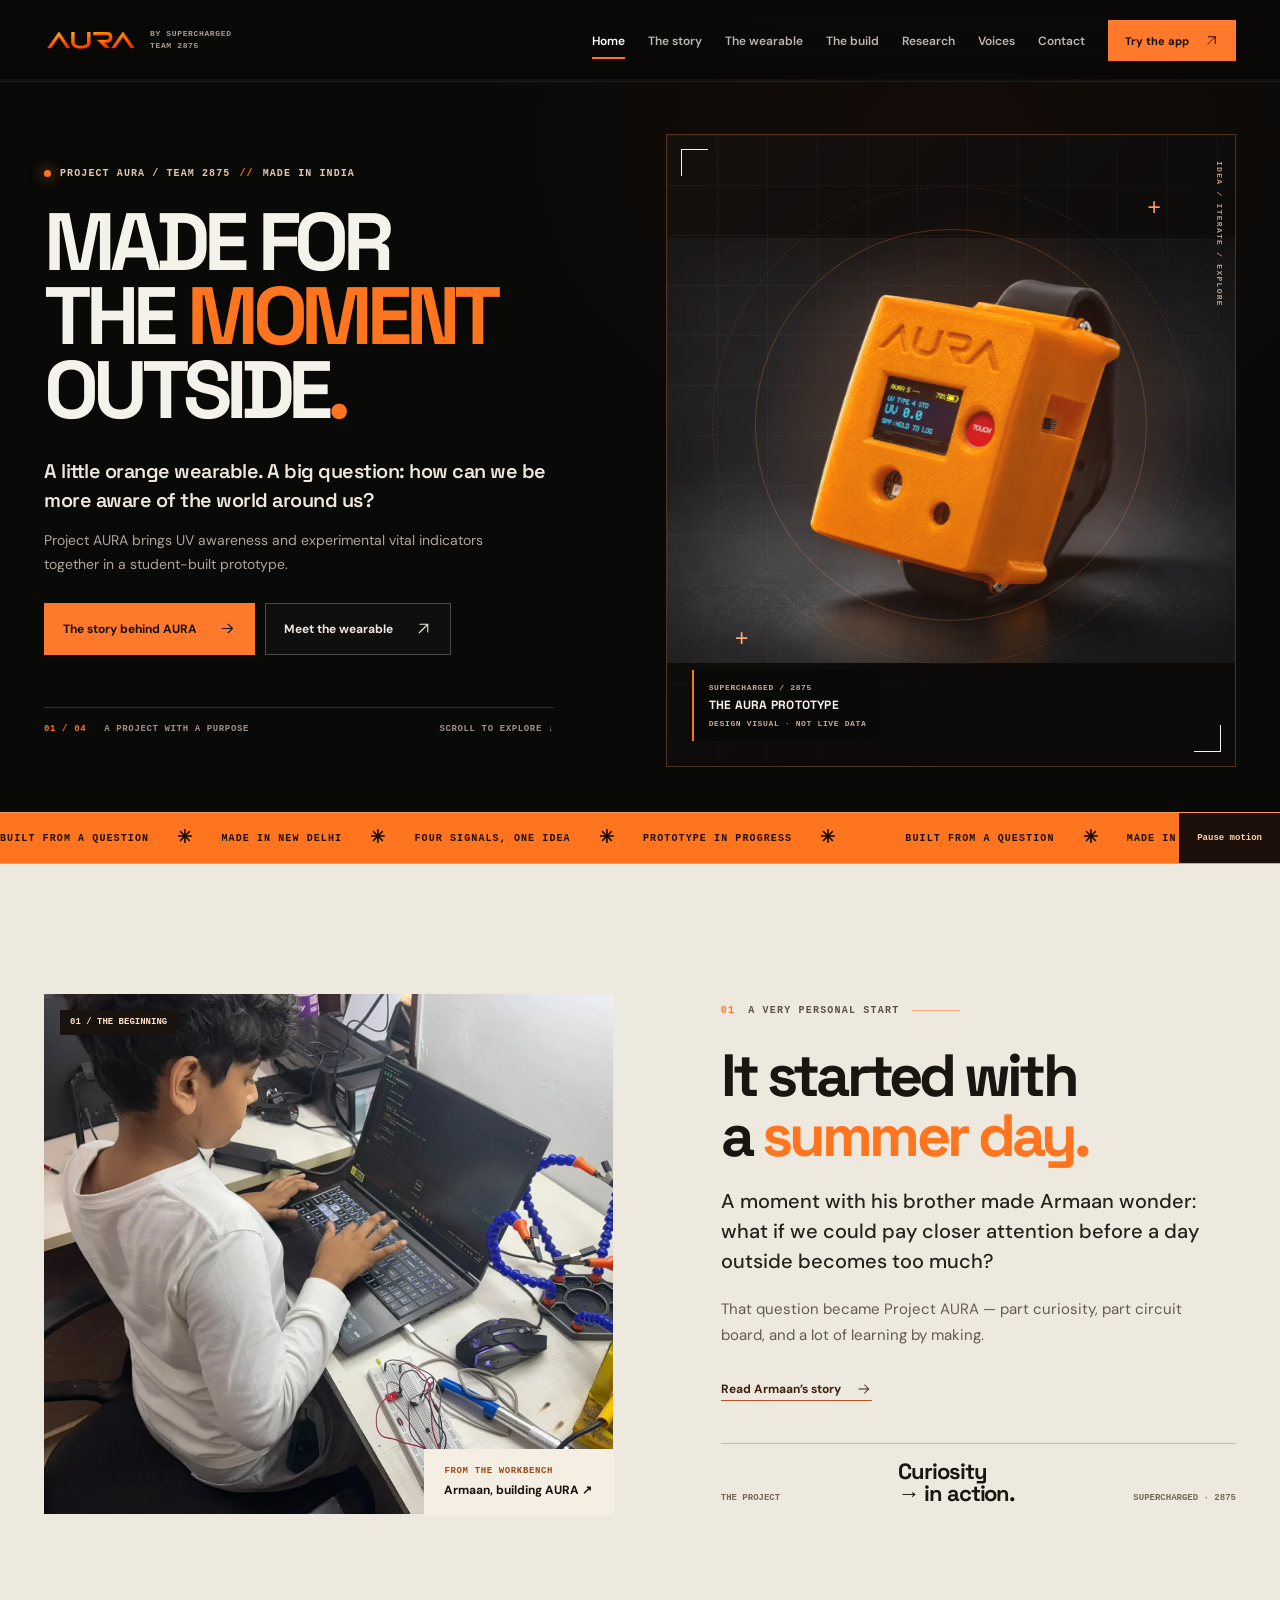
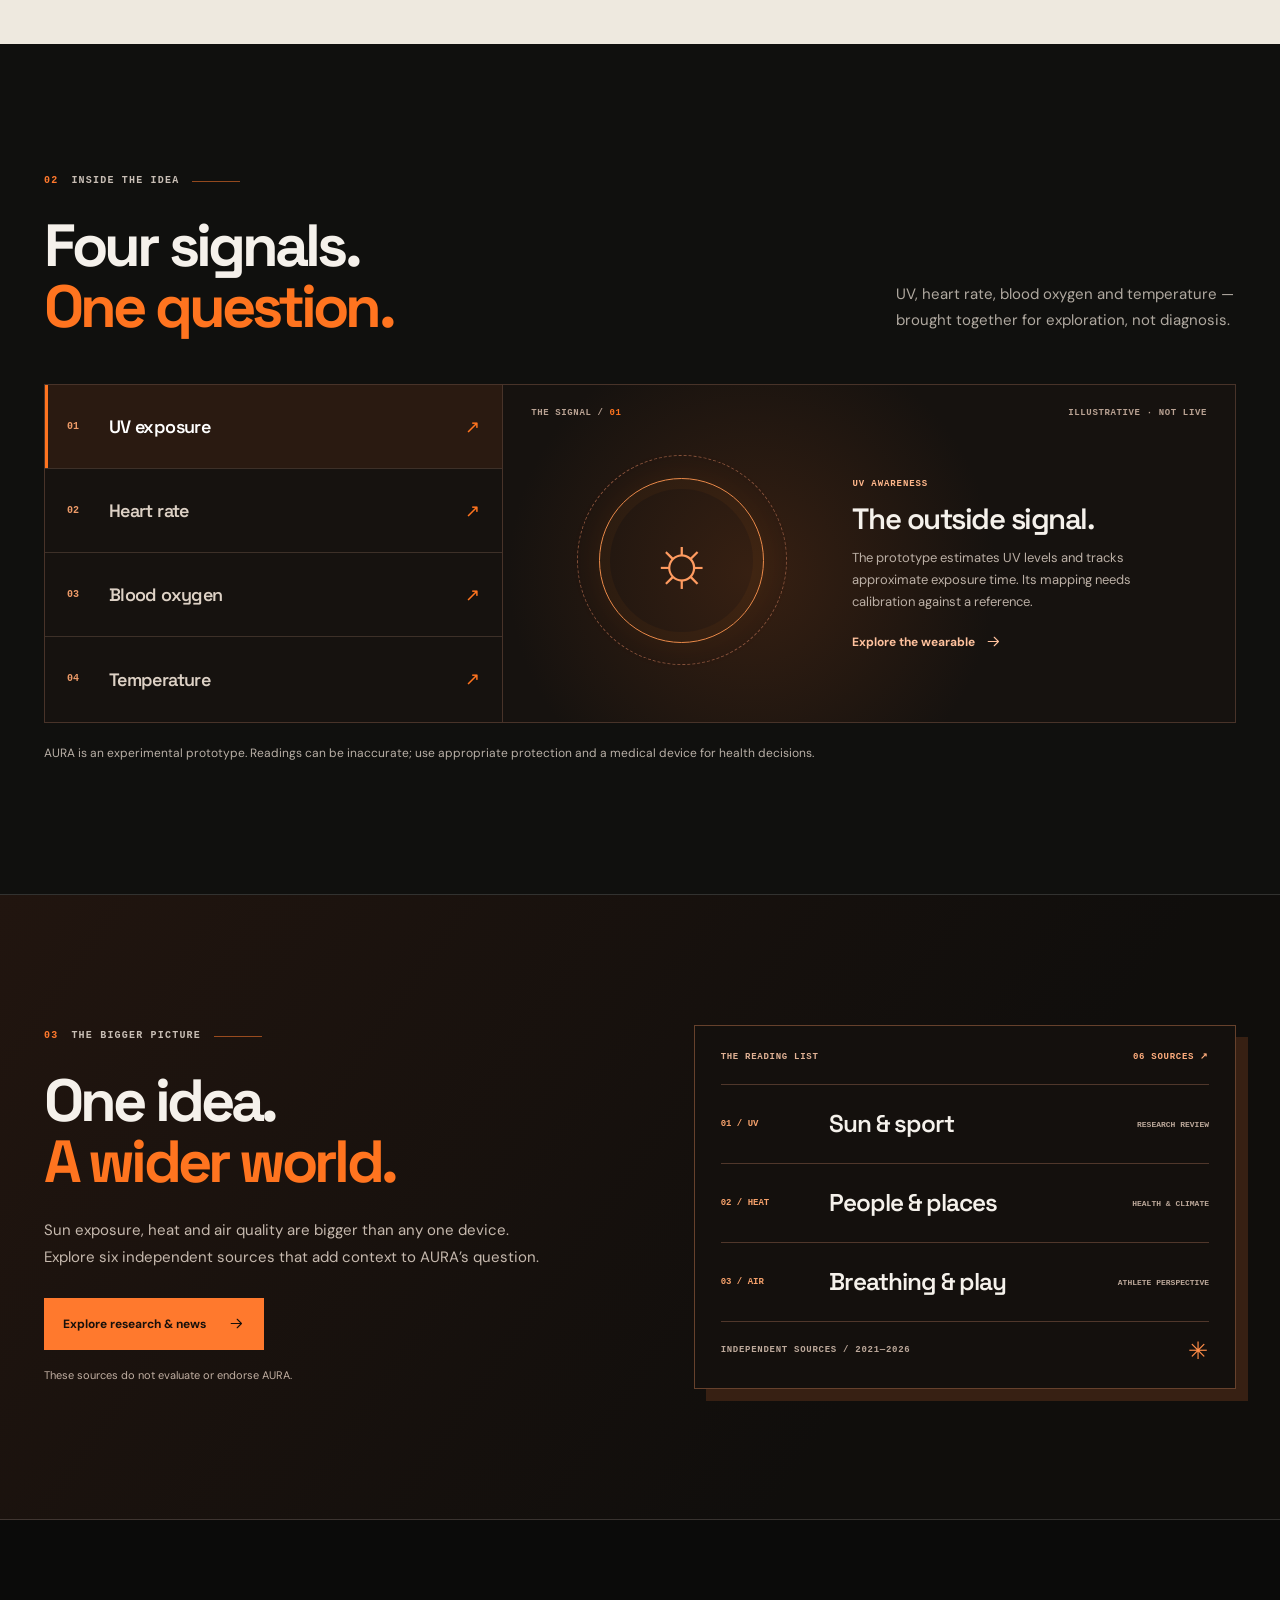
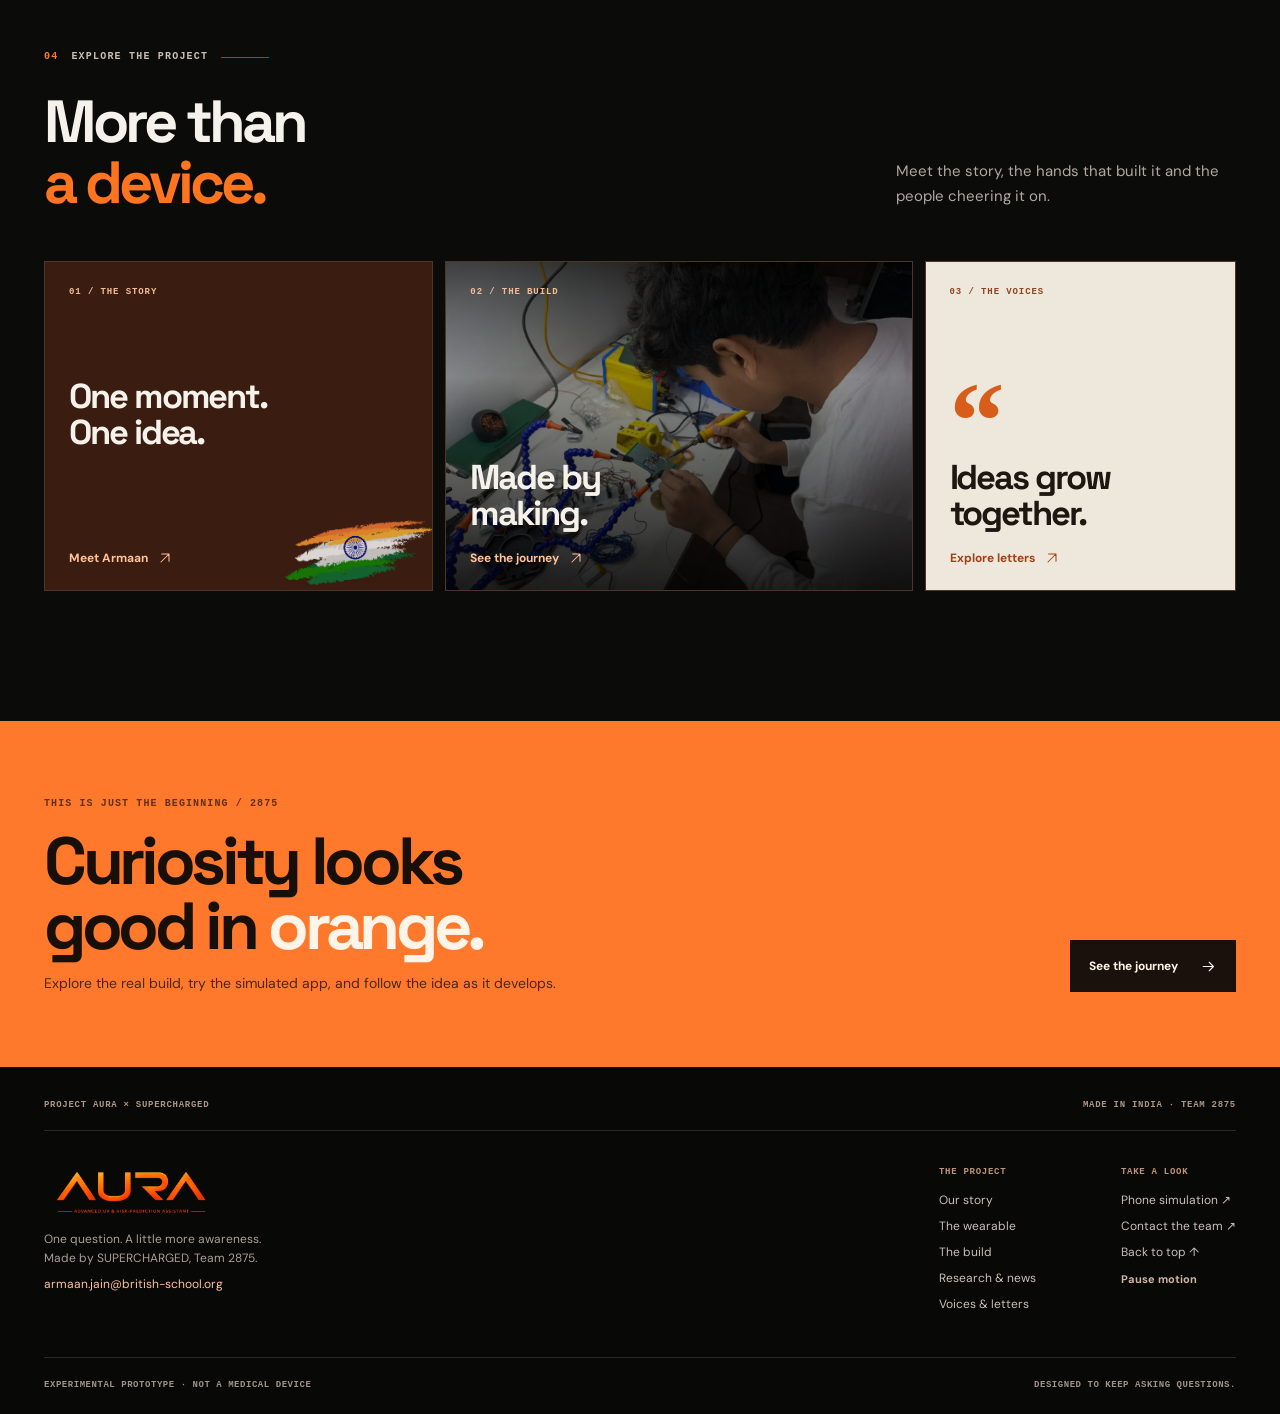
<file: index.html>
<!doctype html>
<html lang="en"><head><meta charset="utf-8"><meta name="viewport" content="width=device-width, initial-scale=1">
<meta name="description" content="Discover Project AURA, a student-built wearable prototype exploring UV awareness and vital indicators."><meta name="theme-color" content="#0a0908"><meta property="og:title" content="Project AURA — Made for the moment outside"><meta property="og:description" content="Discover Project AURA, a student-built wearable prototype exploring UV awareness and vital indicators.">
<title>Project AURA — Made for the moment outside</title><link rel="icon" type="image/png" href="assets/favicon.png"><link rel="preload" href="assets/fonts/space-grotesk-latin.woff2" as="font" type="font/woff2" crossorigin>
<link rel="stylesheet" href="styles.css"><link rel="stylesheet" href="site-enhancements.css"><link rel="stylesheet" href="experience.css"><link rel="stylesheet" href="research.css">
<script defer src="site-content.js"></script><script defer src="app.js"></script><script defer src="experience.js"></script></head>
<body data-page="index"><svg class="svg-defs" xmlns="http://www.w3.org/2000/svg" aria-hidden="true">
<symbol id="icon-arrow" viewBox="0 0 24 24"><path d="M4.5 12h14M13 6l6 6-6 6"/></symbol>
<symbol id="icon-diagonal" viewBox="0 0 24 24"><path d="M6 18 18 6M7 6h11v11"/></symbol>
<symbol id="icon-spark" viewBox="0 0 24 24"><path d="M12 2.5 13.8 9 20.5 12l-6.7 3-1.8 6.5L10.2 15 3.5 12l6.7-3L12 2.5Z"/></symbol>
<symbol id="icon-film" viewBox="0 0 24 24"><rect x="3" y="5" width="18" height="14" rx="2"/><path d="m10 9 5 3-5 3V9Z"/></symbol>
<symbol id="icon-doc" viewBox="0 0 24 24"><path d="M6 3h8l4 4v14H6z"/><path d="M14 3v5h4M9 12h6M9 16h6"/></symbol>
</svg><a class="skip-link" href="#main">Skip to content</a>
<header class="site-header" id="top"><div class="nav-shell wrap">
 <a class="brand" href="index.html" aria-label="AURA BY SUPERCHARGED TEAM 2875 — project home"><img src="assets/aura-mark.webp" width="1080" height="360" alt="AURA"><span class="brand-name"><small>BY SUPERCHARGED<br>TEAM 2875</small></span></a>
 <button class="menu-toggle" type="button" aria-label="Open navigation" aria-controls="site-nav" aria-expanded="false"><span></span><span></span></button>
 <nav class="site-nav" id="site-nav" aria-label="Main navigation"><a href="index.html" aria-current="page">Home</a><a href="story.html">The story</a><a href="device.html">The wearable</a><a href="journey.html">The build</a><a href="research.html">Research</a><a href="letters.html">Voices</a><a href="contact.html">Contact</a><a class="nav-demo" href="device.html#demo">Try the app <svg aria-hidden="true"><use href="#icon-diagonal"/></svg></a></nav>
</div><div class="read-progress" aria-hidden="true"><span id="read-progress"></span></div></header><noscript><nav class="nojs-nav wrap" aria-label="Project pages"><a href="index.html" aria-current="page">Home</a><a href="story.html">The story</a><a href="device.html">The wearable</a><a href="journey.html">The build</a><a href="research.html">Research</a><a href="letters.html">Voices</a><a href="contact.html">Contact</a></nav></noscript><main id="main">
<section class="home-hero wrap" aria-labelledby="home-title">
 <div class="home-hero-copy"><div class="micro-label"><span class="micro-dot"></span> PROJECT AURA / TEAM 2875 <span class="micro-divider">//</span> MADE IN INDIA</div>
 <h1 id="home-title">MADE FOR<br>THE <em>MOMENT</em><br>OUTSIDE<span class="period">.</span></h1>
 <p class="home-lead">A little orange wearable. A big question: how can we be more aware of the world around us?</p>
 <p class="home-sub">Project AURA brings UV awareness and experimental vital indicators together in a student-built prototype.</p>
 <div class="hero-actions"><a class="button button-primary" href="story.html">The story behind AURA <svg aria-hidden="true"><use href="#icon-arrow"/></svg></a><a class="button button-ghost" href="device.html">Meet the wearable <svg aria-hidden="true"><use href="#icon-diagonal"/></svg></a></div>
 <div class="hero-proof"><span><b>01 / 04</b> A PROJECT WITH A PURPOSE</span><span>SCROLL TO EXPLORE ↓</span></div></div>
 <div class="home-stage" aria-label="AURA wearable design visual"><span class="stage-corner corner-tl"></span><span class="stage-corner corner-br"></span><div class="orb orb-one" aria-hidden="true"></div><div class="orb orb-two" aria-hidden="true"></div><div class="stage-cross cross-one" aria-hidden="true">+</div><div class="stage-cross cross-two" aria-hidden="true">+</div><img class="stage-product" src="assets/media/aura-product-visual.webp" width="1535" height="1024" alt="Product visual of the orange AURA wearable."><div class="stage-caption"><span>SUPERCHARGED / 2875</span><strong>THE AURA PROTOTYPE</strong><small>DESIGN VISUAL · NOT LIVE DATA</small></div><div class="stage-vertical">IDEA / ITERATE / EXPLORE</div></div>
</section>
<div class="ticker-shell" aria-label="Project themes"><div class="ticker-viewport" aria-hidden="true"><div class="ticker-track"><span>BUILT FROM A QUESTION <i>✳</i> MADE IN NEW DELHI <i>✳</i> FOUR SIGNALS, ONE IDEA <i>✳</i> PROTOTYPE IN PROGRESS <i>✳</i></span><span>BUILT FROM A QUESTION <i>✳</i> MADE IN NEW DELHI <i>✳</i> FOUR SIGNALS, ONE IDEA <i>✳</i> PROTOTYPE IN PROGRESS <i>✳</i></span></div></div><button type="button" class="motion-control ticker-pause" data-motion-toggle aria-pressed="false">Pause motion</button></div>
<section class="origin-section section" aria-labelledby="origin-title"><div class="wrap origin-layout"><div class="origin-photo"><img src="assets/media/coding-03.webp" width="1280" height="960" loading="lazy" alt="Armaan working on the AURA prototype at his workbench."><div class="image-note"><b>FROM THE WORKBENCH</b><span>Armaan, building AURA ↗</span></div><span class="photo-index">01 / THE BEGINNING</span></div><div class="origin-copy"><div class="section-tag"><span>01</span> A VERY PERSONAL START <i></i></div><h2 id="origin-title">It started with<br>a <em>summer day.</em></h2><p class="large-copy">A moment with his brother made Armaan wonder: what if we could pay closer attention before a day outside becomes too much?</p><p>That question became Project AURA — part curiosity, part circuit board, and a lot of learning by making.</p><a class="text-link" href="story.html">Read Armaan’s story <svg aria-hidden="true"><use href="#icon-arrow"/></svg></a><div class="origin-stamp"><span>THE PROJECT</span><strong>Curiosity<br>→ in action.</strong><small>SUPERCHARGED · 2875</small></div></div></div></section>
<section class="signal-lab section" aria-labelledby="signal-title"><div class="wrap"><div class="section-heading"><div><div class="section-tag"><span>02</span> INSIDE THE IDEA <i></i></div><h2 id="signal-title">Four signals.<br><em>One question.</em></h2></div><p>UV, heart rate, blood oxygen and temperature — brought together for exploration, not diagnosis.</p></div>
<div class="signal-console"><div class="signal-selector" role="group" aria-label="Explore AURA's signals"><button type="button" data-signal="uv" class="is-active" aria-pressed="true"><span>01</span><strong>UV exposure</strong><i>↗</i></button><button type="button" data-signal="heart" aria-pressed="false"><span>02</span><strong>Heart rate</strong><i>↗</i></button><button type="button" data-signal="oxygen" aria-pressed="false"><span>03</span><strong>Blood oxygen</strong><i>↗</i></button><button type="button" data-signal="temp" aria-pressed="false"><span>04</span><strong>Temperature</strong><i>↗</i></button></div><div class="signal-display" aria-live="polite"><div class="signal-display-head"><span>THE SIGNAL / <b id="signal-index">01</b></span><span>ILLUSTRATIVE · NOT LIVE</span></div><div class="signal-art" aria-hidden="true"><div class="signal-art-ring"><span id="signal-glyph">☼</span></div><div class="signal-art-orbit"></div></div><div class="signal-info"><span id="signal-kicker">UV AWARENESS</span><h3 id="signal-heading">The outside signal.</h3><p id="signal-description">The prototype estimates UV levels and tracks approximate exposure time. Its mapping needs calibration against a reference.</p><a href="device.html">Explore the wearable <svg aria-hidden="true"><use href="#icon-arrow"/></svg></a></div></div></div><p class="tiny-disclaimer">AURA is an experimental prototype. Readings can be inaccurate; use appropriate protection and a medical device for health decisions.</p></div></section>
<section class="research-teaser section" aria-labelledby="research-teaser-title"><div class="wrap research-teaser-layout"><div class="research-teaser-copy"><div class="section-tag"><span>03</span> THE BIGGER PICTURE <i></i></div><h2 id="research-teaser-title">One idea.<br><em>A wider world.</em></h2><p>Sun exposure, heat and air quality are bigger than any one device. Explore six independent sources that add context to AURA’s question.</p><a class="button button-primary" href="research.html">Explore research &amp; news <svg aria-hidden="true"><use href="#icon-arrow"/></svg></a><small>These sources do not evaluate or endorse AURA.</small></div><div class="reading-board" aria-label="The reading list covers sun, heat and air"><div class="reading-board-head"><span>THE READING LIST</span><span>06 SOURCES ↗</span></div><div class="reading-board-row"><span>01 / UV</span><strong>Sun &amp; sport</strong><small>RESEARCH REVIEW</small></div><div class="reading-board-row"><span>02 / HEAT</span><strong>People &amp; places</strong><small>HEALTH &amp; CLIMATE</small></div><div class="reading-board-row"><span>03 / AIR</span><strong>Breathing &amp; play</strong><small>ATHLETE PERSPECTIVE</small></div><div class="reading-board-foot"><span>INDEPENDENT SOURCES / 2021—2026</span><span>✳</span></div></div></div></section>
<section class="chapters-section section" aria-labelledby="chapters-title"><div class="wrap"><div class="section-heading"><div><div class="section-tag"><span>04</span> EXPLORE THE PROJECT <i></i></div><h2 id="chapters-title">More than<br><em>a device.</em></h2></div><p>Meet the story, the hands that built it and the people cheering it on.</p></div><div class="chapter-grid"><a href="story.html" class="chapter-card chapter-story"><span class="chapter-number">01 / THE STORY</span><h3>One moment.<br>One idea.</h3><span class="chapter-link">Meet Armaan <svg aria-hidden="true"><use href="#icon-diagonal"/></svg></span><img src="assets/media/india-brush.png" width="1462" height="609" loading="lazy" alt=""></a><a href="journey.html" class="chapter-card chapter-build"><img src="assets/media/circuit-04.webp" width="1280" height="960" loading="lazy" alt=""><span class="chapter-number">02 / THE BUILD</span><div><h3>Made by<br>making.</h3><span class="chapter-link">See the journey <svg aria-hidden="true"><use href="#icon-diagonal"/></svg></span></div></a><a href="letters.html" class="chapter-card chapter-voices"><span class="chapter-number">03 / THE VOICES</span><div class="quote-glyph" aria-hidden="true">“</div><h3>Ideas grow<br>together.</h3><span class="chapter-link">Explore letters <svg aria-hidden="true"><use href="#icon-diagonal"/></svg></span></a></div></div></section>
<section class="home-callout"><div class="wrap callout-inner"><div><span class="micro-label">THIS IS JUST THE BEGINNING / 2875</span><h2>Curiosity looks<br>good in <em>orange.</em></h2><p>Explore the real build, try the simulated app, and follow the idea as it develops.</p></div><a class="button button-primary" href="journey.html">See the journey <svg aria-hidden="true"><use href="#icon-arrow"/></svg></a></div></section></main><footer class="site-footer site-footer-v2"><div class="wrap">
 <div class="footer-topline"><span>PROJECT AURA × SUPERCHARGED</span><span>MADE IN INDIA · TEAM 2875</span></div>
 <div class="footer-main"><div class="footer-brand"><a href="index.html" aria-label="Project AURA home"><img src="assets/aura-logo.webp" width="1080" height="321" loading="lazy" alt="AURA — Advanced UV &amp; Risk-prediction Assistant"></a><p>One question. A little more awareness.<br>Made by SUPERCHARGED, Team 2875.</p><a class="footer-email" href="mailto:armaan.jain@british-school.org">armaan.jain@british-school.org</a></div>
 <div class="footer-links"><div><span>THE PROJECT</span><a href="story.html">Our story</a><a href="device.html">The wearable</a><a href="journey.html">The build</a><a href="research.html">Research &amp; news</a><a href="letters.html">Voices &amp; letters</a></div><div><span>TAKE A LOOK</span><a href="device.html#demo">Phone simulation ↗</a><a href="contact.html">Contact the team ↗</a><a href="#top">Back to top ↑</a><button type="button" class="motion-control" data-motion-toggle aria-pressed="false">Pause motion</button></div></div></div>
 <div class="footer-bottom"><span>EXPERIMENTAL PROTOTYPE · NOT A MEDICAL DEVICE</span><span>DESIGNED TO KEEP ASKING QUESTIONS.</span></div>
 </div></footer>
<noscript><p class="noscript-note">The project pages and letters work without JavaScript. Enable it to use the animated signal selector, photo viewer and score examples.</p></noscript></body></html>
</file>
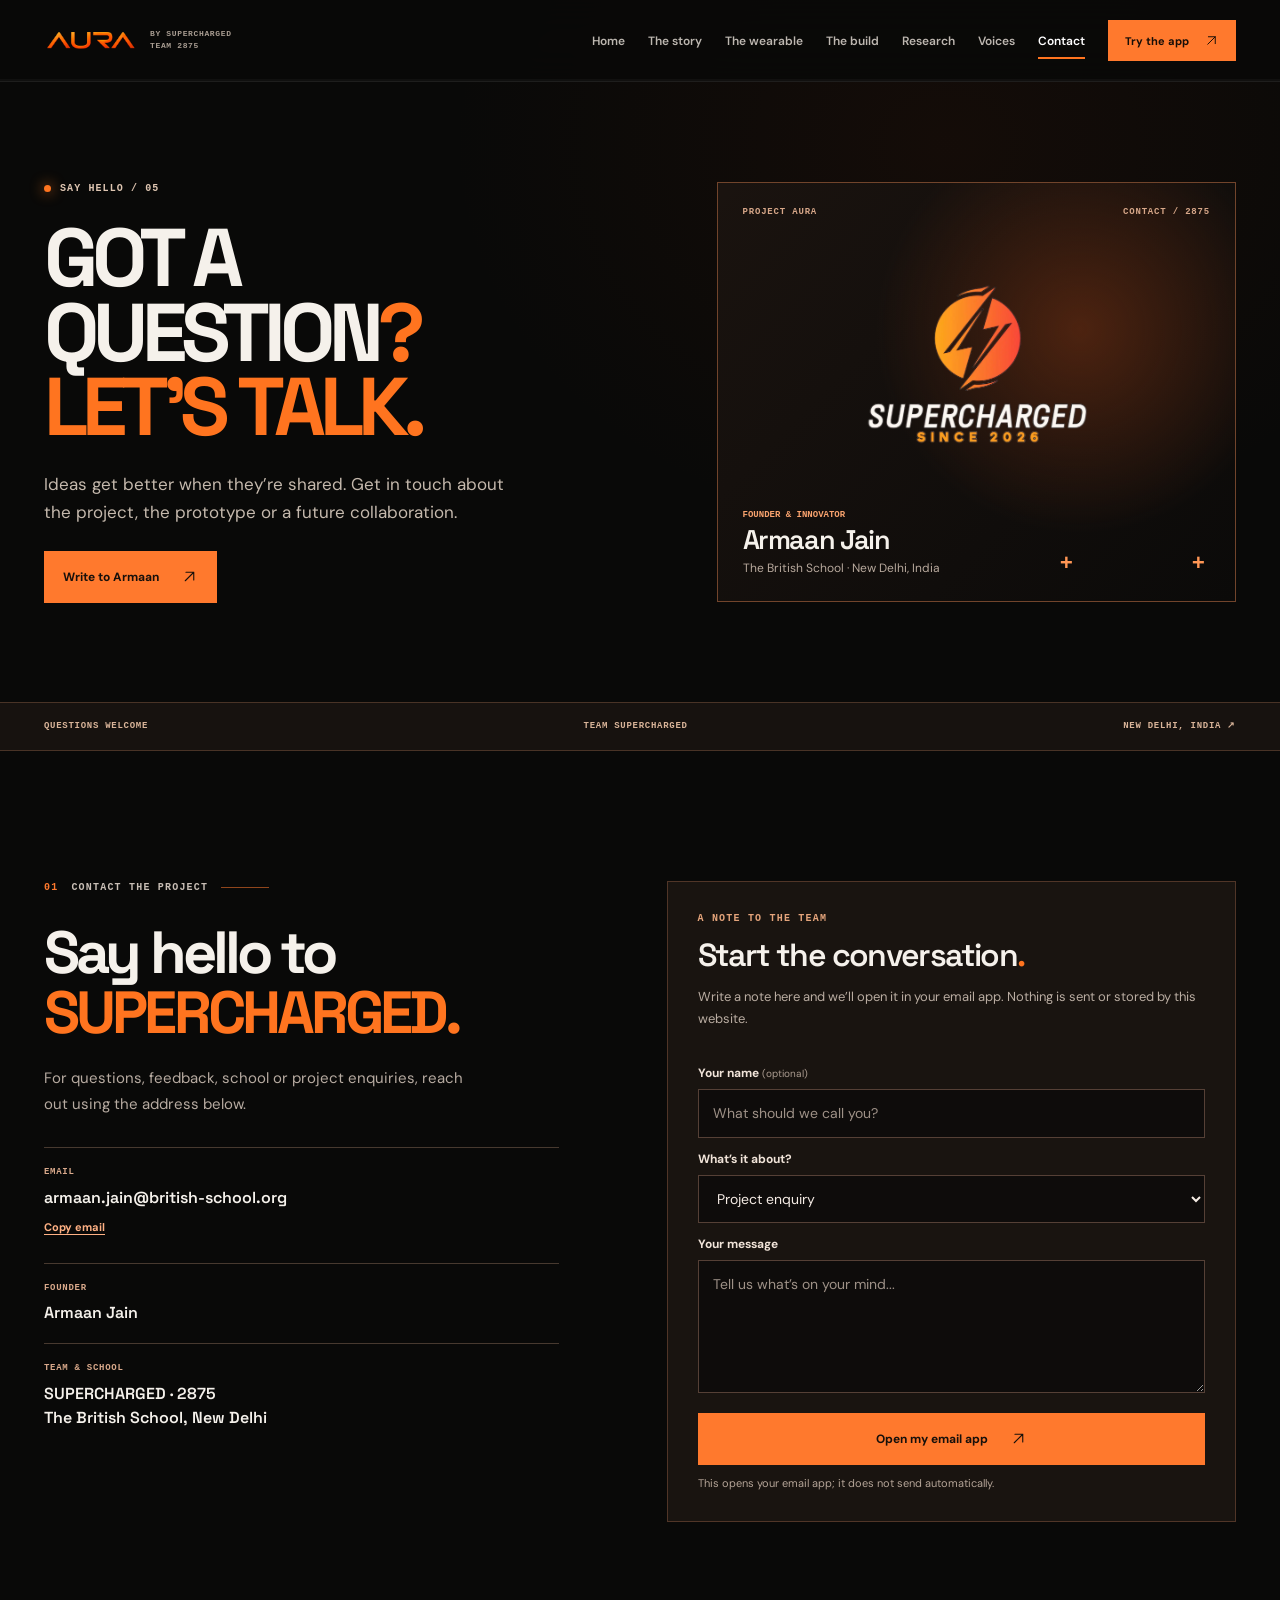
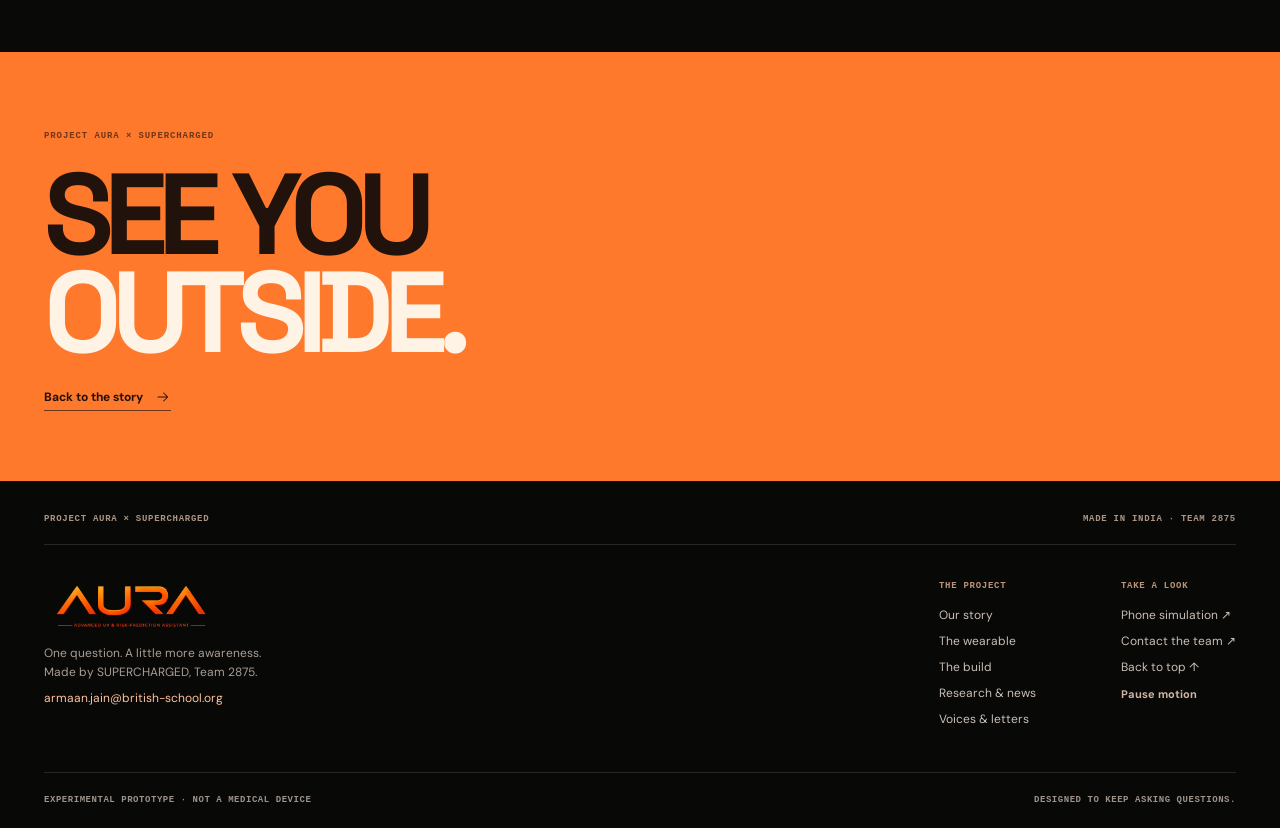
<file: contact.html>
<!doctype html>
<html lang="en"><head><meta charset="utf-8"><meta name="viewport" content="width=device-width, initial-scale=1">
<meta name="description" content="Contact Armaan Jain and SUPERCHARGED, the team behind Project AURA."><meta name="theme-color" content="#0a0908"><meta property="og:title" content="Contact — Project AURA"><meta property="og:description" content="Contact Armaan Jain and SUPERCHARGED, the team behind Project AURA.">
<title>Contact — Project AURA</title><link rel="icon" type="image/png" href="assets/favicon.png"><link rel="preload" href="assets/fonts/space-grotesk-latin.woff2" as="font" type="font/woff2" crossorigin>
<link rel="stylesheet" href="styles.css"><link rel="stylesheet" href="site-enhancements.css"><link rel="stylesheet" href="experience.css"><link rel="stylesheet" href="research.css">
<script defer src="site-content.js"></script><script defer src="app.js"></script><script defer src="experience.js"></script></head>
<body data-page="contact"><svg class="svg-defs" xmlns="http://www.w3.org/2000/svg" aria-hidden="true">
<symbol id="icon-arrow" viewBox="0 0 24 24"><path d="M4.5 12h14M13 6l6 6-6 6"/></symbol>
<symbol id="icon-diagonal" viewBox="0 0 24 24"><path d="M6 18 18 6M7 6h11v11"/></symbol>
<symbol id="icon-spark" viewBox="0 0 24 24"><path d="M12 2.5 13.8 9 20.5 12l-6.7 3-1.8 6.5L10.2 15 3.5 12l6.7-3L12 2.5Z"/></symbol>
<symbol id="icon-film" viewBox="0 0 24 24"><rect x="3" y="5" width="18" height="14" rx="2"/><path d="m10 9 5 3-5 3V9Z"/></symbol>
<symbol id="icon-doc" viewBox="0 0 24 24"><path d="M6 3h8l4 4v14H6z"/><path d="M14 3v5h4M9 12h6M9 16h6"/></symbol>
</svg><a class="skip-link" href="#main">Skip to content</a>
<header class="site-header" id="top"><div class="nav-shell wrap">
 <a class="brand" href="index.html" aria-label="AURA BY SUPERCHARGED TEAM 2875 — project home"><img src="assets/aura-mark.webp" width="1080" height="360" alt="AURA"><span class="brand-name"><small>BY SUPERCHARGED<br>TEAM 2875</small></span></a>
 <button class="menu-toggle" type="button" aria-label="Open navigation" aria-controls="site-nav" aria-expanded="false"><span></span><span></span></button>
 <nav class="site-nav" id="site-nav" aria-label="Main navigation"><a href="index.html">Home</a><a href="story.html">The story</a><a href="device.html">The wearable</a><a href="journey.html">The build</a><a href="research.html">Research</a><a href="letters.html">Voices</a><a href="contact.html" aria-current="page">Contact</a><a class="nav-demo" href="device.html#demo">Try the app <svg aria-hidden="true"><use href="#icon-diagonal"/></svg></a></nav>
</div><div class="read-progress" aria-hidden="true"><span id="read-progress"></span></div></header><noscript><nav class="nojs-nav wrap" aria-label="Project pages"><a href="index.html">Home</a><a href="story.html">The story</a><a href="device.html">The wearable</a><a href="journey.html">The build</a><a href="research.html">Research</a><a href="letters.html">Voices</a><a href="contact.html" aria-current="page">Contact</a></nav></noscript><main id="main">
<section class="contact-hero wrap"><div><div class="micro-label"><span class="micro-dot"></span> SAY HELLO / 05</div><h1>GOT A<br>QUESTION<span class="period">?</span><br><em>LET’S TALK.</em></h1><p>Ideas get better when they’re shared. Get in touch about the project, the prototype or a future collaboration.</p><a class="button button-primary" href="mailto:armaan.jain@british-school.org?subject=Hello%20Project%20AURA">Write to Armaan <svg aria-hidden="true"><use href="#icon-diagonal"/></svg></a></div><div class="contact-card"><div class="contact-card-top"><span>PROJECT AURA</span><span>CONTACT / 2875</span></div><img src="assets/supercharged-logo.webp" width="1000" height="802" alt="SUPERCHARGED team logo"><div class="contact-card-info"><span>FOUNDER &amp; INNOVATOR</span><strong>Armaan Jain</strong><small>The British School · New Delhi, India</small></div><div class="card-marks" aria-hidden="true">+&nbsp;&nbsp;&nbsp;&nbsp;&nbsp;&nbsp;&nbsp;&nbsp; +</div></div></section>
<div class="chapter-line"><div class="wrap"><span>QUESTIONS WELCOME</span><span>TEAM SUPERCHARGED</span><span>NEW DELHI, INDIA ↗</span></div></div>
<section class="section wrap contact-section"><div class="contact-details"><div class="section-tag"><span>01</span> CONTACT THE PROJECT <i></i></div><h2>Say hello to<br><em>SUPERCHARGED.</em></h2><p>For questions, feedback, school or project enquiries, reach out using the address below.</p><div class="contact-row"><span>EMAIL</span><a href="mailto:armaan.jain@british-school.org">armaan.jain@british-school.org</a><button type="button" class="copy-email" data-copy-email data-email="armaan.jain@british-school.org">Copy email</button><small class="copy-status" aria-live="polite"></small></div><div class="contact-row"><span>FOUNDER</span><strong>Armaan Jain</strong></div><div class="contact-row"><span>TEAM &amp; SCHOOL</span><strong>SUPERCHARGED · 2875<br>The British School, New Delhi</strong></div></div><div class="contact-compose"><div class="mini-label">A NOTE TO THE TEAM</div><h3>Start the conversation<span class="period">.</span></h3><p>Write a note here and we’ll open it in your email app. Nothing is sent or stored by this website.</p><form id="contact-form"><label for="contact-name">Your name <small>(optional)</small></label><input id="contact-name" name="name" type="text" autocomplete="name" maxlength="100" placeholder="What should we call you?"><label for="contact-topic">What’s it about?</label><select id="contact-topic" name="topic"><option>Project enquiry</option><option>Feedback or a question</option><option>Partnership or collaboration</option><option>School or event</option></select><label for="contact-message">Your message</label><textarea id="contact-message" name="message" rows="5" maxlength="3000" required placeholder="Tell us what’s on your mind..."></textarea><button class="button button-primary" type="submit">Open my email app <svg aria-hidden="true"><use href="#icon-diagonal"/></svg></button><p class="form-status" aria-live="polite">This opens your email app; it does not send automatically.</p></form><noscript><p>To get in touch, use the email link on this page.</p></noscript></div></section>
<section class="contact-ending"><div class="wrap"><span>PROJECT AURA × SUPERCHARGED</span><h2>SEE YOU<br><em>OUTSIDE.</em></h2><a href="story.html">Back to the story <svg aria-hidden="true"><use href="#icon-arrow"/></svg></a></div></section></main><footer class="site-footer site-footer-v2"><div class="wrap">
 <div class="footer-topline"><span>PROJECT AURA × SUPERCHARGED</span><span>MADE IN INDIA · TEAM 2875</span></div>
 <div class="footer-main"><div class="footer-brand"><a href="index.html" aria-label="Project AURA home"><img src="assets/aura-logo.webp" width="1080" height="321" loading="lazy" alt="AURA — Advanced UV &amp; Risk-prediction Assistant"></a><p>One question. A little more awareness.<br>Made by SUPERCHARGED, Team 2875.</p><a class="footer-email" href="mailto:armaan.jain@british-school.org">armaan.jain@british-school.org</a></div>
 <div class="footer-links"><div><span>THE PROJECT</span><a href="story.html">Our story</a><a href="device.html">The wearable</a><a href="journey.html">The build</a><a href="research.html">Research &amp; news</a><a href="letters.html">Voices &amp; letters</a></div><div><span>TAKE A LOOK</span><a href="device.html#demo">Phone simulation ↗</a><a href="contact.html">Contact the team ↗</a><a href="#top">Back to top ↑</a><button type="button" class="motion-control" data-motion-toggle aria-pressed="false">Pause motion</button></div></div></div>
 <div class="footer-bottom"><span>EXPERIMENTAL PROTOTYPE · NOT A MEDICAL DEVICE</span><span>DESIGNED TO KEEP ASKING QUESTIONS.</span></div>
 </div></footer>
<noscript><p class="noscript-note">The project pages and letters work without JavaScript. Enable it to use the animated signal selector, photo viewer and score examples.</p></noscript></body></html>
</file>
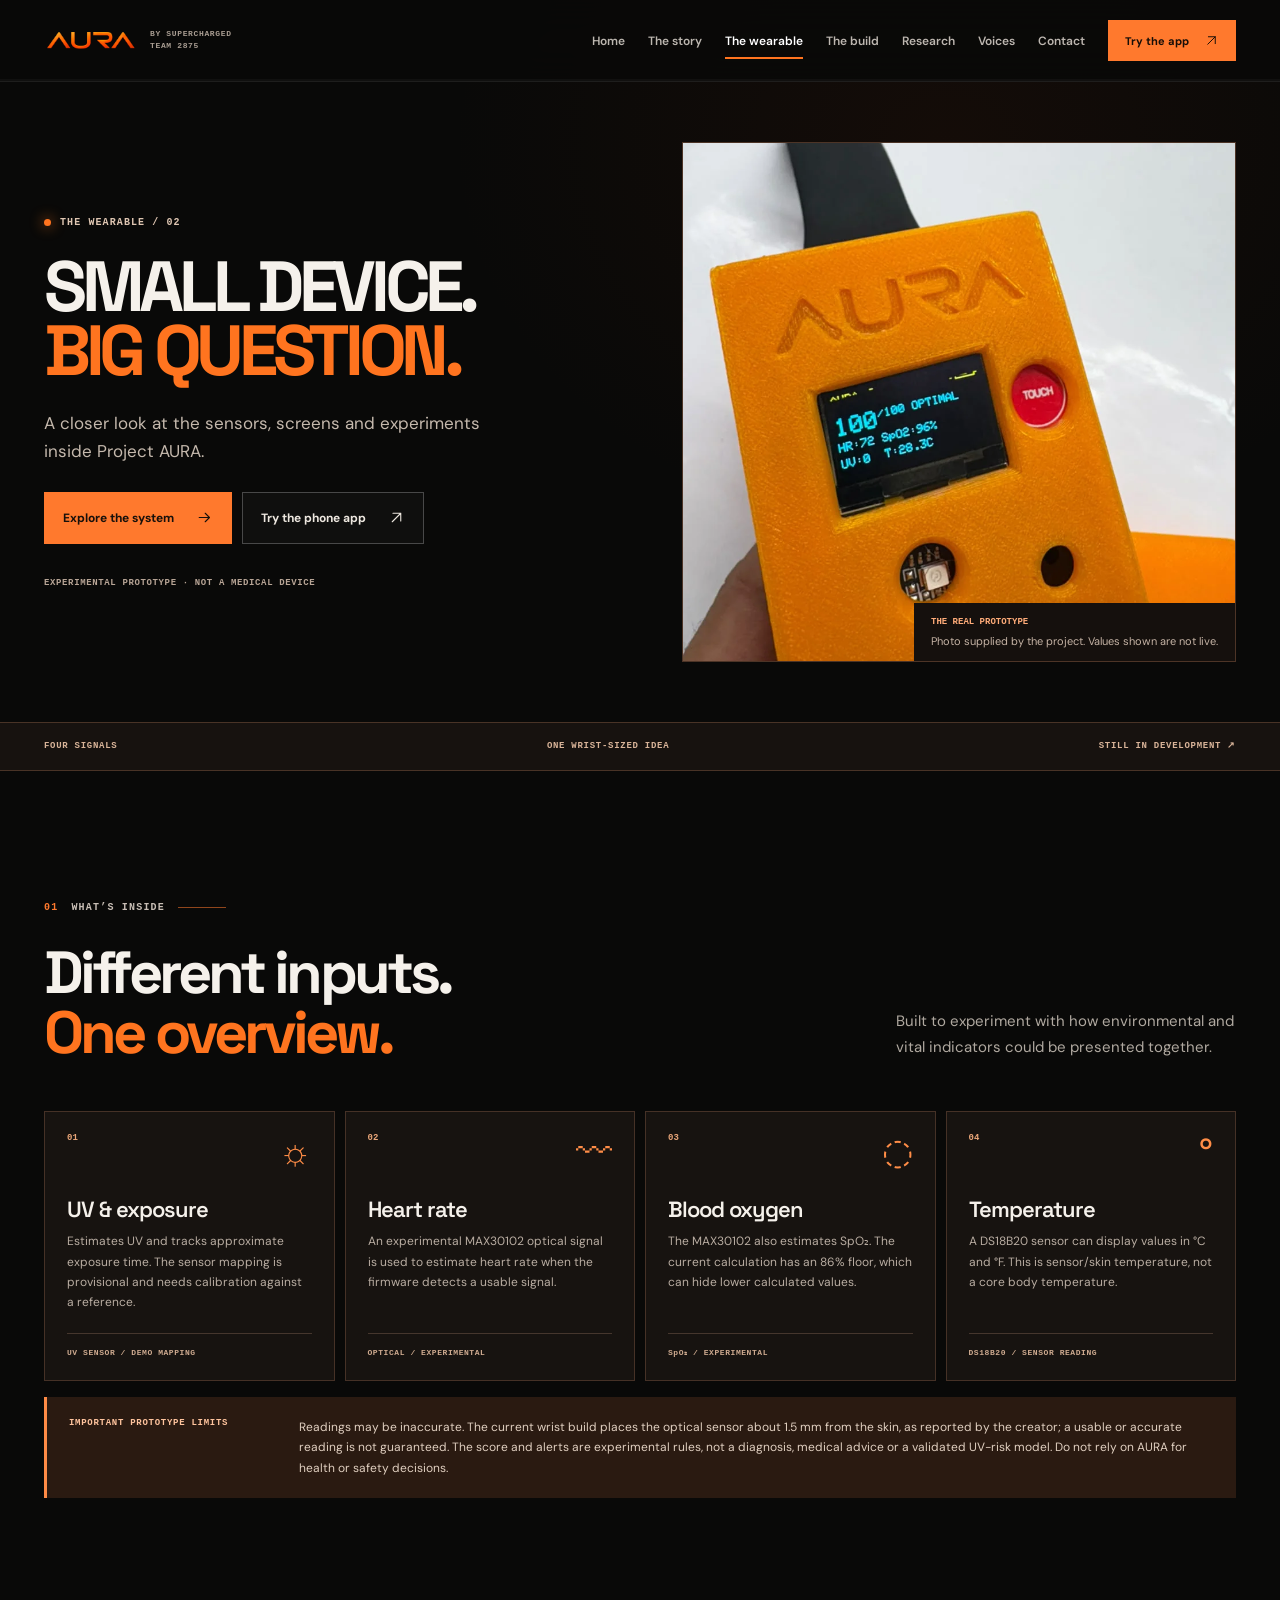
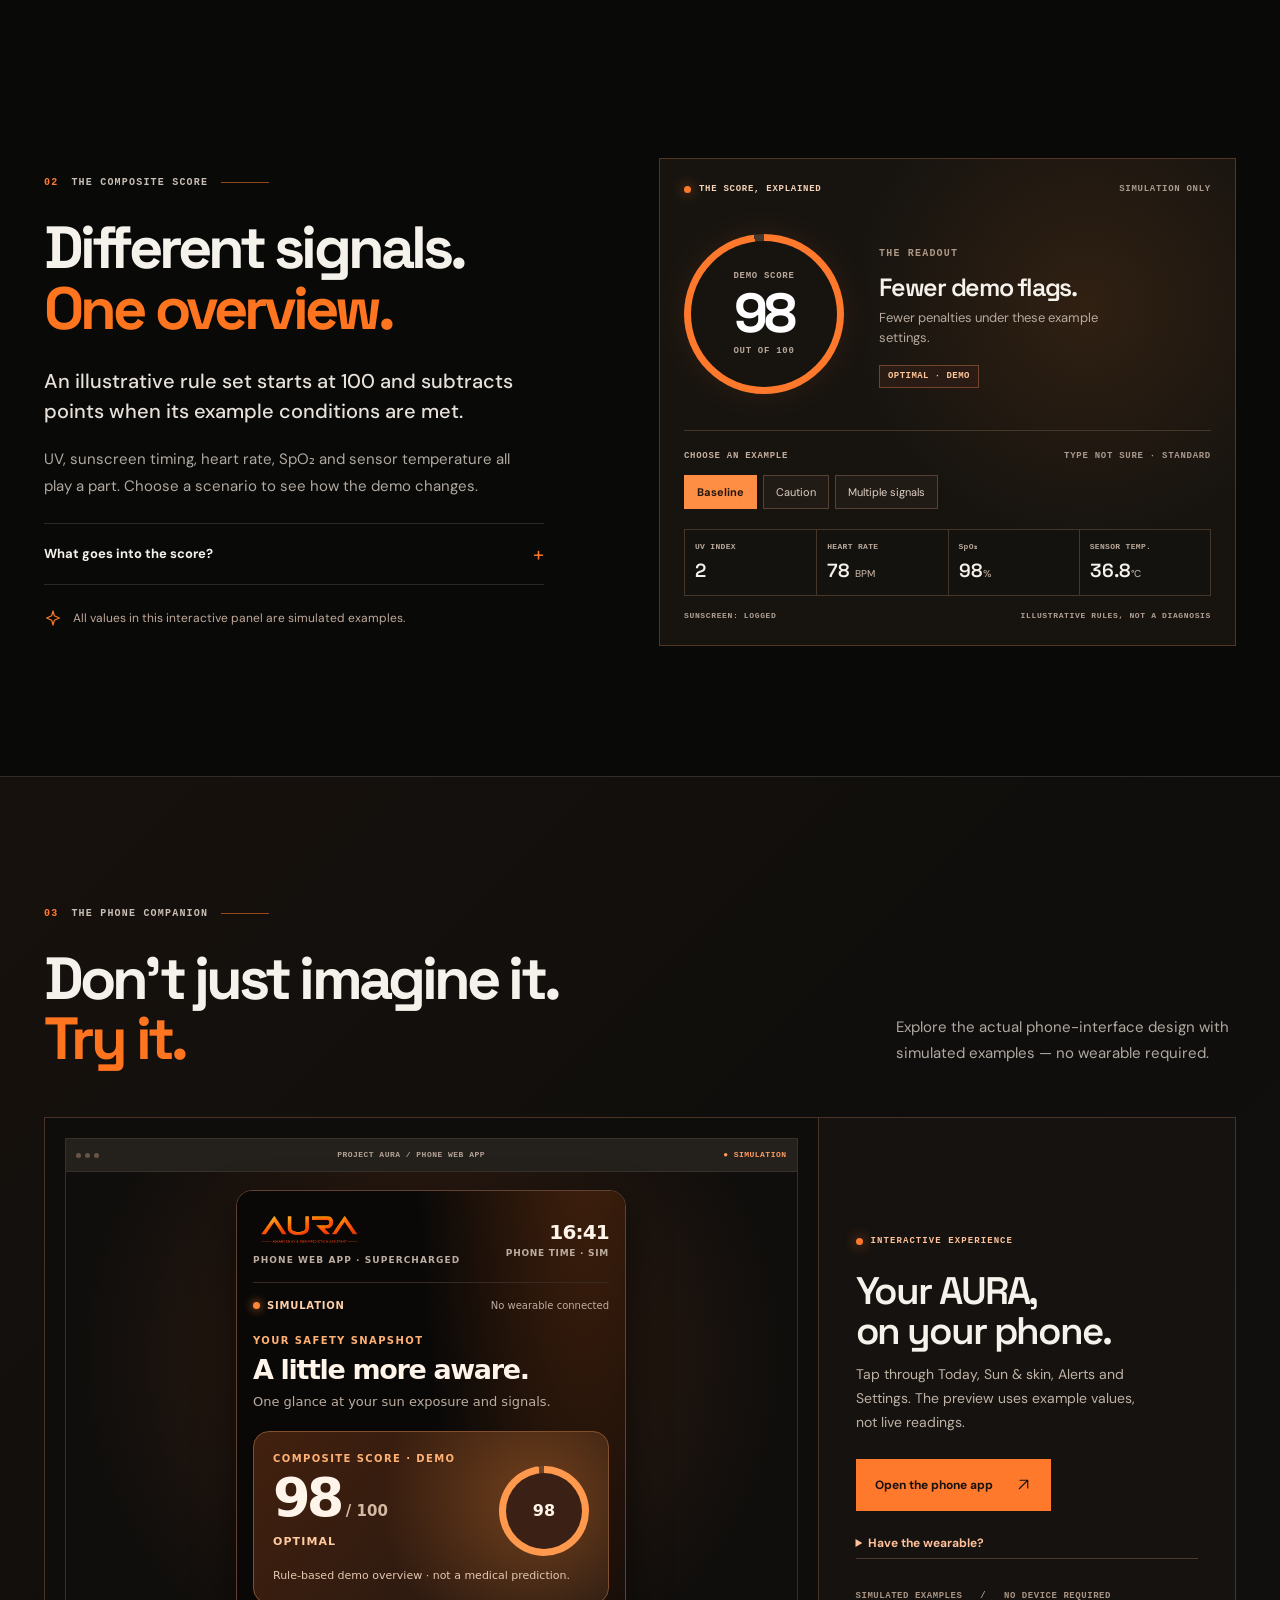
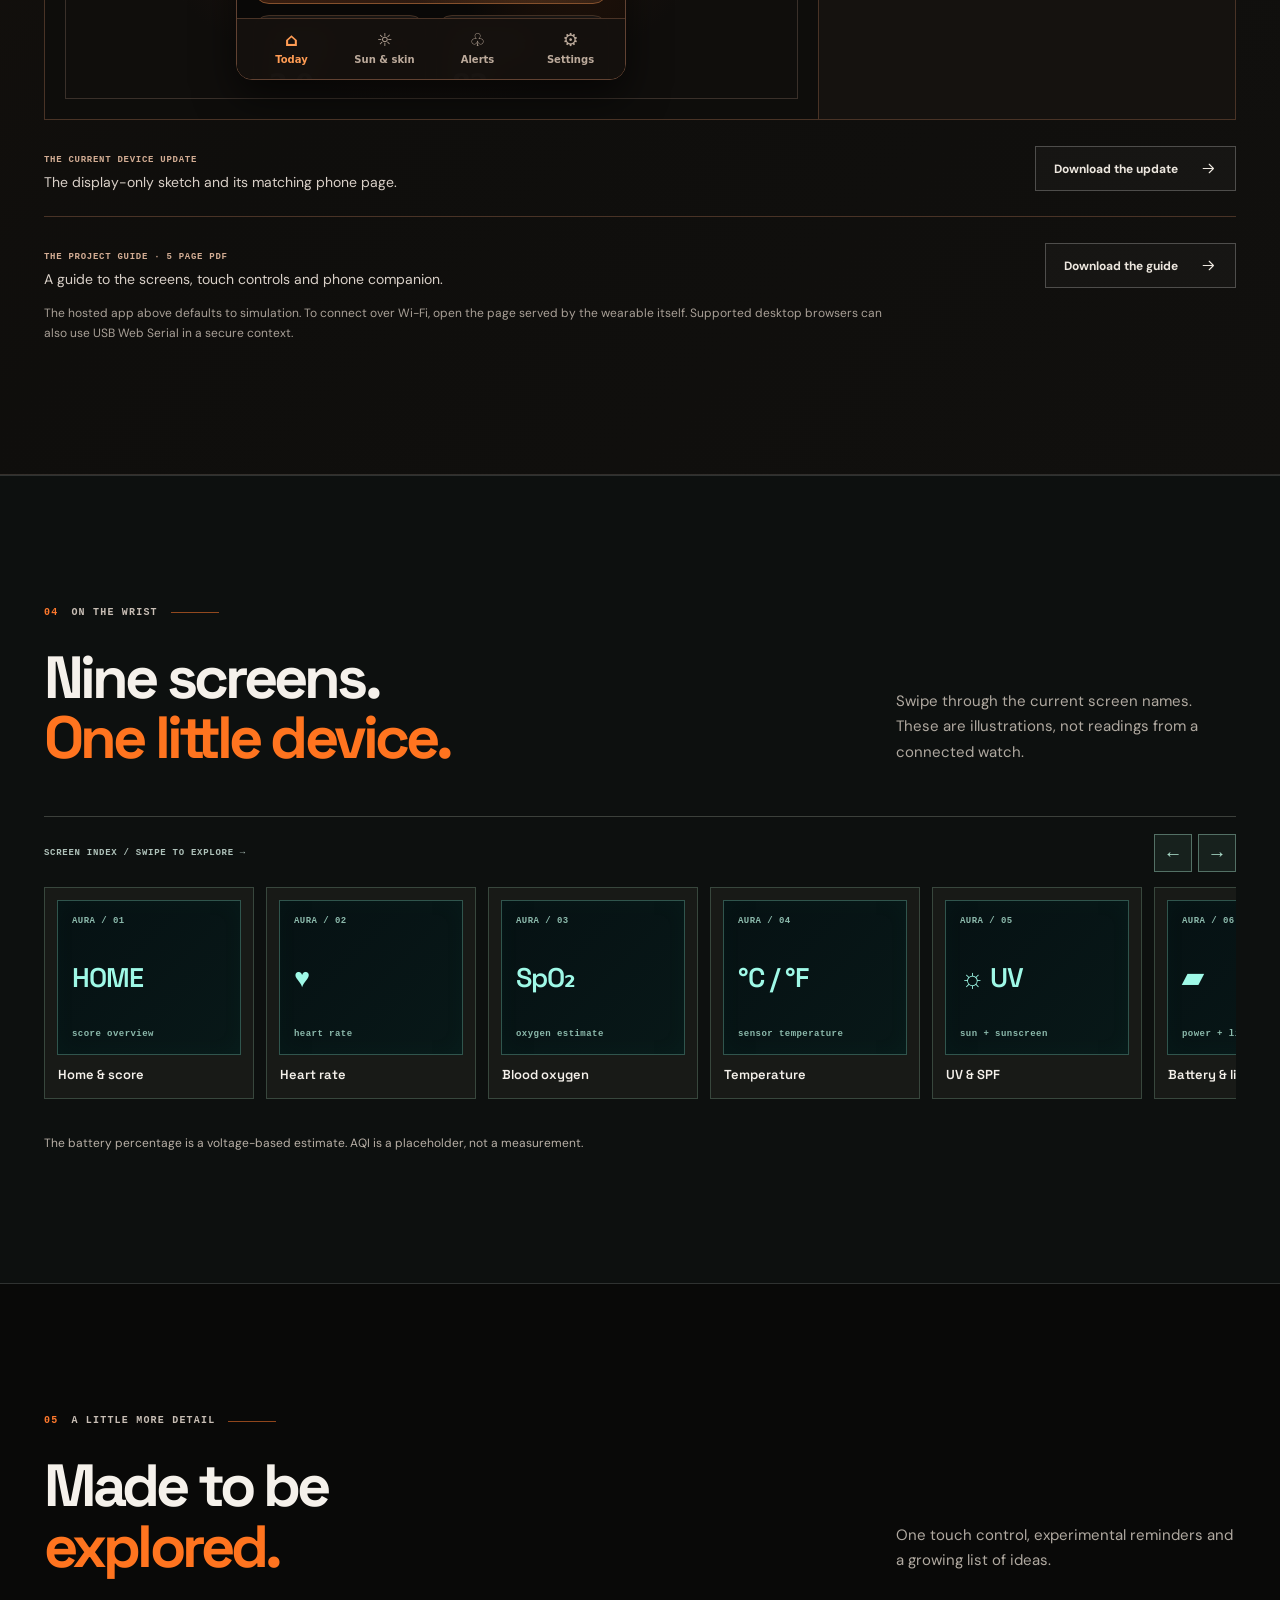
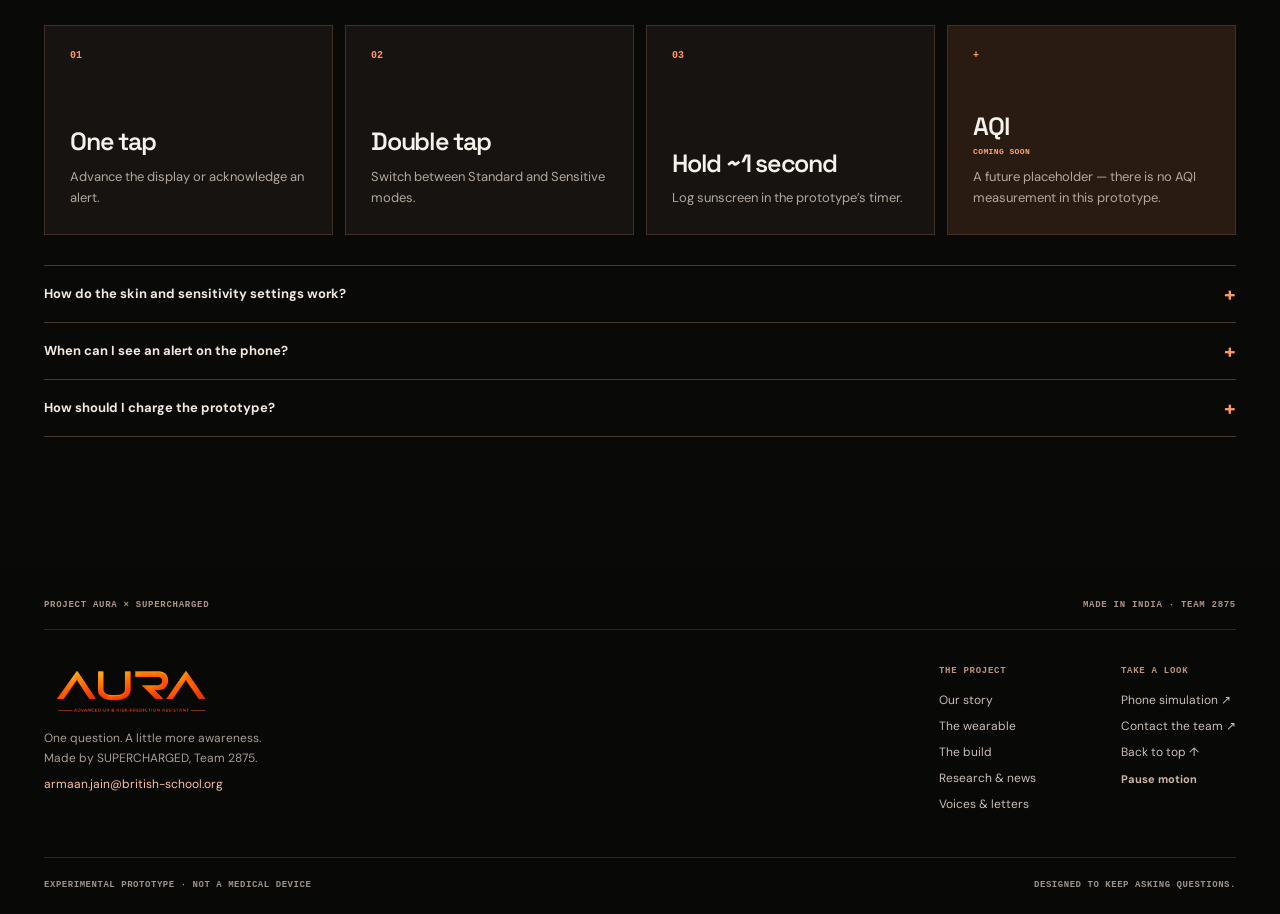
<file: device.html>
<!doctype html>
<html lang="en"><head><meta charset="utf-8"><meta name="viewport" content="width=device-width, initial-scale=1">
<meta name="description" content="Explore the AURA prototype, its experimental sensors, composite score and simulated phone app."><meta name="theme-color" content="#0a0908"><meta property="og:title" content="The Wearable — Project AURA"><meta property="og:description" content="Explore the AURA prototype, its experimental sensors, composite score and simulated phone app.">
<title>The Wearable — Project AURA</title><link rel="icon" type="image/png" href="assets/favicon.png"><link rel="preload" href="assets/fonts/space-grotesk-latin.woff2" as="font" type="font/woff2" crossorigin>
<link rel="stylesheet" href="styles.css"><link rel="stylesheet" href="site-enhancements.css"><link rel="stylesheet" href="experience.css"><link rel="stylesheet" href="research.css">
<script defer src="site-content.js"></script><script defer src="app.js"></script><script defer src="experience.js"></script></head>
<body data-page="device"><svg class="svg-defs" xmlns="http://www.w3.org/2000/svg" aria-hidden="true">
<symbol id="icon-arrow" viewBox="0 0 24 24"><path d="M4.5 12h14M13 6l6 6-6 6"/></symbol>
<symbol id="icon-diagonal" viewBox="0 0 24 24"><path d="M6 18 18 6M7 6h11v11"/></symbol>
<symbol id="icon-spark" viewBox="0 0 24 24"><path d="M12 2.5 13.8 9 20.5 12l-6.7 3-1.8 6.5L10.2 15 3.5 12l6.7-3L12 2.5Z"/></symbol>
<symbol id="icon-film" viewBox="0 0 24 24"><rect x="3" y="5" width="18" height="14" rx="2"/><path d="m10 9 5 3-5 3V9Z"/></symbol>
<symbol id="icon-doc" viewBox="0 0 24 24"><path d="M6 3h8l4 4v14H6z"/><path d="M14 3v5h4M9 12h6M9 16h6"/></symbol>
</svg><a class="skip-link" href="#main">Skip to content</a>
<header class="site-header" id="top"><div class="nav-shell wrap">
 <a class="brand" href="index.html" aria-label="AURA BY SUPERCHARGED TEAM 2875 — project home"><img src="assets/aura-mark.webp" width="1080" height="360" alt="AURA"><span class="brand-name"><small>BY SUPERCHARGED<br>TEAM 2875</small></span></a>
 <button class="menu-toggle" type="button" aria-label="Open navigation" aria-controls="site-nav" aria-expanded="false"><span></span><span></span></button>
 <nav class="site-nav" id="site-nav" aria-label="Main navigation"><a href="index.html">Home</a><a href="story.html">The story</a><a href="device.html" aria-current="page">The wearable</a><a href="journey.html">The build</a><a href="research.html">Research</a><a href="letters.html">Voices</a><a href="contact.html">Contact</a><a class="nav-demo" href="device.html#demo">Try the app <svg aria-hidden="true"><use href="#icon-diagonal"/></svg></a></nav>
</div><div class="read-progress" aria-hidden="true"><span id="read-progress"></span></div></header><noscript><nav class="nojs-nav wrap" aria-label="Project pages"><a href="index.html">Home</a><a href="story.html">The story</a><a href="device.html" aria-current="page">The wearable</a><a href="journey.html">The build</a><a href="research.html">Research</a><a href="letters.html">Voices</a><a href="contact.html">Contact</a></nav></noscript><main id="main">
<section class="page-hero device-hero wrap"><div class="page-hero-copy"><div class="micro-label"><span class="micro-dot"></span> THE WEARABLE / 02</div><h1>SMALL DEVICE.<br><em>BIG QUESTION.</em></h1><p>A closer look at the sensors, screens and experiments inside Project AURA.</p><div class="hero-actions"><a class="button button-primary" href="#the-system">Explore the system <svg aria-hidden="true"><use href="#icon-arrow"/></svg></a><a class="button button-ghost" href="#demo">Try the phone app <svg aria-hidden="true"><use href="#icon-diagonal"/></svg></a></div><span class="device-hero-note">EXPERIMENTAL PROTOTYPE · NOT A MEDICAL DEVICE</span></div><div class="device-hero-image"><img src="assets/media/prototype-closeup.webp" width="960" height="1280" alt="Photograph of the orange AURA prototype and its display."><div><span>THE REAL PROTOTYPE</span><small>Photo supplied by the project. Values shown are not live.</small></div></div></section>
<div class="chapter-line"><div class="wrap"><span>FOUR SIGNALS</span><span>ONE WRIST-SIZED IDEA</span><span>STILL IN DEVELOPMENT ↗</span></div></div>
<section class="section wrap system-section" id="the-system"><div class="section-heading"><div><div class="section-tag"><span>01</span> WHAT’S INSIDE <i></i></div><h2>Different inputs.<br><em>One overview.</em></h2></div><p>Built to experiment with how environmental and vital indicators could be presented together.</p></div><div class="system-grid"><article class="system-card"><div><span>01</span><b>☼</b></div><h3>UV &amp; exposure</h3><p>Estimates UV and tracks approximate exposure time. The sensor mapping is provisional and needs calibration against a reference.</p><small>UV SENSOR / DEMO MAPPING</small></article><article class="system-card"><div><span>02</span><b>〰</b></div><h3>Heart rate</h3><p>An experimental MAX30102 optical signal is used to estimate heart rate when the firmware detects a usable signal.</p><small>OPTICAL / EXPERIMENTAL</small></article><article class="system-card"><div><span>03</span><b>◌</b></div><h3>Blood oxygen</h3><p>The MAX30102 also estimates SpO₂. The current calculation has an 86% floor, which can hide lower calculated values.</p><small>SpO₂ / EXPERIMENTAL</small></article><article class="system-card"><div><span>04</span><b>°</b></div><h3>Temperature</h3><p>A DS18B20 sensor can display values in °C and °F. This is sensor/skin temperature, not a core body temperature.</p><small>DS18B20 / SENSOR READING</small></article></div><div class="prototype-warning"><strong>IMPORTANT PROTOTYPE LIMITS</strong><p>Readings may be inaccurate. The current wrist build places the optical sensor about 1.5 mm from the skin, as reported by the creator; a usable or accurate reading is not guaranteed. The score and alerts are experimental rules, not a diagnosis, medical advice or a validated UV-risk model. Do not rely on AURA for health or safety decisions.</p></div></section>
<section class="section score-section wrap" id="the-score" aria-labelledby="score-title"><div class="score-copy"><div class="section-tag"><span>02</span> THE COMPOSITE SCORE <i></i></div><h2 id="score-title">Different signals.<br><em>One overview.</em></h2><p class="large-copy">An illustrative rule set starts at 100 and subtracts points when its example conditions are met.</p><p>UV, sunscreen timing, heart rate, SpO₂ and sensor temperature all play a part. Choose a scenario to see how the demo changes.</p><details class="score-details"><summary>What goes into the score? <span>+</span></summary><p>UV, sunscreen timing and readings outside selected thresholds can add penalties. Skin type and sensitivity adjust an illustrative UV penalty. Scores 80–100 are labelled Optimal, 55–79 Caution, and below 55 High Risk by these rules. Missing valid heart-rate, SpO₂ or temperature values show <strong>No Data</strong>.</p><p>This is a demo rule set, not a diagnosis or medical advice. The current firmware contains the complete formula.</p></details><div class="score-note"><svg aria-hidden="true"><use href="#icon-spark"/></svg><span>All values in this interactive panel are simulated examples.</span></div></div><div class="score-workbench" aria-label="Interactive composite score examples"><div class="workbench-head"><span><span class="live-dot"></span> THE SCORE, EXPLAINED</span><span>SIMULATION ONLY</span></div><div class="workbench-main"><div class="score-ring" id="score-ring" role="progressbar" aria-label="Example composite score" aria-valuemin="0" aria-valuemax="100" aria-valuenow="98" style="--score: 98"><div class="score-ring-inner"><small>DEMO SCORE</small><output id="score-value">98</output><span>OUT OF 100</span></div></div><div class="score-state" aria-live="polite"><span class="mini-label">THE READOUT</span><h3 id="scenario-label">Fewer demo flags.</h3><p id="scenario-description">Fewer penalties under these example settings.</p><span class="scenario-badge" id="scenario-band">OPTIMAL · DEMO</span></div></div><div class="examples-heading"><span>CHOOSE AN EXAMPLE</span><span>TYPE NOT SURE · STANDARD</span></div><div class="scenario-buttons" aria-label="Choose a simulated example"><button type="button" data-scenario="baseline" class="is-active" aria-pressed="true">Baseline</button><button type="button" data-scenario="caution" aria-pressed="false">Caution</button><button type="button" data-scenario="high" aria-pressed="false">Multiple signals</button></div><div class="example-values"><div><span>UV INDEX</span><strong id="example-uv">2</strong></div><div><span>HEART RATE</span><strong id="example-hr">78 <small>BPM</small></strong></div><div><span>SpO₂</span><strong id="example-spo2">98<small>%</small></strong></div><div><span>SENSOR TEMP.</span><strong id="example-temp">36.8<small>°C</small></strong></div></div><div class="workbench-foot"><span id="example-spf">SUNSCREEN: LOGGED</span><span>ILLUSTRATIVE RULES, NOT A DIAGNOSIS</span></div></div></section>
<section class="section demo-section" id="demo" aria-labelledby="demo-title"><div class="wrap"><div class="section-heading demo-heading"><div><div class="section-tag"><span>03</span> THE PHONE COMPANION <i></i></div><h2 id="demo-title">Don’t just imagine it.<br><em>Try it.</em></h2></div><p>Explore the actual phone-interface design with simulated examples — no wearable required.</p></div><div class="demo-showcase"><div class="demo-screen"><div class="screen-bar"><span><i></i><i></i><i></i></span><b>PROJECT AURA / PHONE WEB APP</b><span>● SIMULATION</span></div><div class="phone-frame"><iframe src="demo/phone.html" title="AURA phone web app in simulation mode" loading="lazy" sandbox="allow-scripts allow-same-origin allow-forms"></iframe></div></div><div class="demo-info"><div class="demo-kicker"><span class="live-dot"></span> INTERACTIVE EXPERIENCE</div><h3>Your AURA,<br> on your phone.</h3><p>Tap through Today, Sun &amp; skin, Alerts and Settings. The preview uses example values, not live readings.</p><a class="button button-primary" href="demo/phone.html">Open the phone app <svg aria-hidden="true"><use href="#icon-diagonal"/></svg></a><details class="connection-help"><summary>Have the wearable?</summary><p>Turn on AURA, join Wi-Fi <strong>Project-AURA</strong> (password <strong>12345678</strong>), then open <strong>http://192.168.4.1/</strong> in your phone browser. The device uses demo credentials and unauthenticated HTTP controls; use it only in a trusted space.</p></details><div class="demo-small">SIMULATED EXAMPLES &nbsp; / &nbsp; NO DEVICE REQUIRED</div></div></div><div class="kit-row"><div><span>THE CURRENT DEVICE UPDATE</span><p>The display-only sketch and its matching phone page.</p></div><a class="button button-ghost" href="downloads/project-aura-display-only-update.zip" download>Download the update <svg aria-hidden="true"><use href="#icon-arrow"/></svg></a></div><div class="kit-row guide-kit-row"><div><span>THE PROJECT GUIDE · 5 PAGE PDF</span><p>A guide to the screens, touch controls and phone companion.</p></div><a class="button button-ghost" href="downloads/project-aura-guide.pdf" download>Download the guide <svg aria-hidden="true"><use href="#icon-arrow"/></svg></a></div><p class="demo-disclaimer">The hosted app above defaults to simulation. To connect over Wi-Fi, open the page served by the wearable itself. Supported desktop browsers can also use USB Web Serial in a secure context.</p></div></section>
<section class="section screen-section" id="watch-screens"><div class="wrap"><div class="section-heading"><div><div class="section-tag"><span>04</span> ON THE WRIST <i></i></div><h2>Nine screens.<br><em>One little device.</em></h2></div><p>Swipe through the current screen names. These are illustrations, not readings from a connected watch.</p></div><div class="screen-toolbar"><span>SCREEN INDEX / SWIPE TO EXPLORE →</span><div><button type="button" data-screen-nav="-1" aria-label="Scroll screens left" aria-controls="screen-rail">←</button><button type="button" data-screen-nav="1" aria-label="Scroll screens right" aria-controls="screen-rail">→</button></div></div><div class="screen-rail" id="screen-rail" tabindex="0" aria-label="Nine watch screen illustrations; scroll horizontally"><article><div class="oled-screen"><small>AURA / 01</small><strong>HOME</strong><em>score overview</em></div><h3>Home &amp; score</h3></article><article><div class="oled-screen"><small>AURA / 02</small><strong>♥</strong><em>heart rate</em></div><h3>Heart rate</h3></article><article><div class="oled-screen"><small>AURA / 03</small><strong>SpO₂</strong><em>oxygen estimate</em></div><h3>Blood oxygen</h3></article><article><div class="oled-screen"><small>AURA / 04</small><strong>°C / °F</strong><em>sensor temperature</em></div><h3>Temperature</h3></article><article><div class="oled-screen"><small>AURA / 05</small><strong>☼ UV</strong><em>sun + sunscreen</em></div><h3>UV &amp; SPF</h3></article><article><div class="oled-screen"><small>AURA / 06</small><strong>▰</strong><em>power + link</em></div><h3>Battery &amp; link</h3></article><article><div class="oled-screen"><small>AURA / 07</small><strong>!</strong><em>alert overview</em></div><h3>Alerts</h3></article><article><div class="oled-screen"><small>AURA / 08</small><strong>◷</strong><em>clock</em></div><h3>Clock</h3></article><article><div class="oled-screen"><small>AURA / 09</small><strong>AQI</strong><em>coming soon</em></div><h3>AQI · coming soon</h3></article></div><p class="tiny-disclaimer">The battery percentage is a voltage-based estimate. AQI is a placeholder, not a measurement.</p></div></section>
<section class="section wrap gesture-section"><div class="section-heading"><div><div class="section-tag"><span>05</span> A LITTLE MORE DETAIL <i></i></div><h2>Made to be<br><em>explored.</em></h2></div><p>One touch control, experimental reminders and a growing list of ideas.</p></div><div class="gesture-grid"><article><strong>01</strong><h3>One tap</h3><p>Advance the display or acknowledge an alert.</p></article><article><strong>02</strong><h3>Double tap</h3><p>Switch between Standard and Sensitive modes.</p></article><article><strong>03</strong><h3>Hold ~1 second</h3><p>Log sunscreen in the prototype’s timer.</p></article><article class="coming-card"><strong>+</strong><h3>AQI <span>COMING SOON</span></h3><p>A future placeholder — there is no AQI measurement in this prototype.</p></article></div><div class="device-faq"><details><summary>How do the skin and sensitivity settings work? <span>+</span></summary><p>The app supports a self-reported skin type and a separate Standard or Sensitive setting. These adjust illustrative UV rules; they are not validated personalised protection advice or safe-exposure limits.</p></details><details><summary>When can I see an alert on the phone? <span>+</span></summary><p>The watch runs its experimental alert rules locally. Phone alerts depend on the app page being open and connected. Readings and prompts should not be relied on for health or safety decisions.</p></details><details><summary>How should I charge the prototype? <span>+</span></summary><p>Remove the device, switch the battery OFF and unplug ESP32 USB before charging. Unplug the charger before switching the battery ON. Do not charge unattended; stop if the battery becomes hot, swollen or damaged.</p></details></div></section></main><footer class="site-footer site-footer-v2"><div class="wrap">
 <div class="footer-topline"><span>PROJECT AURA × SUPERCHARGED</span><span>MADE IN INDIA · TEAM 2875</span></div>
 <div class="footer-main"><div class="footer-brand"><a href="index.html" aria-label="Project AURA home"><img src="assets/aura-logo.webp" width="1080" height="321" loading="lazy" alt="AURA — Advanced UV &amp; Risk-prediction Assistant"></a><p>One question. A little more awareness.<br>Made by SUPERCHARGED, Team 2875.</p><a class="footer-email" href="mailto:armaan.jain@british-school.org">armaan.jain@british-school.org</a></div>
 <div class="footer-links"><div><span>THE PROJECT</span><a href="story.html">Our story</a><a href="device.html">The wearable</a><a href="journey.html">The build</a><a href="research.html">Research &amp; news</a><a href="letters.html">Voices &amp; letters</a></div><div><span>TAKE A LOOK</span><a href="device.html#demo">Phone simulation ↗</a><a href="contact.html">Contact the team ↗</a><a href="#top">Back to top ↑</a><button type="button" class="motion-control" data-motion-toggle aria-pressed="false">Pause motion</button></div></div></div>
 <div class="footer-bottom"><span>EXPERIMENTAL PROTOTYPE · NOT A MEDICAL DEVICE</span><span>DESIGNED TO KEEP ASKING QUESTIONS.</span></div>
 </div></footer>
<noscript><p class="noscript-note">The project pages and letters work without JavaScript. Enable it to use the animated signal selector, photo viewer and score examples.</p></noscript></body></html>
</file>
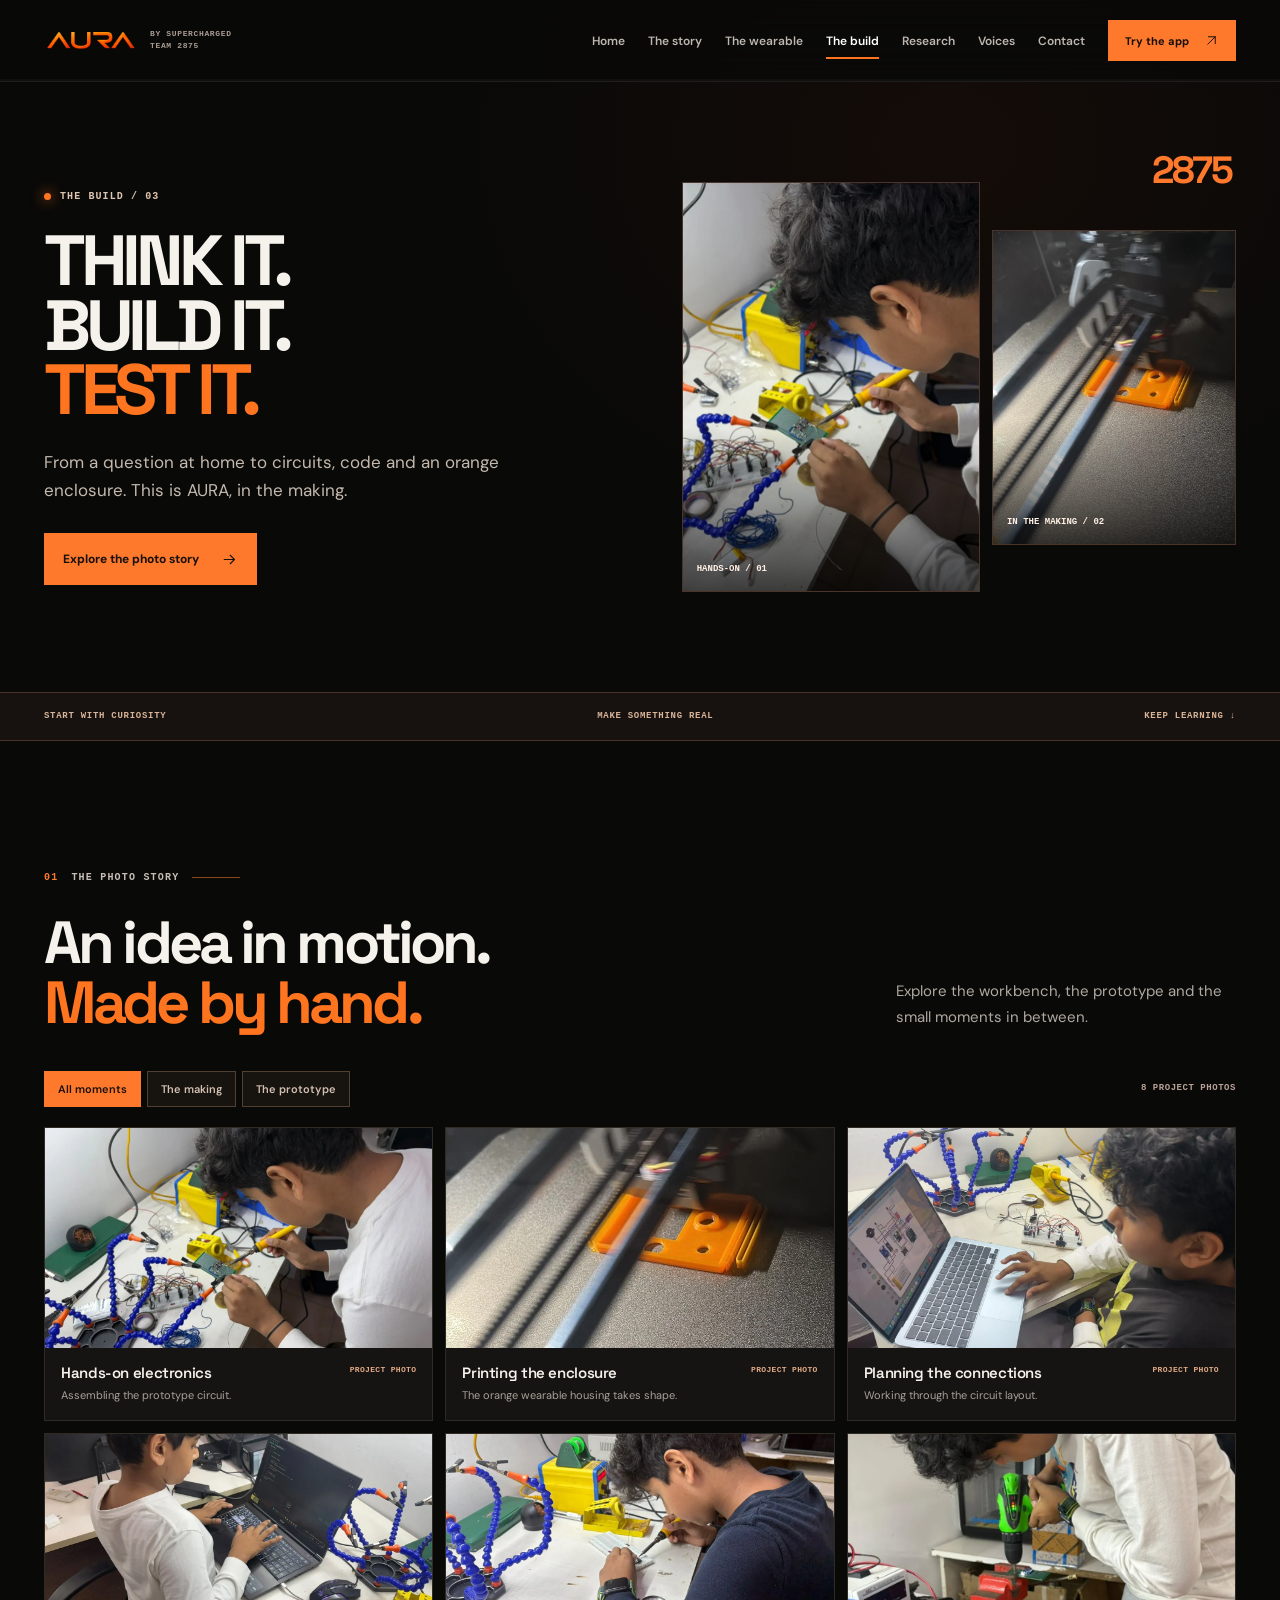
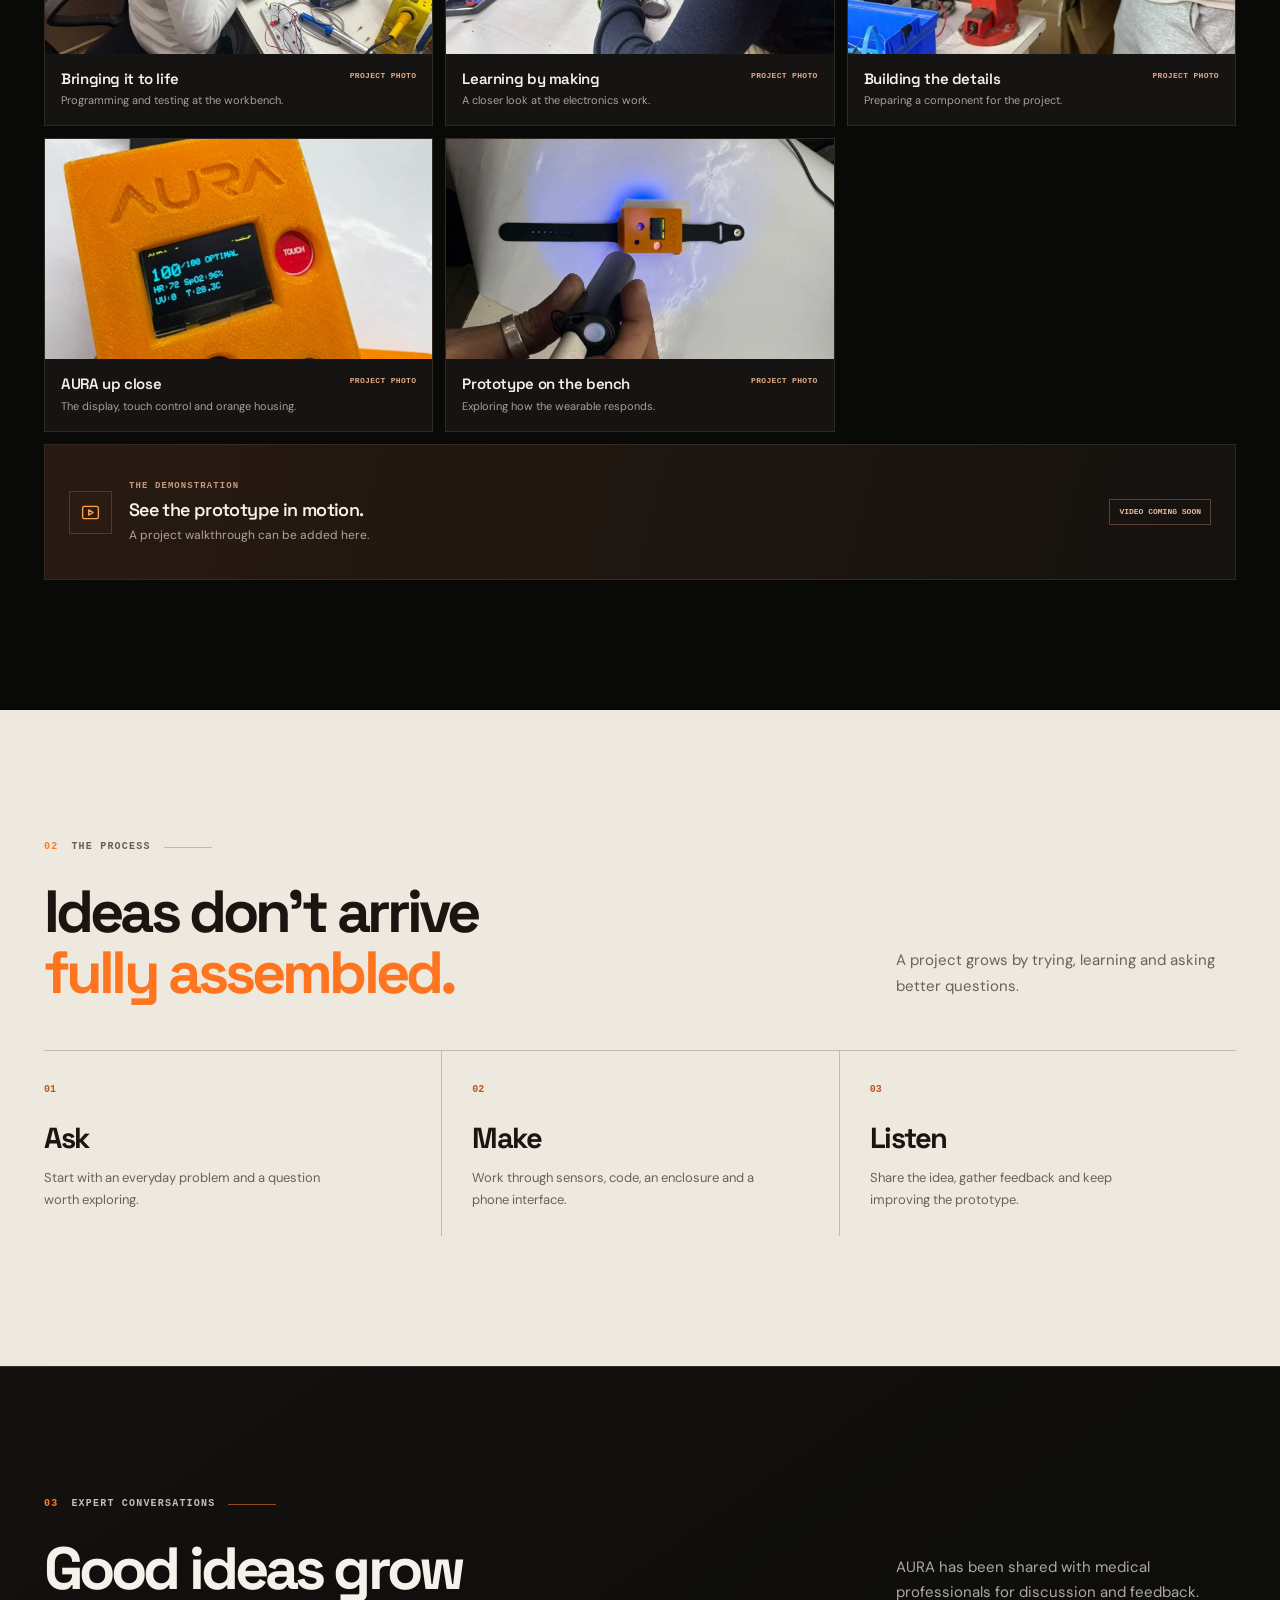
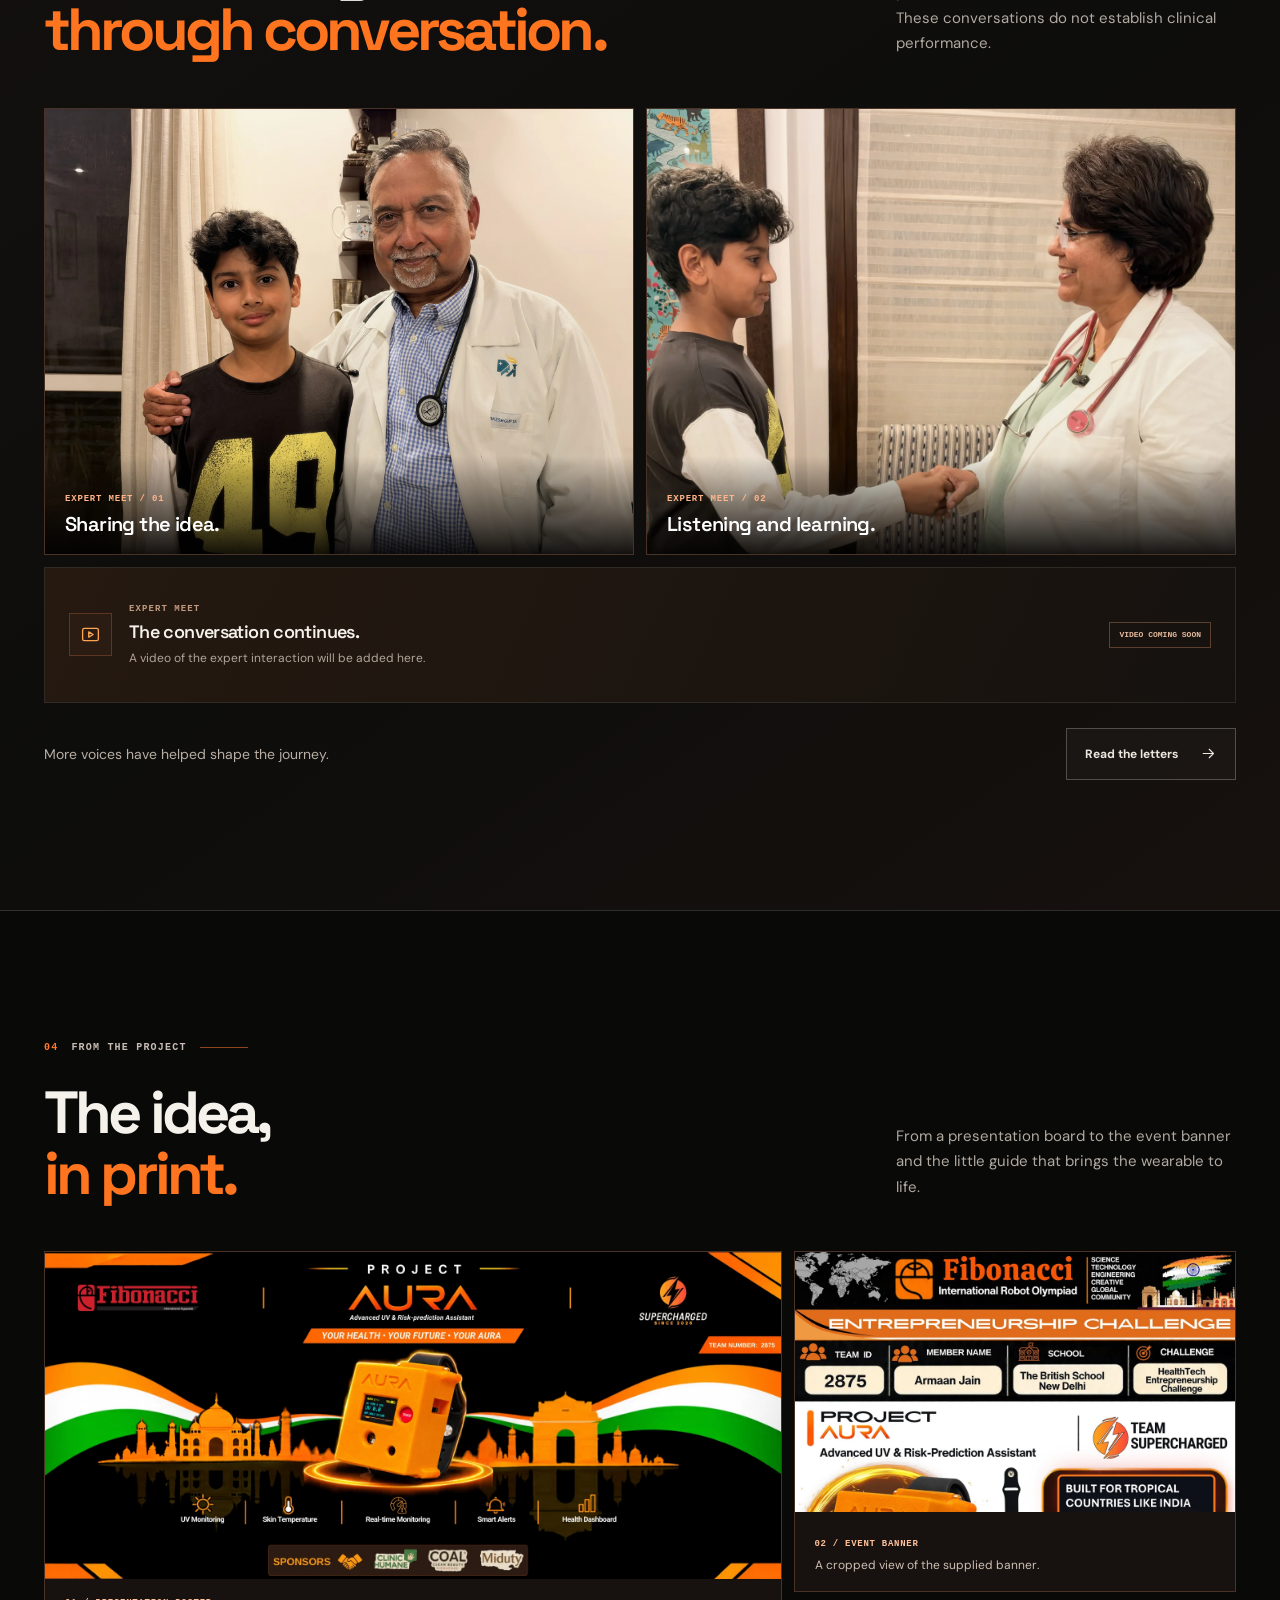
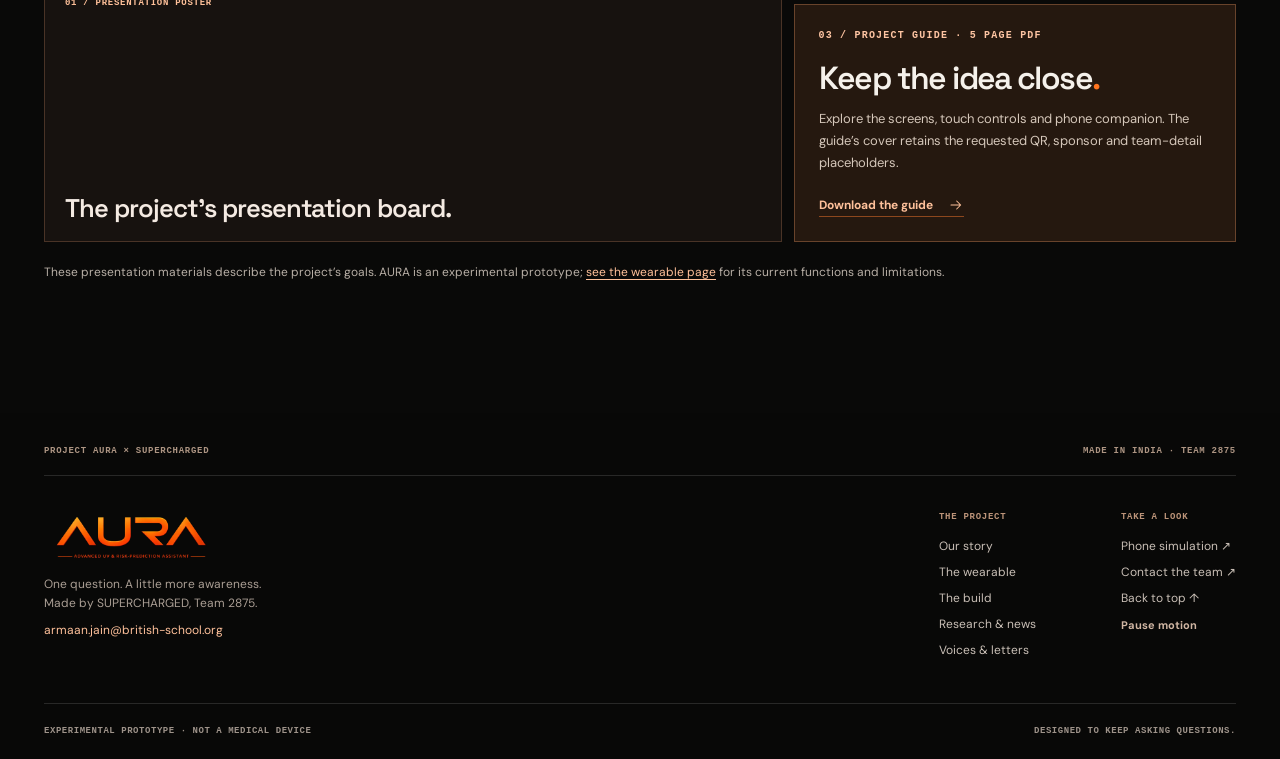
<file: journey.html>
<!doctype html>
<html lang="en"><head><meta charset="utf-8"><meta name="viewport" content="width=device-width, initial-scale=1">
<meta name="description" content="Explore the hands-on AURA build, prototype photos and expert conversations."><meta name="theme-color" content="#0a0908"><meta property="og:title" content="The Build — Project AURA"><meta property="og:description" content="Explore the hands-on AURA build, prototype photos and expert conversations.">
<title>The Build — Project AURA</title><link rel="icon" type="image/png" href="assets/favicon.png"><link rel="preload" href="assets/fonts/space-grotesk-latin.woff2" as="font" type="font/woff2" crossorigin>
<link rel="stylesheet" href="styles.css"><link rel="stylesheet" href="site-enhancements.css"><link rel="stylesheet" href="experience.css"><link rel="stylesheet" href="research.css">
<script defer src="site-content.js"></script><script defer src="app.js"></script><script defer src="experience.js"></script></head>
<body data-page="journey"><svg class="svg-defs" xmlns="http://www.w3.org/2000/svg" aria-hidden="true">
<symbol id="icon-arrow" viewBox="0 0 24 24"><path d="M4.5 12h14M13 6l6 6-6 6"/></symbol>
<symbol id="icon-diagonal" viewBox="0 0 24 24"><path d="M6 18 18 6M7 6h11v11"/></symbol>
<symbol id="icon-spark" viewBox="0 0 24 24"><path d="M12 2.5 13.8 9 20.5 12l-6.7 3-1.8 6.5L10.2 15 3.5 12l6.7-3L12 2.5Z"/></symbol>
<symbol id="icon-film" viewBox="0 0 24 24"><rect x="3" y="5" width="18" height="14" rx="2"/><path d="m10 9 5 3-5 3V9Z"/></symbol>
<symbol id="icon-doc" viewBox="0 0 24 24"><path d="M6 3h8l4 4v14H6z"/><path d="M14 3v5h4M9 12h6M9 16h6"/></symbol>
</svg><a class="skip-link" href="#main">Skip to content</a>
<header class="site-header" id="top"><div class="nav-shell wrap">
 <a class="brand" href="index.html" aria-label="AURA BY SUPERCHARGED TEAM 2875 — project home"><img src="assets/aura-mark.webp" width="1080" height="360" alt="AURA"><span class="brand-name"><small>BY SUPERCHARGED<br>TEAM 2875</small></span></a>
 <button class="menu-toggle" type="button" aria-label="Open navigation" aria-controls="site-nav" aria-expanded="false"><span></span><span></span></button>
 <nav class="site-nav" id="site-nav" aria-label="Main navigation"><a href="index.html">Home</a><a href="story.html">The story</a><a href="device.html">The wearable</a><a href="journey.html" aria-current="page">The build</a><a href="research.html">Research</a><a href="letters.html">Voices</a><a href="contact.html">Contact</a><a class="nav-demo" href="device.html#demo">Try the app <svg aria-hidden="true"><use href="#icon-diagonal"/></svg></a></nav>
</div><div class="read-progress" aria-hidden="true"><span id="read-progress"></span></div></header><noscript><nav class="nojs-nav wrap" aria-label="Project pages"><a href="index.html">Home</a><a href="story.html">The story</a><a href="device.html">The wearable</a><a href="journey.html" aria-current="page">The build</a><a href="research.html">Research</a><a href="letters.html">Voices</a><a href="contact.html">Contact</a></nav></noscript><main id="main">
<section class="page-hero journey-hero wrap"><div class="page-hero-copy"><div class="micro-label"><span class="micro-dot"></span> THE BUILD / 03</div><h1>THINK IT.<br>BUILD IT.<br><em>TEST IT.</em></h1><p>From a question at home to circuits, code and an orange enclosure. This is AURA, in the making.</p><a class="button button-primary" href="#the-build">Explore the photo story <svg aria-hidden="true"><use href="#icon-arrow"/></svg></a></div><div class="journey-mosaic"><figure><img src="assets/media/circuit-04.webp" width="1280" height="960" alt="Armaan building the AURA electronics."><figcaption>HANDS-ON / 01</figcaption></figure><figure><img src="assets/media/printing-05.webp" width="1280" height="960" alt="The AURA enclosure being 3D printed."><figcaption>IN THE MAKING / 02</figcaption></figure><span class="mosaic-number">2875</span></div></section>
<div class="chapter-line"><div class="wrap"><span>START WITH CURIOSITY</span><span>MAKE SOMETHING REAL</span><span>KEEP LEARNING ↓</span></div></div>
<section class="section build-section wrap" id="the-build" aria-labelledby="build-title"><div class="section-heading"><div><div class="section-tag"><span>01</span> THE PHOTO STORY <i></i></div><h2 id="build-title">An idea in motion.<br><em>Made by hand.</em></h2></div><p>Explore the workbench, the prototype and the small moments in between.</p></div><div class="gallery-toolbar"><div class="gallery-filters" role="group" aria-label="Filter project photos"><button type="button" data-gallery-filter="all" class="is-active" aria-pressed="true">All moments</button><button type="button" data-gallery-filter="making" aria-pressed="false">The making</button><button type="button" data-gallery-filter="prototype" aria-pressed="false">The prototype</button></div><span id="gallery-count" aria-live="polite">8 PROJECT PHOTOS</span></div><div class="gallery-grid" id="photo-grid" aria-label="Prototype photo gallery"><figure class="gallery-card" data-category="making"><a href="assets/media/circuit-04.webp" class="gallery-image" aria-label="Open photo: Hands-on electronics"><img src="assets/media/circuit-04.webp" loading="lazy" alt="Armaan soldering an electronics board at the workbench."></a><figcaption><div><strong>Hands-on electronics</strong><small>Assembling the prototype circuit.</small></div><span>PROJECT PHOTO</span></figcaption></figure><figure class="gallery-card" data-category="making"><a href="assets/media/printing-05.webp" class="gallery-image" aria-label="Open photo: Printing the enclosure"><img src="assets/media/printing-05.webp" loading="lazy" alt="A 3D printer producing an orange AURA enclosure."></a><figcaption><div><strong>Printing the enclosure</strong><small>The orange wearable housing takes shape.</small></div><span>PROJECT PHOTO</span></figcaption></figure><figure class="gallery-card" data-category="making"><a href="assets/media/design-02.webp" class="gallery-image" aria-label="Open photo: Planning the connections"><img src="assets/media/design-02.webp" loading="lazy" alt="Armaan examining a circuit diagram beside a workbench."></a><figcaption><div><strong>Planning the connections</strong><small>Working through the circuit layout.</small></div><span>PROJECT PHOTO</span></figcaption></figure><figure class="gallery-card" data-category="making"><a href="assets/media/coding-03.webp" class="gallery-image" aria-label="Open photo: Bringing it to life"><img src="assets/media/coding-03.webp" loading="lazy" alt="Armaan using a laptop beside the electronics prototype."></a><figcaption><div><strong>Bringing it to life</strong><small>Programming and testing at the workbench.</small></div><span>PROJECT PHOTO</span></figcaption></figure><figure class="gallery-card" data-category="making"><a href="assets/media/workbench-01.webp" class="gallery-image" aria-label="Open photo: Learning by making"><img src="assets/media/workbench-01.webp" loading="lazy" alt="Armaan working on electronics at a bench."></a><figcaption><div><strong>Learning by making</strong><small>A closer look at the electronics work.</small></div><span>PROJECT PHOTO</span></figcaption></figure><figure class="gallery-card" data-category="making"><a href="assets/media/enclosure-06.webp" class="gallery-image" aria-label="Open photo: Building the details"><img src="assets/media/enclosure-06.webp" loading="lazy" alt="Armaan working with a drill at a bench."></a><figcaption><div><strong>Building the details</strong><small>Preparing a component for the project.</small></div><span>PROJECT PHOTO</span></figcaption></figure><figure class="gallery-card" data-category="prototype"><a href="assets/media/prototype-closeup.webp" class="gallery-image" aria-label="Open photo: AURA up close"><img src="assets/media/prototype-closeup.webp" loading="lazy" alt="Close-up of the orange AURA prototype."></a><figcaption><div><strong>AURA up close</strong><small>The display, touch control and orange housing.</small></div><span>PROJECT PHOTO</span></figcaption></figure><figure class="gallery-card" data-category="prototype"><a href="assets/media/prototype-test.webp" class="gallery-image" aria-label="Open photo: Prototype on the bench"><img src="assets/media/prototype-test.webp" loading="lazy" alt="The AURA prototype on a workbench near a handheld light."></a><figcaption><div><strong>Prototype on the bench</strong><small>Exploring how the wearable responds.</small></div><span>PROJECT PHOTO</span></figcaption></figure></div><article class="archive-card video-card journey-video" id="video-slot"><div class="archive-icon"><svg aria-hidden="true"><use href="#icon-film"/></svg></div><div><div class="mini-label">THE DEMONSTRATION</div><h3>See the prototype in motion.</h3><p>A project walkthrough can be added here.</p></div><span class="status-pill">VIDEO COMING SOON</span></article></section>
<section class="process-section section"><div class="wrap"><div class="section-heading"><div><div class="section-tag"><span>02</span> THE PROCESS <i></i></div><h2>Ideas don’t arrive<br><em>fully assembled.</em></h2></div><p>A project grows by trying, learning and asking better questions.</p></div><div class="process-rail"><article><span>01</span><h3>Ask</h3><p>Start with an everyday problem and a question worth exploring.</p></article><article><span>02</span><h3>Make</h3><p>Work through sensors, code, an enclosure and a phone interface.</p></article><article><span>03</span><h3>Listen</h3><p>Share the idea, gather feedback and keep improving the prototype.</p></article></div></div></section>
<section class="section expert-section" id="expert-meets"><div class="wrap"><div class="section-heading"><div><div class="section-tag"><span>03</span> EXPERT CONVERSATIONS <i></i></div><h2>Good ideas grow<br><em>through conversation.</em></h2></div><p>AURA has been shared with medical professionals for discussion and feedback. These conversations do not establish clinical performance.</p></div><div class="expert-grid"><figure class="expert-photo"><img src="assets/media/expert-meet-01.webp" width="1800" height="1350" loading="lazy" alt="Armaan during a meeting with a medical professional."><figcaption><span>EXPERT MEET / 01</span><strong>Sharing the idea.</strong></figcaption></figure><figure class="expert-photo expert-photo-portrait"><img src="assets/media/expert-meet-02.webp" width="1350" height="1800" loading="lazy" alt="Armaan in conversation with a medical professional."><figcaption><span>EXPERT MEET / 02</span><strong>Listening and learning.</strong></figcaption></figure></div><article class="archive-card expert-video video-card" id="expert-video-slot"><div class="archive-icon"><svg aria-hidden="true"><use href="#icon-film"/></svg></div><div><div class="mini-label">EXPERT MEET</div><h3>The conversation continues.</h3><p>A video of the expert interaction will be added here.</p></div><span class="status-pill">VIDEO COMING SOON</span></article><div class="after-expert"><p>More voices have helped shape the journey.</p><a class="button button-ghost" href="letters.html">Read the letters <svg aria-hidden="true"><use href="#icon-arrow"/></svg></a></div></div></section>
<section class="section wrap print-section" id="project-materials" aria-labelledby="print-title"><div class="section-heading"><div><div class="section-tag"><span>04</span> FROM THE PROJECT <i></i></div><h2 id="print-title">The idea,<br><em>in print.</em></h2></div><p>From a presentation board to the event banner and the little guide that brings the wearable to life.</p></div><div class="print-layout"><figure class="print-poster"><img src="assets/media/presentation-poster.webp" width="1800" height="800" loading="lazy" alt="Project AURA presentation poster with the orange wearable and SUPERCHARGED branding."><figcaption><span>01 / PRESENTATION POSTER</span><p>The project’s presentation board.</p></figcaption></figure><div class="print-stack"><figure class="print-banner"><img src="assets/media/event-banner-crop.webp" width="1100" height="979" loading="lazy" alt="Upper portion of the AURA event banner, featuring the team, wearable and project branding."><figcaption><span>02 / EVENT BANNER</span><p>A cropped view of the supplied banner.</p></figcaption></figure><article class="print-guide"><span class="mini-label">03 / PROJECT GUIDE · 5 PAGE PDF</span><h3>Keep the idea close<span class="period">.</span></h3><p>Explore the screens, touch controls and phone companion. The guide’s cover retains the requested QR, sponsor and team-detail placeholders.</p><a class="text-link" href="downloads/project-aura-guide.pdf" download>Download the guide <svg aria-hidden="true"><use href="#icon-arrow"/></svg></a></article></div></div><p class="tiny-disclaimer">These presentation materials describe the project’s goals. AURA is an experimental prototype; <a href="device.html">see the wearable page</a> for its current functions and limitations.</p></section></main><footer class="site-footer site-footer-v2"><div class="wrap">
 <div class="footer-topline"><span>PROJECT AURA × SUPERCHARGED</span><span>MADE IN INDIA · TEAM 2875</span></div>
 <div class="footer-main"><div class="footer-brand"><a href="index.html" aria-label="Project AURA home"><img src="assets/aura-logo.webp" width="1080" height="321" loading="lazy" alt="AURA — Advanced UV &amp; Risk-prediction Assistant"></a><p>One question. A little more awareness.<br>Made by SUPERCHARGED, Team 2875.</p><a class="footer-email" href="mailto:armaan.jain@british-school.org">armaan.jain@british-school.org</a></div>
 <div class="footer-links"><div><span>THE PROJECT</span><a href="story.html">Our story</a><a href="device.html">The wearable</a><a href="journey.html">The build</a><a href="research.html">Research &amp; news</a><a href="letters.html">Voices &amp; letters</a></div><div><span>TAKE A LOOK</span><a href="device.html#demo">Phone simulation ↗</a><a href="contact.html">Contact the team ↗</a><a href="#top">Back to top ↑</a><button type="button" class="motion-control" data-motion-toggle aria-pressed="false">Pause motion</button></div></div></div>
 <div class="footer-bottom"><span>EXPERIMENTAL PROTOTYPE · NOT A MEDICAL DEVICE</span><span>DESIGNED TO KEEP ASKING QUESTIONS.</span></div>
 </div></footer><dialog id="photo-dialog" class="photo-dialog" aria-labelledby="photo-dialog-title" aria-describedby="photo-dialog-caption"><button type="button" class="photo-dialog-close" aria-label="Close photo">×</button><div class="photo-dialog-media"><img id="photo-dialog-image" alt=""></div><div class="photo-dialog-footer"><div><span class="mini-label">PROJECT AURA / PHOTO STORY</span><h2 id="photo-dialog-title"></h2><p id="photo-dialog-caption"></p></div><div class="photo-dialog-controls"><button type="button" id="photo-dialog-prev" aria-label="Previous photo">←</button><button type="button" id="photo-dialog-next" aria-label="Next photo">→</button></div></div></dialog>
<noscript><p class="noscript-note">The project pages and letters work without JavaScript. Enable it to use the animated signal selector, photo viewer and score examples.</p></noscript></body></html>
</file>
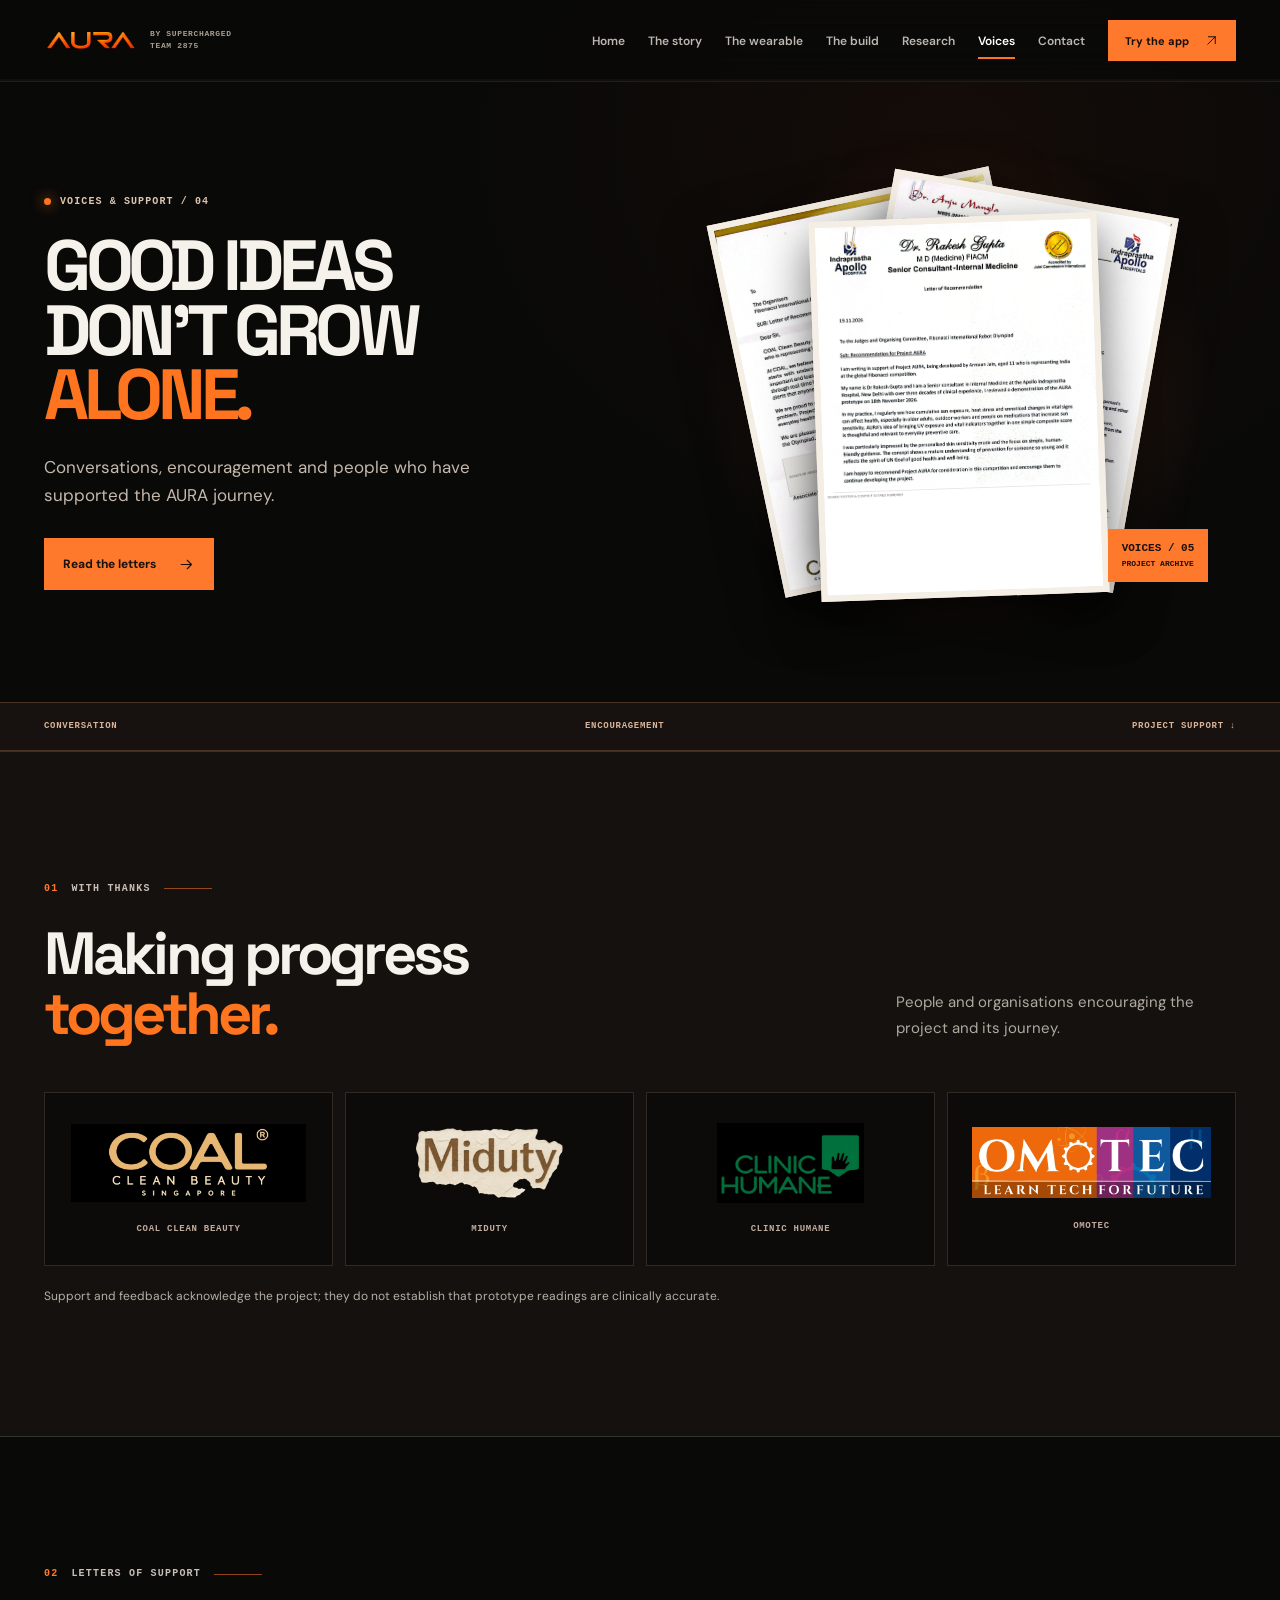
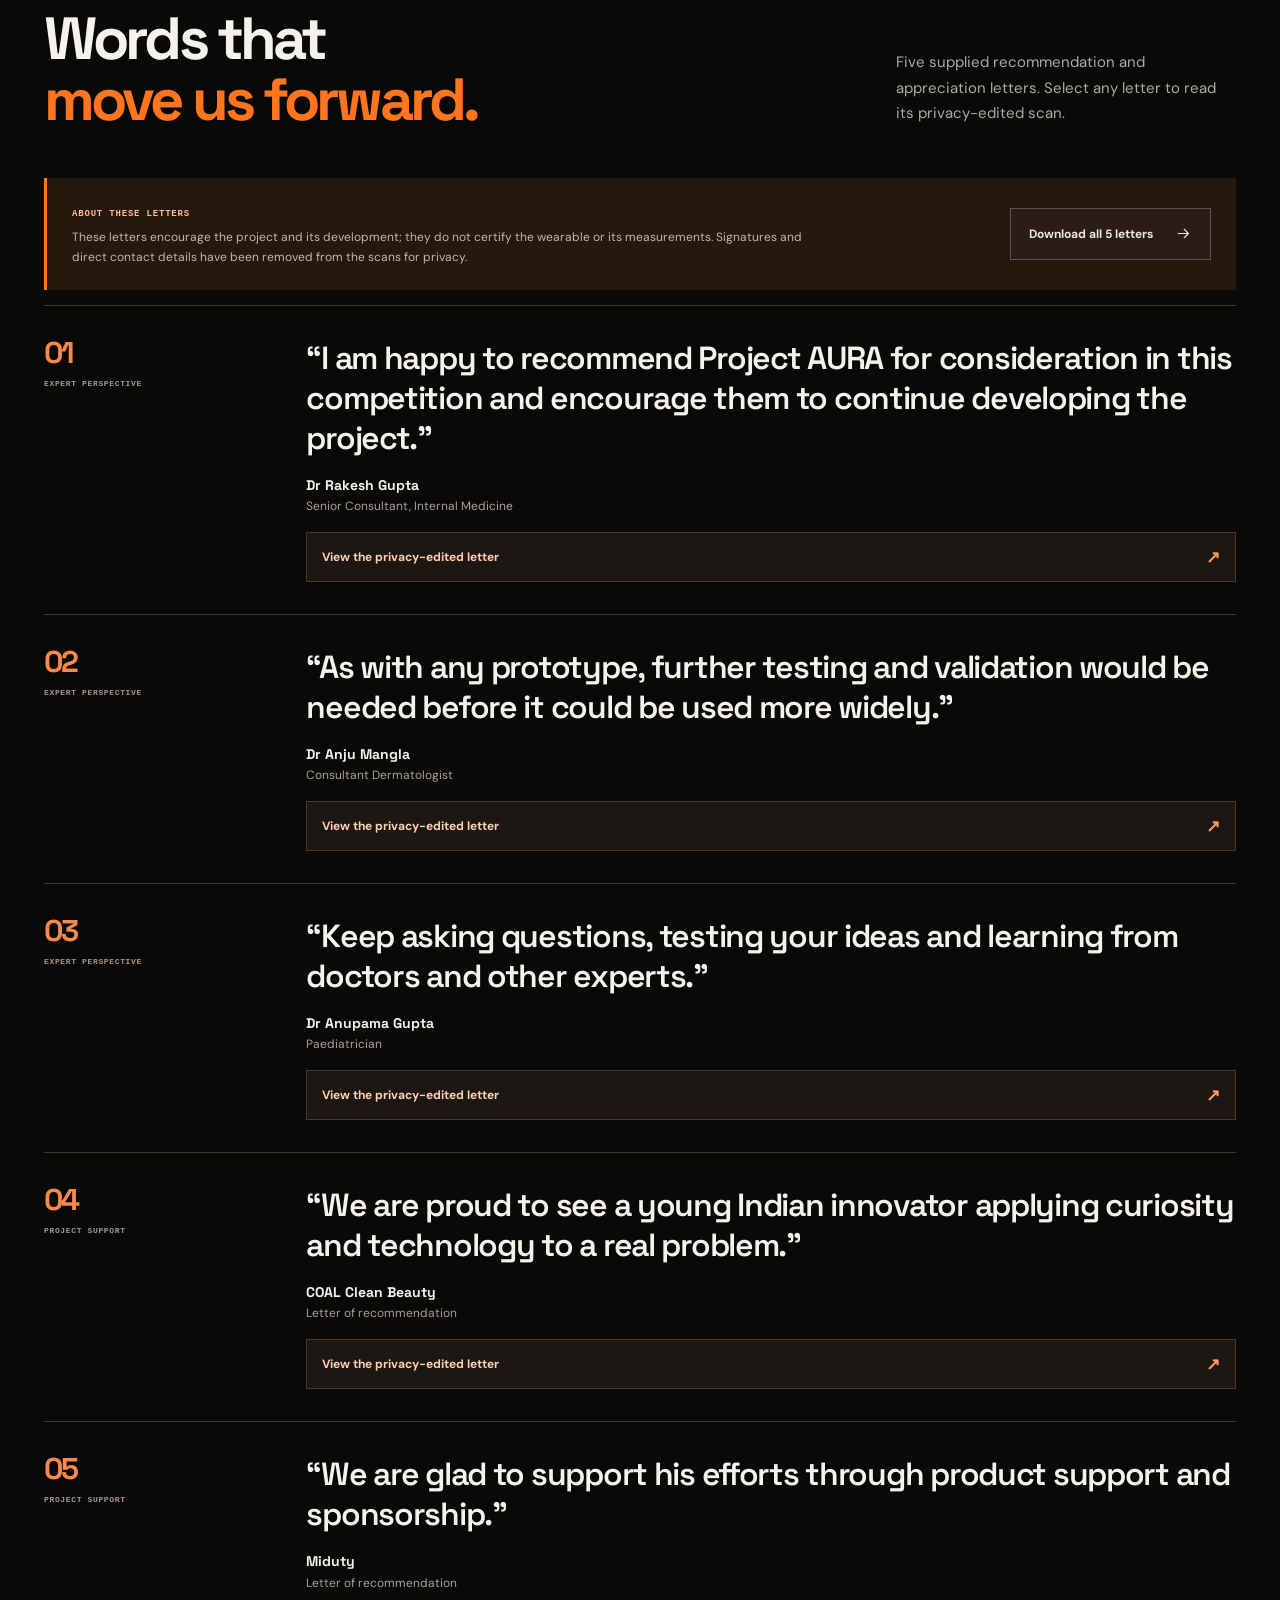
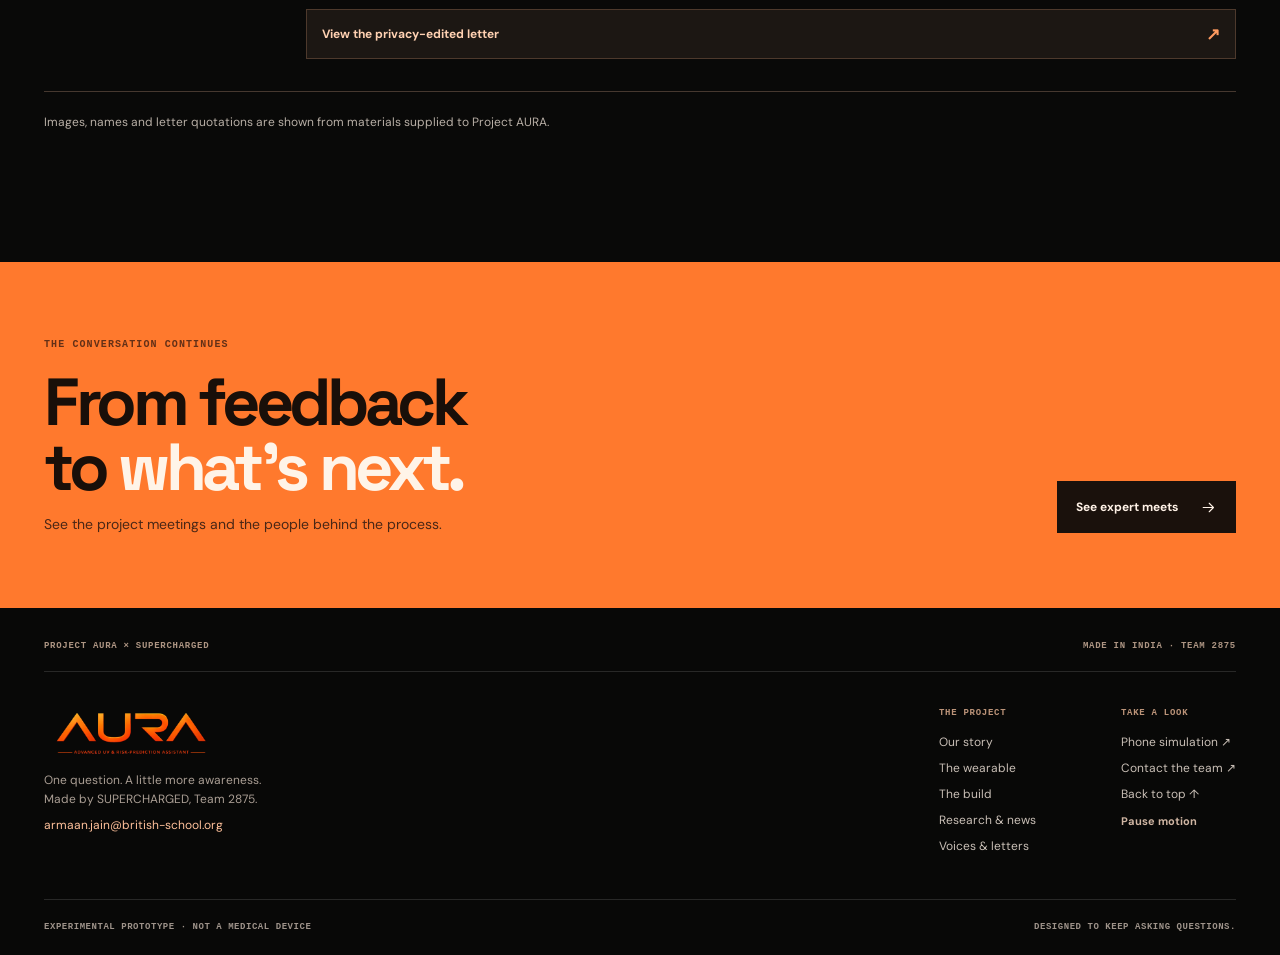
<file: letters.html>
<!doctype html>
<html lang="en"><head><meta charset="utf-8"><meta name="viewport" content="width=device-width, initial-scale=1">
<meta name="description" content="Read privacy-edited project letters and meet the supporters encouraging Project AURA."><meta name="theme-color" content="#0a0908"><meta property="og:title" content="Voices &amp; Letters — Project AURA"><meta property="og:description" content="Read privacy-edited project letters and meet the supporters encouraging Project AURA.">
<title>Voices &amp; Letters — Project AURA</title><link rel="icon" type="image/png" href="assets/favicon.png"><link rel="preload" href="assets/fonts/space-grotesk-latin.woff2" as="font" type="font/woff2" crossorigin>
<link rel="stylesheet" href="styles.css"><link rel="stylesheet" href="site-enhancements.css"><link rel="stylesheet" href="experience.css"><link rel="stylesheet" href="research.css">
<script defer src="site-content.js"></script><script defer src="app.js"></script><script defer src="experience.js"></script></head>
<body data-page="letters"><svg class="svg-defs" xmlns="http://www.w3.org/2000/svg" aria-hidden="true">
<symbol id="icon-arrow" viewBox="0 0 24 24"><path d="M4.5 12h14M13 6l6 6-6 6"/></symbol>
<symbol id="icon-diagonal" viewBox="0 0 24 24"><path d="M6 18 18 6M7 6h11v11"/></symbol>
<symbol id="icon-spark" viewBox="0 0 24 24"><path d="M12 2.5 13.8 9 20.5 12l-6.7 3-1.8 6.5L10.2 15 3.5 12l6.7-3L12 2.5Z"/></symbol>
<symbol id="icon-film" viewBox="0 0 24 24"><rect x="3" y="5" width="18" height="14" rx="2"/><path d="m10 9 5 3-5 3V9Z"/></symbol>
<symbol id="icon-doc" viewBox="0 0 24 24"><path d="M6 3h8l4 4v14H6z"/><path d="M14 3v5h4M9 12h6M9 16h6"/></symbol>
</svg><a class="skip-link" href="#main">Skip to content</a>
<header class="site-header" id="top"><div class="nav-shell wrap">
 <a class="brand" href="index.html" aria-label="AURA BY SUPERCHARGED TEAM 2875 — project home"><img src="assets/aura-mark.webp" width="1080" height="360" alt="AURA"><span class="brand-name"><small>BY SUPERCHARGED<br>TEAM 2875</small></span></a>
 <button class="menu-toggle" type="button" aria-label="Open navigation" aria-controls="site-nav" aria-expanded="false"><span></span><span></span></button>
 <nav class="site-nav" id="site-nav" aria-label="Main navigation"><a href="index.html">Home</a><a href="story.html">The story</a><a href="device.html">The wearable</a><a href="journey.html">The build</a><a href="research.html">Research</a><a href="letters.html" aria-current="page">Voices</a><a href="contact.html">Contact</a><a class="nav-demo" href="device.html#demo">Try the app <svg aria-hidden="true"><use href="#icon-diagonal"/></svg></a></nav>
</div><div class="read-progress" aria-hidden="true"><span id="read-progress"></span></div></header><noscript><nav class="nojs-nav wrap" aria-label="Project pages"><a href="index.html">Home</a><a href="story.html">The story</a><a href="device.html">The wearable</a><a href="journey.html">The build</a><a href="research.html">Research</a><a href="letters.html" aria-current="page">Voices</a><a href="contact.html">Contact</a></nav></noscript><main id="main">
<section class="page-hero letters-hero wrap"><div class="page-hero-copy"><div class="micro-label"><span class="micro-dot"></span> VOICES &amp; SUPPORT / 04</div><h1>GOOD IDEAS<br>DON’T GROW<br><em>ALONE.</em></h1><p>Conversations, encouragement and people who have supported the AURA journey.</p><a class="button button-primary" href="#the-letters">Read the letters <svg aria-hidden="true"><use href="#icon-arrow"/></svg></a></div><div class="letter-stack" aria-hidden="true"><div class="paper paper-back"><img src="assets/letters/01-coal.webp" alt=""></div><div class="paper paper-mid"><img src="assets/letters/04-anju-mangla.webp" alt=""></div><div class="paper paper-front"><img src="assets/letters/03-rakesh-gupta.webp" alt=""></div><div class="paper-label">VOICES / 05<br><span>PROJECT ARCHIVE</span></div></div></section>
<div class="chapter-line"><div class="wrap"><span>CONVERSATION</span><span>ENCOURAGEMENT</span><span>PROJECT SUPPORT ↓</span></div></div>
<section class="section supporters-section"><div class="wrap"><div class="section-heading"><div><div class="section-tag"><span>01</span> WITH THANKS <i></i></div><h2>Making progress<br><em>together.</em></h2></div><p>People and organisations encouraging the project and its journey.</p></div><div class="supporters-grid supporters-four" aria-label="Project supporters"><figure class="supporter-card"><img src="assets/media/support-coal.webp" width="1600" height="533" loading="lazy" alt="COAL Clean Beauty Singapore logo"><figcaption>COAL CLEAN BEAUTY</figcaption></figure><figure class="supporter-card"><img src="assets/media/support-miduty.png" width="470" height="257" loading="lazy" alt="Miduty logo"><figcaption>MIDUTY</figcaption></figure><figure class="supporter-card"><img src="assets/media/support-clinic.webp" width="1600" height="870" loading="lazy" alt="Clinic Humane logo"><figcaption>CLINIC HUMANE</figcaption></figure><figure class="supporter-card supporter-omotec"><img src="assets/media/support-omotec.webp" width="1600" height="479" loading="lazy" alt="OMOTEC — Learn Tech for Future logo"><figcaption>OMOTEC</figcaption></figure></div><p class="tiny-disclaimer">Support and feedback acknowledge the project; they do not establish that prototype readings are clinically accurate.</p></div></section>
<section class="section wrap letters-section" id="the-letters"><div class="section-heading"><div><div class="section-tag"><span>02</span> LETTERS OF SUPPORT <i></i></div><h2>Words that<br><em>move us forward.</em></h2></div><p>Five supplied recommendation and appreciation letters. Select any letter to read its privacy-edited scan.</p></div><div class="letter-note"><div><strong>ABOUT THESE LETTERS</strong><p>These letters encourage the project and its development; they do not certify the wearable or its measurements. Signatures and direct contact details have been removed from the scans for privacy.</p></div><a class="button button-ghost" href="downloads/aura-letters-privacy-edited.pdf" download>Download all 5 letters <svg aria-hidden="true"><use href="#icon-arrow"/></svg></a></div><div class="letters-list"><article class="letter-card"><div class="letter-index"><span>01</span><small>EXPERT PERSPECTIVE</small></div><div class="letter-copy"><blockquote>“I am happy to recommend Project AURA for consideration in this competition and encourage them to continue developing the project.”</blockquote><h3>Dr Rakesh Gupta</h3><p>Senior Consultant, Internal Medicine</p><details class="letter-detail"><summary>View the privacy-edited letter <span>↗</span></summary><div class="letter-open"><a href="assets/letters/03-rakesh-gupta.webp" target="_blank" rel="noopener noreferrer" aria-label="Open a larger scan of Dr Rakesh Gupta’s letter"><img src="assets/letters/03-rakesh-gupta.webp" loading="lazy" alt="A privacy-edited scan of Dr Rakesh Gupta’s recommendation letter."></a><div><span class="mini-label">READING NOTE / 01</span><h4>Dr Rakesh Gupta</h4><p>The supplied letter describes a demonstration of the prototype and recommends the project for consideration in the competition.</p><p>Signatures and direct contact details have been removed from the scan for privacy. This letter expresses support for the project; it does not certify the prototype.</p><a class="text-link" href="assets/letters/03-rakesh-gupta.webp" target="_blank" rel="noopener noreferrer">Open larger scan <svg aria-hidden="true"><use href="#icon-diagonal"/></svg></a><details class="letter-transcript"><summary>Read letter body as text <span>+</span></summary><div><p><strong>Transcript of the supplied letter body.</strong> Private contact details and signatures are omitted. The author’s views are quoted for context, not evidence of device accuracy.</p><p>I am writing in support of Project AURA, being developed by Armaan Jain, aged 11 who is representing India at the global Fibonacci competition.</p><p>My name is Dr Rakesh Gupta and I am a Senior consultant in Internal Medicine at the Apollo Indraprastha Hospital, New Delhi with over three decades of clinical experience. I reviewed a demonstration of the AURA prototype on 18th November 2026.</p><p>In my practice, I regularly see how cumulative sun exposure, heat stress and unnoticed changes in vital signs can affect health, especially in older adults, outdoor workers and people on medications that increase sun sensitivity. AURA&#x27;s idea of bringing UV exposure and vital indicators together in one simple composite score is thoughtful and relevant to everyday preventive care.</p><p>I was particularly impressed by the personalised skin sensitivity mode and the focus on simple, human-friendly guidance. The concept shows a mature understanding of prevention for someone so young and it reflects the spirit of UN Goal of good health and well-being.</p><p>I am happy to recommend Project AURA for consideration in this competition and encourage them to continue developing the project.</p></div></details></div></div></details></div></article><article class="letter-card"><div class="letter-index"><span>02</span><small>EXPERT PERSPECTIVE</small></div><div class="letter-copy"><blockquote>“As with any prototype, further testing and validation would be needed before it could be used more widely.”</blockquote><h3>Dr Anju Mangla</h3><p>Consultant Dermatologist</p><details class="letter-detail"><summary>View the privacy-edited letter <span>↗</span></summary><div class="letter-open"><a href="assets/letters/04-anju-mangla.webp" target="_blank" rel="noopener noreferrer" aria-label="Open a larger scan of Dr Anju Mangla’s letter"><img src="assets/letters/04-anju-mangla.webp" loading="lazy" alt="A privacy-edited scan of Dr Anju Mangla’s appreciation letter."></a><div><span class="mini-label">READING NOTE / 02</span><h4>Dr Anju Mangla</h4><p>The supplied letter appreciates the project’s focus and explicitly notes the need for further testing and validation.</p><p>Signatures and direct contact details have been removed from the scan for privacy. This letter expresses support for the project; it does not certify the prototype.</p><a class="text-link" href="assets/letters/04-anju-mangla.webp" target="_blank" rel="noopener noreferrer">Open larger scan <svg aria-hidden="true"><use href="#icon-diagonal"/></svg></a><details class="letter-transcript"><summary>Read letter body as text <span>+</span></summary><div><p><strong>Transcript of the supplied letter body.</strong> Private contact details and signatures are omitted. The author’s views are quoted for context, not evidence of device accuracy.</p><p>As a Consultant dermatologist with 15-20 years of experience, I see every day how the skin reflects the story of a person&#x27;s lifetime of habits and exposures. Many of the conditions I treat, including sunburn, pigmentation, premature ageing and other skin related issues, are linked to cumulative UV exposure that&#x27;s often hard to track.</p><p>This is why I was so impressed by Armaan&#x27;s project, AURA. At only 11 years old, he has chosen to focus on UV exposure, something most people only think about after the damage is done. He has also understood that skin is not separate from the rest of the body. Sun exposure, heat and overall health are connected and he has built a prototype that looks at them together.</p><p>I appreciated several aspects of his work:</p><p>1. Cumulative exposure tracking: UV damage accumulates over time, and an objective exposure record is more reliable than recall.</p><p>2. Skin sensitivity mode: Susceptibility to UV varies by skin type, so personalised guidance is clinically sensible.</p><p>3. Appropriate scope: The project is positioned as an awareness tool and not a substitute for medical advice.</p><p>As with any prototype, further testing and validation would be needed before it could be used more widely. Even so, the curiosity and maturity he has shown are admirable.</p><p>Congratulations, Armaan on representing India. Keep learning and caring about the health of others. I wish you every success.</p></div></details></div></div></details></div></article><article class="letter-card"><div class="letter-index"><span>03</span><small>EXPERT PERSPECTIVE</small></div><div class="letter-copy"><blockquote>“Keep asking questions, testing your ideas and learning from doctors and other experts.”</blockquote><h3>Dr Anupama Gupta</h3><p>Paediatrician</p><details class="letter-detail"><summary>View the privacy-edited letter <span>↗</span></summary><div class="letter-open"><a href="assets/letters/05-anupama-gupta.webp" target="_blank" rel="noopener noreferrer" aria-label="Open a larger scan of Dr Anupama Gupta’s letter"><img src="assets/letters/05-anupama-gupta.webp" loading="lazy" alt="A privacy-edited scan of Dr Anupama Gupta’s appreciation letter."></a><div><span class="mini-label">READING NOTE / 03</span><h4>Dr Anupama Gupta</h4><p>The supplied letter encourages Armaan to keep asking questions, testing ideas and learning from experts.</p><p>Signatures and direct contact details have been removed from the scan for privacy. This letter expresses support for the project; it does not certify the prototype.</p><a class="text-link" href="assets/letters/05-anupama-gupta.webp" target="_blank" rel="noopener noreferrer">Open larger scan <svg aria-hidden="true"><use href="#icon-diagonal"/></svg></a><details class="letter-transcript"><summary>Read letter body as text <span>+</span></summary><div><p><strong>Transcript of the supplied letter body.</strong> Private contact details and signatures are omitted. The author’s views are quoted for context, not evidence of device accuracy.</p><p>I am Dr. Anupama Gupta, a practising paediatrician with over 35 years of experience and I am glad to review your project, AURA.</p><p>Children&#x27;s skin is thinner and more sensitive than adult skin, and repeated high sun exposure in childhood may cause health repercussions later in life. Parents often cannot tell how much sun exposure their child is really getting and children rarely think about it at all. A wearable device that makes UV exposure visible, adjusts to skin sensitivity and alerts both the child and a parent is a caring and practical idea.</p><p>I particularly appreciate the skin sensitivity mode. Children differ widely in skin type, and a fair-skinned child needs earlier warnings than a darker-skinned one. Personalised alerts are far more useful than a one-size-fits-all number. AURA looks at the child&#x27;s overall wellbeing in the sun, not just skin protection. I also like the composite safety score. It gives families one simple, easy-to-understand signal instead of several numbers to interpret.</p><p>Your work in this area is commendable. Congratulations on representing India at such a young age. Keep asking questions, testing your ideas and learning from doctors and other experts. Wishing you every success at the Fibonacci International Robot Olympiad.</p></div></details></div></div></details></div></article><article class="letter-card"><div class="letter-index"><span>04</span><small>PROJECT SUPPORT</small></div><div class="letter-copy"><blockquote>“We are proud to see a young Indian innovator applying curiosity and technology to a real problem.”</blockquote><h3>COAL Clean Beauty</h3><p>Letter of recommendation</p><details class="letter-detail"><summary>View the privacy-edited letter <span>↗</span></summary><div class="letter-open"><a href="assets/letters/01-coal.webp" target="_blank" rel="noopener noreferrer" aria-label="Open a larger scan of COAL Clean Beauty’s letter"><img src="assets/letters/01-coal.webp" loading="lazy" alt="A privacy-edited scan of COAL Clean Beauty’s recommendation letter."></a><div><span class="mini-label">READING NOTE / 04</span><h4>COAL Clean Beauty</h4><p>The supplied letter expresses support for Armaan and Project AURA at the Olympiad.</p><p>Signatures and direct contact details have been removed from the scan for privacy. This letter expresses support for the project; it does not certify the prototype.</p><a class="text-link" href="assets/letters/01-coal.webp" target="_blank" rel="noopener noreferrer">Open larger scan <svg aria-hidden="true"><use href="#icon-diagonal"/></svg></a><details class="letter-transcript"><summary>Read letter body as text <span>+</span></summary><div><p><strong>Transcript of the supplied letter body.</strong> Private contact details and signatures are omitted. The author’s views are quoted for context, not evidence of device accuracy.</p><p>COAL Clean Beauty is proud to support Armaan Jain, an 11 year old young enthusiast, who is representing India at the Fibonacci International Robot Olympiad.</p><p>At COAL, we believe people deserve skincare they can trust, and that caring for your skin starts with understanding what it is exposed to. Sun exposure is one of the most important and least visible factors in skin health. Armaan&#x27;s AURA project makes it visible through real-time UV tracking, guidance adjusted to individual skin sensitivity and simple alerts that anyone can act on.</p><p>We are proud to see a young Indian innovator applying curiosity and technology to a real problem. Projects like AURA encourage the next generation to build solutions that make everyday health and skin care safer and more informed.</p><p>We are pleased to support Armaan and his project AURA and wish him every success at the Olympiad.</p></div></details></div></div></details></div></article><article class="letter-card"><div class="letter-index"><span>05</span><small>PROJECT SUPPORT</small></div><div class="letter-copy"><blockquote>“We are glad to support his efforts through product support and sponsorship.”</blockquote><h3>Miduty</h3><p>Letter of recommendation</p><details class="letter-detail"><summary>View the privacy-edited letter <span>↗</span></summary><div class="letter-open"><a href="assets/letters/02-miduty.webp" target="_blank" rel="noopener noreferrer" aria-label="Open a larger scan of Miduty’s letter"><img src="assets/letters/02-miduty.webp" loading="lazy" alt="A privacy-edited scan of Miduty’s recommendation letter."></a><div><span class="mini-label">READING NOTE / 05</span><h4>Miduty</h4><p>The supplied letter describes support for Armaan’s project and its participation in the Olympiad.</p><p>Signatures and direct contact details have been removed from the scan for privacy. This letter expresses support for the project; it does not certify the prototype.</p><a class="text-link" href="assets/letters/02-miduty.webp" target="_blank" rel="noopener noreferrer">Open larger scan <svg aria-hidden="true"><use href="#icon-diagonal"/></svg></a><details class="letter-transcript"><summary>Read letter body as text <span>+</span></summary><div><p><strong>Transcript of the supplied letter body.</strong> Private contact details and signatures are omitted. The author’s views are quoted for context, not evidence of device accuracy.</p><p>On behalf of Miduty, I am pleased to recommend Armaan Jain and his Project AURA, as he represents India at the Fibonacci International Robot Olympiad. We understand he is among the top few students in his category, which is a fine achievement at his age.</p><p>Miduty was built on the belief that prevention is better than cure. Our work rests on science and research and helping people achieve their optimal health. AURA reflects the same values. By bringing UV exposure and vital indicators together in a simple, personalised wearable, Armaan is addressing an area that matters for long-term skin and overall health.</p><p>We were especially impressed that Armaan, at such a young age, has recognised the strong connections between the different systems of the human body. His research in this area, combined with his skill in robotics, reflects qualities we value highly.</p><p>We are glad to support his efforts through product support and sponsorship. We wish Armaan the very best at the Olympiad and in all his future endeavours.</p></div></details></div></div></details></div></article></div><p class="tiny-disclaimer">Images, names and letter quotations are shown from materials supplied to Project AURA.</p></section>
<section class="home-callout callout-soft"><div class="wrap callout-inner"><div><span class="micro-label">THE CONVERSATION CONTINUES</span><h2>From feedback<br>to <em>what’s next.</em></h2><p>See the project meetings and the people behind the process.</p></div><a class="button button-primary" href="journey.html#expert-meets">See expert meets <svg aria-hidden="true"><use href="#icon-arrow"/></svg></a></div></section></main><footer class="site-footer site-footer-v2"><div class="wrap">
 <div class="footer-topline"><span>PROJECT AURA × SUPERCHARGED</span><span>MADE IN INDIA · TEAM 2875</span></div>
 <div class="footer-main"><div class="footer-brand"><a href="index.html" aria-label="Project AURA home"><img src="assets/aura-logo.webp" width="1080" height="321" loading="lazy" alt="AURA — Advanced UV &amp; Risk-prediction Assistant"></a><p>One question. A little more awareness.<br>Made by SUPERCHARGED, Team 2875.</p><a class="footer-email" href="mailto:armaan.jain@british-school.org">armaan.jain@british-school.org</a></div>
 <div class="footer-links"><div><span>THE PROJECT</span><a href="story.html">Our story</a><a href="device.html">The wearable</a><a href="journey.html">The build</a><a href="research.html">Research &amp; news</a><a href="letters.html">Voices &amp; letters</a></div><div><span>TAKE A LOOK</span><a href="device.html#demo">Phone simulation ↗</a><a href="contact.html">Contact the team ↗</a><a href="#top">Back to top ↑</a><button type="button" class="motion-control" data-motion-toggle aria-pressed="false">Pause motion</button></div></div></div>
 <div class="footer-bottom"><span>EXPERIMENTAL PROTOTYPE · NOT A MEDICAL DEVICE</span><span>DESIGNED TO KEEP ASKING QUESTIONS.</span></div>
 </div></footer>
<noscript><p class="noscript-note">The project pages and letters work without JavaScript. Enable it to use the animated signal selector, photo viewer and score examples.</p></noscript></body></html>
</file>
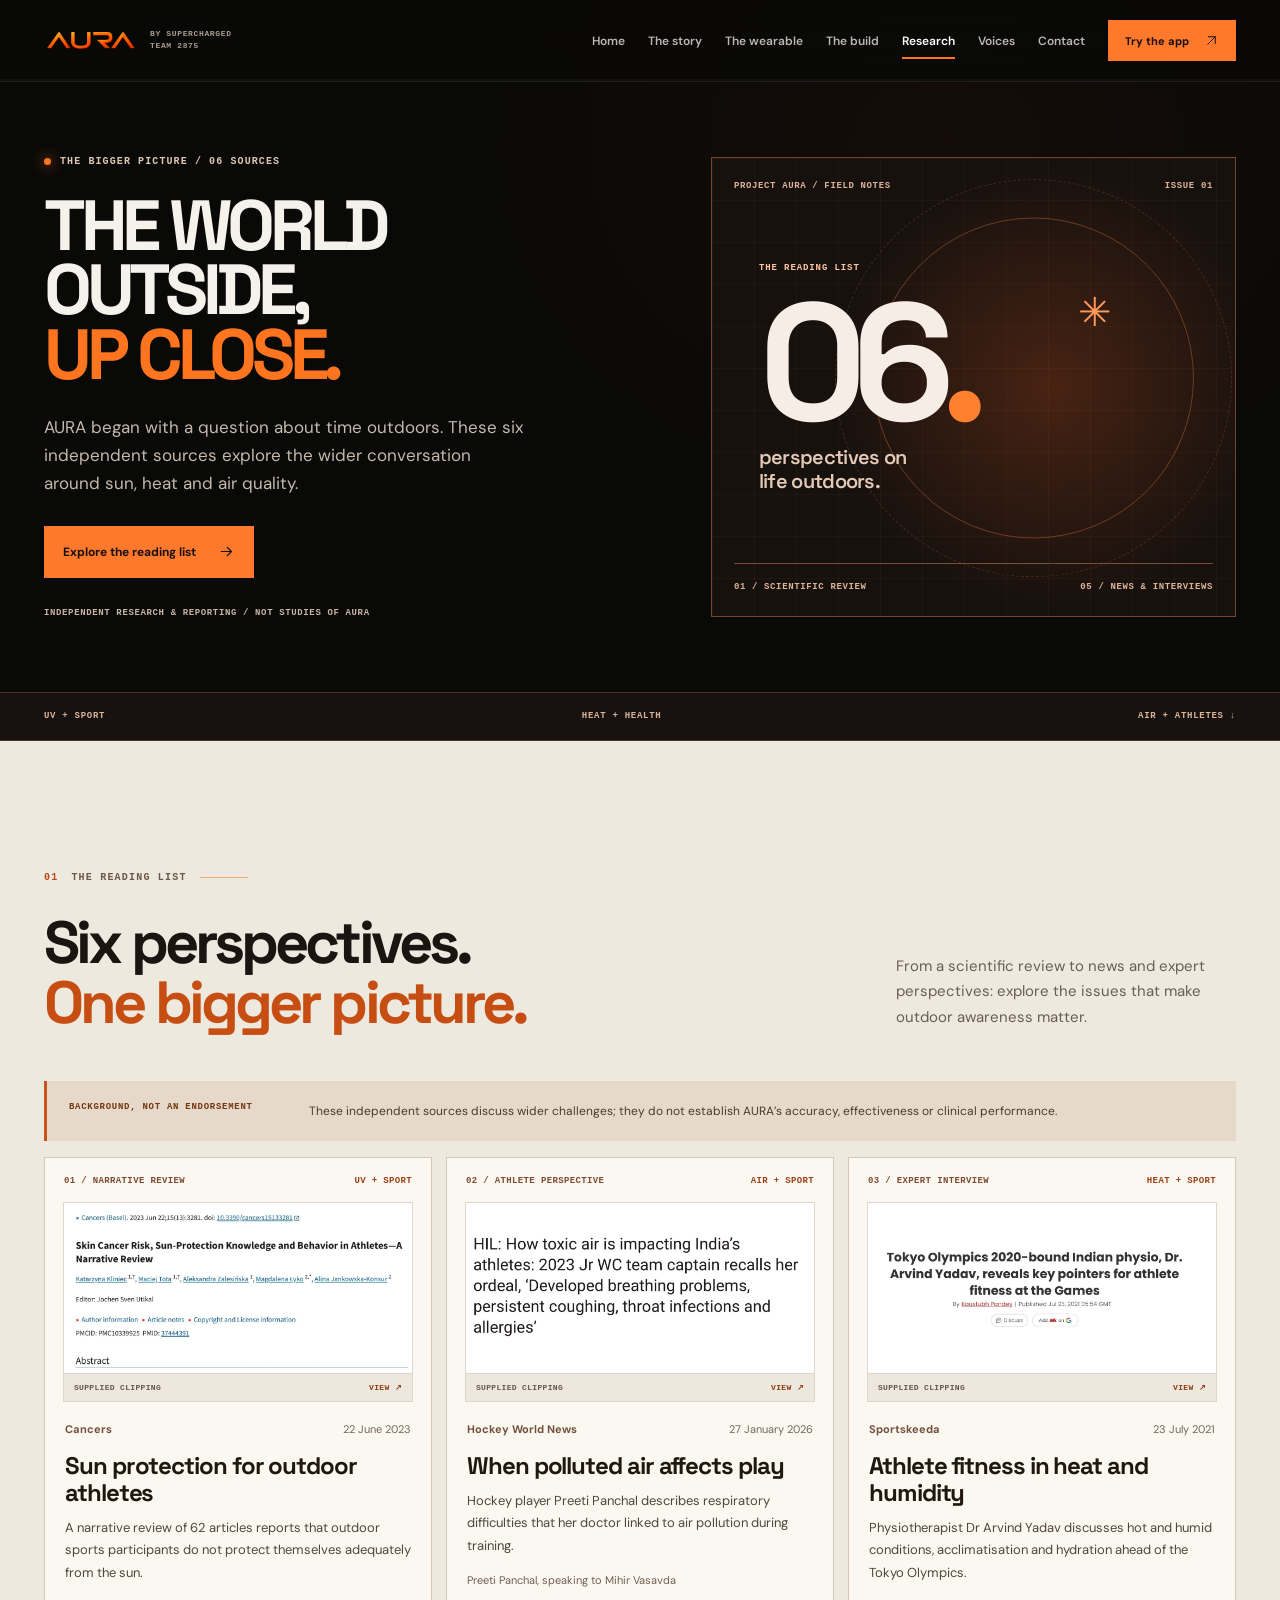
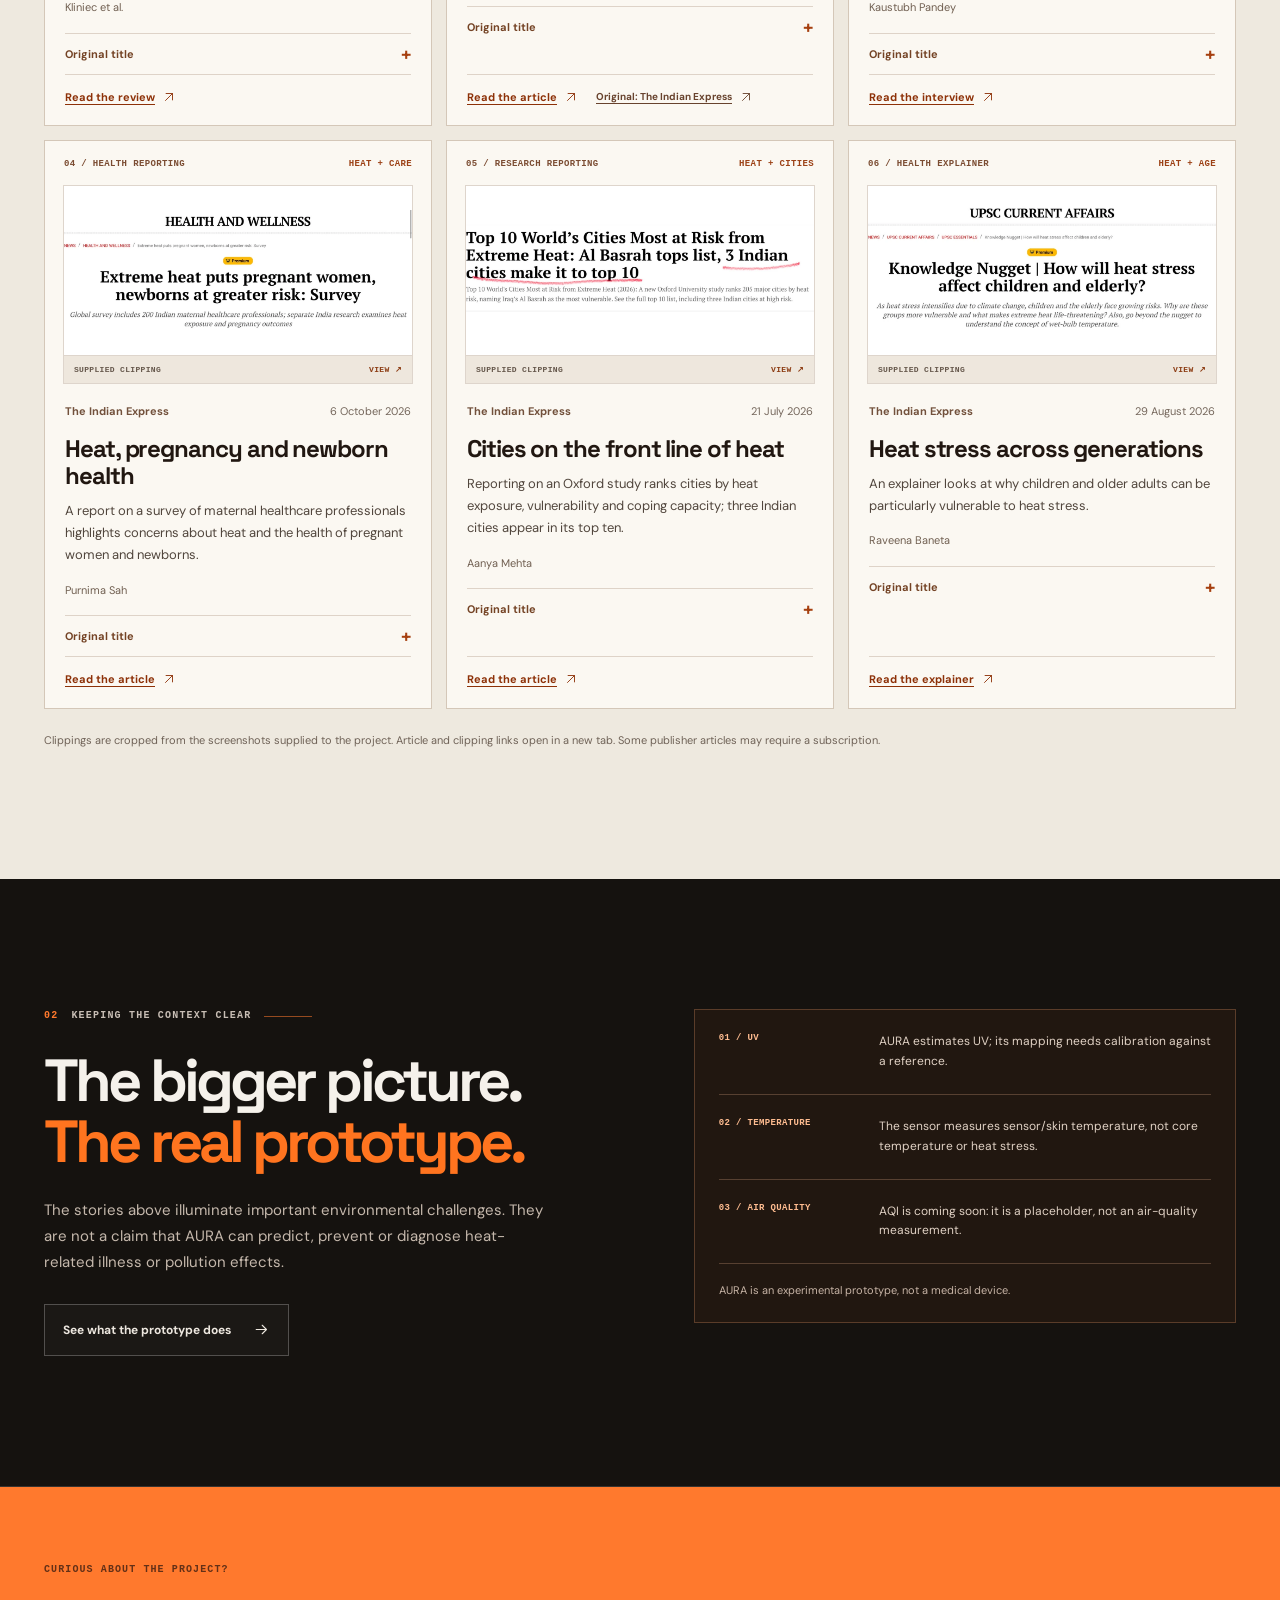
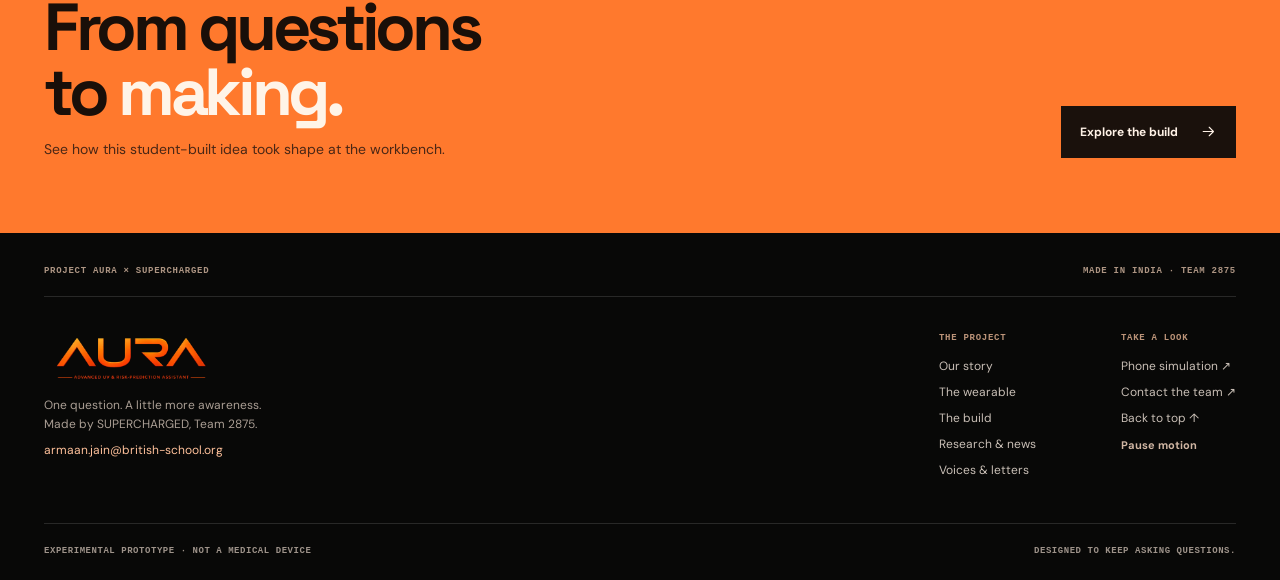
<file: research.html>
<!doctype html>
<html lang="en"><head><meta charset="utf-8"><meta name="viewport" content="width=device-width, initial-scale=1">
<meta name="description" content="Explore independent research and reporting on sun exposure, heat, air quality and the outdoor questions behind Project AURA."><meta name="theme-color" content="#0a0908"><meta property="og:title" content="Research &amp; News — Project AURA"><meta property="og:description" content="Explore independent research and reporting on sun exposure, heat, air quality and the outdoor questions behind Project AURA.">
<title>Research &amp; News — Project AURA</title><link rel="icon" type="image/png" href="assets/favicon.png"><link rel="preload" href="assets/fonts/space-grotesk-latin.woff2" as="font" type="font/woff2" crossorigin>
<link rel="stylesheet" href="styles.css"><link rel="stylesheet" href="site-enhancements.css"><link rel="stylesheet" href="experience.css"><link rel="stylesheet" href="research.css">
<script defer src="site-content.js"></script><script defer src="app.js"></script><script defer src="experience.js"></script></head>
<body data-page="research"><svg class="svg-defs" xmlns="http://www.w3.org/2000/svg" aria-hidden="true">
<symbol id="icon-arrow" viewBox="0 0 24 24"><path d="M4.5 12h14M13 6l6 6-6 6"/></symbol>
<symbol id="icon-diagonal" viewBox="0 0 24 24"><path d="M6 18 18 6M7 6h11v11"/></symbol>
<symbol id="icon-spark" viewBox="0 0 24 24"><path d="M12 2.5 13.8 9 20.5 12l-6.7 3-1.8 6.5L10.2 15 3.5 12l6.7-3L12 2.5Z"/></symbol>
<symbol id="icon-film" viewBox="0 0 24 24"><rect x="3" y="5" width="18" height="14" rx="2"/><path d="m10 9 5 3-5 3V9Z"/></symbol>
<symbol id="icon-doc" viewBox="0 0 24 24"><path d="M6 3h8l4 4v14H6z"/><path d="M14 3v5h4M9 12h6M9 16h6"/></symbol>
</svg><a class="skip-link" href="#main">Skip to content</a>
<header class="site-header" id="top"><div class="nav-shell wrap">
 <a class="brand" href="index.html" aria-label="AURA BY SUPERCHARGED TEAM 2875 — project home"><img src="assets/aura-mark.webp" width="1080" height="360" alt="AURA"><span class="brand-name"><small>BY SUPERCHARGED<br>TEAM 2875</small></span></a>
 <button class="menu-toggle" type="button" aria-label="Open navigation" aria-controls="site-nav" aria-expanded="false"><span></span><span></span></button>
 <nav class="site-nav" id="site-nav" aria-label="Main navigation"><a href="index.html">Home</a><a href="story.html">The story</a><a href="device.html">The wearable</a><a href="journey.html">The build</a><a href="research.html" aria-current="page">Research</a><a href="letters.html">Voices</a><a href="contact.html">Contact</a><a class="nav-demo" href="device.html#demo">Try the app <svg aria-hidden="true"><use href="#icon-diagonal"/></svg></a></nav>
</div><div class="read-progress" aria-hidden="true"><span id="read-progress"></span></div></header><noscript><nav class="nojs-nav wrap" aria-label="Project pages"><a href="index.html">Home</a><a href="story.html">The story</a><a href="device.html">The wearable</a><a href="journey.html">The build</a><a href="research.html" aria-current="page">Research</a><a href="letters.html">Voices</a><a href="contact.html">Contact</a></nav></noscript><main id="main">
<section class="page-hero research-hero wrap"><div class="page-hero-copy"><div class="micro-label"><span class="micro-dot"></span> THE BIGGER PICTURE / 06 SOURCES</div><h1>THE WORLD<br>OUTSIDE,<br><em>UP CLOSE.</em></h1><p>AURA began with a question about time outdoors. These six independent sources explore the wider conversation around sun, heat and air quality.</p><a class="button button-primary" href="#sources">Explore the reading list <svg aria-hidden="true"><use href="#icon-arrow"/></svg></a><span class="research-hero-note">INDEPENDENT RESEARCH &amp; REPORTING / NOT STUDIES OF AURA</span></div><div class="research-cover"><div class="research-cover-top"><span>PROJECT AURA / FIELD NOTES</span><span>ISSUE 01</span></div><div class="research-cover-art"><div class="research-cover-ring research-ring-one" aria-hidden="true"></div><div class="research-cover-ring research-ring-two" aria-hidden="true"></div><span class="research-cover-star" aria-hidden="true">✳</span><div class="research-cover-number"><small>THE READING LIST</small><strong>06<span>.</span></strong><p>perspectives on<br>life outdoors.</p></div></div><div class="research-cover-bottom"><span>01 / SCIENTIFIC REVIEW</span><span>05 / NEWS &amp; INTERVIEWS</span></div></div></section>
<div class="chapter-line"><div class="wrap"><span>UV + SPORT</span><span>HEAT + HEALTH</span><span>AIR + ATHLETES ↓</span></div></div>
<section class="section research-library" id="sources" aria-labelledby="research-title"><div class="wrap"><div class="section-heading"><div><div class="section-tag"><span>01</span> THE READING LIST <i></i></div><h2 id="research-title">Six perspectives.<br><em>One bigger picture.</em></h2></div><p>From a scientific review to news and expert perspectives: explore the issues that make outdoor awareness matter.</p></div><div class="research-intro-note"><strong>BACKGROUND, NOT AN ENDORSEMENT</strong><p>These independent sources discuss wider challenges; they do not establish AURA’s accuracy, effectiveness or clinical performance.</p></div><div class="research-grid"><article class="research-card" id="source-01">
      <div class="research-card-top"><span>01 / NARRATIVE REVIEW</span><span>UV + SPORT</span></div>
      <a class="research-clip" href="assets/research/01-athletes-uv.webp" target="_blank" rel="noopener noreferrer" aria-label="View the supplied Cancers clipping: Skin Cancer Risk, Sun-Protection Knowledge and Behavior in Athletes—A Narrative Review (opens in a new tab)"><img src="assets/research/01-athletes-uv.webp" width="1100" height="535" loading="lazy" alt=""><span>SUPPLIED CLIPPING <b aria-hidden="true">VIEW ↗</b></span></a>
      <div class="research-card-body"><div class="research-card-meta"><strong>Cancers</strong><time datetime="2023-06-22">22 June 2023</time></div><h3>Sun protection for outdoor athletes</h3><p>A narrative review of 62 articles reports that outdoor sports participants do not protect themselves adequately from the sun.</p><p class="research-credit">Kliniec et al.</p>
      <details class="research-source-title"><summary>Original title <span aria-hidden="true">+</span></summary><p><cite>Skin Cancer Risk, Sun-Protection Knowledge and Behavior in Athletes—A Narrative Review</cite></p></details>
      <div class="research-card-links"><a class="research-read" href="https://doi.org/10.3390/cancers15133281" target="_blank" rel="noopener noreferrer" aria-label="Read the review: Skin Cancer Risk, Sun-Protection Knowledge and Behavior in Athletes—A Narrative Review on Cancers (opens in a new tab)">Read the review <svg aria-hidden="true"><use href="#icon-diagonal"/></svg></a></div></div></article><article class="research-card" id="source-02">
      <div class="research-card-top"><span>02 / ATHLETE PERSPECTIVE</span><span>AIR + SPORT</span></div>
      <a class="research-clip" href="assets/research/02-air-athletes.webp" target="_blank" rel="noopener noreferrer" aria-label="View the supplied Hockey World News clipping: HIL: How toxic air is impacting India’s athletes: 2023 Jr WC team captain recalls her ordeal, ‘Developed breathing problems, persistent coughing, throat infections and allergies’ (opens in a new tab)"><img src="assets/research/02-air-athletes.webp" width="1280" height="408" loading="lazy" alt=""><span>SUPPLIED CLIPPING <b aria-hidden="true">VIEW ↗</b></span></a>
      <div class="research-card-body"><div class="research-card-meta"><strong>Hockey World News</strong><time datetime="2026-01-27">27 January 2026</time></div><h3>When polluted air affects play</h3><p>Hockey player Preeti Panchal describes respiratory difficulties that her doctor linked to air pollution during training.</p><p class="research-credit">Preeti Panchal, speaking to Mihir Vasavda</p>
      <details class="research-source-title"><summary>Original title <span aria-hidden="true">+</span></summary><p><cite>HIL: How toxic air is impacting India’s athletes: 2023 Jr WC team captain recalls her ordeal, ‘Developed breathing problems, persistent coughing, throat infections and allergies’</cite></p></details>
      <div class="research-card-links"><a class="research-read" href="https://hockeywrldnws.com/hil-how-toxic-air-is-impacting-indias-athletes-2023-jr-wc-team-captain-recalls-her-ordeal-developed-breathing-problems-persistent-coughing-throat-infections-and-allergies/" target="_blank" rel="noopener noreferrer" aria-label="Read the article: HIL: How toxic air is impacting India’s athletes: 2023 Jr WC team captain recalls her ordeal, ‘Developed breathing problems, persistent coughing, throat infections and allergies’ on Hockey World News (opens in a new tab)">Read the article <svg aria-hidden="true"><use href="#icon-diagonal"/></svg></a><a class="research-original-link" href="https://indianexpress.com/article/sports/hockey/toxic-air-preeti-panchal-jr-wc-captain-breathing-problem-10490850/" target="_blank" rel="noopener noreferrer" aria-label="Open the original Indian Express report (opens in a new tab)">Original: The Indian Express <svg aria-hidden="true"><use href="#icon-diagonal"/></svg></a></div></div></article><article class="research-card" id="source-03">
      <div class="research-card-top"><span>03 / EXPERT INTERVIEW</span><span>HEAT + SPORT</span></div>
      <a class="research-clip" href="assets/research/03-athlete-heat.webp" target="_blank" rel="noopener noreferrer" aria-label="View the supplied Sportskeeda clipping: Tokyo Olympics 2020-bound Indian physio, Dr. Arvind Yadav, reveals key pointers for athlete fitness at the Games (opens in a new tab)"><img src="assets/research/03-athlete-heat.webp" width="1280" height="320" loading="lazy" alt=""><span>SUPPLIED CLIPPING <b aria-hidden="true">VIEW ↗</b></span></a>
      <div class="research-card-body"><div class="research-card-meta"><strong>Sportskeeda</strong><time datetime="2021-07-23">23 July 2021</time></div><h3>Athlete fitness in heat and humidity</h3><p>Physiotherapist Dr Arvind Yadav discusses hot and humid conditions, acclimatisation and hydration ahead of the Tokyo Olympics.</p><p class="research-credit">Kaustubh Pandey</p>
      <details class="research-source-title"><summary>Original title <span aria-hidden="true">+</span></summary><p><cite>Tokyo Olympics 2020-bound Indian physio, Dr. Arvind Yadav, reveals key pointers for athlete fitness at the Games</cite></p></details>
      <div class="research-card-links"><a class="research-read" href="https://www.sportskeeda.com/athletics/dr-arvind-yadav-tokyo-bound-olympics-provided-key-details-can-determine-fitness-athletes-event" target="_blank" rel="noopener noreferrer" aria-label="Read the interview: Tokyo Olympics 2020-bound Indian physio, Dr. Arvind Yadav, reveals key pointers for athlete fitness at the Games on Sportskeeda (opens in a new tab)">Read the interview <svg aria-hidden="true"><use href="#icon-diagonal"/></svg></a></div></div></article><article class="research-card" id="source-04">
      <div class="research-card-top"><span>04 / HEALTH REPORTING</span><span>HEAT + CARE</span></div>
      <a class="research-clip" href="assets/research/04-pregnancy-heat.webp" target="_blank" rel="noopener noreferrer" aria-label="View the supplied The Indian Express clipping: Extreme heat puts pregnant women, newborns at greater risk: Survey (opens in a new tab)"><img src="assets/research/04-pregnancy-heat.webp" width="1280" height="443" loading="lazy" alt=""><span>SUPPLIED CLIPPING <b aria-hidden="true">VIEW ↗</b></span></a>
      <div class="research-card-body"><div class="research-card-meta"><strong>The Indian Express</strong><time datetime="2026-10-06">6 October 2026</time></div><h3>Heat, pregnancy and newborn health</h3><p>A report on a survey of maternal healthcare professionals highlights concerns about heat and the health of pregnant women and newborns.</p><p class="research-credit">Purnima Sah</p>
      <details class="research-source-title"><summary>Original title <span aria-hidden="true">+</span></summary><p><cite>Extreme heat puts pregnant women, newborns at greater risk: Survey</cite></p></details>
      <div class="research-card-links"><a class="research-read" href="https://indianexpress.com/article/health-wellness/extreme-heat-pregnant-women-newborns-greater-risk-survey-10908313/" target="_blank" rel="noopener noreferrer" aria-label="Read the article: Extreme heat puts pregnant women, newborns at greater risk: Survey on The Indian Express (opens in a new tab)">Read the article <svg aria-hidden="true"><use href="#icon-diagonal"/></svg></a></div></div></article><article class="research-card" id="source-05">
      <div class="research-card-top"><span>05 / RESEARCH REPORTING</span><span>HEAT + CITIES</span></div>
      <a class="research-clip" href="assets/research/05-cities-heat.webp" target="_blank" rel="noopener noreferrer" aria-label="View the supplied The Indian Express clipping: Top 10 World’s Cities Most at Risk from Extreme Heat: Al Basrah tops list, 3 Indian cities make it to top 10 (opens in a new tab)"><img src="assets/research/05-cities-heat.webp" width="1280" height="344" loading="lazy" alt=""><span>SUPPLIED CLIPPING <b aria-hidden="true">VIEW ↗</b></span></a>
      <div class="research-card-body"><div class="research-card-meta"><strong>The Indian Express</strong><time datetime="2026-07-21">21 July 2026</time></div><h3>Cities on the front line of heat</h3><p>Reporting on an Oxford study ranks cities by heat exposure, vulnerability and coping capacity; three Indian cities appear in its top ten.</p><p class="research-credit">Aanya Mehta</p>
      <details class="research-source-title"><summary>Original title <span aria-hidden="true">+</span></summary><p><cite>Top 10 World’s Cities Most at Risk from Extreme Heat: Al Basrah tops list, 3 Indian cities make it to top 10</cite></p></details>
      <div class="research-card-links"><a class="research-read" href="https://indianexpress.com/article/trending/top-10-listing/top-10-worlds-cities-most-at-risk-from-extreme-heat-al-basrah-tops-list-3-indian-cities-make-it-to-top-10-10796844/" target="_blank" rel="noopener noreferrer" aria-label="Read the article: Top 10 World’s Cities Most at Risk from Extreme Heat: Al Basrah tops list, 3 Indian cities make it to top 10 on The Indian Express (opens in a new tab)">Read the article <svg aria-hidden="true"><use href="#icon-diagonal"/></svg></a></div></div></article><article class="research-card" id="source-06">
      <div class="research-card-top"><span>06 / HEALTH EXPLAINER</span><span>HEAT + AGE</span></div>
      <a class="research-clip" href="assets/research/06-children-older-adults.webp" target="_blank" rel="noopener noreferrer" aria-label="View the supplied The Indian Express clipping: Knowledge Nugget | How will heat stress affect children and elderly? (opens in a new tab)"><img src="assets/research/06-children-older-adults.webp" width="1280" height="512" loading="lazy" alt=""><span>SUPPLIED CLIPPING <b aria-hidden="true">VIEW ↗</b></span></a>
      <div class="research-card-body"><div class="research-card-meta"><strong>The Indian Express</strong><time datetime="2026-08-29">29 August 2026</time></div><h3>Heat stress across generations</h3><p>An explainer looks at why children and older adults can be particularly vulnerable to heat stress.</p><p class="research-credit">Raveena Baneta</p>
      <details class="research-source-title"><summary>Original title <span aria-hidden="true">+</span></summary><p><cite>Knowledge Nugget | How will heat stress affect children and elderly?</cite></p></details>
      <div class="research-card-links"><a class="research-read" href="https://indianexpress.com/article/upsc-current-affairs/upsc-essentials/knowledge-nugget-how-heat-stress-affect-children-and-elderly-upsc-10853532/" target="_blank" rel="noopener noreferrer" aria-label="Read the explainer: Knowledge Nugget | How will heat stress affect children and elderly? on The Indian Express (opens in a new tab)">Read the explainer <svg aria-hidden="true"><use href="#icon-diagonal"/></svg></a></div></div></article></div><p class="research-access-note">Clippings are cropped from the screenshots supplied to the project. Article and clipping links open in a new tab. Some publisher articles may require a subscription.</p></div></section>
<section class="section research-clarity" aria-labelledby="research-clarity-title"><div class="wrap research-clarity-layout"><div><div class="section-tag"><span>02</span> KEEPING THE CONTEXT CLEAR <i></i></div><h2 id="research-clarity-title">The bigger picture.<br><em>The real prototype.</em></h2><p>The stories above illuminate important environmental challenges. They are not a claim that AURA can predict, prevent or diagnose heat-related illness or pollution effects.</p><a class="button button-ghost" href="device.html">See what the prototype does <svg aria-hidden="true"><use href="#icon-arrow"/></svg></a></div><div class="research-limits"><div><span>01 / UV</span><p>AURA estimates UV; its mapping needs calibration against a reference.</p></div><div><span>02 / TEMPERATURE</span><p>The sensor measures sensor/skin temperature, not core temperature or heat stress.</p></div><div><span>03 / AIR QUALITY</span><p>AQI is coming soon: it is a placeholder, not an air-quality measurement.</p></div><small>AURA is an experimental prototype, not a medical device.</small></div></div></section>
<section class="home-callout callout-soft"><div class="wrap callout-inner"><div><span class="micro-label">CURIOUS ABOUT THE PROJECT?</span><h2>From questions<br>to <em>making.</em></h2><p>See how this student-built idea took shape at the workbench.</p></div><a class="button button-primary" href="journey.html">Explore the build <svg aria-hidden="true"><use href="#icon-arrow"/></svg></a></div></section></main><footer class="site-footer site-footer-v2"><div class="wrap">
 <div class="footer-topline"><span>PROJECT AURA × SUPERCHARGED</span><span>MADE IN INDIA · TEAM 2875</span></div>
 <div class="footer-main"><div class="footer-brand"><a href="index.html" aria-label="Project AURA home"><img src="assets/aura-logo.webp" width="1080" height="321" loading="lazy" alt="AURA — Advanced UV &amp; Risk-prediction Assistant"></a><p>One question. A little more awareness.<br>Made by SUPERCHARGED, Team 2875.</p><a class="footer-email" href="mailto:armaan.jain@british-school.org">armaan.jain@british-school.org</a></div>
 <div class="footer-links"><div><span>THE PROJECT</span><a href="story.html">Our story</a><a href="device.html">The wearable</a><a href="journey.html">The build</a><a href="research.html">Research &amp; news</a><a href="letters.html">Voices &amp; letters</a></div><div><span>TAKE A LOOK</span><a href="device.html#demo">Phone simulation ↗</a><a href="contact.html">Contact the team ↗</a><a href="#top">Back to top ↑</a><button type="button" class="motion-control" data-motion-toggle aria-pressed="false">Pause motion</button></div></div></div>
 <div class="footer-bottom"><span>EXPERIMENTAL PROTOTYPE · NOT A MEDICAL DEVICE</span><span>DESIGNED TO KEEP ASKING QUESTIONS.</span></div>
 </div></footer>
<noscript><p class="noscript-note">The project pages and letters work without JavaScript. Enable it to use the animated signal selector, photo viewer and score examples.</p></noscript></body></html>
</file>
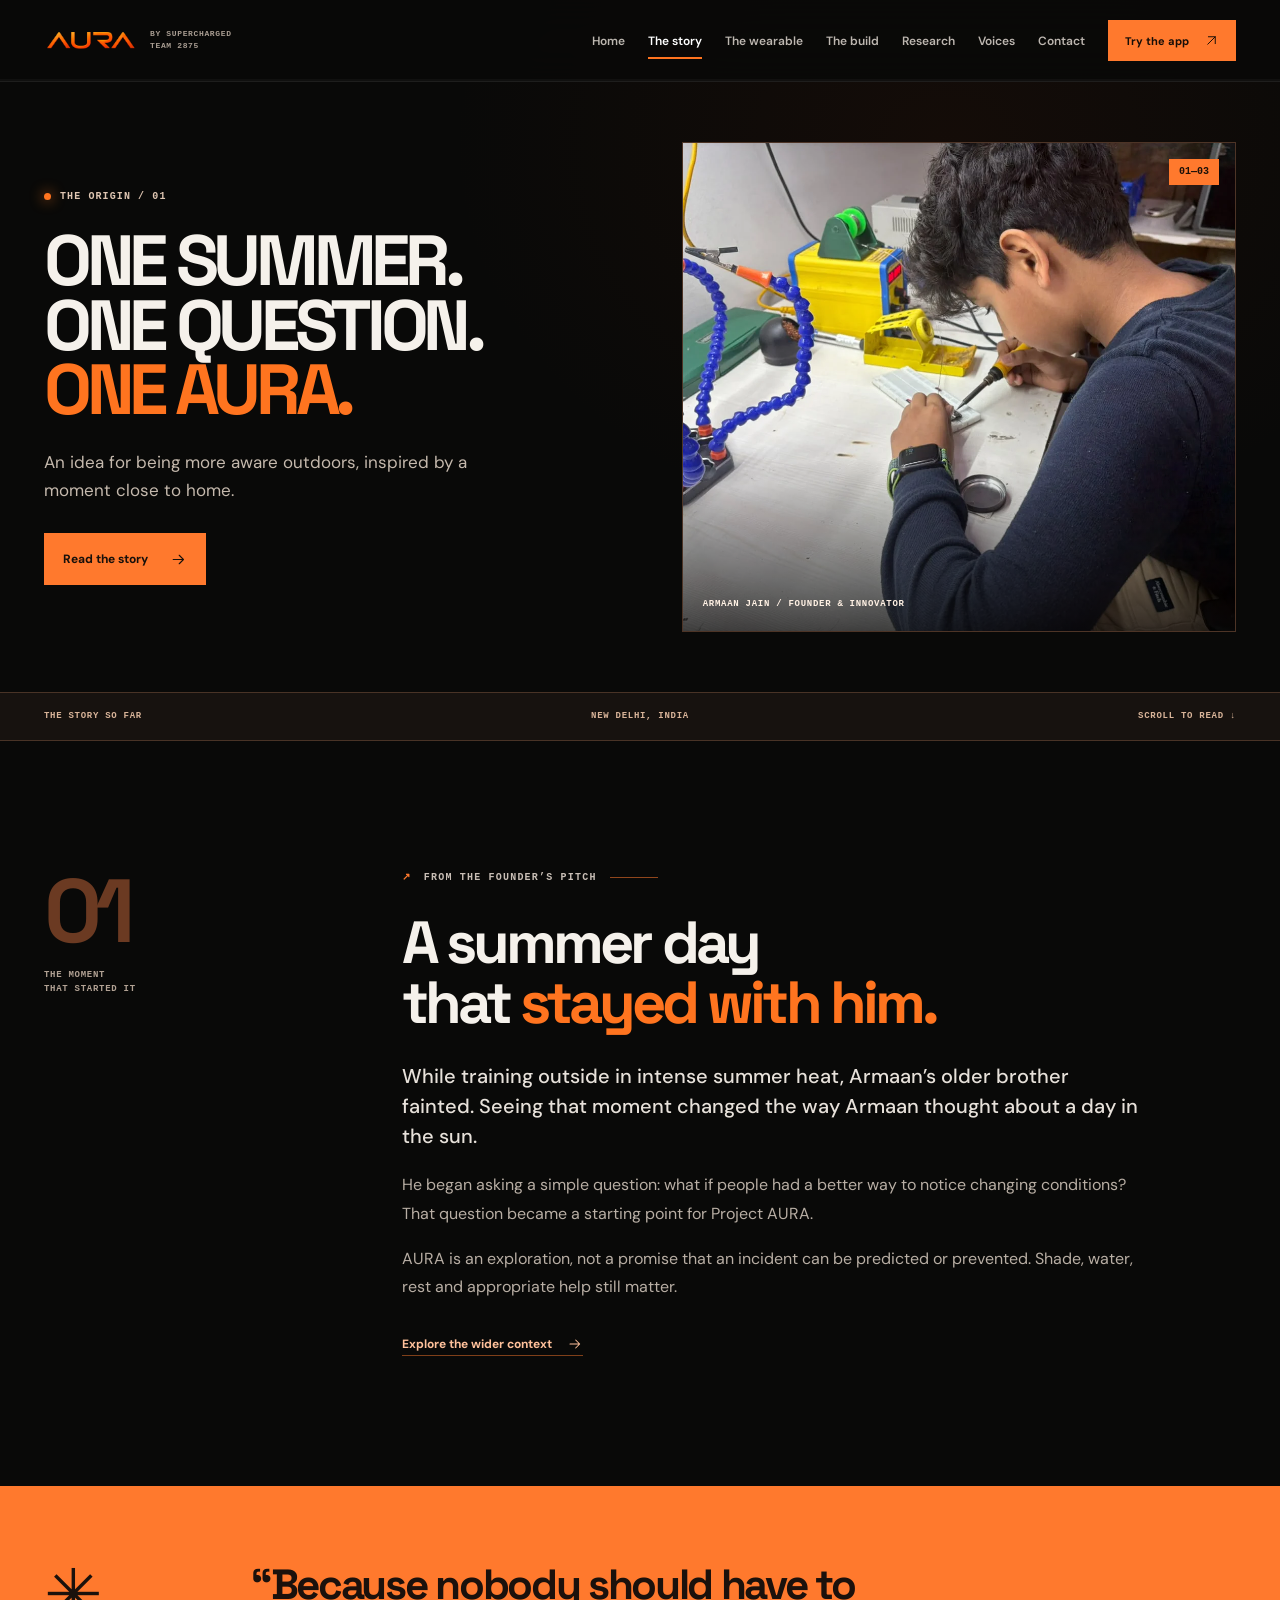
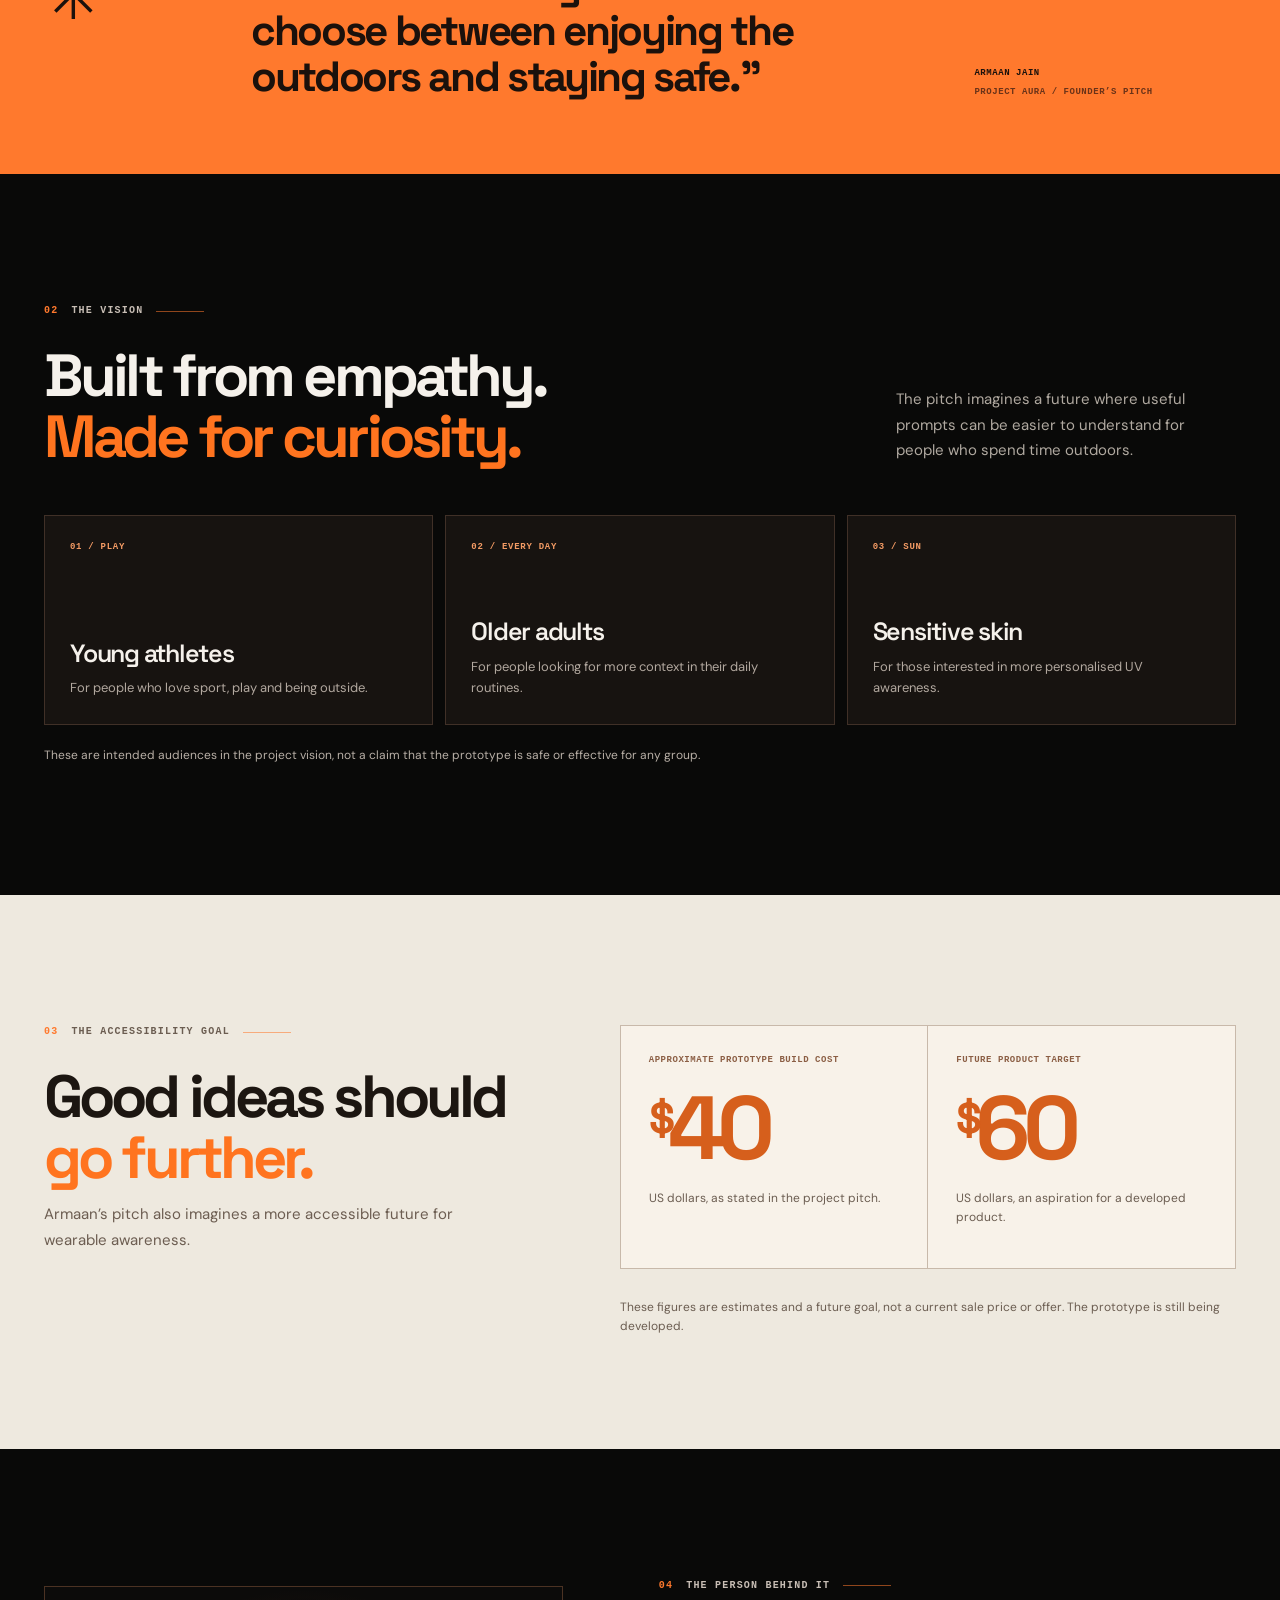
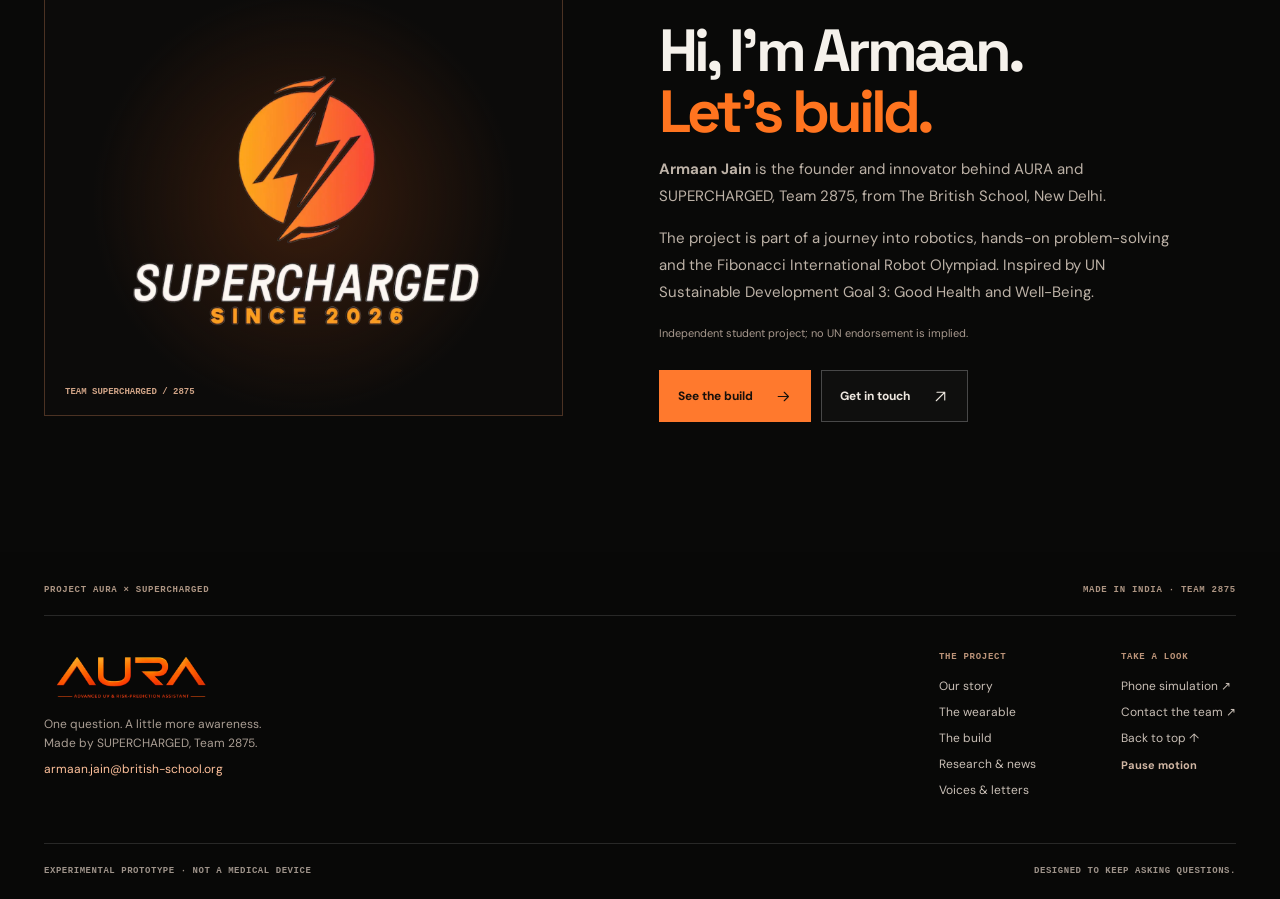
<file: story.html>
<!doctype html>
<html lang="en"><head><meta charset="utf-8"><meta name="viewport" content="width=device-width, initial-scale=1">
<meta name="description" content="The personal story behind Project AURA and founder Armaan Jain’s vision for outdoor awareness."><meta name="theme-color" content="#0a0908"><meta property="og:title" content="The Story — Project AURA"><meta property="og:description" content="The personal story behind Project AURA and founder Armaan Jain’s vision for outdoor awareness.">
<title>The Story — Project AURA</title><link rel="icon" type="image/png" href="assets/favicon.png"><link rel="preload" href="assets/fonts/space-grotesk-latin.woff2" as="font" type="font/woff2" crossorigin>
<link rel="stylesheet" href="styles.css"><link rel="stylesheet" href="site-enhancements.css"><link rel="stylesheet" href="experience.css"><link rel="stylesheet" href="research.css">
<script defer src="site-content.js"></script><script defer src="app.js"></script><script defer src="experience.js"></script></head>
<body data-page="story"><svg class="svg-defs" xmlns="http://www.w3.org/2000/svg" aria-hidden="true">
<symbol id="icon-arrow" viewBox="0 0 24 24"><path d="M4.5 12h14M13 6l6 6-6 6"/></symbol>
<symbol id="icon-diagonal" viewBox="0 0 24 24"><path d="M6 18 18 6M7 6h11v11"/></symbol>
<symbol id="icon-spark" viewBox="0 0 24 24"><path d="M12 2.5 13.8 9 20.5 12l-6.7 3-1.8 6.5L10.2 15 3.5 12l6.7-3L12 2.5Z"/></symbol>
<symbol id="icon-film" viewBox="0 0 24 24"><rect x="3" y="5" width="18" height="14" rx="2"/><path d="m10 9 5 3-5 3V9Z"/></symbol>
<symbol id="icon-doc" viewBox="0 0 24 24"><path d="M6 3h8l4 4v14H6z"/><path d="M14 3v5h4M9 12h6M9 16h6"/></symbol>
</svg><a class="skip-link" href="#main">Skip to content</a>
<header class="site-header" id="top"><div class="nav-shell wrap">
 <a class="brand" href="index.html" aria-label="AURA BY SUPERCHARGED TEAM 2875 — project home"><img src="assets/aura-mark.webp" width="1080" height="360" alt="AURA"><span class="brand-name"><small>BY SUPERCHARGED<br>TEAM 2875</small></span></a>
 <button class="menu-toggle" type="button" aria-label="Open navigation" aria-controls="site-nav" aria-expanded="false"><span></span><span></span></button>
 <nav class="site-nav" id="site-nav" aria-label="Main navigation"><a href="index.html">Home</a><a href="story.html" aria-current="page">The story</a><a href="device.html">The wearable</a><a href="journey.html">The build</a><a href="research.html">Research</a><a href="letters.html">Voices</a><a href="contact.html">Contact</a><a class="nav-demo" href="device.html#demo">Try the app <svg aria-hidden="true"><use href="#icon-diagonal"/></svg></a></nav>
</div><div class="read-progress" aria-hidden="true"><span id="read-progress"></span></div></header><noscript><nav class="nojs-nav wrap" aria-label="Project pages"><a href="index.html">Home</a><a href="story.html" aria-current="page">The story</a><a href="device.html">The wearable</a><a href="journey.html">The build</a><a href="research.html">Research</a><a href="letters.html">Voices</a><a href="contact.html">Contact</a></nav></noscript><main id="main">
<section class="page-hero page-hero-story wrap"><div class="page-hero-copy"><div class="micro-label"><span class="micro-dot"></span> THE ORIGIN / 01</div><h1>ONE SUMMER.<br>ONE QUESTION.<br><em>ONE AURA.</em></h1><p>An idea for being more aware outdoors, inspired by a moment close to home.</p><a class="button button-primary" href="#the-moment">Read the story <svg aria-hidden="true"><use href="#icon-arrow"/></svg></a></div><div class="story-hero-photo"><img src="assets/media/workbench-01.webp" width="1280" height="960" alt="Armaan working on the electronics for Project AURA."><span class="photo-label">ARMAAN JAIN / FOUNDER &amp; INNOVATOR</span><span class="corner-index">01—03</span></div></section>
<div class="chapter-line"><div class="wrap"><span>THE STORY SO FAR</span><span>NEW DELHI, INDIA</span><span>SCROLL TO READ ↓</span></div></div>
<section class="narrative-section section wrap" id="the-moment"><div class="narrative-aside"><span>01</span><small>THE MOMENT<br>THAT STARTED IT</small></div><div class="narrative-main"><div class="section-tag"><span>↗</span> FROM THE FOUNDER’S PITCH <i></i></div><h2>A summer day<br>that <em>stayed with him.</em></h2><p class="large-copy">While training outside in intense summer heat, Armaan’s older brother fainted. Seeing that moment changed the way Armaan thought about a day in the sun.</p><p>He began asking a simple question: what if people had a better way to notice changing conditions? That question became a starting point for Project AURA.</p><p>AURA is an exploration, not a promise that an incident can be predicted or prevented. Shade, water, rest and appropriate help still matter.</p><a class="text-link" href="research.html">Explore the wider context <svg aria-hidden="true"><use href="#icon-arrow"/></svg></a></div></section>
<section class="story-quote"><div class="wrap quote-layout"><span class="quote-star" aria-hidden="true">✳</span><blockquote>“Because nobody should have to choose between enjoying the outdoors and staying safe.”</blockquote><div class="quote-credit"><span>ARMAAN JAIN</span><small>PROJECT AURA / FOUNDER’S PITCH</small></div></div></section>
<section class="audience-section section wrap"><div class="section-heading"><div><div class="section-tag"><span>02</span> THE VISION <i></i></div><h2>Built from empathy.<br><em>Made for curiosity.</em></h2></div><p>The pitch imagines a future where useful prompts can be easier to understand for people who spend time outdoors.</p></div><div class="audience-grid"><article><span>01 / PLAY</span><h3>Young athletes</h3><p>For people who love sport, play and being outside.</p></article><article><span>02 / EVERY DAY</span><h3>Older adults</h3><p>For people looking for more context in their daily routines.</p></article><article><span>03 / SUN</span><h3>Sensitive skin</h3><p>For those interested in more personalised UV awareness.</p></article></div><p class="tiny-disclaimer">These are intended audiences in the project vision, not a claim that the prototype is safe or effective for any group.</p></section>
<section class="cost-section section"><div class="wrap cost-layout"><div class="cost-intro"><div class="section-tag"><span>03</span> THE ACCESSIBILITY GOAL <i></i></div><h2>Good ideas should<br><em>go further.</em></h2><p>Armaan’s pitch also imagines a more accessible future for wearable awareness.</p></div><div class="cost-pair"><div><span>APPROXIMATE PROTOTYPE BUILD COST</span><strong><small>$</small>40</strong><p>US dollars, as stated in the project pitch.</p></div><div><span>FUTURE PRODUCT TARGET</span><strong><small>$</small>60</strong><p>US dollars, an aspiration for a developed product.</p></div></div><p class="cost-note">These figures are estimates and a future goal, not a current sale price or offer. The prototype is still being developed.</p></div></section>
<section class="founder-section section wrap"><div class="founder-logo"><img src="assets/supercharged-logo.webp" width="1000" height="802" loading="lazy" alt="SUPERCHARGED logo, since 2026"><span>TEAM SUPERCHARGED / 2875</span></div><div class="founder-copy"><div class="section-tag"><span>04</span> THE PERSON BEHIND IT <i></i></div><h2>Hi, I’m Armaan.<br><em>Let’s build.</em></h2><p><strong>Armaan Jain</strong> is the founder and innovator behind AURA and SUPERCHARGED, Team 2875, from The British School, New Delhi.</p><p>The project is part of a journey into robotics, hands-on problem-solving and the Fibonacci International Robot Olympiad. Inspired by UN Sustainable Development Goal 3: Good Health and Well-Being.</p><small>Independent student project; no UN endorsement is implied.</small><div class="hero-actions"><a class="button button-primary" href="journey.html">See the build <svg aria-hidden="true"><use href="#icon-arrow"/></svg></a><a class="button button-ghost" href="contact.html">Get in touch <svg aria-hidden="true"><use href="#icon-diagonal"/></svg></a></div></div></section></main><footer class="site-footer site-footer-v2"><div class="wrap">
 <div class="footer-topline"><span>PROJECT AURA × SUPERCHARGED</span><span>MADE IN INDIA · TEAM 2875</span></div>
 <div class="footer-main"><div class="footer-brand"><a href="index.html" aria-label="Project AURA home"><img src="assets/aura-logo.webp" width="1080" height="321" loading="lazy" alt="AURA — Advanced UV &amp; Risk-prediction Assistant"></a><p>One question. A little more awareness.<br>Made by SUPERCHARGED, Team 2875.</p><a class="footer-email" href="mailto:armaan.jain@british-school.org">armaan.jain@british-school.org</a></div>
 <div class="footer-links"><div><span>THE PROJECT</span><a href="story.html">Our story</a><a href="device.html">The wearable</a><a href="journey.html">The build</a><a href="research.html">Research &amp; news</a><a href="letters.html">Voices &amp; letters</a></div><div><span>TAKE A LOOK</span><a href="device.html#demo">Phone simulation ↗</a><a href="contact.html">Contact the team ↗</a><a href="#top">Back to top ↑</a><button type="button" class="motion-control" data-motion-toggle aria-pressed="false">Pause motion</button></div></div></div>
 <div class="footer-bottom"><span>EXPERIMENTAL PROTOTYPE · NOT A MEDICAL DEVICE</span><span>DESIGNED TO KEEP ASKING QUESTIONS.</span></div>
 </div></footer>
<noscript><p class="noscript-note">The project pages and letters work without JavaScript. Enable it to use the animated signal selector, photo viewer and score examples.</p></noscript></body></html>
</file>
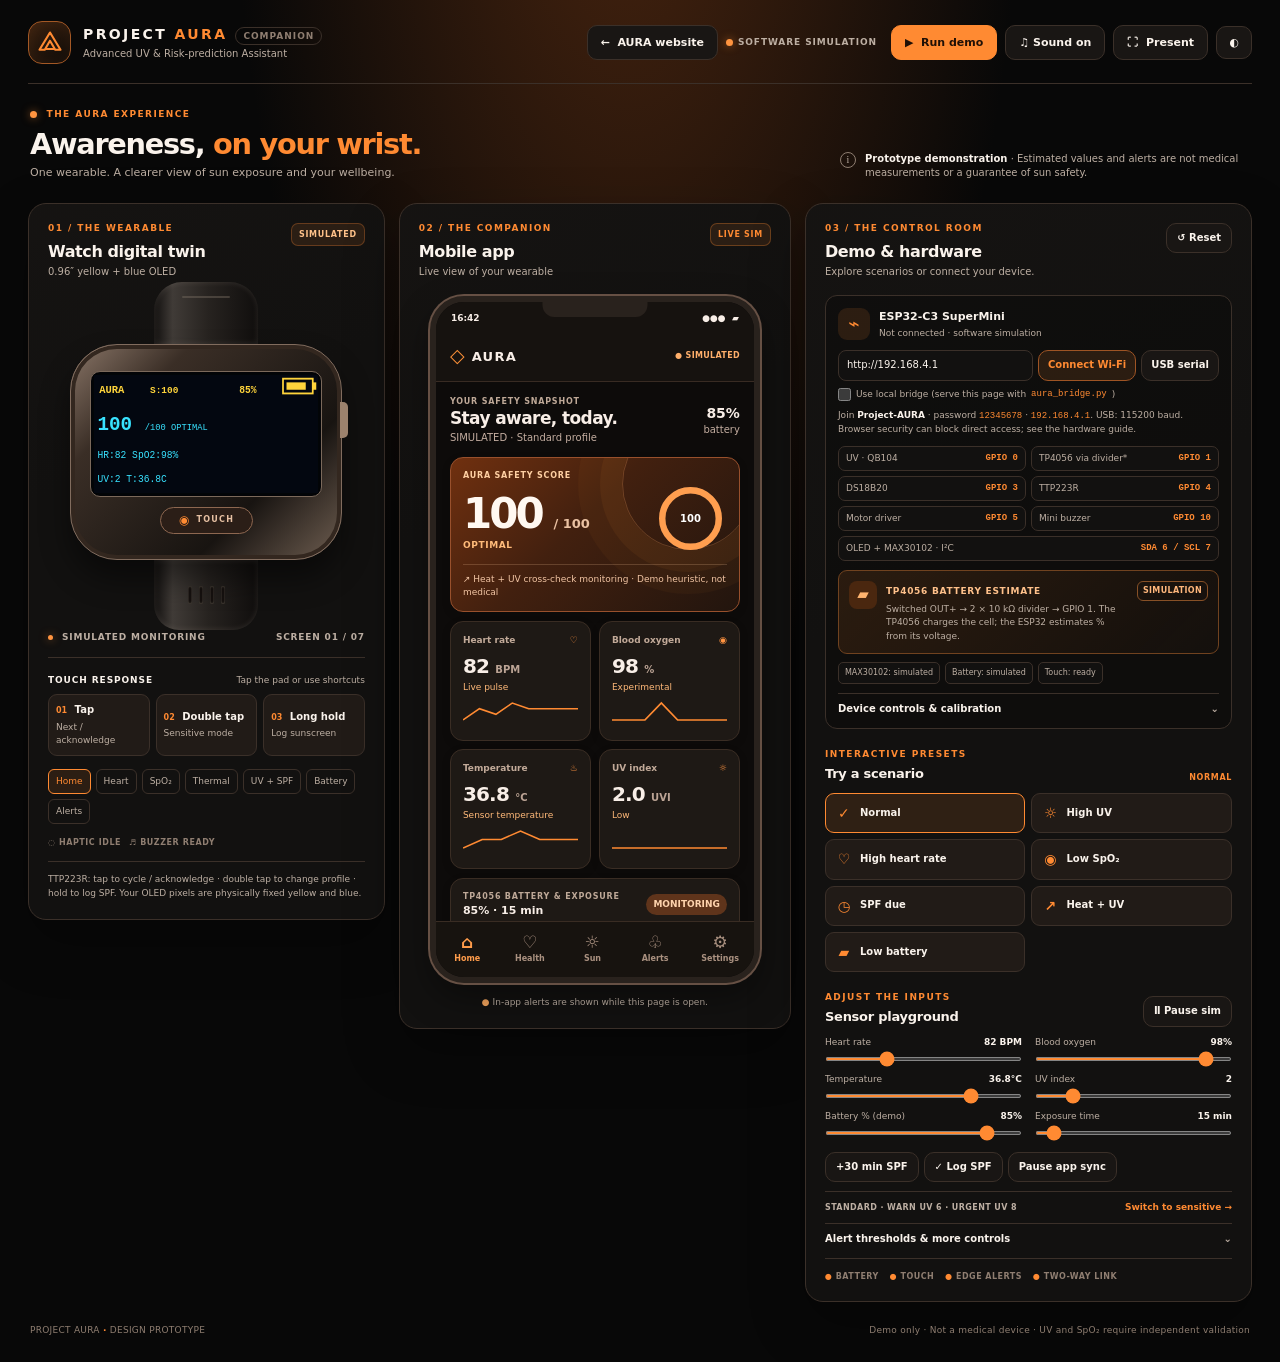
<file: demo/companion.html>
<!doctype html>
<html lang="en" data-theme="dark">
<head>
<meta charset="utf-8">
<meta name="viewport" content="width=device-width, initial-scale=1">
<meta name="color-scheme" content="dark">
<title>Project AURA — Advanced UV &amp; Risk-prediction Assistant</title>
<style>
:root{--bg:#080e1a;--bg2:#101c2a;--panel:#101a28;--panel2:#142131;--card:#192838;--line:#273b4d;--text:#eef6f9;--muted:#91a7b4;--quiet:#647f90;--cyan:#5ce3df;--yellow:#ffd43b;--green:#77e7b1;--amber:#ffbf69;--red:#ff7d85;--purple:#a8a6ff;--shadow:0 22px 55px rgba(0,0,0,.18);font-family:Inter,ui-sans-serif,system-ui,-apple-system,"Segoe UI",sans-serif;color-scheme:dark}
[data-theme=light]{--bg:#e9f2f3;--bg2:#f5faf9;--panel:#f8fcfb;--panel2:#e9f3f2;--card:#eef7f5;--line:#d4e3e1;--text:#102c33;--muted:#5a757a;--quiet:#789396;--cyan:#087f80;--green:#167857;--amber:#a36016;--red:#b83946;--purple:#6054b8;--shadow:0 18px 45px rgba(37,87,90,.09);color-scheme:light}
*{box-sizing:border-box}html{scroll-behavior:smooth}body{margin:0;background:radial-gradient(ellipse at 47% -20%,#1b3746 0,transparent 45%),var(--bg);color:var(--text);font-size:13px;line-height:1.45;min-width:320px}button,input,select{font:inherit}button{cursor:pointer}button:focus-visible,input:focus-visible,select:focus-visible,summary:focus-visible{outline:3px solid var(--cyan);outline-offset:2px}button:disabled,input:disabled{cursor:not-allowed;opacity:.48}[hidden]{display:none!important}.app-shell{max-width:1720px;margin:auto;padding:0 28px}.topbar{display:flex;align-items:center;justify-content:space-between;padding:21px 0 19px;border-bottom:1px solid var(--line);gap:18px}.brand,.head-actions{display:flex;align-items:center;gap:12px}.brandmark{width:43px;height:43px;border:1px solid #467674;border-radius:14px;color:var(--cyan);display:grid;place-items:center;background:linear-gradient(145deg,rgba(92,227,223,.13),rgba(92,227,223,.01));box-shadow:inset 0 0 14px rgba(92,227,223,.04)}.brandmark svg{width:30px;height:30px}.brand-name{font-size:14px;font-weight:800;letter-spacing:.17em;white-space:nowrap}.brand-name span:first-child{color:var(--cyan)}.edition{font-size:9px;margin-left:8px;color:var(--quiet);border:1px solid var(--line);border-radius:30px;padding:3px 7px;letter-spacing:.11em}.brand-sub{color:var(--muted);font-size:10px;margin-top:3px}.head-actions{gap:8px;flex-wrap:wrap;justify-content:flex-end}.head-status{font-size:9px;letter-spacing:.1em;color:var(--muted);font-weight:750;margin-right:6px;white-space:nowrap}.status-dot,.tiny-dot,.live-dot{width:7px;height:7px;border-radius:50%;display:inline-block;background:var(--green);box-shadow:0 0 9px rgba(119,231,177,.6);vertical-align:middle;margin-right:5px}.button{border:1px solid var(--line);color:var(--text);background:var(--panel2);padding:9px 13px;border-radius:10px;font-size:11px;font-weight:700;transition:transform .15s,border-color .15s,background .15s;white-space:nowrap}.button:hover:not(:disabled){border-color:var(--cyan);transform:translateY(-1px)}.button.primary{background:var(--cyan);border-color:var(--cyan);color:#073439}.button.secondary{border-color:#598f91;background:rgba(92,227,223,.1);color:var(--cyan)}.button.small{padding:7px 10px;font-size:10px}.button.danger{color:var(--red);border-color:rgba(255,125,133,.45)}.icon-button{width:36px;padding:8px}.intro-row{display:flex;justify-content:space-between;align-items:end;gap:20px;padding:25px 2px 22px}.eyebrow{font-size:9px;font-weight:800;color:var(--cyan);letter-spacing:.16em;line-height:1.3}.intro-row h1{font-size:clamp(23px,2.25vw,33px);letter-spacing:-.045em;line-height:1.05;margin:8px 0 6px;font-weight:650}.intro-row h1 span{color:var(--cyan)}.intro-row p,.panel-heading p{margin:0;color:var(--muted);font-size:11px}.intro-note{display:flex;align-items:flex-start;gap:9px;max-width:410px;color:var(--muted);font-size:10px;line-height:1.45}.intro-note strong{color:var(--text);font-weight:650}.info-icon{font-family:Georgia,serif;display:inline-grid;place-items:center;flex:none;width:16px;height:16px;border:1px solid var(--quiet);border-radius:50%}.workspace{display:grid;grid-template-columns:minmax(285px,.91fr) minmax(320px,1fr) minmax(385px,1.14fr);gap:14px;align-items:start}.panel{background:linear-gradient(155deg,var(--panel2) -40%,var(--panel) 34%);border:1px solid var(--line);border-radius:18px;padding:19px;box-shadow:var(--shadow);min-width:0}.panel-heading{display:flex;justify-content:space-between;gap:8px;align-items:flex-start}.panel-heading h2{font-size:16px;letter-spacing:-.025em;margin:5px 0 2px;font-weight:680}.panel-heading p{font-size:10px}.tag{font-size:8px;font-weight:800;letter-spacing:.09em;color:var(--green);background:rgba(119,231,177,.09);border:1px solid rgba(119,231,177,.2);padding:5px 7px;border-radius:7px;white-space:nowrap}.tag.cyan{color:var(--cyan);background:rgba(92,227,223,.08);border-color:rgba(92,227,223,.23)}.tag.warn{color:var(--amber);border-color:rgba(255,191,105,.3);background:rgba(255,191,105,.08)}
.watch-stage{height:350px;display:flex;flex-direction:column;align-items:center;justify-content:center;margin-top:2px}.strap{width:104px;flex:none;background:linear-gradient(90deg,#101a23,#35414a 18%,#27363e 51%,#101820);box-shadow:inset 0 0 6px rgba(255,255,255,.13);position:relative;display:flex;align-items:center;justify-content:center;gap:7px}.strap.upper{height:62px;border-radius:28px 28px 0 0}.strap.upper i{position:absolute;top:14px;width:48px;height:2px;border-radius:2px;background:#4f5e65;opacity:.45}.strap.lower{height:70px;border-radius:0 0 25px 25px}.strap.lower i{width:4px;height:18px;border-radius:4px;background:#0d171d;box-shadow:inset 0 0 2px #606b72}.watch-shell{width:272px;height:216px;flex:none;border-radius:47px;background:linear-gradient(135deg,#7b8b91,#263840 25%,#101d24 70%,#627077);border:1px solid #687c83;box-shadow:0 18px 30px rgba(0,0,0,.35),inset 0 0 0 4px #24353c;display:flex;flex-direction:column;align-items:center;justify-content:center;position:relative;z-index:1}.watch-shell:before{content:"";position:absolute;right:-7px;top:57px;width:8px;height:36px;border-radius:0 5px 5px 0;background:#87999c}.watch-shell.pulse{animation:watchpulse .24s ease-in-out 2}.watch-shell.ringing{box-shadow:0 0 30px rgba(255,125,133,.42),0 18px 30px rgba(0,0,0,.35),inset 0 0 0 3px rgba(255,125,133,.35)}@keyframes watchpulse{25%{transform:translateX(-2px) rotate(-.4deg)}75%{transform:translateX(2px) rotate(.4deg)}}.watch-bezel{width:232px;height:126px;padding:3px;background:#04070b;border-radius:10px;border:1px solid #64757b;box-shadow:inset 0 0 8px #000}.oled{width:100%;height:100%;overflow:hidden;background:#030710}.oled svg{width:100%;height:100%;display:block;image-rendering:pixelated}.touch-pad{display:flex;gap:6px;align-items:center;justify-content:center;color:#a3c2c6;font-size:8px;letter-spacing:.16em;font-weight:700;margin-top:10px;border:1px solid #60737a;border-radius:50px;background:#1d3038;padding:4px 18px;touch-action:manipulation;user-select:none}.touch-ring{font-size:12px;color:var(--cyan)}.touch-pad:active{transform:scale(.96);border-color:var(--cyan);color:var(--cyan)}.watch-meta{display:flex;align-items:center;justify-content:space-between;border-bottom:1px solid var(--line);padding:0 0 13px;color:var(--muted);font-size:9px;font-weight:750;letter-spacing:.09em}.watch-meta .live-dot{width:5px;height:5px}.gesture-label{display:flex;justify-content:space-between;gap:8px;font-size:9px;letter-spacing:.1em;font-weight:800;color:var(--text);margin:16px 0 7px}.gesture-label .hint{letter-spacing:0;font-weight:500;text-align:right;color:var(--muted)}.gesture-row{display:grid;grid-template-columns:repeat(3,1fr);gap:6px}.gesture{background:var(--card);border:1px solid var(--line);border-radius:9px;text-align:left;color:var(--text);font-weight:650;font-size:10px;padding:8px 7px;min-width:0}.gesture:hover{border-color:var(--cyan)}.gesture b{color:var(--cyan);font-size:8px;margin-right:4px}.gesture span{display:block;font-weight:450;color:var(--muted);font-size:9px;margin-top:3px}.screen-row{display:flex;gap:5px;flex-wrap:wrap;margin:13px 0}.screen-row button{border:1px solid var(--line);color:var(--muted);background:transparent;border-radius:6px;padding:5px 7px;font-size:9px}.screen-row button.active{color:var(--cyan);border-color:var(--cyan);background:rgba(92,227,223,.08)}.effect-row{display:flex;gap:8px;flex-wrap:wrap}.effect-row span{font-size:8px;letter-spacing:.07em;color:var(--quiet);font-weight:800}.effect-row span.on{color:var(--green)}.panel-note{color:var(--muted);font-size:9px;border-top:1px solid var(--line);margin-top:12px;padding-top:11px;line-height:1.55}
.phone-wrap{display:flex;justify-content:center;padding:17px 0 0}.phone{width:min(100%,330px);height:687px;display:flex;flex-direction:column;position:relative;border-radius:34px;background:#f1f6f5;color:#102a31;border:6px solid #1b262b;box-shadow:0 0 0 2px #52636b,0 15px 35px rgba(0,0,0,.26);overflow:hidden;font-size:11px;color-scheme:light}.phone-notch{position:absolute;top:0;left:50%;transform:translateX(-50%);width:105px;height:15px;background:#1b262b;border-radius:0 0 12px 12px;z-index:2}.phone-status{display:flex;justify-content:space-between;padding:10px 15px 7px;font-size:9px;font-weight:750;background:#f8fbfa}.phone-brand{display:flex;justify-content:space-between;align-items:center;padding:10px 14px 11px;background:#f8fbfa;border-bottom:1px solid #e1ece9;font-size:13px;font-weight:850;letter-spacing:.1em}.phone-brandmark{color:#008a85;font-size:19px;vertical-align:-1px}.phone-brand #phoneTopStatus{font-size:8px;color:#298574;letter-spacing:.04em}.phone-content{flex:1;overflow-y:auto;overscroll-behavior:contain;padding:14px;scrollbar-width:thin;scrollbar-color:#cadad7 transparent}.phone-content h3{font-size:17px;letter-spacing:-.035em;margin:1px 0 2px;line-height:1.2}.phone-content p{color:#718b8b;margin:2px 0 11px;font-size:10px}.phone-card{background:#fff;border:1px solid #e1ece9;border-radius:13px;padding:12px;margin-bottom:9px;box-shadow:0 3px 10px rgba(27,69,62,.035)}.phone-kicker{font-size:8px;letter-spacing:.1em;font-weight:800;color:#809797}.phone-row{display:flex;justify-content:space-between;align-items:center;gap:8px}.phone-muted{color:#708c8b;font-size:10px}.phone-value{font-size:20px;letter-spacing:-.04em;font-weight:800;line-height:1.1}.phone-value small{font-size:10px;color:#75908e;letter-spacing:0}.score-card{background:#113d3d;border:none;color:white;position:relative;overflow:hidden}.score-card:before{content:"";position:absolute;width:130px;height:130px;border:1px solid rgba(94,230,217,.13);border-radius:50%;right:-15px;top:-40px;box-shadow:0 0 0 22px rgba(94,230,217,.04),0 0 0 44px rgba(94,230,217,.025)}.score-card .phone-kicker{color:#a6d2cb}.score-flex{display:flex;align-items:center;justify-content:space-between;position:relative}.score-number{font-size:42px;letter-spacing:-.07em;font-weight:700;line-height:1;margin:9px 0 4px}.score-number small{font-size:13px;letter-spacing:0;color:#90b8b1}.score-ring{width:73px;height:73px;flex:none}.score-band{font-size:9px;font-weight:800;color:#a1f1d4;letter-spacing:.07em}.score-detail{color:#b5d6d1;font-size:9px;margin-top:9px;border-top:1px solid rgba(255,255,255,.13);padding-top:8px;position:relative}.stat-grid{display:grid;grid-template-columns:1fr 1fr;gap:8px}.stat-grid .phone-card{margin:0;min-width:0}.stat-title{display:flex;justify-content:space-between;align-items:center;font-size:9px;color:#718c8a;font-weight:650}.stat-title i{font-style:normal;color:#258e88}.stat-grid .phone-value{margin:8px 0 4px}.stat-sub{font-size:9px;color:#529081}.stat-sub.warn,.phone-warn{color:#b67623}.stat-sub.danger,.phone-danger{color:#d04e5b}.spark{width:100%;height:24px;margin-top:5px}.meter{height:6px;background:#e4efec;border-radius:9px;overflow:hidden;margin:8px 0}.meter i{display:block;height:100%;background:#32b9a9;border-radius:9px}.phone-action{background:#dcf3ed;border:1px solid #bfe4d9;color:#117364;border-radius:8px;padding:7px 9px;font-size:10px;font-weight:750}.phone-action.secondary{background:#f5faf8;border-color:#d9e9e4;color:#527873}.phone-action.danger{background:#fff0f0;border-color:#f4d0d3;color:#ae4450}.phone-toggle{border:0;width:34px;height:20px;border-radius:14px;background:#c8d9d6;position:relative;flex:none}.phone-toggle:after{content:"";position:absolute;width:14px;height:14px;left:3px;top:3px;border-radius:50%;background:white;box-shadow:0 1px 3px #789}.phone-toggle.on{background:#27aa96}.phone-toggle.on:after{left:17px}.phone-divider{height:1px;background:#edf2f1;margin:9px 0}.phone-nav{height:56px;display:flex;justify-content:space-around;align-items:center;background:#fff;border-top:1px solid #e1ece9;flex:none}.phone-nav button{border:0;background:none;color:#90a5a2;font-size:8px;display:flex;flex-direction:column;gap:2px;align-items:center;min-width:45px;font-weight:650}.phone-nav button span{font-size:17px;line-height:1}.phone-nav button.active{color:#128a7b}.phone-caption{text-align:center;color:var(--muted);font-size:9px;margin-top:13px}.phone-caption span{color:var(--green)}.toast-slot{position:absolute;left:9px;right:9px;top:54px;z-index:5;pointer-events:none}.toast{pointer-events:auto;background:#973943;color:white;border-radius:11px;padding:10px;box-shadow:0 8px 18px rgba(0,0,0,.25);display:flex;align-items:flex-start;gap:7px;animation:toast-in .2s ease}.toast.warn{background:#9f682d}.toast.info{background:#1b766c}.toast b{display:block;font-size:10px}.toast span{display:block;font-size:9px;opacity:.93}.toast button{border:0;background:rgba(255,255,255,.16);border-radius:6px;color:white;font-size:12px;padding:3px 6px}@keyframes toast-in{from{opacity:0;transform:translateY(-8px)}to{opacity:1;transform:none}}.offline{border:1px solid #f0d59d;background:#fff5df;color:#8e611c;padding:9px;border-radius:10px;font-size:10px;margin-bottom:10px}.alert-item{display:flex;gap:8px;align-items:flex-start}.alert-icon{font-size:15px}.alert-item strong{font-size:10px}.alert-item .phone-muted{display:block;margin-top:3px;line-height:1.35}.alert-item.acked{opacity:.68}.phone-progress-label{font-size:10px;color:#75908c}.phone-big-uv{font-size:42px;line-height:1;font-weight:800;letter-spacing:-.05em;color:#137e78}.phone-settings-row{display:flex;justify-content:space-between;align-items:center;gap:8px;padding:9px 0;border-bottom:1px solid #edf2f1}.phone-settings-row:last-child{border-bottom:0}.phone-settings-row b{font-size:10px}.phone-settings-row small{display:block;color:#819b98;font-size:9px;margin-top:2px}.phone-badge{font-size:9px;color:#0b806a;background:#def5ec;border-radius:15px;padding:4px 7px;font-weight:750;white-space:nowrap}.phone-badge.warn{color:#a46817;background:#fff2d8}.phone-badge.danger{color:#bc4d5c;background:#ffebeb}
.hardware-card{margin-top:16px;padding:12px;background:rgba(2,10,18,.24);border:1px solid var(--line);border-radius:12px}.hardware-card.connected{border-color:rgba(92,227,223,.52)}.hardware-heading{display:flex;align-items:center;gap:9px}.hardware-icon{width:32px;height:32px;display:grid;place-items:center;border-radius:9px;color:var(--cyan);background:rgba(92,227,223,.09);font-size:19px}.hardware-title{flex:1;min-width:0}.hardware-title b{display:block;font-size:11px}.hardware-title span{display:block;color:var(--muted);font-size:9px;margin-top:2px;overflow-wrap:anywhere}.link-inputs{display:flex;gap:5px;margin-top:10px;flex-wrap:wrap}.link-inputs input{min-width:126px;flex:1;border:1px solid var(--line);border-radius:8px;background:var(--panel);padding:7px 8px;color:var(--text);font-size:10px}.link-inputs .button{padding:7px 9px;font-size:10px}.compact-check{display:flex;align-items:center;gap:5px;color:var(--muted);font-size:9px;margin-top:7px;cursor:pointer}.compact-check input{accent-color:#23bbae;margin:0}.hardware-help{font-size:9px;line-height:1.5;color:var(--muted);margin:8px 0}.hardware-help b{color:var(--text)}code{color:var(--cyan);font-family:ui-monospace,SFMono-Regular,Consolas,monospace}.pin-grid{display:grid;grid-template-columns:1fr 1fr;gap:5px;margin-top:9px}.pin-grid div{background:var(--panel);border:1px solid var(--line);border-radius:7px;padding:5px 7px;display:flex;justify-content:space-between;gap:4px;color:var(--muted);font-size:9px}.pin-grid b{font-family:ui-monospace,monospace;color:var(--cyan);font-size:9px}.pin-grid .wide{grid-column:1/-1}.diagnostic-row{display:flex;gap:5px;flex-wrap:wrap;margin-top:8px}.diagnostic-row span{font-size:8px;padding:4px 6px;border-radius:5px;color:var(--muted);background:var(--panel);border:1px solid var(--line)}.device-tools,.threshold-box{margin-top:9px;border-top:1px solid var(--line);padding-top:8px}.device-tools summary,.threshold-box summary{cursor:pointer;font-size:10px;font-weight:700;color:var(--text);list-style:none;display:flex;justify-content:space-between;align-items:center}.device-tools summary::-webkit-details-marker,.threshold-box summary::-webkit-details-marker{display:none}.device-tools summary span,.threshold-box summary span{color:var(--muted)}.tools-grid{display:grid;grid-template-columns:1fr 1fr;gap:8px;margin-top:8px}.tools-grid .compact-check{margin:0}.tool-label{display:flex;align-items:center;gap:6px;font-size:9px;color:var(--muted)}.number,select{border:1px solid var(--line);color:var(--text);background:var(--panel);border-radius:7px;padding:5px;min-width:0;font-size:10px}.tool-label .number{width:64px}.tool-label select{width:auto;flex:1}.physical-test-warning{background:rgba(255,191,105,.13);border:1px solid rgba(255,191,105,.35);color:var(--amber);padding:7px;border-radius:8px;font-size:9px;font-weight:750;margin-top:9px}.section-line{display:flex;justify-content:space-between;align-items:end;gap:5px;margin:20px 0 9px}.section-line h3{font-size:13px;letter-spacing:-.02em;margin:4px 0 0}.tiny-label{font-size:8px;letter-spacing:.08em;color:var(--cyan);font-weight:800;text-align:right}.scenario-grid{display:grid;grid-template-columns:repeat(2,1fr);gap:6px}.scenario{display:flex;align-items:center;gap:7px;min-width:0;background:var(--card);border:1px solid var(--line);border-radius:9px;padding:9px;color:var(--text);font-size:10px;font-weight:650;text-align:left}.scenario:hover:not(:disabled),.scenario.active{border-color:var(--cyan);background:rgba(92,227,223,.08)}.scenario .scenario-icon{font-size:14px;color:var(--cyan);width:18px;text-align:center;flex:none}.scenario span:last-child{overflow:hidden;text-overflow:ellipsis;white-space:nowrap}.slider-list{display:grid;grid-template-columns:1fr 1fr;gap:10px 13px}.slider-card{min-width:0}.slider-head{display:flex;justify-content:space-between;gap:5px;color:var(--muted);font-size:9px}.slider-head b{color:var(--text);font-weight:750;white-space:nowrap}.slider-card input{display:block;width:100%;height:4px;margin:8px 0 2px;accent-color:#5ce3df}.quick-actions{display:flex;gap:5px;flex-wrap:wrap;margin:15px 0 9px}.under-actions{display:flex;align-items:center;justify-content:space-between;gap:6px;padding:9px 0;border-top:1px solid var(--line);color:var(--muted);font-size:8px;font-weight:750;letter-spacing:.05em}.link-button{border:0;background:none;color:var(--cyan);font-size:9px;font-weight:750;padding:0}.threshold-box{margin-top:0}.threshold-grid{display:grid;grid-template-columns:repeat(2,1fr);gap:8px;margin-top:10px}.threshold-grid label,.threshold-actions label{font-size:9px;color:var(--muted);display:flex;align-items:center;justify-content:space-between;gap:4px}.threshold-grid input{width:65px}.threshold-actions{display:flex;flex-wrap:wrap;gap:6px;align-items:center;margin-top:10px}.threshold-actions label{gap:6px}.feature-list{display:flex;gap:11px;flex-wrap:wrap;border-top:1px solid var(--line);padding-top:12px;margin-top:11px;color:var(--quiet);font-size:8px;letter-spacing:.06em;font-weight:750}.feature-list span::first-letter{color:var(--cyan)}footer{display:flex;justify-content:space-between;gap:10px;flex-wrap:wrap;padding:22px 2px 26px;color:var(--quiet);font-size:9px;letter-spacing:.03em}footer b{color:var(--cyan)}.tour-banner{margin-top:16px;padding:11px 13px;display:flex;align-items:center;gap:12px;background:rgba(92,227,223,.09);border:1px solid rgba(92,227,223,.3);border-radius:11px}.tour-index{font-size:10px;font-weight:850;letter-spacing:.08em;color:var(--cyan);white-space:nowrap}.tour-copy{flex:1}.tour-copy strong{display:block;font-size:11px}.tour-copy span{display:block;color:var(--muted);font-size:10px}.tour-dots{display:flex;gap:4px}.tour-dots button{width:16px;height:4px;border:0;padding:0;border-radius:5px;background:var(--line)}.tour-dots button.active{background:var(--cyan)}.present .lab-panel{display:none}.present .workspace{grid-template-columns:repeat(2,minmax(300px,1fr));max-width:1000px;margin:auto}.present .intro-note{display:none}.present .watch-stage{height:410px}.variant-studio{--purple:#c6b2ff}.variant-studio .brandmark{border-radius:50%}.variant-studio .panel{background:linear-gradient(145deg,rgba(110,113,175,.09),transparent 30%),var(--panel)}.variant-studio .score-card{background:#173650}.variant-studio .score-band{color:#b0e8ff}
@media(max-width:1200px){.workspace{grid-template-columns:minmax(275px,1fr) minmax(300px,1fr)}.lab-panel{grid-column:1/-1}.lab-panel .pin-grid{grid-template-columns:repeat(4,1fr)}.lab-panel .pin-grid .wide{grid-column:span 2}.lab-panel .scenario-grid{grid-template-columns:repeat(4,1fr)}.lab-panel .slider-list{grid-template-columns:repeat(3,1fr)}}
@media(max-width:700px){.app-shell{padding:0 13px}.topbar{align-items:flex-start;flex-direction:column;padding:16px 0}.head-actions{justify-content:flex-start}.intro-row{align-items:flex-start;flex-direction:column;padding:19px 2px}.intro-note{max-width:none}.workspace,.present .workspace{grid-template-columns:1fr}.lab-panel{grid-column:auto}.lab-panel .pin-grid{grid-template-columns:1fr 1fr}.lab-panel .pin-grid .wide{grid-column:1/-1}.lab-panel .scenario-grid{grid-template-columns:1fr 1fr}.lab-panel .slider-list{grid-template-columns:1fr 1fr}.phone{max-width:355px}.phone-wrap{padding-top:15px}.tour-banner{flex-wrap:wrap}.tour-copy{min-width:170px}.tour-dots{order:4}.head-status{font-size:8px}.panel{padding:16px}.watch-stage{height:330px}.present .watch-stage{height:360px}footer span:last-child{line-height:1.5}}
@media(prefers-reduced-motion:reduce){*,*:before,*:after{animation-duration:.01ms!important;transition-duration:.01ms!important;scroll-behavior:auto!important}}


/* Project AURA / Ember theme — orange + black. The OLED pixels stay yellow/blue
   because this model's two-color phosphor is fixed in hardware. */
:root {
  --bg:#080808; --bg2:#17120f; --panel:#121110; --panel2:#191614;
  --card:#211b17; --line:#3b3029; --text:#faf3ec; --muted:#bdafa3;
  --quiet:#8f7e71; --cyan:#ff8a32; --yellow:#ffae4e; --green:#f7a75e;
  --amber:#ffc574; --red:#ff7773; --purple:#ffb47a;
  --shadow:0 22px 55px rgba(0,0,0,.30); color-scheme:dark;
}
[data-theme=light] {
  --bg:#15110f; --bg2:#241a13; --panel:#1b1714; --panel2:#26201c;
  --card:#2b211a; --line:#514033; --text:#fff4e8; --muted:#cbb8a8;
  --quiet:#a38c79; --cyan:#ff9945; --yellow:#ffb456; --green:#ffb16a;
  --amber:#ffd08a; --red:#ff817c; --purple:#ffc092;
  --shadow:0 22px 55px rgba(0,0,0,.23); color-scheme:dark;
}
body {background:radial-gradient(ellipse at 49% -17%,#4a250f 0,transparent 43%),var(--bg)}
.brandmark {border-color:#a35825;background:linear-gradient(145deg,rgba(255,133,46,.20),rgba(255,133,46,.02));box-shadow:inset 0 0 14px rgba(255,133,46,.08)}
.status-dot,.tiny-dot,.live-dot {background:#ff9440;box-shadow:0 0 9px rgba(255,141,50,.55)}
.button.primary {background:#ff8a32;border-color:#ff8a32;color:#201006}
.button.secondary {border-color:#9e5424;background:rgba(255,138,50,.12);color:var(--cyan)}
.tag {color:#ffc28a;background:rgba(255,138,50,.10);border-color:rgba(255,138,50,.28)}
.tag.cyan {color:var(--cyan);background:rgba(255,138,50,.10);border-color:rgba(255,138,50,.30)}
.tag.warn {color:#ffd48e;background:rgba(255,180,64,.12);border-color:rgba(255,180,64,.32)}
.strap {background:linear-gradient(90deg,#110f0e,#403b37 18%,#272320 52%,#100e0d);box-shadow:inset 0 0 6px rgba(255,236,220,.12)}
.strap.upper i {background:#766a5f}.strap.lower i {background:#110d0b;box-shadow:inset 0 0 2px #766a5f}
.watch-shell {background:linear-gradient(135deg,#8a7668,#3a2e26 25%,#181411 70%,#6f5e51);border-color:#816c5e;box-shadow:0 18px 30px rgba(0,0,0,.45),inset 0 0 0 4px #33271f}
.watch-shell:before {background:#9c826d}.watch-bezel {border-color:#7b695b}
.touch-pad {color:#e6c0a3;border-color:#8d6750;background:#2b1e17}
.screen-row button.active {background:rgba(255,138,50,.11)}
.phone {background:#0d0b0a;color:#f8eee7;border-color:#29221d;box-shadow:0 0 0 2px #665044,0 15px 35px rgba(0,0,0,.38);color-scheme:dark}
.phone-notch {background:#29221d}
.phone-status,.phone-brand {background:#16120f;color:#f8eee7}
.phone-brand {border-color:#382b23}.phone-brandmark {color:#ff9239}.phone-brand #phoneTopStatus {color:#ffaf6b}
.phone-content {scrollbar-color:#684936 transparent}.phone-content p {color:#b8a395}
.phone-card {background:#1e1915;border-color:#3a2d24;box-shadow:0 3px 10px rgba(0,0,0,.12);color:#f8eee7}
.phone-kicker {color:#bfa998}.phone-muted {color:#c3ada0}
.phone-value small {color:#bca495}.stat-title {color:#c2aa99}.stat-title i {color:#ff9340}
.stat-sub {color:#ffb979}.stat-sub.warn,.phone-warn {color:#ffd18a}.stat-sub.danger,.phone-danger {color:#ff8b80}
.score-card,.variant-studio .score-card {background:linear-gradient(135deg,#70300f 0,#42200f 44%,#22150e 100%);border:1px solid #98502c;color:#fff8f1}
.score-card:before {border-color:rgba(255,168,96,.25);box-shadow:0 0 0 22px rgba(255,145,57,.06),0 0 0 44px rgba(255,145,57,.04)}
.score-card .phone-kicker {color:#ffd0a3}.score-number small {color:#eac1a2}
.score-band,.variant-studio .score-band {color:#ffbb7a}.score-detail {color:#f2c5a4;border-top-color:rgba(255,203,162,.2)}
.meter {background:#3d2b21}.meter i {background:#ff8a32}
.phone-action {background:#75360f;border-color:#a44d1a;color:#fff3e6}
.phone-action.secondary {background:#2a211a;border-color:#574131;color:#f4c3a1}
.phone-action.danger {background:#542524;border-color:#9e4b46;color:#ffd0c8}
.phone-toggle {background:#655344}.phone-toggle.on {background:#f3832b}
.phone-divider {background:#413027}.phone-nav {background:#17130f;border-color:#392c23}
.phone-nav button {color:#aa9180}.phone-nav button.active {color:#ff9c4b}
.toast {background:#8b3230;color:white}.toast.warn {background:#8b4b18}.toast.info {background:#8e4014}
.offline {border-color:#9a602e;background:#382516;color:#ffd29d}
.phone-progress-label,.phone-settings-row small {color:#bda591}.phone-big-uv {color:#ff9a3f}
.phone-settings-row {border-color:#403027}.phone-badge {color:#ffd4ae;background:#5f341b}
.phone-badge.warn {color:#ffe0aa;background:#66421e}.phone-badge.danger {color:#ffd0c8;background:#672d2a}
.hardware-card {background:rgba(0,0,0,.24)}.hardware-card.connected {border-color:rgba(255,138,50,.55)}
.hardware-icon {background:rgba(255,138,50,.12)}.scenario:hover:not(:disabled),.scenario.active {background:rgba(255,138,50,.12)}
.slider-card input {accent-color:#ff8a32}.compact-check input {accent-color:#ff8a32}
.physical-test-warning {background:rgba(255,168,74,.15);border-color:rgba(255,168,74,.44);color:#ffd19a}
.tour-banner {background:rgba(255,138,50,.10);border-color:rgba(255,138,50,.35)}
.variant-studio {--purple:#ffb47a}.variant-studio .panel {background:linear-gradient(145deg,rgba(255,140,58,.09),transparent 32%),var(--panel)}
.tp-battery-card {display:flex;align-items:flex-start;gap:9px;margin-top:9px;padding:10px;border:1px solid #70421f;border-radius:9px;background:linear-gradient(135deg,rgba(255,130,35,.12),rgba(255,130,35,.025))}
.tp-battery-icon {display:grid;place-items:center;flex:none;width:28px;height:28px;border-radius:8px;background:#4a270f;color:#ffb46f;font-size:15px}
.tp-battery-card strong {font-size:9px;letter-spacing:.08em;color:#ffc18b}
.tp-battery-card p {color:var(--muted);font-size:9px;line-height:1.5;margin:3px 0 0}
.tp-battery-card .power-badge {margin-left:auto;flex:none;border:1px solid #875026;border-radius:6px;padding:3px 5px;font-size:8px;font-weight:800;letter-spacing:.04em;color:#ffb77c;white-space:nowrap}
.battery-setting-status {font-size:9px;color:var(--muted);margin:7px 0 0;line-height:1.4}
.battery-setting-status.error {color:#ff9e8c}

</style>
</head>
<body class="variant-companion">
<div class="app-shell">
<header class="topbar">
  <div class="brand">
    <div class="brandmark" aria-hidden="true"><svg viewBox="0 0 40 40"><path d="M6 29 20 6l14 23h-7L20 17l-7 12z" fill="none" stroke="currentColor" stroke-width="2.8" stroke-linejoin="round"/><path d="M15 28h10" stroke="currentColor" stroke-width="2.8" stroke-linecap="round"/></svg></div>
    <div class="brand-copy"><div class="brand-name">PROJECT <span>AURA</span><span class="edition">COMPANION</span></div><div class="brand-sub">Advanced UV &amp; Risk-prediction Assistant</div></div>
  </div>
  <div class="head-actions">
    <a class="button" href="../index.html#demo" style="text-decoration:none">← &nbsp;AURA website</a>
    <span class="head-status"><span class="status-dot"></span><span id="globalMode">SOFTWARE SIMULATION</span></span>
    <button class="button primary" id="runTour">▶ &nbsp;Run demo</button>
    <button class="button" id="muteHeader" aria-pressed="false" title="Mute or enable the buzzer">♫ &nbsp;Sound on</button>
    <button class="button" id="presentation" aria-pressed="false">⛶ &nbsp;Present</button>
    <button class="button icon-button" id="theme" aria-label="Toggle black and charcoal backgrounds" title="Toggle black and charcoal backgrounds">◐</button>
  </div>
</header>

<div id="demoBanner" class="tour-banner" hidden>
  <div class="tour-index" id="tourIndex">01 / 07</div>
  <div class="tour-copy"><strong id="tourTitle">Normal monitoring</strong><span id="tourDescription"></span></div>
  <div class="tour-dots" id="tourDots"></div><button class="button small" id="stopTour">Stop</button>
</div>

<div class="intro-row">
  <div><div class="eyebrow"><span class="tiny-dot"></span> THE AURA EXPERIENCE</div><h1>Awareness, <span>on your wrist.</span></h1><p>One wearable. A clearer view of sun exposure and your wellbeing.</p></div>
  <div class="intro-note"><span class="info-icon">i</span><span><strong>Prototype demonstration</strong> · Estimated values and alerts are not medical measurements or a guarantee of sun safety.</span></div>
</div>

<main class="workspace">
  <section class="panel watch-panel" aria-labelledby="watchTitle">
    <div class="panel-heading"><div><div class="eyebrow">01 / THE WEARABLE</div><h2 id="watchTitle">Watch digital twin</h2><p>0.96″ yellow + blue OLED</p></div><span class="tag" id="watchMode">SIMULATED</span></div>
    <div class="watch-stage">
      <div class="strap upper"><i></i></div>
      <div class="watch-shell" id="watchShell">
        <div class="watch-bezel"><div class="oled" id="oled" aria-live="polite"></div></div>
        <button class="touch-pad" id="touchPad" aria-label="Touch pad: tap to change screen, double tap for sensitive mode, hold one second to log sunscreen"><span class="touch-ring">◉</span><span>TOUCH</span></button>
      </div>
      <div class="strap lower"><i></i><i></i><i></i><i></i></div>
    </div>
    <div class="watch-meta"><span><i class="live-dot"></i> <span id="watchLink">EDGE MONITORING</span></span><span id="watchScreenCount">SCREEN 01 / 07</span></div>
    <div class="gesture-label"><span>TOUCH RESPONSE</span><span class="hint" id="gestureFeedback">Tap the pad or use shortcuts</span></div>
    <div class="gesture-row"><button class="gesture" id="tapShortcut"><b>01</b> Tap<span>Next / acknowledge</span></button><button class="gesture" id="doubleShortcut"><b>02</b> Double tap<span>Sensitive mode</span></button><button class="gesture" id="holdShortcut"><b>03</b> Long hold<span>Log sunscreen</span></button></div>
    <div class="screen-row" id="screenButtons" aria-label="OLED screen shortcuts"></div>
    <div class="effect-row"><span id="vibState">◌ HAPTIC IDLE</span><span id="buzState">♬ BUZZER IDLE</span></div>
    <div class="panel-note">TTP223R: tap to cycle / acknowledge · double tap to change profile · hold to log SPF. Your OLED pixels are physically fixed yellow and blue.</div>
  </section>

  <section class="panel phone-panel" aria-labelledby="phoneTitle">
    <div class="panel-heading"><div><div class="eyebrow">02 / THE COMPANION</div><h2 id="phoneTitle">Mobile app</h2><p>Live view of your wearable</p></div><span class="tag cyan" id="phoneMode">LIVE SIM</span></div>
    <div class="phone-wrap"><div class="phone">
      <div class="phone-notch"></div><div class="phone-status"><span id="phoneClock">9:41</span><span>●●● &nbsp;▰</span></div>
      <div class="phone-brand"><div><span class="phone-brandmark">◇</span> AURA</div><span id="phoneTopStatus">● SIMULATED</span></div>
      <div id="toastSlot" class="toast-slot" aria-live="polite"></div>
      <div class="phone-content" id="phoneContent"></div>
      <nav class="phone-nav" id="phoneNav" aria-label="Mobile app tabs">
        <button data-nav="home"><span>⌂</span>Home</button><button data-nav="health"><span>♡</span>Health</button><button data-nav="sun"><span>☼</span>Sun</button><button data-nav="alerts"><span>♧</span>Alerts</button><button data-nav="settings"><span>⚙</span>Settings</button>
      </nav>
    </div></div>
    <div class="phone-caption"><span>●</span> In-app alerts are shown while this page is open.</div>
  </section>

  <section class="panel lab-panel" id="lab" aria-labelledby="labTitle">
    <div class="panel-heading"><div><div class="eyebrow">03 / THE CONTROL ROOM</div><h2 id="labTitle">Demo &amp; hardware</h2><p>Explore scenarios or connect your device.</p></div><button class="button small" id="reset">↺ Reset</button></div>
    <div class="hardware-card" id="hardwareCard">
      <div class="hardware-heading"><div class="hardware-icon">⌁</div><div class="hardware-title"><b>ESP32-C3 SuperMini</b><span id="hwStatus">Not connected · software simulation</span></div><button class="button small danger" id="disconnect" hidden>Disconnect</button></div>
      <div class="link-inputs" id="connectControls">
        <input type="url" id="deviceUrl" aria-label="ESP32 Wi-Fi address" value="http://192.168.4.1" spellcheck="false">
        <button class="button secondary" id="connectWifi">Connect Wi-Fi</button><button class="button" id="connectSerial">USB serial</button>
      </div>
      <label class="compact-check" id="relayLine"><input id="useRelay" type="checkbox"> Use local bridge (serve this page with <code>aura_bridge.py</code>)</label>
      <p class="hardware-help">Join <b>Project-AURA</b> · password <code>12345678</code> · <code>192.168.4.1</code>. USB: 115200 baud. <span id="linkHint">Browser security can block direct access; see the hardware guide.</span></p>
      <div class="pin-grid">
        <div><span>UV · QB104</span><b>GPIO 0</b></div><div><span>TP4056 via divider*</span><b>GPIO 1</b></div>
        <div><span>DS18B20</span><b>GPIO 3</b></div><div><span>TTP223R</span><b>GPIO 4</b></div>
        <div><span>Motor driver</span><b>GPIO 5</b></div><div><span>Mini buzzer</span><b>GPIO 10</b></div>
        <div class="wide"><span>OLED + MAX30102 · I²C</span><b>SDA 6 / SCL 7</b></div>
      </div>
      <div class="tp-battery-card"><div class="tp-battery-icon">▰</div><div><strong>TP4056 BATTERY ESTIMATE</strong><p>Switched OUT+ → 2 × 10 kΩ divider → GPIO 1. The TP4056 charges the cell; the ESP32 estimates % from its voltage.</p></div><span class="power-badge" id="powerBadge">SIMULATION</span></div>
      <div class="diagnostic-row" id="diagnostics"><span>MAX30102: simulation</span><span>Battery: simulation</span><span>Touch: ready</span></div>
      <details class="device-tools"><summary>Device controls &amp; calibration <span>⌄</span></summary>
        <div class="tools-grid">
          <label class="compact-check"><input type="checkbox" id="batterySense"> Enable TP4056 battery estimate*</label>
          <label class="compact-check"><input type="checkbox" id="testMode"> Send test scenarios to watch</label>
          <label class="tool-label">UV gain <input class="number" type="number" min="0.5" max="8" step="0.1" value="1" id="uvGain"> <span>×</span></label>
          <label class="tool-label">Buzzer <select id="buzzerMode" class="number"><option value="1">Passive tone</option><option value="0">Active DC</option></select></label>
          <label class="compact-check"><input type="checkbox" id="invertBuzzer"> Active-low buzzer</label>
          <label class="compact-check"><input type="checkbox" id="invertTouch"> Active-low touch</label>
          <button class="button small" id="testVibration">Test motor · GPIO 5</button><button class="button small" id="testBuzzer">Test buzzer · GPIO 10</button>
        </div>
        <p class="battery-setting-status" id="batterySettingStatus">Confirm the divider only after wiring and measuring it.</p>
        <p class="hardware-help">*Requires two additional 10 kΩ resistors and a protected TP4056 output. Its charge LEDs do not report %. Battery switch OFF while charging; never connect cell voltage directly to GPIO. Test scenarios replace <b>all</b> real values.</p>
      </details>
      <div id="physicalTestWarning" class="physical-test-warning" hidden>⚠ TEST VALUES ON PHYSICAL WATCH · Turn off test scenarios to return to sensor readings.</div>
    </div>

    <div class="section-line"><div><div class="eyebrow">INTERACTIVE PRESETS</div><h3>Try a scenario</h3></div><span class="tiny-label" id="scenarioLabel">NORMAL</span></div>
    <div class="scenario-grid" id="scenarios"></div>

    <div class="section-line readings-head"><div><div class="eyebrow">ADJUST THE INPUTS</div><h3>Sensor playground</h3></div><button class="button small" id="pause">Ⅱ &nbsp;Pause sim</button></div>
    <div class="slider-list" id="sliders"></div>
    <div class="quick-actions"><button class="button small" id="add30">+30 min SPF</button><button class="button small" id="logSpf">✓ Log SPF</button><button class="button small" id="toggleSync">Pause app sync</button></div>
    <div class="under-actions"><span id="labProfile">STANDARD · WARN UV 6 · URGENT UV 8</span><button class="link-button" id="toggleSensitivity">Switch to sensitive →</button></div>

    <details class="threshold-box"><summary>Alert thresholds &amp; more controls <span>⌄</span></summary>
      <div class="threshold-grid">
        <label>HR low <input class="number" type="number" id="thLow" min="35" max="95" step="1"></label>
        <label>HR high <input class="number" type="number" id="thHigh" min="90" max="210" step="1"></label>
        <label>SpO₂ below <input class="number" type="number" id="thSpo2" min="80" max="99" step="1"></label>
        <label>Temp above °C <input class="number" type="number" id="thTemp" min="20" max="43" step="0.1"></label>
      </div>
      <div class="threshold-actions"><label>Simulation speed <select id="speed"><option value="1">1× real time</option><option value="5">5×</option><option value="30">30×</option><option value="60">60×</option></select></label><button class="button small" id="resetExposure">Reset exposure</button><button class="button small" id="exportCsv">↓ Export events</button></div>
      <p class="hardware-help">Thresholds and the score are demonstration heuristics, not personalized clinical limits. Changes are sent to a linked device.</p>
    </details>
    <div class="feature-list"><span>● BATTERY</span><span>● TOUCH</span><span>● EDGE ALERTS</span><span>● TWO-WAY LINK</span></div>
  </section>
</main>
<footer><span>PROJECT AURA <b>·</b> DESIGN PROTOTYPE</span><span>Demo only · Not a medical device · UV and SpO₂ require independent validation</span></footer>
</div>
<script>
'use strict';
const $ = id => document.getElementById(id);
const clamp = (x, lo, hi) => Math.max(lo, Math.min(hi, x));
const finite = x => typeof x === 'number' && Number.isFinite(x);
const esc = x => String(x ?? '').replace(/[&<>"']/g, c => ({'&':'&amp;','<':'&lt;','>':'&gt;','"':'&quot;',"'":'&#39;'}[c]));
const fmt = (x, digits=0, fallback='--') => finite(x) ? x.toFixed(digits) : fallback;
const time = () => new Date().toLocaleTimeString([], {hour:'2-digit', minute:'2-digit', hour12:false});
const timeFull = () => new Date().toLocaleTimeString([], {hour:'2-digit', minute:'2-digit', second:'2-digit', hour12:false});
const deep = x => JSON.parse(JSON.stringify(x));

const BASE = {hr:82, spo2:98, temp:36.8, uv:2, uvFloat:2, bat:85, batV:4.07, exposure:15, dose:30, sun:15, spfLogged:true,
  sens:false, sound:true, vibration:true, appLink:true, screen:0, tab:'home', paused:false, speed:1,
  th:{hl:50, hh:120, sp:92, tp:38}, score:100, band:'OPTIMAL', heatPred:false};
let S = deep(BASE);
let history = {hr:[80,82,81,83,82,82,82], spo2:[98,98,98,99,98,98,98], temp:[36.7,36.8,36.8,36.9,36.8,36.8], uv:[2,2,2,2,2,2]};
let phoneSnap = null, phoneCharts = history, logs = [], pendingLogs = [], activeKeys = new Set(), activeAlerts = [];
let watchUnacked = false, activeScenario = 'normal', lastGesture = 'Tap the pad or use shortcuts';
let toastTimer = null, pulseTimer = null, tourToken = 0, notificationEnabled = false;
let audioCtx = null;
const HW = {mode:'none', ip:'http://192.168.4.1', relay:false, timer:null, busy:false, lastStatus:0,
  failCount:0, packet:null, port:null, reader:null, writer:null, serialStop:false, queue:Promise.resolve(),
  lock:{}, lastScrSeq:null, lastAckSeq:null, lastSunSeq:null, lastSensSeq:null};

const SCREENS = ['Home','Heart','SpO₂','Thermal','UV + SPF','Battery','Alerts'];
const scenarios = [
  {id:'normal',icon:'✓',name:'Normal',title:'Normal monitoring',desc:'A stable simulated baseline with low UV and nominal vitals.',tab:'home',vals:{hr:82,spo2:98,temp:36.8,uv:2,bat:85,sun:15,exposure:15,dose:30}},
  {id:'uv',icon:'☼',name:'High UV',title:'High UV exposure',desc:'UV 9 demonstrates an on-wrist takeover and companion alert.',tab:'sun',vals:{hr:86,spo2:98,temp:37.0,uv:9,bat:82,sun:45,exposure:45,dose:270}},
  {id:'heart',icon:'♡',name:'High heart rate',title:'High heart rate',desc:'A simulated 145 BPM exceeds the demo limit and triggers an alert.',tab:'health',vals:{hr:145,spo2:97,temp:37.1,uv:3,bat:80,sun:25,exposure:25,dose:75}},
  {id:'oxygen',icon:'◉',name:'Low SpO₂',title:'Low oxygen',desc:'A simulated oxygen reading of 89% creates an urgent event.',tab:'health',vals:{hr:92,spo2:89,temp:36.9,uv:2,bat:78,sun:20,exposure:20,dose:40}},
  {id:'sun',icon:'◷',name:'SPF due',title:'Sunscreen reminder',desc:'The elapsed sunscreen timer reaches the demonstration reminder threshold.',tab:'sun',vals:{hr:84,spo2:98,temp:36.9,uv:5,bat:76,sun:125,exposure:125,dose:350}},
  {id:'heat',icon:'↗',name:'Heat + UV',title:'Compound heat + UV',desc:'High UV, heart rate and thermal readings demonstrate the experimental compound-strain flag.',tab:'alerts',vals:{hr:148,spo2:96,temp:38.4,uv:9,bat:72,sun:75,exposure:65,dose:420}},
  {id:'battery',icon:'▰',name:'Low battery',title:'Low battery',desc:'A simulated 15% battery triggers the low-battery advisory.',tab:'alerts',vals:{hr:81,spo2:98,temp:36.8,uv:2,bat:15,sun:20,exposure:20,dose:40}}
];
const sliderSpecs = [
  {key:'hr',name:'Heart rate',unit:' BPM',min:40,max:180,step:1},
  {key:'spo2',name:'Blood oxygen',unit:'%',min:80,max:100,step:1},
  {key:'temp',name:'Temperature',unit:'°C',min:20,max:42,step:.1},
  {key:'uv',name:'UV index',unit:'',min:0,max:12,step:1},
  {key:'bat',name:'Battery % (demo)',unit:'%',min:0,max:100,step:1},
  {key:'exposure',name:'Exposure time',unit:' min',min:0,max:240,step:1}
];
const lim = st => st.sens ? 60 : 120;
const isHardware = () => HW.mode !== 'none';
const hardwareFresh = () => !isHardware() || (HW.lastStatus && Date.now() - HW.lastStatus < 3000);
const inPhysicalTest = () => isHardware() && (locked('simOverride') ? !!HW.testWanted : !!HW.packet?.simOverride);
const batteryVoltsForSim = pct => 3.3 + clamp(pct,0,100)*.009;
function uvDescription(u) {
  if (!finite(u)) return 'Unavailable';
  return u >= 11 ? 'Extreme' : u >= 8 ? 'Very high' : u >= 6 ? 'High' : u >= 3 ? 'Moderate' : 'Low';
}
function uvSeverity(st) { return st.uv >= (st.sens?5:8) ? 'danger' : st.uv >= (st.sens?3:6) ? 'warn' : ''; }
function hrSeverity(st) { return !finite(st.hr) ? 'warn' : st.hr < st.th.hl || st.hr > st.th.hh ? 'danger' : ''; }
function spSeverity(st) { return !finite(st.spo2) ? 'warn' : st.spo2 < st.th.sp ? 'danger' : ''; }
function tempSeverity(st) { return !finite(st.temp) ? 'warn' : st.temp > st.th.tp ? 'danger' : ''; }

// Matched to firmware evaluateEdgeSafety(): demonstration heuristic, NOT validated.
function calculateScore(st) {
  const valid = [st.uvFloat,st.uv,st.hr,st.spo2,st.temp,st.sun].every(finite);
  // ESP32 uses IEEE-754 float, not JS double. Round intermediate operations to float32
  // so half-point boundaries agree with the on-device scoring implementation.
  const f=Math.fround, mul=(a,b)=>f(f(a)*f(b)), sub=(a,b)=>f(f(a)-f(b)), sum=(a,b)=>f(f(a)+f(b));
  const temp=finite(st.temp)?f(st.temp):null, tp=f(st.th.tp);
  const heatPred = finite(st.uv) && st.uv >= (st.sens?4:6) &&
    ((finite(temp) && temp >= f(37.4)) || (finite(st.hr) && st.hr >= st.th.hh-12));
  if (!valid) return {score:null,band:'NO DATA',heatPred};
  let penalty=f(0); const add=x=>{penalty=sum(penalty,x);};
  const effUv = st.sens ? mul(st.uvFloat,1.35) : f(st.uvFloat);
  if (effUv > 2) add(Math.min(f(38),mul(sub(effUv,2),4)));
  if ((!st.spfLogged || st.sun >= lim(st)) && st.uv >= 3) add(8);
  if (st.hr > st.th.hh) add(sum(18,Math.min(f(14),mul(st.hr-st.th.hh,.45))));
  else if (st.hr < st.th.hl) add(sum(18,Math.min(f(14),mul(st.th.hl-st.hr,.65))));
  else if (st.hr > st.th.hh-14) add(mul(st.hr-(st.th.hh-14),.4));
  if (st.spo2 < st.th.sp) add(sum(22,Math.min(f(16),mul(st.th.sp-st.spo2,3))));
  else if (st.spo2 < 96) add(mul(96-st.spo2,2));
  if (temp > tp) add(sum(18,Math.min(f(14),mul(sub(temp,tp),10))));
  else if (temp > f(37.3)) add(mul(sub(temp,37.3),9));
  if (heatPred) add(12);
  const score = clamp(Math.round(sub(100,penalty)),0,100);
  return {score,band:score>=80?'OPTIMAL':score>=55?'CAUTION':'HIGH RISK',heatPred};
}
function recomputeSim() { Object.assign(S, calculateScore(S)); }
function refreshScoreForEdit() { if (!isHardware() || inPhysicalTest()) recomputeSim(); }

function rules(st) {
  const out=[], urgent=st.sens?5:8, warn=st.sens?3:6;
  if (finite(st.uv) && st.uv>=urgent) out.push({key:'uv-urgent',level:'urgent',title:st.uv>=11?'Extreme UV':'High UV exposure',detail:`Estimated UV ${fmt(st.uv)} · seek shade and use protection.`,icon:'☼',target:'sun'});
  if (finite(st.spo2) && st.spo2<st.th.sp) out.push({key:'spo2',level:'urgent',title:'Low SpO₂ reading',detail:`${fmt(st.spo2)}% is below the demo threshold of ${st.th.sp}%.`,icon:'◉',target:'health'});
  if (finite(st.hr) && st.hr>st.th.hh) out.push({key:'hr-high',level:'urgent',title:'High heart rate',detail:`${fmt(st.hr)} BPM is above the demo limit of ${st.th.hh}.`,icon:'♡',target:'health'});
  else if (finite(st.hr) && st.hr<st.th.hl) out.push({key:'hr-low',level:'urgent',title:'Low heart rate',detail:`${fmt(st.hr)} BPM is below the demo limit of ${st.th.hl}.`,icon:'♡',target:'health'});
  if (finite(st.temp) && st.temp>st.th.tp) out.push({key:'temp',level:'urgent',title:'Elevated temperature',detail:`${fmt(st.temp,1)}°C is above the demo limit of ${fmt(st.th.tp,1)}°C.`,icon:'♨',target:'health'});
  if (st.heatPred && !out.length) out.push({key:'compound',level:'warn',title:'Heat + UV strain',detail:'Experimental combined-risk pattern detected.',icon:'↗',target:'sun'});
  else if (finite(st.uv) && st.uv>=warn && st.uv<urgent) out.push({key:'uv-warn',level:'warn',title:'UV advisory',detail:`Estimated UV ${fmt(st.uv)} · use shade and sun protection.`,icon:'☼',target:'sun'});
  if (!st.spfLogged && st.uv>=3) out.push({key:'spf',level:'warn',title:'Log sunscreen',detail:'Sunscreen has not been logged in this session.',icon:'◷',target:'sun'});
  else if (st.spfLogged && st.sun>=lim(st)) out.push({key:'spf',level:'warn',title:'Reapply sunscreen',detail:`${Math.floor(st.sun)} min since SPF was logged.`,icon:'◷',target:'sun'});
  if (finite(st.bat) && st.bat<=15) out.push({key:'battery',level:'warn',title:'Low battery',detail:`Battery ${fmt(st.bat)}% · charge soon.`,icon:'▰',target:'alerts'});
  if (isHardware() && HW.packet && !HW.packet.simOverride && st.score===null && HW.packet.alertActive) out.push({key:'sensor',level:'warn',title:'Sensor signal needed',detail:'Check MAX30102 contact and DS18B20 connection. Score is unavailable.',icon:'!',target:'health'});
  return out;
}
function refreshAlerts() {
  activeAlerts = rules(S);
  const next = new Set(activeAlerts.map(a=>a.key));
  const fired = activeAlerts.filter(a=>!activeKeys.has(a.key));
  activeKeys = next;
  if (fired.length) {
    watchUnacked = true;
    S.screen = 6;
    const entries = fired.map(a=>({...a,id:`${Date.now()}-${Math.random().toString(36).slice(2,8)}`,timestamp:timeFull(),ack:false,source:''}));
    if (S.appLink) logs.unshift(...entries); else pendingLogs.unshift(...entries);
    logs = logs.slice(0,100); pendingLogs = pendingLogs.slice(0,100);
    const top = fired[0];
    if (S.vibration) haptic();
    if (S.sound) beep(top.level==='urgent');
    if (S.appLink) {
      const title = fired.length>1 ? `${fired.length} safety events` : top.title;
      const message = fired.length>1 ? fired.map(a=>a.title).join(' · ') : top.detail;
      showToast(top.level,title,message,true);
      if (notificationEnabled && 'Notification' in window && Notification.permission==='granted') {
        try { new Notification('Project AURA · '+title,{body:message,tag:'aura-alert'}); } catch(_) {}
      }
    }
  }
  if (!activeAlerts.length) watchUnacked=false;
}
function acknowledge(source='Mobile app', sendDevice=true) {
  watchUnacked=false;
  for (const entry of [...logs,...pendingLogs]) if (!entry.ack) { entry.ack=true; entry.source=source; }
  if (sendDevice) send({ack:1});
  $('toastSlot').innerHTML='';
  clearTimeout(toastTimer);
  render();
}
function showToast(level,title,message,ackAction=false) {
  const cls=level==='urgent'?'':level==='info'?'info':'warn';
  const action=ackAction?'ack':'toast-close';
  $('toastSlot').innerHTML=`<div class="toast ${cls}"><div style="flex:1"><b>${esc(title)}</b><span>${esc(message)}</span></div><button data-action="${action}" aria-label="${action==='ack'?'Dismiss and acknowledge alert':'Close message'}">×</button></div>`;
  clearTimeout(toastTimer);
  toastTimer=setTimeout(()=>{$('toastSlot').innerHTML='';},6000);
}
function haptic() {
  const shell=$('watchShell');
  shell.classList.remove('pulse'); void shell.offsetWidth; shell.classList.add('pulse');
  $('vibState').classList.add('on'); $('vibState').textContent='◌ HAPTIC PULSE';
  clearTimeout(pulseTimer); pulseTimer=setTimeout(()=>{shell.classList.remove('pulse');$('vibState').classList.remove('on');$('vibState').textContent='◌ HAPTIC IDLE';},500);
  try { if ('vibrate' in navigator) navigator.vibrate(35); } catch(_) {}
}
function beep(urgent=false) {
  try {
    audioCtx ||= new (window.AudioContext || window.webkitAudioContext)();
    if (audioCtx.state==='suspended') audioCtx.resume().catch(()=>{});
    const t=audioCtx.currentTime;
    (urgent?[850,1100]:[720]).forEach((f,i)=>{const o=audioCtx.createOscillator(),g=audioCtx.createGain();o.type='sine';o.frequency.value=f;g.gain.setValueAtTime(.035,t+i*.15);g.gain.exponentialRampToValueAtTime(.001,t+i*.15+.12);o.connect(g);g.connect(audioCtx.destination);o.start(t+i*.15);o.stop(t+i*.15+.13);});
  } catch(_) {}
}
function actionFeedback(s) { lastGesture=s; $('gestureFeedback').textContent=s; if (S.vibration) haptic(); }
function tapWatch() {
  actionFeedback('Single tap');
  if (watchUnacked && activeAlerts.length) acknowledge('Watch touch',true);
  else { S.screen=(S.screen+1)%SCREENS.length; send({scr:S.screen}); render(); }
}
function doubleWatch() { actionFeedback('Double tap · profile switched'); toggleSensitivity(); }
function holdWatch() { actionFeedback('Long hold · SPF logged'); logSunscreen(); }
let touchDownAt=0,touchHoldTimer=null,touchLong=false,touchTapTimer=null,touchTapCount=0;
const pad=$('touchPad');
pad.addEventListener('pointerdown',e=>{
  if (e.button!==undefined && e.button!==0) return;
  pad.setPointerCapture?.(e.pointerId); touchDownAt=Date.now(); touchLong=false;
  if (S.vibration) haptic();
  clearTimeout(touchHoldTimer);
  touchHoldTimer=setTimeout(()=>{touchLong=true;touchTapCount=0;clearTimeout(touchTapTimer);holdWatch();},1000);
});
pad.addEventListener('pointerup',()=>{
  if (!touchDownAt) return; clearTimeout(touchHoldTimer);touchDownAt=0;
  if (touchLong) return;
  if (watchUnacked && activeAlerts.length) {clearTimeout(touchTapTimer);touchTapCount=0;tapWatch();return;}
  touchTapCount++; clearTimeout(touchTapTimer);
  if (touchTapCount>=2) {touchTapCount=0;doubleWatch();}
  else touchTapTimer=setTimeout(()=>{touchTapCount=0;tapWatch();},280);
});
pad.addEventListener('pointercancel',()=>{clearTimeout(touchHoldTimer);touchDownAt=0;touchLong=false;});
pad.addEventListener('click',e=>{if(e.detail===0)tapWatch();}); // keyboard activation
$('tapShortcut').onclick=tapWatch; $('doubleShortcut').onclick=doubleWatch; $('holdShortcut').onclick=holdWatch;

function svgText(x,y,text,size=5.4,extra='') {return `<text x="${x}" y="${y}" font-size="${size}" ${extra}>${esc(text)}</text>`;}
function renderWatch() {
  const b=finite(S.bat)?Math.round(S.bat)+'%':'--%';
  const mode=inPhysicalTest()?'[TEST]':S.sens?'[SENS]':!S.appLink?'[EDGE]':`S:${finite(S.score)?S.score:'--'}`;
  const header=`<g fill="#ffd43b" font-family="monospace" font-weight="700">${svgText(3,10,'AURA',6)}${svgText(32,10,mode,5.4)}${svgText(83,10,b,5.5)}<rect x="108" y="2" width="17" height="8" fill="none" stroke="#ffd43b" stroke-width="1"/><rect x="125" y="4" width="2" height="4"/><rect x="110" y="4" width="${finite(S.bat)?Math.round(clamp(S.bat,0,100)*.13):0}" height="4"/></g>`;
  const s=S.screen; let body='';
  if(s===0){
    body=svgText(2,30,finite(S.score)?S.score:'--',11,'font-weight="bold"')+svgText(29,30,`/100 ${S.band}`,5)+svgText(2,45,`HR:${fmt(S.hr)}  SpO2:${fmt(S.spo2)}%`,5.5)+svgText(2,58,`UV:${fmt(S.uv)}   T:${fmt(S.temp,1)}C`,5.5);
  }else if(s===1){
    const note=!finite(S.hr)?(isHardware()?'WAITING FOR CONTACT':'NO DATA'):(hrSeverity(S)?`LIMIT ${S.th.hl}-${S.th.hh}`:'PULSE MONITORING');
    body=svgText(2,23,'HEART RATE (MAX30102)',5.4)+svgText(2,43,fmt(S.hr),12,'font-weight="bold"')+svgText(31,43,'BPM',5.4)+svgText(2,58,note,5.2);
  }else if(s===2){
    const note=!finite(S.spo2)?(isHardware()?'WAITING FOR CONTACT':'NO DATA'):(spSeverity(S)?'CHECK READING':'SATURATION · EXPERIMENTAL');
    body=svgText(2,23,'BLOOD OXYGEN (SpO2)',5.4)+svgText(2,43,fmt(S.spo2)+'%',12,'font-weight="bold"')+svgText(2,58,note,4.8);
  }else if(s===3){
    const note=!finite(S.temp)?'SENSOR UNAVAILABLE':isHardware()&&HW.packet?.tempOffsetOn?'DEMO OFFSET ENABLED':'SKIN / SENSOR TEMP';
    body=svgText(2,23,'THERMAL (DS18B20)',5.4)+svgText(2,43,fmt(S.temp,1),12,'font-weight="bold"')+svgText(38,43,'C',5.4)+svgText(2,58,note,5.2);
  }else if(s===4){
    const rem=Math.max(0,Math.ceil(lim(S)-S.sun));
    body=svgText(2,23,`UV EXPOSURE (${S.sens?'SENS':'NORM'})`,5.4)+svgText(2,43,`UV ${fmt(S.uvFloat,1)}`,11,'font-weight="bold"')+svgText(2,58,!S.spfLogged?'SPF: HOLD TO LOG':rem?`SPF: ${rem}m LEFT · HOLD=LOG`:'SPF: REAPPLY NOW',5.0);
  }else if(s===5){
    const note=!finite(S.bat)?'BATTERY DIVIDER NEEDED':isHardware()&&HW.packet?.simOverride?'SIMULATED BATTERY':'WIFI / USB + EDGE';
    body=svgText(2,23,'TP4056 BATTERY / LINK',5.4)+svgText(2,43,fmt(S.bat)+'%',11,'font-weight="bold"')+svgText(43,43,finite(S.batV)?fmt(S.batV,2)+'V':'--',5.5)+svgText(2,58,note,5.1);
  }else{
    const top=activeAlerts[0];
    body=top?svgText(2,23,top.level==='urgent'?'!! URGENT EDGE ALERT':'! SAFETY ADVISORY',5.4)+svgText(2,35,top.title.toUpperCase().slice(0,22),5.1)+svgText(2,47,`${activeAlerts.length} ACTIVE · ${watchUnacked?'TAP TO ACK':'ACKNOWLEDGED'}`,5.1)+svgText(2,59,'EDGE MONITORING ACTIVE',5):svgText(11,37,finite(S.score)?'ALL CLEAR':'NO DATA',10,'font-weight="bold"')+svgText(7,55,finite(S.score)?'EDGE MONITORING ACTIVE':'CHECK VITAL SENSORS',5.1);
  }
  $('oled').innerHTML=`<svg role="img" aria-label="OLED: screen ${s+1}, ${esc(SCREENS[s])}, battery ${esc(b)}" viewBox="0 0 128 64" preserveAspectRatio="none" xmlns="http://www.w3.org/2000/svg"><rect width="128" height="64" fill="#030710"/>${header}<g fill="#38e2ff" font-family="monospace">${body}</g></svg>`;
  $('watchShell').classList.toggle('ringing',watchUnacked && activeAlerts.length>0);
  $('watchScreenCount').textContent=`SCREEN ${String(s+1).padStart(2,'0')} / 07`;
  $('watchLink').textContent=isHardware()?'C3 EDGE MONITORING':!S.appLink?'EDGE SIMULATION':'SIMULATED MONITORING';
  $('screenButtons').innerHTML=SCREENS.map((n,i)=>`<button data-screen="${i}" class="${s===i?'active':''}">${esc(n)}</button>`).join('');
  $('watchMode').textContent=isHardware()?(hardwareFresh()?(inPhysicalTest()?'TEST OVERRIDE':'LIVE DEVICE'):'LINK STALE'):'SIMULATED';
  $('watchMode').className='tag'+(!hardwareFresh()||inPhysicalTest()?' warn':'');
  if(isHardware() && HW.packet){
    $('vibState').classList.toggle('on',!!HW.packet.vibOn);$('vibState').textContent=HW.packet.vibOn?'◌ MOTOR ON · GPIO 5':'◌ MOTOR IDLE';
    $('buzState').classList.toggle('on',!!HW.packet.buzOn);$('buzState').textContent=HW.packet.buzOn?'♬ BUZZER ON · GPIO 10':'♬ BUZZER IDLE';
  } else {$('buzState').textContent='♬ BUZZER '+(S.sound?'READY':'MUTED');}
}
function spark(key,stroke='#ff8a32') {
  const values=(phoneCharts[key]||[]).filter(finite).slice(-12);
  if(values.length<2) return '<div class="spark"></div>';
  const lo=Math.min(...values),hi=Math.max(...values),span=Math.max(hi-lo,.2);
  const pts=values.map((v,i)=>`${(i/(values.length-1)*100).toFixed(1)},${(21-(v-lo)/span*17).toFixed(1)}`).join(' ');
  return `<svg class="spark" viewBox="0 0 100 24" preserveAspectRatio="none" aria-hidden="true"><polyline points="${pts}" fill="none" stroke="${stroke}" stroke-width="1.5"/></svg>`;
}
function phoneMetric(icon,name,value,unit,sub,severity,key){
  return `<div class="phone-card"><div class="stat-title"><span>${esc(name)}</span><i>${icon}</i></div><div class="phone-value">${esc(value)} <small>${esc(unit)}</small></div><div class="stat-sub ${severity}">${esc(sub)}</div>${spark(key)}</div>`;
}
function ring(score) {
  const p=finite(score)?clamp(score,0,100):0, color=!finite(score)?'#a98b76':score>=80?'#ff9e4f':score>=55?'#ffd086':'#ff8580';
  return `<svg class="score-ring" viewBox="0 0 80 80" aria-label="Score ${finite(score)?score:'unavailable'}"><circle cx="40" cy="40" r="31" fill="none" stroke="rgba(255,255,255,.13)" stroke-width="7"/><circle cx="40" cy="40" r="31" fill="none" stroke="${color}" stroke-width="7" stroke-linecap="round" stroke-dasharray="${(p/100*194.78).toFixed(1)} 194.78" transform="rotate(-90 40 40)"/><text x="40" y="44" text-anchor="middle" fill="white" font-size="11" font-weight="700">${finite(score)?score:'--'}</text></svg>`;
}
function skinWindow(st) {
  if(!finite(st.uvFloat))return null;
  return clamp(Math.round(lim(st)*3/(st.uvFloat+1)),5,lim(st));
}
function phoneButton(action,label,extra='') {return `<button class="phone-action ${extra}" data-action="${action}">${label}</button>`;}
function renderPhone() {
  if (S.appLink && hardwareFresh()) phoneSnap=deep({...S,snapshotTime:timeFull(), source:!isHardware()?'SIMULATED':inPhysicalTest()?'DEVICE TEST VALUES':'LIVE DEVICE', batteryMeasured:isHardware()&&!!HW.packet?.batHw, maxOk:!!HW.packet?.maxOk, finger:!!HW.packet?.finger, charts:history});
  const P=phoneSnap||deep({...S,snapshotTime:timeFull(),source:'SIMULATED',batteryMeasured:false});
  phoneCharts=P.charts||history;
  const paused=!S.appLink||!hardwareFresh();
  const offline=paused?`<div class="offline"><b>${!S.appLink?'App sync paused':'Device link stale'}</b><br>Showing snapshot from ${esc(P.snapshotTime)}. Edge monitoring runs on the wearable.${!S.appLink?`<br>${phoneButton('reconnect','Resume sync','secondary')}`:''}</div>`:'';
  const deviceSource=P.source, batt=finite(P.bat)?`${Math.round(P.bat)}%`:'--%';
  const batteryDesc=finite(P.bat)?`${fmt(P.batV,2)} V · ${P.batteryMeasured?'TP4056 + ADC estimate':'simulated'}`:'TP4056 divider disabled / unavailable';
  const scoreBadge=P.band==='OPTIMAL'?'':P.band==='HIGH RISK'?'danger':'warn';
  const scoreMsg=!finite(P.score)?'Incomplete vitals · score unavailable':P.heatPred?'↗ HEAT + UV PATTERN DETECTED':'↗ Heat + UV cross-check monitoring';
  const unacked=logs.filter(l=>!l.ack).length;
  let html=offline;
  if(S.tab==='home'){
    html+=`<div class="phone-row" style="margin-bottom:12px"><div><div class="phone-kicker">YOUR SAFETY SNAPSHOT</div><h3>Stay aware, today.</h3><div class="phone-muted">${esc(deviceSource)} · ${esc(P.sens?'Sensitive':'Standard')} profile</div></div><div style="text-align:right"><b style="font-size:14px">${esc(batt)}</b><div class="phone-muted">battery</div></div></div>
    <div class="phone-card score-card"><div class="phone-kicker">AURA SAFETY SCORE</div><div class="score-flex"><div><div class="score-number">${finite(P.score)?P.score:'--'} <small>/ 100</small></div><div class="score-band">${esc(P.band)}</div></div>${ring(P.score)}</div><div class="score-detail">${esc(scoreMsg)} · Demo heuristic, not medical</div></div>
    <div class="stat-grid">
    ${phoneMetric('♡','Heart rate',fmt(P.hr),'BPM',!finite(P.hr)?'Awaiting contact':hrSeverity(P)?'Above / below demo limit':'Live pulse',hrSeverity(P),'hr')}
    ${phoneMetric('◉','Blood oxygen',fmt(P.spo2),'%',!finite(P.spo2)?'Awaiting contact':spSeverity(P)?'Check reading':'Experimental',spSeverity(P),'spo2')}
    ${phoneMetric('♨','Temperature',fmt(P.temp,1),'°C',!finite(P.temp)?'Sensor unavailable':tempSeverity(P)?'Above demo limit':'Sensor temperature',tempSeverity(P),'temp')}
    ${phoneMetric('☼','UV index',fmt(P.uvFloat,1),'UVI',uvDescription(P.uv),uvSeverity(P),'uv')}
    </div><div class="phone-card" style="margin-top:9px"><div class="phone-row"><div><div class="phone-kicker">TP4056 BATTERY &amp; EXPOSURE</div><b>${esc(batt)} · ${fmt(P.exposure,0)} min</b></div><span class="phone-badge ${scoreBadge}">${P.heatPred?'HEAT + UV':'MONITORING'}</span></div><div class="phone-muted" style="margin-top:5px">${esc(batteryDesc)}</div></div>
    <div class="phone-card"><div class="phone-row"><div class="phone-kicker">LATEST ACTIVITY</div><button class="phone-action secondary" data-nav="alerts">View all</button></div><div style="margin-top:8px">${logs[0]?`<b>${esc(logs[0].title)}</b><div class="phone-muted">${esc(logs[0].timestamp)} · ${esc(logs[0].detail)}</div>`:'<span class="phone-muted">No events yet. Try a scenario.</span>'}</div></div>`;
  }else if(S.tab==='health'){
    html+=`<div class="phone-kicker">YOUR READINGS</div><h3>Health signals</h3><p>Prototype sensor values, not clinical readings.</p>
    ${[['♡','Heart rate',fmt(P.hr),'BPM',hrSeverity(P),!finite(P.hr)?'Place finger on MAX30102':'MAX30102 · experimental','hr'],['◉','Blood oxygen',fmt(P.spo2),'%',spSeverity(P),!finite(P.spo2)?'Waiting for a valid signal':'MAX30102 · experimental','spo2'],['♨','Temperature',fmt(P.temp,1),'°C',tempSeverity(P),!finite(P.temp)?'Check DS18B20 wiring':'Sensor/skin temperature, not core','temp']].map(r=>`<div class="phone-card"><div class="phone-row"><div><div class="phone-kicker">${r[0]} &nbsp;${r[1].toUpperCase()}</div><div class="phone-value" style="margin-top:7px">${esc(r[2])} <small>${r[3]}</small></div><div class="stat-sub ${r[4]}">${esc(r[5])}</div></div><span class="phone-badge ${r[4]}">${r[4]==='danger'?'REVIEW':r[2]==='--'?'NO DATA':'SIGNAL'}</span></div>${spark(r[6])}</div>`).join('')}
    <div class="phone-card"><div class="phone-kicker">SIGNAL QUALITY</div><div style="margin-top:6px">${P.source==='LIVE DEVICE'?(P.maxOk?(P.finger?'MAX30102: contact detected':'MAX30102: place finger on sensor'):'MAX30102: not detected'):'Demo values · no real biometric measurement'}</div><div class="phone-muted" style="margin-top:5px">Sensor contact alone does not prove accuracy.</div></div>`;
  }else if(S.tab==='sun'){
    const remaining=Math.max(0,Math.ceil(lim(P)-P.sun)); const pct=P.spfLogged?clamp(P.sun/lim(P)*100,0,100):0;
    html+=`<div class="phone-row"><div><div class="phone-kicker">SUN SAFETY</div><h3>Know your exposure.</h3></div><span class="phone-badge ${P.sens?'warn':''}">${P.sens?'SENSITIVE':'STANDARD'}</span></div><p>Estimate only · a disconnected UV sensor can also read zero.</p>
    <div class="phone-card"><div class="phone-row"><div><div class="phone-kicker">CURRENT UV INDEX</div><div class="phone-big-uv">${fmt(P.uvFloat,1)}</div><b>${esc(uvDescription(P.uv))} exposure</b></div><span style="font-size:43px;color:#ff9b42">☼</span></div><div class="phone-divider"></div><div class="phone-muted">Advisory ≥ ${P.sens?3:6} · urgent ≥ ${P.sens?5:8} in this demo profile.</div></div>
    <div class="phone-card"><div class="phone-row"><div><div class="phone-kicker">SUNSCREEN REMINDER</div><div class="phone-value" style="margin-top:5px">${!P.spfLogged?'Not logged':remaining?remaining+' min':'Due now'}</div></div><span style="font-size:25px">◷</span></div><div class="meter"><i style="width:${pct.toFixed(1)}%"></i></div><div class="phone-progress-label">${P.spfLogged?`${Math.floor(P.sun)} / ${lim(P)} min elapsed`:'Log your application to start the timer'} · illustrative only</div><div style="display:flex;gap:6px;margin-top:10px">${phoneButton('spf','✓ Log sunscreen')}${phoneButton('add30','+30 min','secondary')}</div></div>
    <div class="phone-card"><div class="phone-kicker">CUMULATIVE EXPOSURE</div><div class="phone-row" style="margin-top:6px"><div><b>${fmt(P.exposure,0)} min</b><div class="phone-muted">estimated time at UV ≥ 1</div></div><div style="text-align:right"><b>${fmt(P.dose,0)}</b><div class="phone-muted">UV-index minutes*</div></div></div><div class="phone-divider"></div><div class="phone-muted">Demo exposure budget: ${skinWindow(P)} min. Not a scientifically safe limit; follow real sun-protection guidance.</div></div>
    <div class="phone-card"><div class="phone-row"><div><b>Sensitive skin profile</b><div class="phone-muted">Earlier demo thresholds &amp; 60 min SPF timer</div></div><button class="phone-toggle ${P.sens?'on':''}" data-action="sensitivity" aria-label="Toggle sensitive profile" aria-pressed="${P.sens}"></button></div></div>
    <div class="phone-muted">*An experimental index × time metric, not a measured UV dose.</div>`;
  }else if(S.tab==='alerts'){
    html+=`<div class="phone-row" style="margin-bottom:11px"><div><div class="phone-kicker">WATCH + APP</div><h3>Activity &amp; alerts</h3></div><span class="phone-badge ${unacked?'danger':''}">${unacked} UNACKED</span></div><div style="display:flex;gap:6px;margin-bottom:10px">${phoneButton('ack','✓ Acknowledge all')}${phoneButton('clear','Clear history','secondary')}</div>
    ${logs.length?logs.map(l=>`<div class="phone-card alert-item ${l.ack?'acked':''}"><div class="alert-icon">${esc(l.icon)}</div><div><strong>${esc(l.title)}</strong> <span class="phone-badge ${l.level==='urgent'?'danger':l.level==='warn'?'warn':''}">${l.ack?'ACKNOWLEDGED':l.level==='urgent'?'URGENT':'ADVISORY'}</span><span class="phone-muted">${esc(l.detail)}</span><span class="phone-muted">${esc(l.timestamp)}${l.ack?' · '+esc(l.source):''}</span></div></div>`).join(''):'<div class="phone-card phone-muted">No events recorded yet. Try a scenario in the control room.</div>'}`;
  }else{
    html+=`<div class="phone-kicker">PERSONALIZE</div><h3>Your settings.</h3><p>Adjust demo preferences for the watch and app.</p><div class="phone-card">
    <div class="phone-settings-row"><div><b>Sensitive skin mode</b><small>Earlier UV alerts and SPF reminder</small></div><button class="phone-toggle ${P.sens?'on':''}" data-action="sensitivity" aria-label="Sensitive skin mode" aria-pressed="${P.sens}"></button></div>
    <div class="phone-settings-row"><div><b>Vibration</b><small>Touch and alert feedback</small></div><button class="phone-toggle ${P.vibration?'on':''}" data-action="vibration" aria-label="Toggle vibration" aria-pressed="${P.vibration}"></button></div>
    <div class="phone-settings-row"><div><b>Buzzer</b><small>Device sound and demo tones</small></div><button class="phone-toggle ${P.sound?'on':''}" data-action="sound" aria-label="Toggle buzzer" aria-pressed="${P.sound}"></button></div>
    <div class="phone-settings-row"><div><b>App sync</b><small>Pause the simulated phone snapshot</small></div><button class="phone-toggle ${S.appLink?'on':''}" data-action="sync" aria-label="Toggle simulated app sync" aria-pressed="${S.appLink}"></button></div></div>
    <div class="phone-card"><b>Browser notifications</b><div class="phone-muted" style="margin:4px 0 8px">Optional alerts while this page is open. No background push service is included.</div>${phoneButton('notifications',notificationEnabled?'✓ Enabled':'Enable notifications','secondary')}</div>
    <div class="phone-card"><div class="phone-kicker">ABOUT THIS DEMO</div><div class="phone-muted" style="margin-top:7px">ESP32-C3 SuperMini · Wi-Fi or USB CDC. The score, UV index, and SpO₂ are unvalidated estimates. This is not a medical device.</div></div>`;
  }
  const content=$('phoneContent'),oldScroll=content.scrollTop;
  content.innerHTML=html;content.scrollTop=oldScroll;
  document.querySelectorAll('#phoneNav [data-nav]').forEach(b=>b.classList.toggle('active',b.dataset.nav===S.tab));
  $('phoneClock').textContent=time();
  $('phoneTopStatus').textContent=paused?'○ SNAPSHOT':P.source==='SIMULATED'?'● SIMULATED':P.source==='DEVICE TEST VALUES'?'● DEVICE TEST':'● LIVE DEVICE';
  $('phoneMode').textContent=paused?'SNAPSHOT':P.source==='SIMULATED'?'LIVE SIM':P.source==='DEVICE TEST VALUES'?'DEVICE TEST':'LIVE LINK';
  $('phoneMode').className='tag cyan'+(paused?' warn':'');
}

function initializeControls() {
  $('sliders').innerHTML=sliderSpecs.map(a=>`<label class="slider-card"><span class="slider-head"><span>${esc(a.name)}</span><b id="val-${a.key}">--</b></span><input type="range" id="range-${a.key}" data-range="${a.key}" min="${a.min}" max="${a.max}" step="${a.step}" aria-label="${esc(a.name)}"></label>`).join('');
  const theme=(()=>{try{return localStorage.getItem('aura_theme');}catch(_){return null;}})();
  if(theme==='light') document.documentElement.dataset.theme='light';
  try { if(new URLSearchParams(location.search).get('bridge')==='1') $('useRelay').checked=true; } catch(_) {}
  ['thLow','thHigh','thSpo2','thTemp'].forEach(id=>{$(id).value=({thLow:S.th.hl,thHigh:S.th.hh,thSpo2:S.th.sp,thTemp:S.th.tp})[id];});
  $('speed').value='1';
}
function renderLab() {
  const hw=isHardware(),fresh=hardwareFresh(),test=inPhysicalTest(),p=HW.packet||{};
  const name=hw?(test?'PHYSICAL TEST VALUES':fresh?(HW.mode==='wifi'?'WI-FI DEVICE':'USB DEVICE'):'DEVICE LINK STALE'):'SOFTWARE SIMULATION';
  $('globalMode').textContent=name;
  $('muteHeader').textContent=S.sound?'♫  Sound on':'♪  Muted';$('muteHeader').setAttribute('aria-pressed',String(!S.sound));
  $('hardwareCard').classList.toggle('connected',hw&&fresh);
  $('disconnect').hidden=!hw;$('connectControls').hidden=hw;$('relayLine').hidden=hw;
  if(hw){
    const transport=HW.mode==='wifi'?(HW.relay?'local bridge → Wi-Fi':`Wi-Fi ${HW.ip}`):'USB CDC · 115200';
    $('hwStatus').textContent=!HW.lastStatus?`Waiting for telemetry · ${transport}`:!fresh?`Connection stale · retrying ${transport}`:`${test?'TEST VALUES':'Live telemetry'} · ${transport}`;
  }else if(!$('hwStatus').dataset.error){$('hwStatus').textContent='Not connected · software simulation';}
  const diagnostics=hw?[
    p.maxOk?(p.finger?'MAX30102: contact detected':'MAX30102: no contact'):'MAX30102: not found',
    p.dsOk?'DS18B20: detected':'DS18B20: not found',
    p.simOverride?'Battery: TEST':p.batHw?'TP4056: voltage estimate':'TP4056: no estimate',
    finite(p.uvMv)?`UV: ${p.uvMv} mV · unverified`:'UV: --',
    p.oledOk?'OLED: found at boot':'OLED: not detected',
    `Touch: ${p.gesture||'none'}`
  ]:['MAX30102: simulated','Battery: simulated','Touch: ready'];
  $('diagnostics').innerHTML=diagnostics.map(d=>`<span>${esc(d)}</span>`).join('');
  $('powerBadge').textContent=!hw?'SIMULATION':test?'TEST':p.batHw?'ADC ESTIMATE':p.batSense?'NO SIGNAL':'NOT ENABLED';
  const setting=$('batterySettingStatus');
  setting.classList.toggle('error',hw && p.batSenseSaveOk===false);
  setting.textContent=!hw?'Connect the device after wiring and measuring the divider.':
    p.batSenseSaveOk===false?'Setting could not be saved. Do not alter wiring until disabled and confirmed after reboot.':
    p.batSense?(p.batSenseSaveOk===true?'Enabled · wiring confirmation saved for restart.':'Enabled · upload v2.1 firmware to save across restarts.'):
    'Disabled · enable only after the TP4056 divider is verified.';
  $('physicalTestWarning').hidden=!test;
  $('batterySense').disabled=!hw; $('testMode').disabled=!hw;
  if(!locked('batSense'))$('batterySense').checked=hw&&!!p.batSense;
  if(!locked('simOverride'))$('testMode').checked=test;
  $('uvGain').disabled=!hw; $('buzzerMode').disabled=!hw; $('invertBuzzer').disabled=!hw;$('invertTouch').disabled=!hw;
  if(hw && finite(p.uvGain) && document.activeElement!==$('uvGain') && !locked('uvGain')) $('uvGain').value=p.uvGain;
  if(hw && finite(p.buzMode) && document.activeElement!==$('buzzerMode') && !locked('buzMode')) $('buzzerMode').value=p.buzMode;
  if(hw && !locked('invBuz') && typeof p.invBuz==='boolean')$('invertBuzzer').checked=p.invBuz;
  if(hw && !locked('invTouch') && typeof p.invTouch==='boolean')$('invertTouch').checked=p.invTouch;
  const scenarioAllowed=!hw||test;
  $('scenarios').innerHTML=scenarios.map(a=>`<button class="scenario ${activeScenario===a.id?'active':''}" data-scenario="${a.id}" ${scenarioAllowed?'':'disabled'} title="${scenarioAllowed?esc(a.desc):'Enable physical test scenarios first'}"><span class="scenario-icon">${a.icon}</span><span>${esc(a.name)}</span></button>`).join('');
  $('scenarioLabel').textContent=hw&&!test?'LIVE SENSOR MODE':activeScenario?activeScenario.toUpperCase():'CUSTOM';
  $('pause').disabled=hw;$('pause').textContent=S.paused?'▶  Resume sim':'Ⅱ  Pause sim';
  for(const spec of sliderSpecs){
    const inp=$('range-'+spec.key), val=S[spec.key];
    inp.disabled=hw&&(!test||spec.key==='exposure');
    if(document.activeElement!==inp && finite(val))inp.value=val;
    $('val-'+spec.key).textContent=(finite(val)?(spec.key==='temp'?fmt(val,1):Math.round(val)):'--')+spec.unit;
  }
  $('labProfile').textContent=S.sens?'SENSITIVE · WARN UV 3 · URGENT UV 5':'STANDARD · WARN UV 6 · URGENT UV 8';
  $('toggleSensitivity').textContent=S.sens?'Switch to standard →':'Switch to sensitive →';
  $('toggleSync').textContent=S.appLink?'Pause app sync':'Resume app sync';
  $('gestureFeedback').textContent=lastGesture;
  if(document.activeElement!==$('thLow'))$('thLow').value=S.th.hl;
  if(document.activeElement!==$('thHigh'))$('thHigh').value=S.th.hh;
  if(document.activeElement!==$('thSpo2'))$('thSpo2').value=S.th.sp;
  if(document.activeElement!==$('thTemp'))$('thTemp').value=S.th.tp;
}
function render() { renderWatch();renderPhone();renderLab(); }
function changed() { refreshScoreForEdit();refreshAlerts();render(); }
function locked(k) { return (HW.lock[k]||0)>Date.now(); }
function markLocks(obj) {
  const map={scr:'scr',sens:'sens',sun:'sun',sunReset:'sun',expReset:'exposure',snd:'snd',vib:'vib',bat:'bat',batSense:'batSense',simOverride:'simOverride',simHr:'hr',simSpo2:'spo2',simTemp:'temp',simUv:'uv',uvGain:'uvGain',buzMode:'buzMode',invBuz:'invBuz',invTouch:'invTouch',hl:'th-hl',hh:'th-hh',sp:'th-sp',tp:'th-tp'};
  for(const k of Object.keys(obj)) if(map[k]) HW.lock[map[k]]=Date.now()+1100;
}
function packetValue(v){return finite(v)?v:null;}
function ingest(pkt) {
  if(!pkt||typeof pkt!=='object'||typeof pkt.fw!=='string'||!pkt.fw.startsWith('project-aura-c3-'))return false;
  const prior=HW.packet;
  HW.packet=pkt;HW.lastStatus=Date.now();HW.failCount=0;delete $('hwStatus').dataset.error;
  if(!locked('hr'))S.hr=packetValue(pkt.hr);
  if(!locked('spo2'))S.spo2=packetValue(pkt.spo2);
  if(!locked('temp'))S.temp=packetValue(pkt.temp);
  if(!locked('uv')){S.uv=packetValue(pkt.uv);S.uvFloat=packetValue(pkt.uvFloat)??S.uv;}
  if(!locked('bat')){S.bat=packetValue(pkt.bat);S.batV=packetValue(pkt.batV);}
  if(!locked('sun')&&finite(pkt.sun))S.sun=pkt.sun;
  if(!locked('sun')&&typeof pkt.spfLogged==='boolean')S.spfLogged=pkt.spfLogged;
  if(finite(pkt.exposureMin)&&!locked('exposure'))S.exposure=pkt.exposureMin;
  if(finite(pkt.uvDose)&&!locked('exposure'))S.dose=pkt.uvDose;
  const sensChanged=HW.lastSensSeq!==null && finite(pkt.sensSeq) && pkt.sensSeq!==HW.lastSensSeq;
  if(typeof pkt.sens==='boolean'&&(sensChanged||!locked('sens')))S.sens=pkt.sens;
  const scrChanged=HW.lastScrSeq!==null && finite(pkt.scrSeq) && pkt.scrSeq!==HW.lastScrSeq;
  if(finite(pkt.scr)&&(scrChanged||!locked('scr')))S.screen=clamp(Math.floor(pkt.scr),0,SCREENS.length-1);
  if(typeof pkt.snd==='boolean'&&!locked('snd'))S.sound=pkt.snd;
  if(typeof pkt.vib==='boolean'&&!locked('vib'))S.vibration=pkt.vib;
  if(pkt.th&&typeof pkt.th==='object')for(const k of ['hl','hh','sp','tp'])if(finite(pkt.th[k])&&!locked('th-'+k))S.th[k]=pkt.th[k];
  if(locked('simOverride')&&!HW.testWanted){S.score=null;S.band='NO DATA';S.heatPred=false;}
  else if(inPhysicalTest() && ['hr','spo2','temp','uv','simOverride'].some(locked)) Object.assign(S,calculateScore(S));
  else {
    S.score=packetValue(pkt.score);
    S.band=typeof pkt.band==='string'&&['OPTIMAL','CAUTION','HIGH RISK','NO DATA'].includes(pkt.band)?pkt.band:(finite(S.score)?'CAUTION':'NO DATA');
    S.heatPred=!!pkt.heatPred;
  }
  if(scrChanged||sensChanged||(HW.lastSunSeq!==null&&finite(pkt.sunSeq)&&pkt.sunSeq!==HW.lastSunSeq)){
    const label=String(pkt.gesture||'touch').replaceAll('_',' ');
    lastGesture=`Physical touch · ${label}`;
  }
  if(HW.lastAckSeq!==null&&finite(pkt.ackSeq)&&pkt.ackSeq!==HW.lastAckSeq){
    watchUnacked=false; for(const l of [...logs,...pendingLogs])if(!l.ack){l.ack=true;l.source='Physical touch';}
    $('toastSlot').innerHTML='';lastGesture='Physical touch · acknowledged';
  }
  if(finite(pkt.scrSeq))HW.lastScrSeq=pkt.scrSeq;
  if(finite(pkt.sensSeq))HW.lastSensSeq=pkt.sensSeq;
  if(finite(pkt.sunSeq))HW.lastSunSeq=pkt.sunSeq;
  if(finite(pkt.ackSeq))HW.lastAckSeq=pkt.ackSeq;
  if(!prior)activeScenario='';
  refreshAlerts();render();return true;
}
function endpoint(name){return HW.relay?`/aura/${name}`:`${HW.ip}/${name}`;}
async function fetchTimed(url,options={},timeout=2500){
  const controller=new AbortController(),timer=setTimeout(()=>controller.abort(),timeout);
  try{return await fetch(url,{...options,signal:controller.signal});}finally{clearTimeout(timer);}
}
function send(params) {
  if(!isHardware())return Promise.resolve();
  markLocks(params);
  const targetMode=HW.mode, currentPort=HW.port;
  const qs=new URLSearchParams(Object.entries(params).map(([k,v])=>[k,String(v)])).toString();
  HW.queue=HW.queue.catch(()=>{}).then(async()=>{
    if(HW.mode!==targetMode || (targetMode==='serial'&&HW.port!==currentPort))return;
    try{
      HW.commandBusy=true;
      if(targetMode==='wifi'){
        const r=await fetchTimed(`${endpoint('cmd')}?${qs}`,{cache:'no-store',mode:'cors',headers:HW.relay?{'X-AURA-Bridge':'1'}:{}});
        if(!r.ok)throw new Error(`HTTP ${r.status}`);
        const pkt=await r.json();ingest(pkt);
      }else if(HW.writer){await HW.writer.write(new TextEncoder().encode(`CMD:${qs}\n`));}
    }catch(err){$('hwStatus').dataset.error='1';$('hwStatus').textContent=`Command failed: ${err.message||'connection error'}`;if(S.appLink)showToast('warn','Device command failed','Check the Wi-Fi or USB connection.');}
    finally{HW.commandBusy=false;}
  });
  return HW.queue;
}
async function getStatus() {
  const r=await fetchTimed(endpoint('status'),{cache:'no-store',mode:'cors',headers:HW.relay?{'X-AURA-Bridge':'1'}:{}});
  if(!r.ok)throw new Error(`HTTP ${r.status}`);
  const pkt=await r.json();
  if(!pkt.fw||!String(pkt.fw).startsWith('project-aura-c3-'))throw new Error('Unexpected firmware; upload the Project AURA C3 sketch');
  return pkt;
}
async function connectWifi() {
  if(isHardware())return;
  stopTour();
  const raw=$('deviceUrl').value.trim()||'http://192.168.4.1';
  try {
    const url=new URL(/^https?:\/\//i.test(raw)?raw:'http://'+raw);
    if(!['http:','https:'].includes(url.protocol)||url.username||url.password||url.search||url.hash)throw new Error('Enter an HTTP device origin only');
    HW.ip=url.origin;HW.relay=$('useRelay').checked;
    $('hwStatus').dataset.error='1';$('hwStatus').textContent=`Connecting ${HW.relay?'through local bridge':HW.ip}…`;
    const pkt=await getStatus();
    HW.mode='wifi';HW.packet=null;HW.lastScrSeq=HW.lastAckSeq=HW.lastSunSeq=HW.lastSensSeq=null;activeKeys=new Set();watchUnacked=false;
    ingest(pkt);S.paused=false;
    HW.timer=setInterval(async()=>{
      if(HW.mode!=='wifi'||HW.busy||HW.commandBusy)return;
      HW.busy=true;
      try{ingest(await getStatus());}catch(_){HW.failCount++;if(HW.failCount>=3)render();}finally{HW.busy=false;}
    },200);
    showToast('info','Device linked','Wi-Fi telemetry is active. Missing sensors remain unavailable.');render();
  }catch(err){HW.mode='none';$('hwStatus').dataset.error='1';$('hwStatus').textContent=`Could not connect: ${err.message||'network blocked'}. See guide for browser restrictions.`;render();}
}
async function connectSerial() {
  if(isHardware())return;
  stopTour();
  if(!navigator.serial){$('hwStatus').dataset.error='1';$('hwStatus').textContent='Web Serial unavailable here. Use Chrome/Edge outside the preview in a secure context, or connect Wi-Fi.';render();return;}
  try{
    // Must be invoked directly from a click, before any intervening await.
    const port=await navigator.serial.requestPort();
    await port.open({baudRate:115200});
    HW.port=port;HW.writer=port.writable.getWriter();HW.mode='serial';HW.packet=null;HW.lastStatus=0;HW.serialStop=false;
    HW.lastScrSeq=HW.lastAckSeq=HW.lastSunSeq=HW.lastSensSeq=null;activeKeys=new Set();watchUnacked=false;
    $('hwStatus').dataset.error='1';$('hwStatus').textContent='USB connected · waiting for Project AURA telemetry…';
    S.paused=false;render();readSerial(port);
  }catch(err){$('hwStatus').dataset.error='1';$('hwStatus').textContent=`USB serial: ${err.message||'cancelled or unavailable'}`;render();}
}
async function readSerial(port){
  let buffer=''; const decoder=new TextDecoder(); let reader;
  try{
    reader=port.readable.getReader();HW.reader=reader;
    while(!HW.serialStop&&HW.port===port){
      const {value,done}=await reader.read();if(done)break;
      buffer+=decoder.decode(value,{stream:true});if(buffer.length>16000)buffer=buffer.slice(-8000);
      let nl;while((nl=buffer.indexOf('\n'))>=0){const line=buffer.slice(0,nl).trim();buffer=buffer.slice(nl+1);if(line.startsWith('{'))try{ingest(JSON.parse(line));}catch(_) {}}
    }
  }catch(err){if(!HW.serialStop){$('hwStatus').dataset.error='1';$('hwStatus').textContent=`Serial disconnected: ${err.message||'read error'}`;}}
  finally{try{reader?.releaseLock();}catch(_){} if(HW.reader===reader)HW.reader=null;if(HW.mode==='serial'&&HW.port===port&&!HW.serialStop)disconnectHardware(true);}
}
async function disconnectHardware(preserveError=false){
  // Best effort: leave the physical watch in live mode, not a hidden test override.
  if(!preserveError && inPhysicalTest() && hardwareFresh()) await send({simOverride:0});
  const reader=HW.reader,writer=HW.writer,port=HW.port;
  if(HW.timer)clearInterval(HW.timer);HW.timer=null;HW.serialStop=true;HW.mode='none';HW.packet=null;HW.lastStatus=0;HW.port=null;HW.reader=null;HW.writer=null;HW.lock={};
  try{await reader?.cancel();}catch(_){}try{writer?.releaseLock();}catch(_){}try{await port?.close();}catch(_){}
  if(!preserveError)delete $('hwStatus').dataset.error;
  const keep={sens:S.sens,sound:S.sound,vibration:S.vibration,appLink:S.appLink,tab:S.tab,th:deep(S.th)};
  S=Object.assign(deep(BASE),keep);activeScenario='normal';activeKeys=new Set();watchUnacked=false;
  recomputeSim();refreshAlerts();render();
}

function toggleSensitivity(){S.sens=!S.sens;send({sens:S.sens?1:0});changed();}
function logSunscreen(){
  S.sun=0;S.spfLogged=true;send({sunReset:1});refreshScoreForEdit();refreshAlerts();
  if(S.appLink)showToast('info','Sunscreen logged',`The demo reminder is reset to ${lim(S)} minutes.`);
  render();
}
function addSunscreenTime(){S.sun=Math.min(240,Math.floor(S.sun)+30);S.spfLogged=true;activeScenario='';send({sun:Math.floor(S.sun)});changed();}
function setSync(next){
  if(next===S.appLink)return;
  if(!next){if(hardwareFresh())phoneSnap=deep({...S,snapshotTime:timeFull(),source:!isHardware()?'SIMULATED':inPhysicalTest()?'DEVICE TEST VALUES':'LIVE DEVICE',batteryMeasured:isHardware()&&!!HW.packet?.batHw,maxOk:!!HW.packet?.maxOk,finger:!!HW.packet?.finger,charts:history});S.appLink=false;}
  else {S.appLink=true;if(pendingLogs.length){logs.unshift(...pendingLogs.map(l=>({...l,title:l.title+' · synced'})));pendingLogs=[];}showToast('info','App sync resumed','The demo phone view is live again.');}
  send({standalone:next?0:1});render();
}
function applyScenario(id,fromTour=false){
  const sc=scenarios.find(a=>a.id===id);if(!sc)return;
  if(isHardware()&&!inPhysicalTest()){showToast('warn','Live sensors protected','Enable test scenarios before sending simulated values to the physical watch.');return;}
  if(!fromTour)stopTour();S.paused=false;activeScenario=id;
  const {hr,spo2,temp,uv,bat,sun,exposure,dose}=sc.vals;
  Object.assign(S,{hr,spo2,temp,uv,uvFloat:uv,bat,batV:batteryVoltsForSim(bat),sun,spfLogged:true});
  if(!isHardware())Object.assign(S,{exposure,dose});
  S.tab=sc.tab;activeKeys=new Set();watchUnacked=false;
  if(isHardware())send({simOverride:1,simHr:hr,simSpo2:spo2,simTemp:temp,simUv:uv,bat,sun});
  recomputeSim();refreshAlerts();render();
}
function stopTour(){
  tourToken++;$('demoBanner').hidden=true;$('runTour').textContent='▶  Run demo';
}
async function runTour(start=0){
  if(isHardware()&&!inPhysicalTest()){showToast('warn','Live sensors protected','Enable test scenarios first, or disconnect to run the software demo.');return;}
  const token=++tourToken;$('demoBanner').hidden=false;$('runTour').textContent='■  Stop demo';
  for(let i=start;i<scenarios.length;i++){
    if(token!==tourToken)return;const sc=scenarios[i];applyScenario(sc.id,true);
    $('tourIndex').textContent=`${String(i+1).padStart(2,'0')} / ${String(scenarios.length).padStart(2,'0')}`;
    $('tourTitle').textContent=sc.title;$('tourDescription').textContent=sc.desc;
    $('tourDots').innerHTML=scenarios.map((x,j)=>`<button class="${i===j?'active':''}" data-tour="${j}" aria-label="Jump to ${esc(x.title)}"></button>`).join('');
    await new Promise(r=>setTimeout(r,4200));
  }
  if(token===tourToken){applyScenario('normal',true);stopTour();}
}
function resetAll(){
  stopTour();logs=[];pendingLogs=[];activeKeys=new Set();watchUnacked=false;$('toastSlot').innerHTML='';
  if(isHardware()&&!inPhysicalTest()){activeAlerts=rules(S);activeKeys=new Set(activeAlerts.map(a=>a.key));send({ack:1});showToast('info','History cleared','Live sensor values were not altered.');render();return;}
  if(isHardware()&&inPhysicalTest()){send({ack:1});applyScenario('normal',true);return;}
  const keepSound=S.sound,keepVib=S.vibration;S=deep(BASE);S.sound=keepSound;S.vibration=keepVib;
  activeScenario='normal';phoneSnap=null;recomputeSim();refreshAlerts();render();
}
function exportCsv(){
  const q=x=>'"'+String(x??'').replaceAll('"','""')+'"';
  const rows=[['Time','Severity','Title','Details','Acknowledged','Source'],...logs.map(l=>[l.timestamp,l.level,l.title,l.detail,l.ack?'Yes':'No',l.source])];
  const text=rows.map(r=>r.map(q).join(',')).join('\r\n');
  try{const blob=new Blob([text],{type:'text/csv;charset=utf-8'}),url=URL.createObjectURL(blob),a=document.createElement('a');a.href=url;a.download='Project_AURA_events.csv';document.body.appendChild(a);a.click();a.remove();setTimeout(()=>URL.revokeObjectURL(url),1000);}catch(_){showToast('warn','Export unavailable','Open the downloaded HTML outside the preview to export.');}
}
function processAction(action){
  if(!S.appLink&&!['reconnect','sync','toast-close'].includes(action)){showToast('info','App sync paused','Resume the simulated app link to send controls.');return;}
  if(action==='ack')acknowledge('Mobile app',true);
  else if(action==='toast-close'){$('toastSlot').innerHTML='';clearTimeout(toastTimer);}
  else if(action==='clear'){logs=[];acknowledge('Mobile app',true);}
  else if(action==='sensitivity')toggleSensitivity();
  else if(action==='vibration'){S.vibration=!S.vibration;send({vib:S.vibration?1:0});render();}
  else if(action==='sound'){S.sound=!S.sound;send({snd:S.sound?1:0});render();}
  else if(action==='sync'||action==='reconnect')setSync(action==='reconnect'?true:!S.appLink);
  else if(action==='spf')logSunscreen();
  else if(action==='add30')addSunscreenTime();
  else if(action==='notifications'){
    if(!('Notification' in window)){showToast('warn','Notifications unavailable','Use a compatible browser in a secure context.');return;}
    Notification.requestPermission().then(p=>{notificationEnabled=p==='granted';showToast('info','Browser notifications',notificationEnabled?'Enabled while the page is open.':'Permission was not granted.');render();}).catch(()=>showToast('warn','Notifications unavailable','Browser permissions are required.'));
  }
}
$('screenButtons').addEventListener('click',e=>{const b=e.target.closest('[data-screen]');if(!b)return;S.screen=+b.dataset.screen;send({scr:S.screen});render();});
$('scenarios').addEventListener('click',e=>{const b=e.target.closest('[data-scenario]');if(b)applyScenario(b.dataset.scenario);});
$('phoneNav').addEventListener('click',e=>{const b=e.target.closest('[data-nav]');if(b){S.tab=b.dataset.nav;$('phoneContent').scrollTop=0;render();}});
$('phoneContent').addEventListener('click',e=>{const b=e.target.closest('[data-nav],[data-action]');if(!b)return;if(b.dataset.nav){S.tab=b.dataset.nav;$('phoneContent').scrollTop=0;render();}else processAction(b.dataset.action);});
$('toastSlot').addEventListener('click',e=>{const b=e.target.closest('[data-action]');if(b)processAction(b.dataset.action);});
$('tourDots').addEventListener('click',e=>{const b=e.target.closest('[data-tour]');if(b)runTour(+b.dataset.tour);});
$('connectWifi').onclick=connectWifi;$('connectSerial').onclick=connectSerial;$('disconnect').onclick=()=>disconnectHardware();
$('runTour').onclick=()=>{$('demoBanner').hidden?runTour():stopTour();};$('stopTour').onclick=stopTour;
$('toggleSensitivity').onclick=toggleSensitivity;$('toggleSync').onclick=()=>setSync(!S.appLink);
$('add30').onclick=addSunscreenTime;$('logSpf').onclick=logSunscreen;$('reset').onclick=resetAll;$('exportCsv').onclick=exportCsv;
$('pause').onclick=()=>{if(!isHardware()){S.paused=!S.paused;render();}};
$('speed').onchange=e=>{S.speed=+e.target.value;};
$('resetExposure').onclick=()=>{S.exposure=0;S.dose=0;send({expReset:1});render();};
$('muteHeader').onclick=()=>{S.sound=!S.sound;send({snd:S.sound?1:0});render();};
$('presentation').onclick=()=>{const on=document.body.classList.toggle('present');$('presentation').textContent=on?'×  Exit presentation':'⛶  Present';$('presentation').setAttribute('aria-pressed',String(on));};
$('theme').onclick=()=>{const x=document.documentElement.dataset.theme==='dark'?'light':'dark';document.documentElement.dataset.theme=x;try{localStorage.setItem('aura_theme',x);}catch(_){};};
$('batterySense').onchange=e=>{
  if(!isHardware()){e.target.checked=false;return;}
  if(e.target.checked&&!confirm('TP4056 does not output battery percentage. Confirm that switched, protected OUT+ goes through 10 kΩ to GPIO 1 and another 10 kΩ from GPIO 1 to OUT−/GND. Verify the midpoint is about half the cell voltage (at most ~2.1 V). Enable only after this is wired and measured. This setting is remembered after restart.')){e.target.checked=false;return;}
  send({batSense:e.target.checked?1:0});
};
$('testMode').onchange=e=>{
  if(!isHardware()){e.target.checked=false;return;}
  const enable=e.target.checked;
  if(enable&&!confirm('This replaces the physical watch’s heart rate, SpO₂, temperature, UV and battery readings with simulated values. It is for demos only. Continue?')){e.target.checked=false;return;}
  HW.testWanted=enable;
  if(HW.packet)HW.packet.simOverride=enable;
  if(!enable)for(const k of ['hr','spo2','temp','bat','sun'])HW.lock[k]=Date.now()+1100;
  if(enable){const n=scenarios[0].vals;Object.assign(S,{hr:n.hr,spo2:n.spo2,temp:n.temp,uv:n.uv,uvFloat:n.uv,bat:n.bat,batV:batteryVoltsForSim(n.bat),sun:n.sun,spfLogged:true});send({simOverride:1,simHr:n.hr,simSpo2:n.spo2,simTemp:n.temp,simUv:n.uv,bat:n.bat,sun:n.sun});activeScenario='normal';recomputeSim();}
  else {send({simOverride:0});Object.assign(S,{hr:null,spo2:null,temp:null,bat:null,batV:null,score:null,band:'NO DATA',sun:0,spfLogged:false});activeScenario='';}
  activeKeys=new Set();refreshAlerts();render();
};
$('uvGain').onchange=e=>{let n=clamp(Number(e.target.value)||1,.5,8);e.target.value=n;send({uvGain:n});};
$('buzzerMode').onchange=e=>send({buzMode:+e.target.value});
$('invertBuzzer').onchange=e=>send({invBuz:e.target.checked?1:0});
$('invertTouch').onchange=e=>send({invTouch:e.target.checked?1:0});
$('testVibration').onclick=()=>{if(isHardware())send({testVib:1});haptic();};
$('testBuzzer').onclick=()=>{if(isHardware())send({testBuz:1});beep(false);};
let rangeTimer;
$('sliders').addEventListener('input',e=>{
  const key=e.target.dataset.range;if(!key)return;
  if(isHardware()&&!inPhysicalTest())return;
  const n=+e.target.value;S[key]=n;if(key==='uv')S.uvFloat=n;if(key==='bat')S.batV=batteryVoltsForSim(n);
  activeScenario='';refreshScoreForEdit();refreshAlerts();render();
  if(isHardware()){
    const command={hr:'simHr',spo2:'simSpo2',temp:'simTemp',uv:'simUv',bat:'bat'}[key];
    if(command){const obj={[command]:n};markLocks(obj);clearTimeout(rangeTimer);rangeTimer=setTimeout(()=>send(obj),120);}
  }
});
const thresholdMap={thLow:['hl',35,95],thHigh:['hh',90,210],thSpo2:['sp',80,99],thTemp:['tp',20,43]};
for(const [id,[key,min,max]] of Object.entries(thresholdMap))$(id).addEventListener('change',e=>{
  let n=Number(e.target.value);if(!Number.isFinite(n)){e.target.value=S.th[key];return;}
  n=clamp(n,min,max);if(key==='tp')n=Math.round(n*10)/10;else n=Math.round(n);
  if((key==='hl'&&n>=S.th.hh)||(key==='hh'&&n<=S.th.hl)){e.target.value=S.th[key];showToast('warn','Check thresholds','Low heart-rate threshold must be below the high threshold.');return;}
  S.th[key]=n;e.target.value=n;send({[key]:n});changed();
});

initializeControls();recomputeSim();refreshAlerts();render();
let lastTick=Date.now();
setInterval(()=>{
  const now=Date.now(),dt=Math.min(5,(now-lastTick)/1000);lastTick=now;
  if(!isHardware()&&!S.paused){
    if(S.spfLogged)S.sun=Math.min(240,S.sun+dt*S.speed/60);
    if(finite(S.uvFloat)&&S.uvFloat>=1){S.exposure=Math.min(10000,S.exposure+dt*S.speed/60);S.dose=Math.min(100000,S.dose+S.uvFloat*dt*S.speed/60);}
    recomputeSim();refreshAlerts();
  }
  if(hardwareFresh())for(const key of ['hr','spo2','temp','uv']){if(finite(S[key])){history[key].push(S[key]);history[key]=history[key].slice(-14);}}
  render();
},1000);

</script>
</body>
</html>
</file>
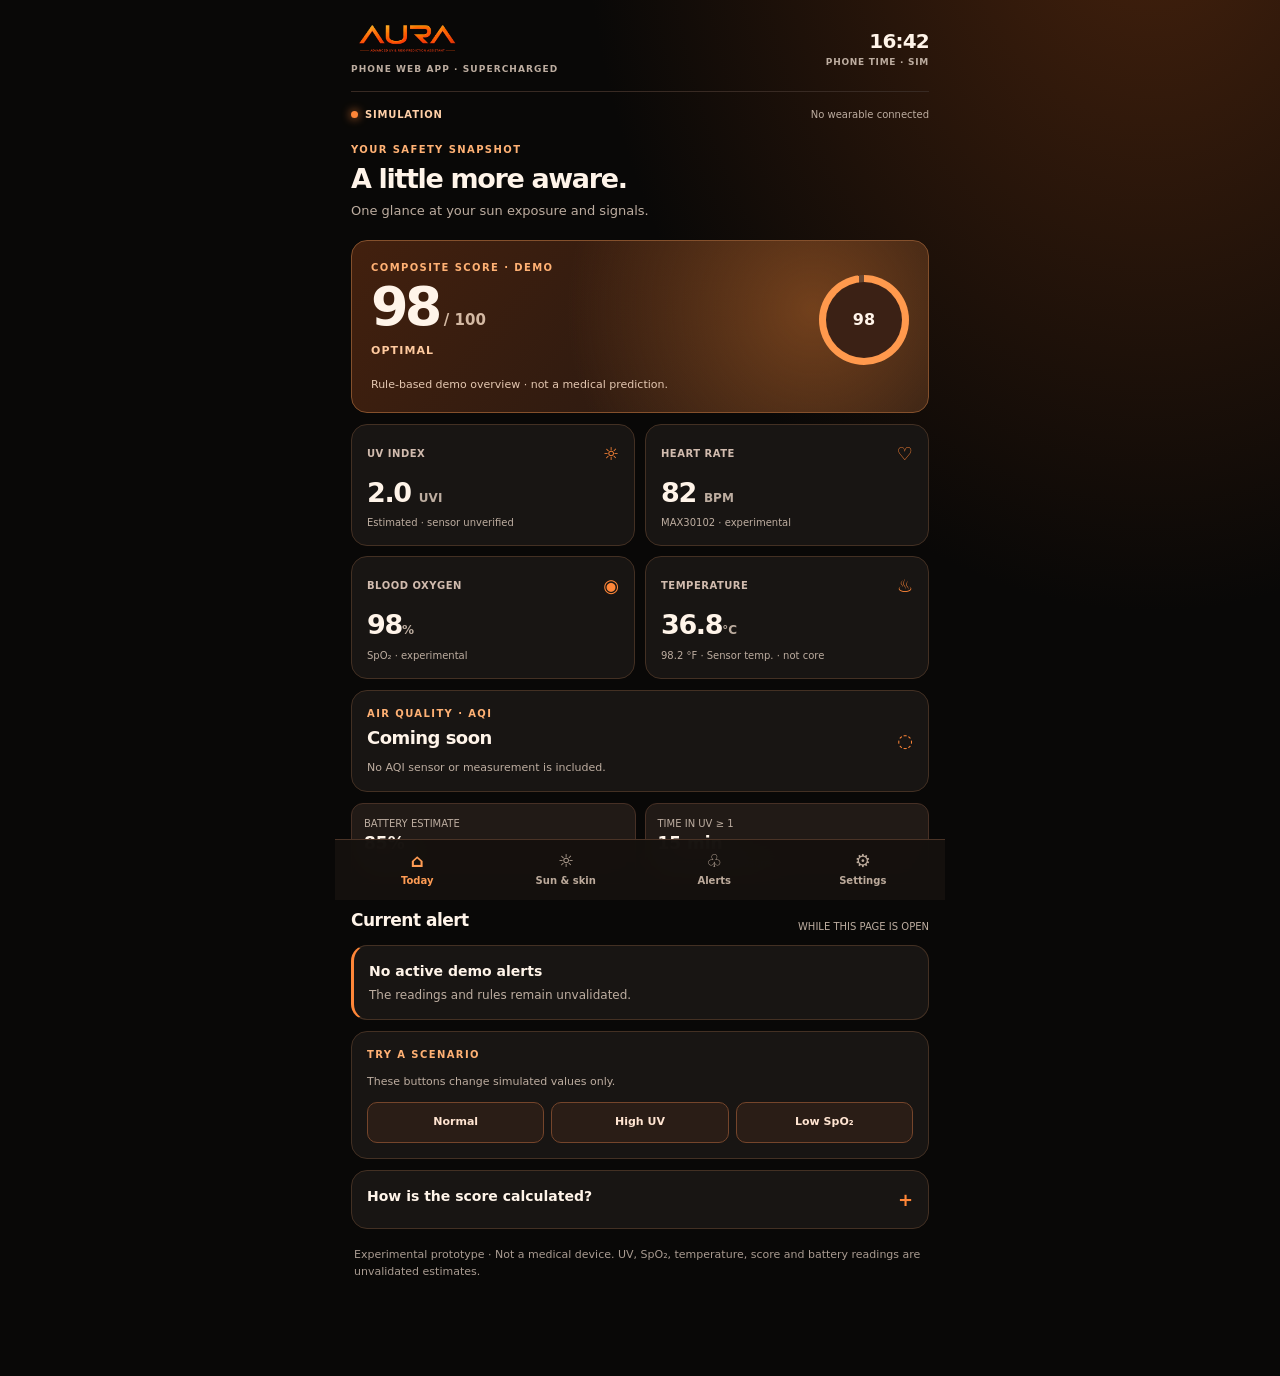
<file: demo/phone.html>
<!doctype html>
<html lang="en">
<head>
<meta charset="utf-8"><meta name="viewport" content="width=device-width,initial-scale=1,viewport-fit=cover"><meta name="theme-color" content="#090807">
<title>Project AURA | Phone web app</title>
<style>
:root{color-scheme:dark;--bg:#090807;--panel:#181513;--card:#211a16;--border:#433023;--ink:#fff4e9;--muted:#bdada0;--accent:#ff8638;--amber:#ffbf76;--red:#ff9290;--line:#382a23;font-family:system-ui,-apple-system,BlinkMacSystemFont,'Segoe UI',sans-serif}*{box-sizing:border-box}body{margin:0;color:var(--ink);background:radial-gradient(ellipse at 90% -10%,#46220d 0,transparent 35%),var(--bg);font-size:14px;line-height:1.5}button,select{font:inherit}button{cursor:pointer}button:disabled,select:disabled{opacity:.45;cursor:not-allowed}:focus-visible{outline:3px solid #ffbc88;outline-offset:3px}a{color:var(--amber)}.shell{max-width:610px;margin:auto;padding:0 16px calc(95px + env(safe-area-inset-bottom))}.topbar{display:flex;justify-content:space-between;align-items:center;gap:12px;padding:19px 0 14px;border-bottom:1px solid var(--line)}.brand img{width:113px;height:38px;object-fit:contain;object-position:left center}.brand small{display:block;color:var(--muted);font-size:9px;letter-spacing:.12em;font-weight:750}.topright{text-align:right}.clock{font-size:20px;font-weight:800;letter-spacing:-.04em}.clock small{display:block;font-size:9px;letter-spacing:.08em;color:var(--muted);font-weight:700}.status{display:flex;align-items:center;gap:7px;margin:15px 0 20px;font-size:10px;font-weight:800;letter-spacing:.08em;color:#ffd0a8}.status i{width:7px;height:7px;border-radius:50%;background:var(--accent);box-shadow:0 0 10px #ff8638}.status p{margin:0 0 0 auto;color:var(--muted);font-size:10px;letter-spacing:0;text-align:right;font-weight:500}.notice{padding:12px 14px;border:1px solid #925c34;background:#2d1c13;color:#ffd6b7;border-radius:12px;margin-bottom:14px;font-size:12px}.notice[hidden],.page[hidden],.demo-only[hidden]{display:none!important}.eyebrow{color:#ffb174;letter-spacing:.14em;font-size:10px;font-weight:800}.heading{font-size:27px;letter-spacing:-.05em;line-height:1.1;margin:7px 0 8px}.sub{margin:0 0 19px;color:var(--muted);font-size:13px}.card{border:1px solid var(--border);background:var(--panel);border-radius:16px;padding:15px;margin-bottom:11px}.score-card{background:radial-gradient(circle at 80% 40%,#72401c 0,transparent 52%),linear-gradient(130deg,#42200e,#211712);border-color:#84502c;padding:19px}.row{display:flex;align-items:center;justify-content:space-between;gap:12px}.score-wrap{display:flex;align-items:center;justify-content:space-between;gap:15px}.score-number{font-size:54px;line-height:1;font-weight:850;letter-spacing:-.07em}.score-number small{font-size:15px;color:#d4b9a3;letter-spacing:0}.score-band{font-size:11px;font-weight:850;letter-spacing:.1em;margin-top:9px;color:#ffca9f}.ring{--n:0;width:90px;height:90px;border-radius:50%;background:conic-gradient(#ff994d calc(var(--n)*1%),#674732 0);padding:7px;flex:none}.ring div{border-radius:50%;width:100%;height:100%;background:#3b2115;display:grid;place-items:center;font-size:16px;font-weight:800}.small{font-size:11px;color:var(--muted);line-height:1.55}.score-card .small{color:#e4c7b1;margin:11px 0 0}.grid{display:grid;grid-template-columns:1fr 1fr;gap:10px;margin-bottom:11px}.metric{margin:0;min-width:0}.metric-label{font-size:10px;font-weight:750;letter-spacing:.05em;color:#d1bbae}.metric-value{font-size:27px;letter-spacing:-.05em;font-weight:800;margin:6px 0 2px}.metric-value small{font-size:12px;letter-spacing:0;color:var(--muted)}.metric-note{font-size:10px;color:var(--muted)}.metric-icon{color:var(--accent);font-size:18px}.mini-grid{display:grid;grid-template-columns:1fr 1fr;gap:9px}.mini-card{background:#211a16;border:1px solid #473025;border-radius:12px;padding:12px}.mini-card b{font-size:17px}.mini-card small{display:block;color:var(--muted);font-size:10px}.btn{display:inline-flex;align-items:center;justify-content:center;gap:7px;border:1px solid #75452b;border-radius:10px;background:#2a1d16;color:#ffe4d1;padding:10px 13px;min-height:41px;font-size:12px;font-weight:750;text-decoration:none}.btn:hover{border-color:var(--accent)}.btn.primary{background:var(--accent);border-color:var(--accent);color:#201207}.btn.light{background:#211a16}.button-row{display:flex;gap:7px;flex-wrap:wrap}.button-row .btn{flex:1}.scenario{margin-top:12px}.scenario .btn{font-size:11px}.section-title{font-size:18px;letter-spacing:-.03em;margin:3px 0 8px}.section-head{margin:24px 0 11px;display:flex;justify-content:space-between;align-items:end;gap:8px}.section-head h3{margin:0;font-size:17px;letter-spacing:-.03em}.section-head small{color:var(--muted);font-size:10px}.current-alert{border-left:3px solid var(--accent)}.current-alert strong{display:block}.current-alert p{margin:4px 0 0;color:var(--muted);font-size:12px}.empty{font-size:12px;color:var(--muted)}.field{display:block;margin-top:14px}.field span{display:block;font-size:12px;font-weight:750;margin-bottom:6px}.field select{width:100%;padding:12px;color:var(--ink);background:#0f0e0c;border:1px solid #65432d;border-radius:9px}.field small{display:block;margin-top:6px;color:var(--muted);font-size:11px}.inline-row{display:flex;justify-content:space-between;align-items:center;gap:12px;padding:11px 0;border-top:1px solid var(--line)}.inline-row:first-child{border-top:0;padding-top:0}.inline-row strong{display:block;font-size:13px}.inline-row small{display:block;font-size:11px;color:var(--muted);margin-top:3px}.switch{appearance:none;width:43px;height:25px;border-radius:30px;background:#54453a;border:0;position:relative;flex:none}.switch:checked{background:var(--accent)}.switch:before{content:'';position:absolute;width:19px;height:19px;left:3px;top:3px;background:#fff;border-radius:50%;transition:transform .18s}.switch:checked:before{transform:translateX(18px)}details.card summary{cursor:pointer;font-weight:750;list-style:none;display:flex;justify-content:space-between}details.card summary::-webkit-details-marker{display:none}details.card summary:after{content:'+';color:var(--accent);font-size:18px}details.card[open] summary:after{content:'−'}details p,details li{font-size:12px;color:#ccbdb0;line-height:1.7}details ol{padding-left:20px}.terms{display:grid;grid-template-columns:1fr auto;gap:7px;font-size:12px;margin:12px 0}.terms span:nth-child(even){color:#ffc39b;font-weight:700}.tabbar{position:fixed;z-index:20;bottom:0;left:50%;transform:translateX(-50%);width:min(100%,610px);display:grid;grid-template-columns:repeat(4,1fr);background:rgba(21,17,14,.97);border-top:1px solid #4a3326;padding:8px 8px calc(8px + env(safe-area-inset-bottom));backdrop-filter:blur(15px)}.tabbar button{background:transparent;border:0;color:#bcaa9b;font-size:10px;font-weight:700;padding:4px 2px;min-height:44px}.tabbar button span{display:block;font-size:18px;line-height:1;margin-bottom:3px}.tabbar button[aria-current=page]{color:#ff9c54}.footer-note{font-size:11px;color:#a99b91;margin:17px 3px 0;line-height:1.6}.muted-strong{color:#edcab0}.pin-note{font-size:10px;color:#baa99c}.notify{position:fixed;z-index:40;top:12px;left:50%;transform:translateX(-50%);width:min(92%,500px);padding:12px 15px;border:1px solid #a05f35;border-radius:12px;background:#372014;box-shadow:0 15px 40px #000b;color:#ffe5d2;font-size:12px}.notify[hidden]{display:none}.notice a{color:#ffcfaa}.about{margin:10px 0 0;font-size:11px;color:var(--muted)}@media(max-width:340px){.shell{padding-inline:12px}.heading{font-size:24px}.metric-value{font-size:24px}.ring{width:75px;height:75px}.score-number{font-size:47px}}@media(prefers-reduced-motion:reduce){*{transition:none!important;scroll-behavior:auto!important}}
</style>
</head>
<body>
<div class="shell">
 <header class="topbar"><div class="brand"><img src="[data-uri]" alt="AURA"><small>PHONE WEB APP · SUPERCHARGED</small></div><div class="topright"><div class="clock" id="clock">--:--<small>WATCH TIME</small></div></div></header>
 <div class="status" aria-live="polite"><i></i><span id="modeLabel">SIMULATION</span><p id="connectionLabel">No wearable connected</p></div>
 <div id="connectionNotice" class="notice" hidden></div><div id="testNotice" class="notice" hidden>TEST VALUES are active on the physical watch. They are not live measurements. Turn off test mode in the full Companion or restart the device.</div>
 <main>
  <section class="page" id="page-home" aria-labelledby="home-title">
   <div class="eyebrow">YOUR SAFETY SNAPSHOT</div><h1 class="heading" id="home-title">A little more aware.</h1><p class="sub">One glance at your sun exposure and signals.</p>
   <article class="card score-card"><div class="eyebrow">COMPOSITE SCORE · DEMO</div><div class="score-wrap"><div><div class="score-number"><span id="score">--</span><small> / 100</small></div><div class="score-band" id="band">NO DATA</div></div><div class="ring" id="ring"><div id="ringText">--</div></div></div><p class="small" id="scoreStatus">Waiting for readings.</p></article>
   <div class="grid"><article class="card metric"><div class="row"><span class="metric-label">UV INDEX</span><span class="metric-icon">☼</span></div><div class="metric-value"><span id="uv">--</span> <small>UVI</small></div><div class="metric-note">Estimated · sensor unverified</div></article><article class="card metric"><div class="row"><span class="metric-label">HEART RATE</span><span class="metric-icon">♡</span></div><div class="metric-value"><span id="hr">--</span> <small>BPM</small></div><div class="metric-note">MAX30102 · experimental</div></article><article class="card metric"><div class="row"><span class="metric-label">BLOOD OXYGEN</span><span class="metric-icon">◉</span></div><div class="metric-value"><span id="spo2">--</span><small>%</small></div><div class="metric-note">SpO₂ · experimental</div></article><article class="card metric"><div class="row"><span class="metric-label">TEMPERATURE</span><span class="metric-icon">♨</span></div><div class="metric-value"><span id="temp">--</span><small>°C</small></div><div class="metric-note"><span id="tempF">-- °F</span> · Sensor temp. · not core</div></article></div>
   <article class="card" aria-labelledby="aqiTitle"><div class="row"><div><div class="eyebrow" id="aqiTitle">AIR QUALITY · AQI</div><h3 class="section-title">Coming soon</h3><div class="small">No AQI sensor or measurement is included.</div></div><span class="metric-icon" aria-hidden="true">◌</span></div></article>
   <div class="mini-grid"><div class="mini-card"><small>BATTERY ESTIMATE</small><b id="battery">--%</b><small id="batterySub">Divider required</small></div><div class="mini-card"><small>TIME IN UV ≥ 1</small><b id="exposure">-- min</b><small>Approximate exposure</small></div></div>
   <div class="section-head"><h3>Current alert</h3><small>WHILE THIS PAGE IS OPEN</small></div><div class="card current-alert"><strong id="alertTitle">No active demo alerts</strong><p id="alertDetail">Sensors and thresholds are experimental.</p></div>
   <div class="card demo-only" id="scenarioBox"><div class="eyebrow">TRY A SCENARIO</div><p class="small">These buttons change simulated values only.</p><div class="button-row scenario"><button class="btn" data-sim="normal">Normal</button><button class="btn" data-sim="uv">High UV</button><button class="btn" data-sim="oxygen">Low SpO₂</button></div></div>
   <details class="card"><summary>How is the score calculated?</summary><p>The demo starts at 100 and subtracts penalties for estimated UV, an unlogged/due sunscreen reminder, heart rate, SpO₂ and sensor temperature. A further 12 points may be subtracted when certain UV and heart-rate or temperature rules occur together.</p><div class="terms" id="scoreTerms"><span>Breakdown</span><span>--</span></div><p>Breakdown values are rounded individually for display.</p><p><b>80–100</b> Optimal · <b>55–79</b> Caution · <b>0–54</b> High Risk. If heart rate, SpO₂ or temperature is missing, the score is No Data. This is not a clinical score or a safe-exposure calculation.</p><p>Type multipliers for this unvalidated demo: I 1.25, II 1.20, III 1.15, IV 1.10, V 1.05, VI 1.00. Not sure defaults to 1.25. Sensitive mode multiplies UV by a further 1.35. All skin types need sun protection.</p></details>
  </section>
  <section class="page" id="page-sun" aria-labelledby="sun-title" hidden><div class="eyebrow">PERSONALIZE YOUR PROFILE</div><h2 class="heading" id="sun-title">Your sun settings.</h2><p class="sub">Select a self-reported sun-response type and sensitivity independently.</p>
   <div class="card"><label class="field" for="skinType"><span>Skin type · sun response</span><select id="skinType"><option value="0">Not sure / not selected</option><option value="1">Type I · burns very easily, little or no tan</option><option value="2">Type II · usually burns, tans minimally</option><option value="3">Type III · sometimes burns, gradually tans</option><option value="4">Type IV · rarely burns, tans easily</option><option value="5">Type V · rarely burns, tans deeply</option><option value="6">Type VI · deeply pigmented, can still burn</option></select><small>Fitzpatrick I–VI is a rough self-report of sun response, not a diagnosis or a skin-colour test. The mapping is illustrative and unvalidated.</small></label><label class="field" for="sensitivity"><span>Skin sensitivity</span><select id="sensitivity"><option value="0">Standard</option><option value="1">Sensitive · earlier demo alerts</option></select><small>All skin types can experience UV damage. There is no guaranteed safe exposure time.</small></label><p class="about" id="profileStatus">Profile applies to this simulation.</p></div>
   <div class="card"><div class="row"><div><div class="eyebrow">CURRENT UV</div><h3 class="section-title"><span id="sunUv">--</span> UVI</h3><div class="small" id="uvThreshold">Demo thresholds</div></div><div style="font-size:40px;color:#ff9c4f">☼</div></div><p class="small">The UV mapping must be calibrated. A disconnected analog sensor can still look valid.</p></div>
   <div class="card"><div class="eyebrow">SUNSCREEN REMINDER</div><h3 class="section-title" id="spfStatus">Not logged</h3><p class="small">The timer starts only when you log an application. The reminder is not a guarantee of protection.</p><div class="button-row"><button class="btn primary" id="logSpf">✓ Log sunscreen</button><button class="btn" id="resetExposure">Reset exposure</button></div></div>
   <div class="card"><div class="eyebrow">EXPOSURE TRACKING</div><p><b id="sunExposure">-- min</b> <span class="small">with estimated UV ≥ 1</span></p><p class="small">UV-index minutes: <b id="uvDose">--</b> · an illustrative index × time value, not a clinical dose.</p></div>
  </section>
  <section class="page" id="page-alerts" aria-labelledby="alerts-title" hidden><div class="eyebrow">WRIST + WEB</div><h2 class="heading" id="alerts-title">Alerts, at a glance.</h2><p class="sub">The wearable runs its rules locally. Web alerts appear while this page is open and connected; timing depends on network and browser.</p><div class="card current-alert"><strong id="detailAlertTitle">No active demo alerts</strong><p id="detailAlert">No condition currently matches the demo rules.</p><div style="margin-top:12px"><button class="btn primary" id="ack">✓ Acknowledge on watch</button></div><p class="small">Acknowledging silences the latched alert; it does not clear the underlying condition.</p></div><div class="card"><div class="eyebrow">TOUCH RESPONSE</div><p><b id="gesture">No recent touch</b></p><p class="small">Single tap: cycle screen or acknowledge · double tap: change sensitivity · hold 1 second: log sunscreen.</p></div><p class="footer-note">No background push service is included. A closed page cannot receive mobile alerts. Phone vibration, if available, is best-effort and browser-dependent.</p></section>
  <section class="page" id="page-settings" aria-labelledby="settings-title" hidden><div class="eyebrow">DEVICE &amp; CONNECTION</div><h2 class="heading" id="settings-title">Make it yours.</h2><p class="sub">A browser-based dashboard. No native app required.</p>
   <div class="card"><h3 class="section-title">Connect your wearable</h3><p class="small">For phone Wi-Fi: join <b class="muted-strong">Project-AURA</b>, then open the wearable page below. It is served by the ESP32, so no internet is needed.</p><div class="button-row"><a class="btn primary" href="http://192.168.4.1/">Open wearable Wi-Fi ↗</a><button class="btn" id="usbConnect">Connect USB serial</button></div><p class="small">USB Web Serial needs a supported browser and secure context, typically desktop Chrome/Edge at HTTPS or localhost; iOS browsers generally do not support it. Wi-Fi uses demo credentials; HTTP controls are not authenticated.</p><p class="small" id="linkMessage">Simulation is active. No device connected.</p><button class="btn light" id="disconnect" hidden>Disconnect / simulation</button></div>
   <div class="card"><h3 class="section-title">Watch time</h3><p class="small">When connected, the browser sends its local time to the ESP32. The watch keeps time while powered, without an external clock module. Re-sync after restart or power loss; it may drift.</p><button class="btn" id="syncTime">↻ Sync time now</button><p class="about" id="clockStatus">Connect the wearable to set its clock.</p></div>
   <div class="card"><h3 class="section-title">Wearable controls</h3><div class="inline-row"><div><strong>Vibration</strong><small>Motor driver on GPIO 5</small></div><input class="switch" type="checkbox" id="vib" aria-label="Enable vibration" checked></div><div class="inline-row"><div><strong>Buzzer</strong><small>Driver or rated module on GPIO 10</small></div><input class="switch" type="checkbox" id="sound" aria-label="Enable buzzer" checked></div><div class="inline-row"><div><strong>TP4056 battery estimate</strong><small>Only after the protected-output divider is wired and measured.</small></div><input class="switch" type="checkbox" id="batSense" aria-label="Enable verified battery divider" disabled></div><p class="small" id="batStatus">Connect a device to configure battery sensing.</p></div>
   <div class="card"><h3 class="section-title">Your wiring</h3><p class="pin-note">UV GPIO 0 · TP4056 divider GPIO 1 · DS18B20 GPIO 3 · touch GPIO 4 · motor driver GPIO 5 · I²C SDA GPIO 8 / SCL GPIO 9 · buzzer GPIO 10.</p><p class="small">GPIO 8 and 9 are boot-strapping pins. Check bus pull-ups, boot behaviour and your board's onboard LED. See the hardware guide before powering the circuit.</p></div>
  </section>
 </main>
 <p class="footer-note">Experimental prototype · Not a medical device. UV, SpO₂, temperature, score and battery readings are unvalidated estimates.</p>
</div>
<nav class="tabbar" aria-label="Phone web app navigation"><button data-tab="home" aria-current="page"><span>⌂</span>Today</button><button data-tab="sun"><span>☼</span>Sun &amp; skin</button><button data-tab="alerts"><span>♧</span>Alerts</button><button data-tab="settings"><span>⚙</span>Settings</button></nav>
<div class="notify" id="toast" role="status" hidden></div>
<script>
'use strict';
const $=id=>document.getElementById(id), ok=n=>typeof n==='number'&&Number.isFinite(n), clamp=(x,a,b)=>Math.max(a,Math.min(b,x));
const relay=new URLSearchParams(location.search).get('bridge')==='1';
const deviceOrigin=location.hostname==='192.168.4.1';
let mode=(relay||deviceOrigin)?'wifi-wait':'simulation',badFirmware=false,port=null,reader=null,writer=null,serialStop=false,sendQueue=Promise.resolve(),wifiBusy=false,lastPacketAt=0,clockSent=false,lastClockSent=0,locks={},lastAlertKey='',toastTimer=null;
const empty=()=>({hr:null,spo2:null,temp:null,uv:null,uvFloat:null,bat:null,batV:null,batAdcMv:null,exposure:0,dose:0,sun:0,spfLogged:false,skin:0,sens:false,vib:true,sound:true,batSense:false,batSenseSaveOk:true,skinSaveOk:true,skinSaved:false,clockValid:false,clock:'--:--',gesture:'',score:null,band:'NO DATA',th:{hl:50,hh:120,sp:92,tp:38},alertActive:false,alertLatched:false,simOverride:false});
const demo=()=>({...empty(),hr:82,spo2:98,temp:36.8,uv:2,uvFloat:2,bat:85,batV:4.07,exposure:15,dose:30,sun:15,spfLogged:true});
let s=mode==='simulation'?demo():empty();
const factor=t=>[1.25,1.25,1.20,1.15,1.10,1.05,1.00][clamp(Number(t)||0,0,6)];
const warnUV=q=>q.sens?2:3;
const urgentUV=q=>(q.sens||q.skin===0||q.skin<=2)?5:6;
const heatUV=q=>(q.sens||q.skin===0||q.skin<=2)?4:6;
const spfLimit=q=>q.sens?60:120;
function calculate(q){
 const f=Math.fround,mul=(a,b)=>f(f(a)*f(b)),sub=(a,b)=>f(f(a)-f(b)),sum=(a,b)=>f(f(a)+f(b));
 const heat=ok(q.uv)&&q.uv>=heatUV(q)&&((ok(q.temp)&&f(q.temp)>=f(37.4))||(ok(q.hr)&&q.hr>=q.th.hh-12));
 if(![q.hr,q.spo2,q.temp,q.uv,q.uvFloat,q.sun].every(ok))return {score:null,band:'NO DATA',parts:null,heat};
 let pen=f(0);const parts={UV:0,Sunscreen:0,'Heart rate':0,SpO2:0,Temperature:0,'Combined rule':0};
 const add=(k,n)=>{parts[k]=f(n);pen=sum(pen,n)};
 const e=mul(mul(q.uvFloat,factor(q.skin)),q.sens?1.35:1),t=f(q.temp),tp=f(q.th.tp);
 if(e>2)add('UV',Math.min(f(38),mul(sub(e,2),4)));
 if((!q.spfLogged||q.sun>=spfLimit(q))&&q.uv>=3)add('Sunscreen',8);
 if(q.hr>q.th.hh)add('Heart rate',sum(18,Math.min(f(14),mul(q.hr-q.th.hh,.45))));else if(q.hr<q.th.hl)add('Heart rate',sum(18,Math.min(f(14),mul(q.th.hl-q.hr,.65))));else if(q.hr>q.th.hh-14)add('Heart rate',mul(q.hr-(q.th.hh-14),.4));
 if(q.spo2<q.th.sp)add('SpO2',sum(22,Math.min(f(16),mul(q.th.sp-q.spo2,3))));else if(q.spo2<96)add('SpO2',mul(96-q.spo2,2));
 if(t>tp)add('Temperature',sum(18,Math.min(f(14),mul(sub(t,tp),10))));else if(t>f(37.3))add('Temperature',mul(sub(t,37.3),9));
 if(heat)add('Combined rule',12);
 const score=clamp(Math.round(sub(100,pen)),0,100);return {score,band:score>=80?'OPTIMAL':score>=55?'CAUTION':'HIGH RISK',parts,heat};
}
function currentAlert(q){
 if(ok(q.uv)&&q.uv>=urgentUV(q))return ['High UV exposure','Seek shade and use sun protection.'];
 if(ok(q.spo2)&&q.spo2<q.th.sp)return ['Low SpO₂ reading',`Below the demo threshold of ${q.th.sp}%. Check the sensor and seek professional help if concerned.`];
 if(ok(q.hr)&&(q.hr<q.th.hl||q.hr>q.th.hh))return ['Heart-rate reading','Outside the configured demo thresholds.'];
 if(ok(q.temp)&&q.temp>q.th.tp)return ['High sensor temperature','Above the configured demo threshold; this is not core body temperature.'];
 if(calculate(q).heat)return ['Heat + UV pattern','Combined demo rule; this is not a heat-stress measurement.'];
 if(ok(q.uv)&&q.uv>=warnUV(q))return ['UV advisory','Use shade and sun protection.'];
 if(ok(q.uv)&&q.uv>=3&&!q.spfLogged)return ['Log sunscreen','No application has been logged this session.'];
 if(q.spfLogged&&q.sun>=spfLimit(q))return ['Sunscreen reminder',`${Math.floor(q.sun)} min since logging; follow product guidance.`];
 if(ok(q.bat)&&q.bat<=15)return ['Low battery','Charge safely with the load switched off.'];
 if(!ok(q.score))return ['Sensor data needed','Check MAX30102 contact and DS18B20.'];
 return ['No active demo alerts','The readings and rules remain unvalidated.'];
}
function showToast(message){const el=$('toast');el.textContent=message;el.hidden=false;clearTimeout(toastTimer);toastTimer=setTimeout(()=>el.hidden=true,4500)}
const value=(n,d=0)=>ok(n)?n.toFixed(d):'--';
function render(){
 const live=mode==='wifi'||mode==='serial', stale=live&&Date.now()-lastPacketAt>3500, sim=mode==='simulation', calc=calculate(s);
 if(sim){s.score=calc.score;s.band=calc.band;s.alertActive=currentAlert(s)[0]!=='No active demo alerts';}
 $('modeLabel').textContent=sim?'SIMULATION':stale?'LINK STALE':mode==='wifi-wait'||mode==='serial-wait'?'CONNECTING':s.simOverride?'DEVICE TEST VALUES':mode==='wifi'?'WI-FI DEVICE':'USB DEVICE';
 $('connectionLabel').textContent=sim?'No wearable connected':stale?'Showing last snapshot':mode==='wifi-wait'||mode==='serial-wait'?'Waiting for telemetry':mode==='wifi'?'Wearable Wi-Fi':'USB serial · 115200';
 $('connectionNotice').hidden=!(stale||mode==='wifi-wait'||mode==='serial-wait');
 if(!$('connectionNotice').hidden)$('connectionNotice').textContent=stale?'Connection lost or delayed. Values below are a stale snapshot, not live readings.':badFirmware?'Firmware version is incompatible. Upload Project AURA v3.0 or later in the 3.x series.':'Waiting for Project AURA telemetry. Do not treat the blank values as readings.';
 $('testNotice').hidden=!(live&&s.simOverride);$('scenarioBox').hidden=!sim;
 const clockLabel=document.createElement('small');clockLabel.textContent=sim?'PHONE TIME · SIM':'WATCH TIME';$('clock').replaceChildren(document.createTextNode(sim?new Date().toLocaleTimeString([],{hour:'2-digit',minute:'2-digit',hour12:false}):s.clockValid?s.clock:'--:--'),clockLabel);
 $('score').textContent=ok(s.score)?s.score:'--';$('band').textContent=s.band||'NO DATA';$('ring').style.setProperty('--n',ok(s.score)?s.score:0);$('ringText').textContent=ok(s.score)?s.score:'--';
 $('scoreStatus').textContent=ok(s.score)?'Rule-based demo overview · not a medical prediction.':'No valid composite score until required readings are available.';
 $('uv').textContent=value(s.uvFloat,1);$('hr').textContent=value(s.hr);$('spo2').textContent=value(s.spo2);$('temp').textContent=value(s.temp,1);
 $('tempF').textContent=ok(s.temp)?value(s.temp*1.8+32,1)+' °F':'-- °F';
 $('battery').textContent=ok(s.bat)?value(s.bat)+'%':'--%';$('batterySub').textContent=ok(s.bat)?(sim?'Simulated':s.simOverride?'Test value':value(s.batV,2)+' V · approximate'):!s.batSense?'Battery sensing off':ok(s.batAdcMv)?`GPIO 1 ADC ${value(s.batAdcMv)} mV · no estimate`:'Waiting for battery ADC';
 $('exposure').textContent=value(s.exposure)+' min';$('sunExposure').textContent=value(s.exposure)+' min';$('uvDose').textContent=value(s.dose);$('sunUv').textContent=value(s.uvFloat,1);
 $('uvThreshold').textContent=`Demo advisory ≥ ${warnUV(s)} · urgent ≥ ${urgentUV(s)} UVI`;
 $('spfStatus').textContent=!s.spfLogged?'Not logged':s.sun>=spfLimit(s)?'Reminder due':`${Math.floor(s.sun)} / ${spfLimit(s)} min since log`;
 const a=sim?currentAlert(s):(s.alertActive?[s.alertTitle||'Wearable alert',s.alertDetail||'Check the wearable.']:['No active wearable alert','The readings and rules remain unvalidated.']);$('alertTitle').textContent=a[0];$('detailAlertTitle').textContent=a[0];$('alertDetail').textContent=a[1];$('detailAlert').textContent=a[1];
 if(live&&s.alertTitle&&s.alertActive){$('alertTitle').textContent=s.alertTitle;$('detailAlertTitle').textContent=s.alertTitle;if(s.alertDetail){$('alertDetail').textContent=s.alertDetail;$('detailAlert').textContent=s.alertDetail;}}
 $('gesture').textContent=s.gesture?String(s.gesture).replaceAll('_',' '):'No recent touch';
 if(document.activeElement!==$('skinType')&&!(locks.skin>Date.now()))$('skinType').value=String(s.skin);
 if(document.activeElement!==$('sensitivity')&&!(locks.sens>Date.now()))$('sensitivity').value=s.sens?'1':'0';
 $('skinType').disabled=$('sensitivity').disabled=!sim&&(!live||stale);
 $('profileStatus').textContent=sim?'Profile applies to this simulation.':s.skinSaveOk===false?'Profile save failed; it may not persist after restart.':live?(s.skinSaved?'Profile synced and reported saved by the wearable.':'Default profile; choose a setting to save it on the wearable.'):'Waiting for wearable.';
 $('vib').checked=!!s.vib;$('sound').checked=!!s.sound;
 const controlsReady=sim||(live&&!stale);$('logSpf').disabled=$('resetExposure').disabled=$('ack').disabled=!controlsReady;$('vib').disabled=$('sound').disabled=!sim&&(!live||stale);
 $('batSense').disabled=!live||stale;if(!(locks.batSense>Date.now()))$('batSense').checked=!!s.batSense;
 $('batStatus').textContent=!live?'Connect a device to configure battery sensing.':s.batSenseSaveOk===false?'Setting could not be saved. Resolve this before changing wiring.':s.simOverride?'TEST mode · battery value is simulated.':s.batSense?`Enabled · GPIO 1 ADC: ${ok(s.batAdcMv)?value(s.batAdcMv)+' mV':'waiting'}. A reading does not prove safe wiring.`:'Disabled · verify divider before enabling.';
 $('syncTime').disabled=!live||stale;$('clockStatus').textContent=sim?'Connect the wearable to set its clock.':s.clockValid?`Watch time synced: ${s.clock} (phone timezone).`:'Waiting for time synchronization.';
 $('linkMessage').textContent=sim?'Simulation is active. No device connected.':stale?'Link stale; do not rely on the last values.':mode==='wifi-wait'||mode==='serial-wait'?'Waiting for device telemetry.':mode==='wifi'?'Connected to the device Wi-Fi page.':'Connected over USB serial.';
 $('disconnect').hidden=!(mode==='serial'||mode==='serial-wait');$('usbConnect').disabled=mode!=='simulation';
 const terms=$('scoreTerms');terms.replaceChildren();if(calc.parts){for(const [k,v] of Object.entries(calc.parts)){const x=document.createElement('span'),y=document.createElement('span');x.textContent=k;y.textContent='−'+v.toFixed(1);terms.append(x,y)}}else{const x=document.createElement('span');x.textContent='A breakdown needs valid readings.';terms.append(x)}
}
function takePacket(p){
 if(!p||typeof p.fw!=='string'||!p.fw.startsWith('project-aura-c3-3.')){badFirmware=!!p;render();return false}badFirmware=false;
 const first=mode==='wifi-wait'||mode==='serial-wait';if(mode==='wifi-wait')mode='wifi';if(mode==='serial-wait')mode='serial';
 const n=v=>ok(v)?v:null;
 s.hr=n(p.hr);s.spo2=n(p.spo2);s.temp=n(p.temp);s.uv=n(p.uv);s.uvFloat=n(p.uvFloat);s.bat=n(p.bat);s.batV=n(p.batV);s.batAdcMv=n(p.batAdcMv);
 if(ok(p.exposureMin))s.exposure=p.exposureMin;if(ok(p.uvDose))s.dose=p.uvDose;if(ok(p.sun))s.sun=p.sun;
 s.spfLogged=!!p.spfLogged;if(ok(p.skin)&&!(locks.skin>Date.now()))s.skin=clamp(Math.floor(p.skin),0,6);if(typeof p.sens==='boolean'&&!(locks.sens>Date.now()))s.sens=p.sens;
 if(typeof p.vib==='boolean'&&!(locks.vib>Date.now()))s.vib=p.vib;if(typeof p.snd==='boolean'&&!(locks.snd>Date.now()))s.sound=p.snd;if(typeof p.batSense==='boolean'&&!(locks.batSense>Date.now()))s.batSense=p.batSense;
 s.batSenseSaveOk=p.batSenseSaveOk!==false;s.skinSaveOk=p.skinSaveOk!==false;s.skinSaved=!!p.skinSaved;s.clockValid=!!p.clockValid;s.clock=typeof p.clock==='string'?p.clock:'--:--';s.gesture=String(p.gesture||'');
 s.score=n(p.score);s.band=typeof p.band==='string'?p.band:'NO DATA';s.alertActive=!!p.alertActive;s.alertLatched=!!p.alertLatched;s.alertTitle=String(p.alertTitle||'');s.alertDetail=String(p.alertDetail||'');s.simOverride=!!p.simOverride;
 if(p.th&&typeof p.th==='object')for(const k of ['hl','hh','sp','tp'])if(ok(p.th[k]))s.th[k]=p.th[k];
 lastPacketAt=Date.now();const key=s.alertActive?`${s.alertTitle}|${s.alertDetail}`:'';if(key&&key!==lastAlertKey&&document.visibilityState==='visible'){showToast('Wearable alert: '+(s.alertTitle||'Check readings'));try{navigator.vibrate?.(120)}catch(_){}}lastAlertKey=key;
 render();if(first&&!clockSent){clockSent=true;setTimeout(syncTime,50)}return true;
}
const endpoint=name=>relay?`/aura/${name}`:`/${name}`;
async function timed(url,opt={}){const c=new AbortController(),t=setTimeout(()=>c.abort(),2500);try{return await fetch(url,{...opt,signal:c.signal})}finally{clearTimeout(t)}}
async function poll(){if((mode!=='wifi'&&mode!=='wifi-wait')||wifiBusy)return;wifiBusy=true;try{const r=await timed(endpoint('status'),{cache:'no-store',headers:relay?{'X-AURA-Bridge':'1'}:{}});if(!r.ok)throw Error('HTTP '+r.status);takePacket(await r.json())}catch(_){render()}finally{wifiBusy=false}}
function send(obj){
 if(mode!=='wifi'&&mode!=='serial')return Promise.resolve(false);
 for(const k of ['skin','sens','batSense','vib','snd'])if(k in obj)locks[k]=Date.now()+1600;
 const q=new URLSearchParams(Object.entries(obj).map(([k,v])=>[k,String(v)])).toString(),target=mode;
 sendQueue=sendQueue.catch(()=>{}).then(async()=>{if(mode!==target)return false;try{if(target==='wifi'){const r=await timed(`${endpoint('cmd')}?${q}`,{cache:'no-store',headers:relay?{'X-AURA-Bridge':'1'}:{}});if(!r.ok)throw Error('HTTP '+r.status);takePacket(await r.json())}else if(writer)await writer.write(new TextEncoder().encode('CMD:'+q+'\n'));return true}catch(_){showToast('Command failed. Check the connection.');return false}});return sendQueue;
}
function syncTime(){if(mode!=='wifi'&&mode!=='serial')return;const epoch=Math.floor(Date.now()/1000),tzMin=-new Date().getTimezoneOffset();lastClockSent=Date.now();send({epoch,tzMin});}
async function readPort(p){let buffer='',decoder=new TextDecoder();try{while(!serialStop&&p.readable){reader=p.readable.getReader();try{while(!serialStop){const {value,done}=await reader.read();if(done)break;buffer+=decoder.decode(value,{stream:true});if(buffer.length>16000)buffer=buffer.slice(-8000);let at;while((at=buffer.indexOf('\n'))>=0){const line=buffer.slice(0,at).trim();buffer=buffer.slice(at+1);if(line.startsWith('{')){try{takePacket(JSON.parse(line))}catch(_){}}}}}finally{reader.releaseLock();reader=null}}}catch(_){if(!serialStop)showToast('USB serial connection ended.')}finally{if(!serialStop&&port===p){mode='serial-wait';render()}}}
async function connectUSB(){
 if(!navigator.serial){showToast('Web Serial is unavailable here. Use a supported secure browser or the wearable Wi-Fi page.');return}
 try{const p=await navigator.serial.requestPort();await p.open({baudRate:115200});port=p;writer=p.writable.getWriter();serialStop=false;clockSent=false;mode='serial-wait';s=empty();render();readPort(p)}catch(e){showToast('USB connection unavailable: '+(e.message||'cancelled'))}
}
async function disconnectUSB(){if(s.simOverride&&mode==='serial'&&Date.now()-lastPacketAt<3500)await send({simOverride:0});serialStop=true;try{if(reader)await reader.cancel()}catch(_){}try{if(writer){writer.releaseLock();writer=null}}catch(_){}try{if(port)await port.close()}catch(_){}port=null;mode='simulation';s=demo();clockSent=false;badFirmware=false;lastAlertKey='';render()}
$('usbConnect').onclick=connectUSB;$('disconnect').onclick=disconnectUSB;$('syncTime').onclick=()=>{syncTime();showToast('Sending phone time to the watch.');};
$('skinType').onchange=e=>{s.skin=clamp(Number(e.target.value)||0,0,6);send({skin:s.skin});render()};
$('sensitivity').onchange=e=>{s.sens=e.target.value==='1';send({sens:s.sens?1:0});render()};
$('vib').onchange=e=>{s.vib=e.target.checked;send({vib:s.vib?1:0});render()};$('sound').onchange=e=>{s.sound=e.target.checked;send({snd:s.sound?1:0});render()};
$('batSense').onchange=e=>{if(e.target.checked&&!confirm('Confirm: GPIO 1 is the midpoint of your 100 kΩ / 100 kΩ divider between switched, protected TP4056 OUT+ and common GND. A reading does not prove safe wiring. Have the midpoint and boost voltage checked with a meter.')){e.target.checked=false;return}s.batSense=e.target.checked;send({batSense:s.batSense?1:0});render()};
$('logSpf').onclick=()=>{if(mode==='simulation'){s.sun=0;s.spfLogged=true}else send({sunReset:1});render();showToast('Sunscreen application logged. Follow the product instructions.')};
$('resetExposure').onclick=()=>{if(mode==='simulation'){s.exposure=0;s.dose=0}else send({expReset:1});render()};
$('ack').onclick=()=>{if(mode==='simulation')showToast('Demo alert acknowledged.');else{send({ack:1});showToast('Acknowledgement sent to the wearable.')}};
for(const b of document.querySelectorAll('[data-tab]'))b.addEventListener('click',()=>{for(const p of document.querySelectorAll('.page'))p.hidden=p.id!=='page-'+b.dataset.tab;for(const x of document.querySelectorAll('[data-tab]'))x.removeAttribute('aria-current');b.setAttribute('aria-current','page');window.scrollTo({top:0,behavior:'smooth'})});
for(const b of document.querySelectorAll('[data-sim]'))b.addEventListener('click',()=>{if(mode!=='simulation')return;const keep={skin:s.skin,sens:s.sens,vib:s.vib,sound:s.sound};s=Object.assign(demo(),keep);if(b.dataset.sim==='uv'){s.uv=s.uvFloat=9;s.exposure=45;s.dose=270}if(b.dataset.sim==='oxygen')s.spo2=89;render();showToast('Simulated scenario: '+b.textContent)});
render();if(mode==='wifi-wait')poll();setInterval(()=>{if(mode==='wifi'||mode==='wifi-wait')poll();if(mode==='wifi'||mode==='serial'){if(Date.now()-lastClockSent>300000&&lastPacketAt&&Date.now()-lastPacketAt<3500)syncTime()}else if(mode==='simulation'){if(s.spfLogged)s.sun=Math.min(240,s.sun+1/60);if(ok(s.uvFloat)&&s.uvFloat>=1){s.exposure+=1/60;s.dose+=s.uvFloat/60}}render()},1000);
</script>
</body></html>
</file>
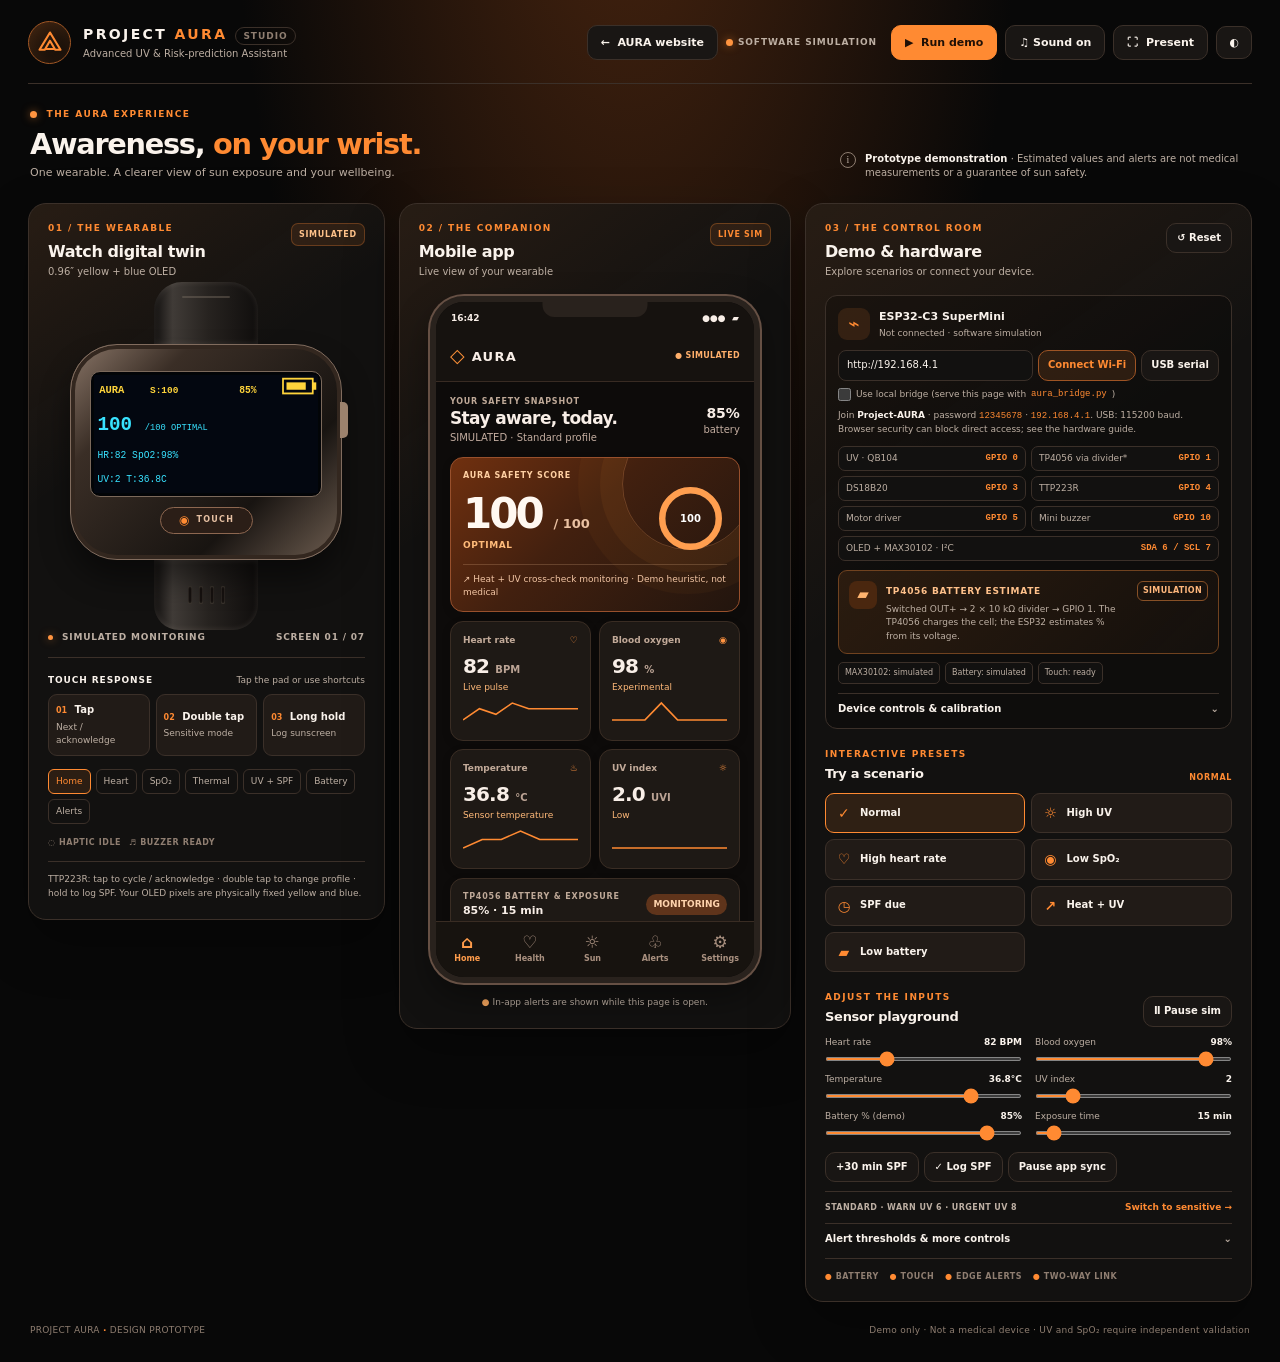
<file: demo/studio.html>
<!doctype html>
<html lang="en" data-theme="dark">
<head>
<meta charset="utf-8">
<meta name="viewport" content="width=device-width, initial-scale=1">
<meta name="color-scheme" content="dark">
<title>Project AURA — Advanced UV &amp; Risk-prediction Assistant</title>
<style>
:root{--bg:#080e1a;--bg2:#101c2a;--panel:#101a28;--panel2:#142131;--card:#192838;--line:#273b4d;--text:#eef6f9;--muted:#91a7b4;--quiet:#647f90;--cyan:#5ce3df;--yellow:#ffd43b;--green:#77e7b1;--amber:#ffbf69;--red:#ff7d85;--purple:#a8a6ff;--shadow:0 22px 55px rgba(0,0,0,.18);font-family:Inter,ui-sans-serif,system-ui,-apple-system,"Segoe UI",sans-serif;color-scheme:dark}
[data-theme=light]{--bg:#e9f2f3;--bg2:#f5faf9;--panel:#f8fcfb;--panel2:#e9f3f2;--card:#eef7f5;--line:#d4e3e1;--text:#102c33;--muted:#5a757a;--quiet:#789396;--cyan:#087f80;--green:#167857;--amber:#a36016;--red:#b83946;--purple:#6054b8;--shadow:0 18px 45px rgba(37,87,90,.09);color-scheme:light}
*{box-sizing:border-box}html{scroll-behavior:smooth}body{margin:0;background:radial-gradient(ellipse at 47% -20%,#1b3746 0,transparent 45%),var(--bg);color:var(--text);font-size:13px;line-height:1.45;min-width:320px}button,input,select{font:inherit}button{cursor:pointer}button:focus-visible,input:focus-visible,select:focus-visible,summary:focus-visible{outline:3px solid var(--cyan);outline-offset:2px}button:disabled,input:disabled{cursor:not-allowed;opacity:.48}[hidden]{display:none!important}.app-shell{max-width:1720px;margin:auto;padding:0 28px}.topbar{display:flex;align-items:center;justify-content:space-between;padding:21px 0 19px;border-bottom:1px solid var(--line);gap:18px}.brand,.head-actions{display:flex;align-items:center;gap:12px}.brandmark{width:43px;height:43px;border:1px solid #467674;border-radius:14px;color:var(--cyan);display:grid;place-items:center;background:linear-gradient(145deg,rgba(92,227,223,.13),rgba(92,227,223,.01));box-shadow:inset 0 0 14px rgba(92,227,223,.04)}.brandmark svg{width:30px;height:30px}.brand-name{font-size:14px;font-weight:800;letter-spacing:.17em;white-space:nowrap}.brand-name span:first-child{color:var(--cyan)}.edition{font-size:9px;margin-left:8px;color:var(--quiet);border:1px solid var(--line);border-radius:30px;padding:3px 7px;letter-spacing:.11em}.brand-sub{color:var(--muted);font-size:10px;margin-top:3px}.head-actions{gap:8px;flex-wrap:wrap;justify-content:flex-end}.head-status{font-size:9px;letter-spacing:.1em;color:var(--muted);font-weight:750;margin-right:6px;white-space:nowrap}.status-dot,.tiny-dot,.live-dot{width:7px;height:7px;border-radius:50%;display:inline-block;background:var(--green);box-shadow:0 0 9px rgba(119,231,177,.6);vertical-align:middle;margin-right:5px}.button{border:1px solid var(--line);color:var(--text);background:var(--panel2);padding:9px 13px;border-radius:10px;font-size:11px;font-weight:700;transition:transform .15s,border-color .15s,background .15s;white-space:nowrap}.button:hover:not(:disabled){border-color:var(--cyan);transform:translateY(-1px)}.button.primary{background:var(--cyan);border-color:var(--cyan);color:#073439}.button.secondary{border-color:#598f91;background:rgba(92,227,223,.1);color:var(--cyan)}.button.small{padding:7px 10px;font-size:10px}.button.danger{color:var(--red);border-color:rgba(255,125,133,.45)}.icon-button{width:36px;padding:8px}.intro-row{display:flex;justify-content:space-between;align-items:end;gap:20px;padding:25px 2px 22px}.eyebrow{font-size:9px;font-weight:800;color:var(--cyan);letter-spacing:.16em;line-height:1.3}.intro-row h1{font-size:clamp(23px,2.25vw,33px);letter-spacing:-.045em;line-height:1.05;margin:8px 0 6px;font-weight:650}.intro-row h1 span{color:var(--cyan)}.intro-row p,.panel-heading p{margin:0;color:var(--muted);font-size:11px}.intro-note{display:flex;align-items:flex-start;gap:9px;max-width:410px;color:var(--muted);font-size:10px;line-height:1.45}.intro-note strong{color:var(--text);font-weight:650}.info-icon{font-family:Georgia,serif;display:inline-grid;place-items:center;flex:none;width:16px;height:16px;border:1px solid var(--quiet);border-radius:50%}.workspace{display:grid;grid-template-columns:minmax(285px,.91fr) minmax(320px,1fr) minmax(385px,1.14fr);gap:14px;align-items:start}.panel{background:linear-gradient(155deg,var(--panel2) -40%,var(--panel) 34%);border:1px solid var(--line);border-radius:18px;padding:19px;box-shadow:var(--shadow);min-width:0}.panel-heading{display:flex;justify-content:space-between;gap:8px;align-items:flex-start}.panel-heading h2{font-size:16px;letter-spacing:-.025em;margin:5px 0 2px;font-weight:680}.panel-heading p{font-size:10px}.tag{font-size:8px;font-weight:800;letter-spacing:.09em;color:var(--green);background:rgba(119,231,177,.09);border:1px solid rgba(119,231,177,.2);padding:5px 7px;border-radius:7px;white-space:nowrap}.tag.cyan{color:var(--cyan);background:rgba(92,227,223,.08);border-color:rgba(92,227,223,.23)}.tag.warn{color:var(--amber);border-color:rgba(255,191,105,.3);background:rgba(255,191,105,.08)}
.watch-stage{height:350px;display:flex;flex-direction:column;align-items:center;justify-content:center;margin-top:2px}.strap{width:104px;flex:none;background:linear-gradient(90deg,#101a23,#35414a 18%,#27363e 51%,#101820);box-shadow:inset 0 0 6px rgba(255,255,255,.13);position:relative;display:flex;align-items:center;justify-content:center;gap:7px}.strap.upper{height:62px;border-radius:28px 28px 0 0}.strap.upper i{position:absolute;top:14px;width:48px;height:2px;border-radius:2px;background:#4f5e65;opacity:.45}.strap.lower{height:70px;border-radius:0 0 25px 25px}.strap.lower i{width:4px;height:18px;border-radius:4px;background:#0d171d;box-shadow:inset 0 0 2px #606b72}.watch-shell{width:272px;height:216px;flex:none;border-radius:47px;background:linear-gradient(135deg,#7b8b91,#263840 25%,#101d24 70%,#627077);border:1px solid #687c83;box-shadow:0 18px 30px rgba(0,0,0,.35),inset 0 0 0 4px #24353c;display:flex;flex-direction:column;align-items:center;justify-content:center;position:relative;z-index:1}.watch-shell:before{content:"";position:absolute;right:-7px;top:57px;width:8px;height:36px;border-radius:0 5px 5px 0;background:#87999c}.watch-shell.pulse{animation:watchpulse .24s ease-in-out 2}.watch-shell.ringing{box-shadow:0 0 30px rgba(255,125,133,.42),0 18px 30px rgba(0,0,0,.35),inset 0 0 0 3px rgba(255,125,133,.35)}@keyframes watchpulse{25%{transform:translateX(-2px) rotate(-.4deg)}75%{transform:translateX(2px) rotate(.4deg)}}.watch-bezel{width:232px;height:126px;padding:3px;background:#04070b;border-radius:10px;border:1px solid #64757b;box-shadow:inset 0 0 8px #000}.oled{width:100%;height:100%;overflow:hidden;background:#030710}.oled svg{width:100%;height:100%;display:block;image-rendering:pixelated}.touch-pad{display:flex;gap:6px;align-items:center;justify-content:center;color:#a3c2c6;font-size:8px;letter-spacing:.16em;font-weight:700;margin-top:10px;border:1px solid #60737a;border-radius:50px;background:#1d3038;padding:4px 18px;touch-action:manipulation;user-select:none}.touch-ring{font-size:12px;color:var(--cyan)}.touch-pad:active{transform:scale(.96);border-color:var(--cyan);color:var(--cyan)}.watch-meta{display:flex;align-items:center;justify-content:space-between;border-bottom:1px solid var(--line);padding:0 0 13px;color:var(--muted);font-size:9px;font-weight:750;letter-spacing:.09em}.watch-meta .live-dot{width:5px;height:5px}.gesture-label{display:flex;justify-content:space-between;gap:8px;font-size:9px;letter-spacing:.1em;font-weight:800;color:var(--text);margin:16px 0 7px}.gesture-label .hint{letter-spacing:0;font-weight:500;text-align:right;color:var(--muted)}.gesture-row{display:grid;grid-template-columns:repeat(3,1fr);gap:6px}.gesture{background:var(--card);border:1px solid var(--line);border-radius:9px;text-align:left;color:var(--text);font-weight:650;font-size:10px;padding:8px 7px;min-width:0}.gesture:hover{border-color:var(--cyan)}.gesture b{color:var(--cyan);font-size:8px;margin-right:4px}.gesture span{display:block;font-weight:450;color:var(--muted);font-size:9px;margin-top:3px}.screen-row{display:flex;gap:5px;flex-wrap:wrap;margin:13px 0}.screen-row button{border:1px solid var(--line);color:var(--muted);background:transparent;border-radius:6px;padding:5px 7px;font-size:9px}.screen-row button.active{color:var(--cyan);border-color:var(--cyan);background:rgba(92,227,223,.08)}.effect-row{display:flex;gap:8px;flex-wrap:wrap}.effect-row span{font-size:8px;letter-spacing:.07em;color:var(--quiet);font-weight:800}.effect-row span.on{color:var(--green)}.panel-note{color:var(--muted);font-size:9px;border-top:1px solid var(--line);margin-top:12px;padding-top:11px;line-height:1.55}
.phone-wrap{display:flex;justify-content:center;padding:17px 0 0}.phone{width:min(100%,330px);height:687px;display:flex;flex-direction:column;position:relative;border-radius:34px;background:#f1f6f5;color:#102a31;border:6px solid #1b262b;box-shadow:0 0 0 2px #52636b,0 15px 35px rgba(0,0,0,.26);overflow:hidden;font-size:11px;color-scheme:light}.phone-notch{position:absolute;top:0;left:50%;transform:translateX(-50%);width:105px;height:15px;background:#1b262b;border-radius:0 0 12px 12px;z-index:2}.phone-status{display:flex;justify-content:space-between;padding:10px 15px 7px;font-size:9px;font-weight:750;background:#f8fbfa}.phone-brand{display:flex;justify-content:space-between;align-items:center;padding:10px 14px 11px;background:#f8fbfa;border-bottom:1px solid #e1ece9;font-size:13px;font-weight:850;letter-spacing:.1em}.phone-brandmark{color:#008a85;font-size:19px;vertical-align:-1px}.phone-brand #phoneTopStatus{font-size:8px;color:#298574;letter-spacing:.04em}.phone-content{flex:1;overflow-y:auto;overscroll-behavior:contain;padding:14px;scrollbar-width:thin;scrollbar-color:#cadad7 transparent}.phone-content h3{font-size:17px;letter-spacing:-.035em;margin:1px 0 2px;line-height:1.2}.phone-content p{color:#718b8b;margin:2px 0 11px;font-size:10px}.phone-card{background:#fff;border:1px solid #e1ece9;border-radius:13px;padding:12px;margin-bottom:9px;box-shadow:0 3px 10px rgba(27,69,62,.035)}.phone-kicker{font-size:8px;letter-spacing:.1em;font-weight:800;color:#809797}.phone-row{display:flex;justify-content:space-between;align-items:center;gap:8px}.phone-muted{color:#708c8b;font-size:10px}.phone-value{font-size:20px;letter-spacing:-.04em;font-weight:800;line-height:1.1}.phone-value small{font-size:10px;color:#75908e;letter-spacing:0}.score-card{background:#113d3d;border:none;color:white;position:relative;overflow:hidden}.score-card:before{content:"";position:absolute;width:130px;height:130px;border:1px solid rgba(94,230,217,.13);border-radius:50%;right:-15px;top:-40px;box-shadow:0 0 0 22px rgba(94,230,217,.04),0 0 0 44px rgba(94,230,217,.025)}.score-card .phone-kicker{color:#a6d2cb}.score-flex{display:flex;align-items:center;justify-content:space-between;position:relative}.score-number{font-size:42px;letter-spacing:-.07em;font-weight:700;line-height:1;margin:9px 0 4px}.score-number small{font-size:13px;letter-spacing:0;color:#90b8b1}.score-ring{width:73px;height:73px;flex:none}.score-band{font-size:9px;font-weight:800;color:#a1f1d4;letter-spacing:.07em}.score-detail{color:#b5d6d1;font-size:9px;margin-top:9px;border-top:1px solid rgba(255,255,255,.13);padding-top:8px;position:relative}.stat-grid{display:grid;grid-template-columns:1fr 1fr;gap:8px}.stat-grid .phone-card{margin:0;min-width:0}.stat-title{display:flex;justify-content:space-between;align-items:center;font-size:9px;color:#718c8a;font-weight:650}.stat-title i{font-style:normal;color:#258e88}.stat-grid .phone-value{margin:8px 0 4px}.stat-sub{font-size:9px;color:#529081}.stat-sub.warn,.phone-warn{color:#b67623}.stat-sub.danger,.phone-danger{color:#d04e5b}.spark{width:100%;height:24px;margin-top:5px}.meter{height:6px;background:#e4efec;border-radius:9px;overflow:hidden;margin:8px 0}.meter i{display:block;height:100%;background:#32b9a9;border-radius:9px}.phone-action{background:#dcf3ed;border:1px solid #bfe4d9;color:#117364;border-radius:8px;padding:7px 9px;font-size:10px;font-weight:750}.phone-action.secondary{background:#f5faf8;border-color:#d9e9e4;color:#527873}.phone-action.danger{background:#fff0f0;border-color:#f4d0d3;color:#ae4450}.phone-toggle{border:0;width:34px;height:20px;border-radius:14px;background:#c8d9d6;position:relative;flex:none}.phone-toggle:after{content:"";position:absolute;width:14px;height:14px;left:3px;top:3px;border-radius:50%;background:white;box-shadow:0 1px 3px #789}.phone-toggle.on{background:#27aa96}.phone-toggle.on:after{left:17px}.phone-divider{height:1px;background:#edf2f1;margin:9px 0}.phone-nav{height:56px;display:flex;justify-content:space-around;align-items:center;background:#fff;border-top:1px solid #e1ece9;flex:none}.phone-nav button{border:0;background:none;color:#90a5a2;font-size:8px;display:flex;flex-direction:column;gap:2px;align-items:center;min-width:45px;font-weight:650}.phone-nav button span{font-size:17px;line-height:1}.phone-nav button.active{color:#128a7b}.phone-caption{text-align:center;color:var(--muted);font-size:9px;margin-top:13px}.phone-caption span{color:var(--green)}.toast-slot{position:absolute;left:9px;right:9px;top:54px;z-index:5;pointer-events:none}.toast{pointer-events:auto;background:#973943;color:white;border-radius:11px;padding:10px;box-shadow:0 8px 18px rgba(0,0,0,.25);display:flex;align-items:flex-start;gap:7px;animation:toast-in .2s ease}.toast.warn{background:#9f682d}.toast.info{background:#1b766c}.toast b{display:block;font-size:10px}.toast span{display:block;font-size:9px;opacity:.93}.toast button{border:0;background:rgba(255,255,255,.16);border-radius:6px;color:white;font-size:12px;padding:3px 6px}@keyframes toast-in{from{opacity:0;transform:translateY(-8px)}to{opacity:1;transform:none}}.offline{border:1px solid #f0d59d;background:#fff5df;color:#8e611c;padding:9px;border-radius:10px;font-size:10px;margin-bottom:10px}.alert-item{display:flex;gap:8px;align-items:flex-start}.alert-icon{font-size:15px}.alert-item strong{font-size:10px}.alert-item .phone-muted{display:block;margin-top:3px;line-height:1.35}.alert-item.acked{opacity:.68}.phone-progress-label{font-size:10px;color:#75908c}.phone-big-uv{font-size:42px;line-height:1;font-weight:800;letter-spacing:-.05em;color:#137e78}.phone-settings-row{display:flex;justify-content:space-between;align-items:center;gap:8px;padding:9px 0;border-bottom:1px solid #edf2f1}.phone-settings-row:last-child{border-bottom:0}.phone-settings-row b{font-size:10px}.phone-settings-row small{display:block;color:#819b98;font-size:9px;margin-top:2px}.phone-badge{font-size:9px;color:#0b806a;background:#def5ec;border-radius:15px;padding:4px 7px;font-weight:750;white-space:nowrap}.phone-badge.warn{color:#a46817;background:#fff2d8}.phone-badge.danger{color:#bc4d5c;background:#ffebeb}
.hardware-card{margin-top:16px;padding:12px;background:rgba(2,10,18,.24);border:1px solid var(--line);border-radius:12px}.hardware-card.connected{border-color:rgba(92,227,223,.52)}.hardware-heading{display:flex;align-items:center;gap:9px}.hardware-icon{width:32px;height:32px;display:grid;place-items:center;border-radius:9px;color:var(--cyan);background:rgba(92,227,223,.09);font-size:19px}.hardware-title{flex:1;min-width:0}.hardware-title b{display:block;font-size:11px}.hardware-title span{display:block;color:var(--muted);font-size:9px;margin-top:2px;overflow-wrap:anywhere}.link-inputs{display:flex;gap:5px;margin-top:10px;flex-wrap:wrap}.link-inputs input{min-width:126px;flex:1;border:1px solid var(--line);border-radius:8px;background:var(--panel);padding:7px 8px;color:var(--text);font-size:10px}.link-inputs .button{padding:7px 9px;font-size:10px}.compact-check{display:flex;align-items:center;gap:5px;color:var(--muted);font-size:9px;margin-top:7px;cursor:pointer}.compact-check input{accent-color:#23bbae;margin:0}.hardware-help{font-size:9px;line-height:1.5;color:var(--muted);margin:8px 0}.hardware-help b{color:var(--text)}code{color:var(--cyan);font-family:ui-monospace,SFMono-Regular,Consolas,monospace}.pin-grid{display:grid;grid-template-columns:1fr 1fr;gap:5px;margin-top:9px}.pin-grid div{background:var(--panel);border:1px solid var(--line);border-radius:7px;padding:5px 7px;display:flex;justify-content:space-between;gap:4px;color:var(--muted);font-size:9px}.pin-grid b{font-family:ui-monospace,monospace;color:var(--cyan);font-size:9px}.pin-grid .wide{grid-column:1/-1}.diagnostic-row{display:flex;gap:5px;flex-wrap:wrap;margin-top:8px}.diagnostic-row span{font-size:8px;padding:4px 6px;border-radius:5px;color:var(--muted);background:var(--panel);border:1px solid var(--line)}.device-tools,.threshold-box{margin-top:9px;border-top:1px solid var(--line);padding-top:8px}.device-tools summary,.threshold-box summary{cursor:pointer;font-size:10px;font-weight:700;color:var(--text);list-style:none;display:flex;justify-content:space-between;align-items:center}.device-tools summary::-webkit-details-marker,.threshold-box summary::-webkit-details-marker{display:none}.device-tools summary span,.threshold-box summary span{color:var(--muted)}.tools-grid{display:grid;grid-template-columns:1fr 1fr;gap:8px;margin-top:8px}.tools-grid .compact-check{margin:0}.tool-label{display:flex;align-items:center;gap:6px;font-size:9px;color:var(--muted)}.number,select{border:1px solid var(--line);color:var(--text);background:var(--panel);border-radius:7px;padding:5px;min-width:0;font-size:10px}.tool-label .number{width:64px}.tool-label select{width:auto;flex:1}.physical-test-warning{background:rgba(255,191,105,.13);border:1px solid rgba(255,191,105,.35);color:var(--amber);padding:7px;border-radius:8px;font-size:9px;font-weight:750;margin-top:9px}.section-line{display:flex;justify-content:space-between;align-items:end;gap:5px;margin:20px 0 9px}.section-line h3{font-size:13px;letter-spacing:-.02em;margin:4px 0 0}.tiny-label{font-size:8px;letter-spacing:.08em;color:var(--cyan);font-weight:800;text-align:right}.scenario-grid{display:grid;grid-template-columns:repeat(2,1fr);gap:6px}.scenario{display:flex;align-items:center;gap:7px;min-width:0;background:var(--card);border:1px solid var(--line);border-radius:9px;padding:9px;color:var(--text);font-size:10px;font-weight:650;text-align:left}.scenario:hover:not(:disabled),.scenario.active{border-color:var(--cyan);background:rgba(92,227,223,.08)}.scenario .scenario-icon{font-size:14px;color:var(--cyan);width:18px;text-align:center;flex:none}.scenario span:last-child{overflow:hidden;text-overflow:ellipsis;white-space:nowrap}.slider-list{display:grid;grid-template-columns:1fr 1fr;gap:10px 13px}.slider-card{min-width:0}.slider-head{display:flex;justify-content:space-between;gap:5px;color:var(--muted);font-size:9px}.slider-head b{color:var(--text);font-weight:750;white-space:nowrap}.slider-card input{display:block;width:100%;height:4px;margin:8px 0 2px;accent-color:#5ce3df}.quick-actions{display:flex;gap:5px;flex-wrap:wrap;margin:15px 0 9px}.under-actions{display:flex;align-items:center;justify-content:space-between;gap:6px;padding:9px 0;border-top:1px solid var(--line);color:var(--muted);font-size:8px;font-weight:750;letter-spacing:.05em}.link-button{border:0;background:none;color:var(--cyan);font-size:9px;font-weight:750;padding:0}.threshold-box{margin-top:0}.threshold-grid{display:grid;grid-template-columns:repeat(2,1fr);gap:8px;margin-top:10px}.threshold-grid label,.threshold-actions label{font-size:9px;color:var(--muted);display:flex;align-items:center;justify-content:space-between;gap:4px}.threshold-grid input{width:65px}.threshold-actions{display:flex;flex-wrap:wrap;gap:6px;align-items:center;margin-top:10px}.threshold-actions label{gap:6px}.feature-list{display:flex;gap:11px;flex-wrap:wrap;border-top:1px solid var(--line);padding-top:12px;margin-top:11px;color:var(--quiet);font-size:8px;letter-spacing:.06em;font-weight:750}.feature-list span::first-letter{color:var(--cyan)}footer{display:flex;justify-content:space-between;gap:10px;flex-wrap:wrap;padding:22px 2px 26px;color:var(--quiet);font-size:9px;letter-spacing:.03em}footer b{color:var(--cyan)}.tour-banner{margin-top:16px;padding:11px 13px;display:flex;align-items:center;gap:12px;background:rgba(92,227,223,.09);border:1px solid rgba(92,227,223,.3);border-radius:11px}.tour-index{font-size:10px;font-weight:850;letter-spacing:.08em;color:var(--cyan);white-space:nowrap}.tour-copy{flex:1}.tour-copy strong{display:block;font-size:11px}.tour-copy span{display:block;color:var(--muted);font-size:10px}.tour-dots{display:flex;gap:4px}.tour-dots button{width:16px;height:4px;border:0;padding:0;border-radius:5px;background:var(--line)}.tour-dots button.active{background:var(--cyan)}.present .lab-panel{display:none}.present .workspace{grid-template-columns:repeat(2,minmax(300px,1fr));max-width:1000px;margin:auto}.present .intro-note{display:none}.present .watch-stage{height:410px}.variant-studio{--purple:#c6b2ff}.variant-studio .brandmark{border-radius:50%}.variant-studio .panel{background:linear-gradient(145deg,rgba(110,113,175,.09),transparent 30%),var(--panel)}.variant-studio .score-card{background:#173650}.variant-studio .score-band{color:#b0e8ff}
@media(max-width:1200px){.workspace{grid-template-columns:minmax(275px,1fr) minmax(300px,1fr)}.lab-panel{grid-column:1/-1}.lab-panel .pin-grid{grid-template-columns:repeat(4,1fr)}.lab-panel .pin-grid .wide{grid-column:span 2}.lab-panel .scenario-grid{grid-template-columns:repeat(4,1fr)}.lab-panel .slider-list{grid-template-columns:repeat(3,1fr)}}
@media(max-width:700px){.app-shell{padding:0 13px}.topbar{align-items:flex-start;flex-direction:column;padding:16px 0}.head-actions{justify-content:flex-start}.intro-row{align-items:flex-start;flex-direction:column;padding:19px 2px}.intro-note{max-width:none}.workspace,.present .workspace{grid-template-columns:1fr}.lab-panel{grid-column:auto}.lab-panel .pin-grid{grid-template-columns:1fr 1fr}.lab-panel .pin-grid .wide{grid-column:1/-1}.lab-panel .scenario-grid{grid-template-columns:1fr 1fr}.lab-panel .slider-list{grid-template-columns:1fr 1fr}.phone{max-width:355px}.phone-wrap{padding-top:15px}.tour-banner{flex-wrap:wrap}.tour-copy{min-width:170px}.tour-dots{order:4}.head-status{font-size:8px}.panel{padding:16px}.watch-stage{height:330px}.present .watch-stage{height:360px}footer span:last-child{line-height:1.5}}
@media(prefers-reduced-motion:reduce){*,*:before,*:after{animation-duration:.01ms!important;transition-duration:.01ms!important;scroll-behavior:auto!important}}


/* Project AURA / Ember theme — orange + black. The OLED pixels stay yellow/blue
   because this model's two-color phosphor is fixed in hardware. */
:root {
  --bg:#080808; --bg2:#17120f; --panel:#121110; --panel2:#191614;
  --card:#211b17; --line:#3b3029; --text:#faf3ec; --muted:#bdafa3;
  --quiet:#8f7e71; --cyan:#ff8a32; --yellow:#ffae4e; --green:#f7a75e;
  --amber:#ffc574; --red:#ff7773; --purple:#ffb47a;
  --shadow:0 22px 55px rgba(0,0,0,.30); color-scheme:dark;
}
[data-theme=light] {
  --bg:#15110f; --bg2:#241a13; --panel:#1b1714; --panel2:#26201c;
  --card:#2b211a; --line:#514033; --text:#fff4e8; --muted:#cbb8a8;
  --quiet:#a38c79; --cyan:#ff9945; --yellow:#ffb456; --green:#ffb16a;
  --amber:#ffd08a; --red:#ff817c; --purple:#ffc092;
  --shadow:0 22px 55px rgba(0,0,0,.23); color-scheme:dark;
}
body {background:radial-gradient(ellipse at 49% -17%,#4a250f 0,transparent 43%),var(--bg)}
.brandmark {border-color:#a35825;background:linear-gradient(145deg,rgba(255,133,46,.20),rgba(255,133,46,.02));box-shadow:inset 0 0 14px rgba(255,133,46,.08)}
.status-dot,.tiny-dot,.live-dot {background:#ff9440;box-shadow:0 0 9px rgba(255,141,50,.55)}
.button.primary {background:#ff8a32;border-color:#ff8a32;color:#201006}
.button.secondary {border-color:#9e5424;background:rgba(255,138,50,.12);color:var(--cyan)}
.tag {color:#ffc28a;background:rgba(255,138,50,.10);border-color:rgba(255,138,50,.28)}
.tag.cyan {color:var(--cyan);background:rgba(255,138,50,.10);border-color:rgba(255,138,50,.30)}
.tag.warn {color:#ffd48e;background:rgba(255,180,64,.12);border-color:rgba(255,180,64,.32)}
.strap {background:linear-gradient(90deg,#110f0e,#403b37 18%,#272320 52%,#100e0d);box-shadow:inset 0 0 6px rgba(255,236,220,.12)}
.strap.upper i {background:#766a5f}.strap.lower i {background:#110d0b;box-shadow:inset 0 0 2px #766a5f}
.watch-shell {background:linear-gradient(135deg,#8a7668,#3a2e26 25%,#181411 70%,#6f5e51);border-color:#816c5e;box-shadow:0 18px 30px rgba(0,0,0,.45),inset 0 0 0 4px #33271f}
.watch-shell:before {background:#9c826d}.watch-bezel {border-color:#7b695b}
.touch-pad {color:#e6c0a3;border-color:#8d6750;background:#2b1e17}
.screen-row button.active {background:rgba(255,138,50,.11)}
.phone {background:#0d0b0a;color:#f8eee7;border-color:#29221d;box-shadow:0 0 0 2px #665044,0 15px 35px rgba(0,0,0,.38);color-scheme:dark}
.phone-notch {background:#29221d}
.phone-status,.phone-brand {background:#16120f;color:#f8eee7}
.phone-brand {border-color:#382b23}.phone-brandmark {color:#ff9239}.phone-brand #phoneTopStatus {color:#ffaf6b}
.phone-content {scrollbar-color:#684936 transparent}.phone-content p {color:#b8a395}
.phone-card {background:#1e1915;border-color:#3a2d24;box-shadow:0 3px 10px rgba(0,0,0,.12);color:#f8eee7}
.phone-kicker {color:#bfa998}.phone-muted {color:#c3ada0}
.phone-value small {color:#bca495}.stat-title {color:#c2aa99}.stat-title i {color:#ff9340}
.stat-sub {color:#ffb979}.stat-sub.warn,.phone-warn {color:#ffd18a}.stat-sub.danger,.phone-danger {color:#ff8b80}
.score-card,.variant-studio .score-card {background:linear-gradient(135deg,#70300f 0,#42200f 44%,#22150e 100%);border:1px solid #98502c;color:#fff8f1}
.score-card:before {border-color:rgba(255,168,96,.25);box-shadow:0 0 0 22px rgba(255,145,57,.06),0 0 0 44px rgba(255,145,57,.04)}
.score-card .phone-kicker {color:#ffd0a3}.score-number small {color:#eac1a2}
.score-band,.variant-studio .score-band {color:#ffbb7a}.score-detail {color:#f2c5a4;border-top-color:rgba(255,203,162,.2)}
.meter {background:#3d2b21}.meter i {background:#ff8a32}
.phone-action {background:#75360f;border-color:#a44d1a;color:#fff3e6}
.phone-action.secondary {background:#2a211a;border-color:#574131;color:#f4c3a1}
.phone-action.danger {background:#542524;border-color:#9e4b46;color:#ffd0c8}
.phone-toggle {background:#655344}.phone-toggle.on {background:#f3832b}
.phone-divider {background:#413027}.phone-nav {background:#17130f;border-color:#392c23}
.phone-nav button {color:#aa9180}.phone-nav button.active {color:#ff9c4b}
.toast {background:#8b3230;color:white}.toast.warn {background:#8b4b18}.toast.info {background:#8e4014}
.offline {border-color:#9a602e;background:#382516;color:#ffd29d}
.phone-progress-label,.phone-settings-row small {color:#bda591}.phone-big-uv {color:#ff9a3f}
.phone-settings-row {border-color:#403027}.phone-badge {color:#ffd4ae;background:#5f341b}
.phone-badge.warn {color:#ffe0aa;background:#66421e}.phone-badge.danger {color:#ffd0c8;background:#672d2a}
.hardware-card {background:rgba(0,0,0,.24)}.hardware-card.connected {border-color:rgba(255,138,50,.55)}
.hardware-icon {background:rgba(255,138,50,.12)}.scenario:hover:not(:disabled),.scenario.active {background:rgba(255,138,50,.12)}
.slider-card input {accent-color:#ff8a32}.compact-check input {accent-color:#ff8a32}
.physical-test-warning {background:rgba(255,168,74,.15);border-color:rgba(255,168,74,.44);color:#ffd19a}
.tour-banner {background:rgba(255,138,50,.10);border-color:rgba(255,138,50,.35)}
.variant-studio {--purple:#ffb47a}.variant-studio .panel {background:linear-gradient(145deg,rgba(255,140,58,.09),transparent 32%),var(--panel)}
.tp-battery-card {display:flex;align-items:flex-start;gap:9px;margin-top:9px;padding:10px;border:1px solid #70421f;border-radius:9px;background:linear-gradient(135deg,rgba(255,130,35,.12),rgba(255,130,35,.025))}
.tp-battery-icon {display:grid;place-items:center;flex:none;width:28px;height:28px;border-radius:8px;background:#4a270f;color:#ffb46f;font-size:15px}
.tp-battery-card strong {font-size:9px;letter-spacing:.08em;color:#ffc18b}
.tp-battery-card p {color:var(--muted);font-size:9px;line-height:1.5;margin:3px 0 0}
.tp-battery-card .power-badge {margin-left:auto;flex:none;border:1px solid #875026;border-radius:6px;padding:3px 5px;font-size:8px;font-weight:800;letter-spacing:.04em;color:#ffb77c;white-space:nowrap}
.battery-setting-status {font-size:9px;color:var(--muted);margin:7px 0 0;line-height:1.4}
.battery-setting-status.error {color:#ff9e8c}

</style>
</head>
<body class="variant-studio">
<div class="app-shell">
<header class="topbar">
  <div class="brand">
    <div class="brandmark" aria-hidden="true"><svg viewBox="0 0 40 40"><path d="M6 29 20 6l14 23h-7L20 17l-7 12z" fill="none" stroke="currentColor" stroke-width="2.8" stroke-linejoin="round"/><path d="M15 28h10" stroke="currentColor" stroke-width="2.8" stroke-linecap="round"/></svg></div>
    <div class="brand-copy"><div class="brand-name">PROJECT <span>AURA</span><span class="edition">STUDIO</span></div><div class="brand-sub">Advanced UV &amp; Risk-prediction Assistant</div></div>
  </div>
  <div class="head-actions">
    <a class="button" href="../index.html#demo" style="text-decoration:none">← &nbsp;AURA website</a>
    <span class="head-status"><span class="status-dot"></span><span id="globalMode">SOFTWARE SIMULATION</span></span>
    <button class="button primary" id="runTour">▶ &nbsp;Run demo</button>
    <button class="button" id="muteHeader" aria-pressed="false" title="Mute or enable the buzzer">♫ &nbsp;Sound on</button>
    <button class="button" id="presentation" aria-pressed="false">⛶ &nbsp;Present</button>
    <button class="button icon-button" id="theme" aria-label="Toggle black and charcoal backgrounds" title="Toggle black and charcoal backgrounds">◐</button>
  </div>
</header>

<div id="demoBanner" class="tour-banner" hidden>
  <div class="tour-index" id="tourIndex">01 / 07</div>
  <div class="tour-copy"><strong id="tourTitle">Normal monitoring</strong><span id="tourDescription"></span></div>
  <div class="tour-dots" id="tourDots"></div><button class="button small" id="stopTour">Stop</button>
</div>

<div class="intro-row">
  <div><div class="eyebrow"><span class="tiny-dot"></span> THE AURA EXPERIENCE</div><h1>Awareness, <span>on your wrist.</span></h1><p>One wearable. A clearer view of sun exposure and your wellbeing.</p></div>
  <div class="intro-note"><span class="info-icon">i</span><span><strong>Prototype demonstration</strong> · Estimated values and alerts are not medical measurements or a guarantee of sun safety.</span></div>
</div>

<main class="workspace">
  <section class="panel watch-panel" aria-labelledby="watchTitle">
    <div class="panel-heading"><div><div class="eyebrow">01 / THE WEARABLE</div><h2 id="watchTitle">Watch digital twin</h2><p>0.96″ yellow + blue OLED</p></div><span class="tag" id="watchMode">SIMULATED</span></div>
    <div class="watch-stage">
      <div class="strap upper"><i></i></div>
      <div class="watch-shell" id="watchShell">
        <div class="watch-bezel"><div class="oled" id="oled" aria-live="polite"></div></div>
        <button class="touch-pad" id="touchPad" aria-label="Touch pad: tap to change screen, double tap for sensitive mode, hold one second to log sunscreen"><span class="touch-ring">◉</span><span>TOUCH</span></button>
      </div>
      <div class="strap lower"><i></i><i></i><i></i><i></i></div>
    </div>
    <div class="watch-meta"><span><i class="live-dot"></i> <span id="watchLink">EDGE MONITORING</span></span><span id="watchScreenCount">SCREEN 01 / 07</span></div>
    <div class="gesture-label"><span>TOUCH RESPONSE</span><span class="hint" id="gestureFeedback">Tap the pad or use shortcuts</span></div>
    <div class="gesture-row"><button class="gesture" id="tapShortcut"><b>01</b> Tap<span>Next / acknowledge</span></button><button class="gesture" id="doubleShortcut"><b>02</b> Double tap<span>Sensitive mode</span></button><button class="gesture" id="holdShortcut"><b>03</b> Long hold<span>Log sunscreen</span></button></div>
    <div class="screen-row" id="screenButtons" aria-label="OLED screen shortcuts"></div>
    <div class="effect-row"><span id="vibState">◌ HAPTIC IDLE</span><span id="buzState">♬ BUZZER IDLE</span></div>
    <div class="panel-note">TTP223R: tap to cycle / acknowledge · double tap to change profile · hold to log SPF. Your OLED pixels are physically fixed yellow and blue.</div>
  </section>

  <section class="panel phone-panel" aria-labelledby="phoneTitle">
    <div class="panel-heading"><div><div class="eyebrow">02 / THE COMPANION</div><h2 id="phoneTitle">Mobile app</h2><p>Live view of your wearable</p></div><span class="tag cyan" id="phoneMode">LIVE SIM</span></div>
    <div class="phone-wrap"><div class="phone">
      <div class="phone-notch"></div><div class="phone-status"><span id="phoneClock">9:41</span><span>●●● &nbsp;▰</span></div>
      <div class="phone-brand"><div><span class="phone-brandmark">◇</span> AURA</div><span id="phoneTopStatus">● SIMULATED</span></div>
      <div id="toastSlot" class="toast-slot" aria-live="polite"></div>
      <div class="phone-content" id="phoneContent"></div>
      <nav class="phone-nav" id="phoneNav" aria-label="Mobile app tabs">
        <button data-nav="home"><span>⌂</span>Home</button><button data-nav="health"><span>♡</span>Health</button><button data-nav="sun"><span>☼</span>Sun</button><button data-nav="alerts"><span>♧</span>Alerts</button><button data-nav="settings"><span>⚙</span>Settings</button>
      </nav>
    </div></div>
    <div class="phone-caption"><span>●</span> In-app alerts are shown while this page is open.</div>
  </section>

  <section class="panel lab-panel" id="lab" aria-labelledby="labTitle">
    <div class="panel-heading"><div><div class="eyebrow">03 / THE CONTROL ROOM</div><h2 id="labTitle">Demo &amp; hardware</h2><p>Explore scenarios or connect your device.</p></div><button class="button small" id="reset">↺ Reset</button></div>
    <div class="hardware-card" id="hardwareCard">
      <div class="hardware-heading"><div class="hardware-icon">⌁</div><div class="hardware-title"><b>ESP32-C3 SuperMini</b><span id="hwStatus">Not connected · software simulation</span></div><button class="button small danger" id="disconnect" hidden>Disconnect</button></div>
      <div class="link-inputs" id="connectControls">
        <input type="url" id="deviceUrl" aria-label="ESP32 Wi-Fi address" value="http://192.168.4.1" spellcheck="false">
        <button class="button secondary" id="connectWifi">Connect Wi-Fi</button><button class="button" id="connectSerial">USB serial</button>
      </div>
      <label class="compact-check" id="relayLine"><input id="useRelay" type="checkbox"> Use local bridge (serve this page with <code>aura_bridge.py</code>)</label>
      <p class="hardware-help">Join <b>Project-AURA</b> · password <code>12345678</code> · <code>192.168.4.1</code>. USB: 115200 baud. <span id="linkHint">Browser security can block direct access; see the hardware guide.</span></p>
      <div class="pin-grid">
        <div><span>UV · QB104</span><b>GPIO 0</b></div><div><span>TP4056 via divider*</span><b>GPIO 1</b></div>
        <div><span>DS18B20</span><b>GPIO 3</b></div><div><span>TTP223R</span><b>GPIO 4</b></div>
        <div><span>Motor driver</span><b>GPIO 5</b></div><div><span>Mini buzzer</span><b>GPIO 10</b></div>
        <div class="wide"><span>OLED + MAX30102 · I²C</span><b>SDA 6 / SCL 7</b></div>
      </div>
      <div class="tp-battery-card"><div class="tp-battery-icon">▰</div><div><strong>TP4056 BATTERY ESTIMATE</strong><p>Switched OUT+ → 2 × 10 kΩ divider → GPIO 1. The TP4056 charges the cell; the ESP32 estimates % from its voltage.</p></div><span class="power-badge" id="powerBadge">SIMULATION</span></div>
      <div class="diagnostic-row" id="diagnostics"><span>MAX30102: simulation</span><span>Battery: simulation</span><span>Touch: ready</span></div>
      <details class="device-tools"><summary>Device controls &amp; calibration <span>⌄</span></summary>
        <div class="tools-grid">
          <label class="compact-check"><input type="checkbox" id="batterySense"> Enable TP4056 battery estimate*</label>
          <label class="compact-check"><input type="checkbox" id="testMode"> Send test scenarios to watch</label>
          <label class="tool-label">UV gain <input class="number" type="number" min="0.5" max="8" step="0.1" value="1" id="uvGain"> <span>×</span></label>
          <label class="tool-label">Buzzer <select id="buzzerMode" class="number"><option value="1">Passive tone</option><option value="0">Active DC</option></select></label>
          <label class="compact-check"><input type="checkbox" id="invertBuzzer"> Active-low buzzer</label>
          <label class="compact-check"><input type="checkbox" id="invertTouch"> Active-low touch</label>
          <button class="button small" id="testVibration">Test motor · GPIO 5</button><button class="button small" id="testBuzzer">Test buzzer · GPIO 10</button>
        </div>
        <p class="battery-setting-status" id="batterySettingStatus">Confirm the divider only after wiring and measuring it.</p>
        <p class="hardware-help">*Requires two additional 10 kΩ resistors and a protected TP4056 output. Its charge LEDs do not report %. Battery switch OFF while charging; never connect cell voltage directly to GPIO. Test scenarios replace <b>all</b> real values.</p>
      </details>
      <div id="physicalTestWarning" class="physical-test-warning" hidden>⚠ TEST VALUES ON PHYSICAL WATCH · Turn off test scenarios to return to sensor readings.</div>
    </div>

    <div class="section-line"><div><div class="eyebrow">INTERACTIVE PRESETS</div><h3>Try a scenario</h3></div><span class="tiny-label" id="scenarioLabel">NORMAL</span></div>
    <div class="scenario-grid" id="scenarios"></div>

    <div class="section-line readings-head"><div><div class="eyebrow">ADJUST THE INPUTS</div><h3>Sensor playground</h3></div><button class="button small" id="pause">Ⅱ &nbsp;Pause sim</button></div>
    <div class="slider-list" id="sliders"></div>
    <div class="quick-actions"><button class="button small" id="add30">+30 min SPF</button><button class="button small" id="logSpf">✓ Log SPF</button><button class="button small" id="toggleSync">Pause app sync</button></div>
    <div class="under-actions"><span id="labProfile">STANDARD · WARN UV 6 · URGENT UV 8</span><button class="link-button" id="toggleSensitivity">Switch to sensitive →</button></div>

    <details class="threshold-box"><summary>Alert thresholds &amp; more controls <span>⌄</span></summary>
      <div class="threshold-grid">
        <label>HR low <input class="number" type="number" id="thLow" min="35" max="95" step="1"></label>
        <label>HR high <input class="number" type="number" id="thHigh" min="90" max="210" step="1"></label>
        <label>SpO₂ below <input class="number" type="number" id="thSpo2" min="80" max="99" step="1"></label>
        <label>Temp above °C <input class="number" type="number" id="thTemp" min="20" max="43" step="0.1"></label>
      </div>
      <div class="threshold-actions"><label>Simulation speed <select id="speed"><option value="1">1× real time</option><option value="5">5×</option><option value="30">30×</option><option value="60">60×</option></select></label><button class="button small" id="resetExposure">Reset exposure</button><button class="button small" id="exportCsv">↓ Export events</button></div>
      <p class="hardware-help">Thresholds and the score are demonstration heuristics, not personalized clinical limits. Changes are sent to a linked device.</p>
    </details>
    <div class="feature-list"><span>● BATTERY</span><span>● TOUCH</span><span>● EDGE ALERTS</span><span>● TWO-WAY LINK</span></div>
  </section>
</main>
<footer><span>PROJECT AURA <b>·</b> DESIGN PROTOTYPE</span><span>Demo only · Not a medical device · UV and SpO₂ require independent validation</span></footer>
</div>
<script>
'use strict';
const $ = id => document.getElementById(id);
const clamp = (x, lo, hi) => Math.max(lo, Math.min(hi, x));
const finite = x => typeof x === 'number' && Number.isFinite(x);
const esc = x => String(x ?? '').replace(/[&<>"']/g, c => ({'&':'&amp;','<':'&lt;','>':'&gt;','"':'&quot;',"'":'&#39;'}[c]));
const fmt = (x, digits=0, fallback='--') => finite(x) ? x.toFixed(digits) : fallback;
const time = () => new Date().toLocaleTimeString([], {hour:'2-digit', minute:'2-digit', hour12:false});
const timeFull = () => new Date().toLocaleTimeString([], {hour:'2-digit', minute:'2-digit', second:'2-digit', hour12:false});
const deep = x => JSON.parse(JSON.stringify(x));

const BASE = {hr:82, spo2:98, temp:36.8, uv:2, uvFloat:2, bat:85, batV:4.07, exposure:15, dose:30, sun:15, spfLogged:true,
  sens:false, sound:true, vibration:true, appLink:true, screen:0, tab:'home', paused:false, speed:1,
  th:{hl:50, hh:120, sp:92, tp:38}, score:100, band:'OPTIMAL', heatPred:false};
let S = deep(BASE);
let history = {hr:[80,82,81,83,82,82,82], spo2:[98,98,98,99,98,98,98], temp:[36.7,36.8,36.8,36.9,36.8,36.8], uv:[2,2,2,2,2,2]};
let phoneSnap = null, phoneCharts = history, logs = [], pendingLogs = [], activeKeys = new Set(), activeAlerts = [];
let watchUnacked = false, activeScenario = 'normal', lastGesture = 'Tap the pad or use shortcuts';
let toastTimer = null, pulseTimer = null, tourToken = 0, notificationEnabled = false;
let audioCtx = null;
const HW = {mode:'none', ip:'http://192.168.4.1', relay:false, timer:null, busy:false, lastStatus:0,
  failCount:0, packet:null, port:null, reader:null, writer:null, serialStop:false, queue:Promise.resolve(),
  lock:{}, lastScrSeq:null, lastAckSeq:null, lastSunSeq:null, lastSensSeq:null};

const SCREENS = ['Home','Heart','SpO₂','Thermal','UV + SPF','Battery','Alerts'];
const scenarios = [
  {id:'normal',icon:'✓',name:'Normal',title:'Normal monitoring',desc:'A stable simulated baseline with low UV and nominal vitals.',tab:'home',vals:{hr:82,spo2:98,temp:36.8,uv:2,bat:85,sun:15,exposure:15,dose:30}},
  {id:'uv',icon:'☼',name:'High UV',title:'High UV exposure',desc:'UV 9 demonstrates an on-wrist takeover and companion alert.',tab:'sun',vals:{hr:86,spo2:98,temp:37.0,uv:9,bat:82,sun:45,exposure:45,dose:270}},
  {id:'heart',icon:'♡',name:'High heart rate',title:'High heart rate',desc:'A simulated 145 BPM exceeds the demo limit and triggers an alert.',tab:'health',vals:{hr:145,spo2:97,temp:37.1,uv:3,bat:80,sun:25,exposure:25,dose:75}},
  {id:'oxygen',icon:'◉',name:'Low SpO₂',title:'Low oxygen',desc:'A simulated oxygen reading of 89% creates an urgent event.',tab:'health',vals:{hr:92,spo2:89,temp:36.9,uv:2,bat:78,sun:20,exposure:20,dose:40}},
  {id:'sun',icon:'◷',name:'SPF due',title:'Sunscreen reminder',desc:'The elapsed sunscreen timer reaches the demonstration reminder threshold.',tab:'sun',vals:{hr:84,spo2:98,temp:36.9,uv:5,bat:76,sun:125,exposure:125,dose:350}},
  {id:'heat',icon:'↗',name:'Heat + UV',title:'Compound heat + UV',desc:'High UV, heart rate and thermal readings demonstrate the experimental compound-strain flag.',tab:'alerts',vals:{hr:148,spo2:96,temp:38.4,uv:9,bat:72,sun:75,exposure:65,dose:420}},
  {id:'battery',icon:'▰',name:'Low battery',title:'Low battery',desc:'A simulated 15% battery triggers the low-battery advisory.',tab:'alerts',vals:{hr:81,spo2:98,temp:36.8,uv:2,bat:15,sun:20,exposure:20,dose:40}}
];
const sliderSpecs = [
  {key:'hr',name:'Heart rate',unit:' BPM',min:40,max:180,step:1},
  {key:'spo2',name:'Blood oxygen',unit:'%',min:80,max:100,step:1},
  {key:'temp',name:'Temperature',unit:'°C',min:20,max:42,step:.1},
  {key:'uv',name:'UV index',unit:'',min:0,max:12,step:1},
  {key:'bat',name:'Battery % (demo)',unit:'%',min:0,max:100,step:1},
  {key:'exposure',name:'Exposure time',unit:' min',min:0,max:240,step:1}
];
const lim = st => st.sens ? 60 : 120;
const isHardware = () => HW.mode !== 'none';
const hardwareFresh = () => !isHardware() || (HW.lastStatus && Date.now() - HW.lastStatus < 3000);
const inPhysicalTest = () => isHardware() && (locked('simOverride') ? !!HW.testWanted : !!HW.packet?.simOverride);
const batteryVoltsForSim = pct => 3.3 + clamp(pct,0,100)*.009;
function uvDescription(u) {
  if (!finite(u)) return 'Unavailable';
  return u >= 11 ? 'Extreme' : u >= 8 ? 'Very high' : u >= 6 ? 'High' : u >= 3 ? 'Moderate' : 'Low';
}
function uvSeverity(st) { return st.uv >= (st.sens?5:8) ? 'danger' : st.uv >= (st.sens?3:6) ? 'warn' : ''; }
function hrSeverity(st) { return !finite(st.hr) ? 'warn' : st.hr < st.th.hl || st.hr > st.th.hh ? 'danger' : ''; }
function spSeverity(st) { return !finite(st.spo2) ? 'warn' : st.spo2 < st.th.sp ? 'danger' : ''; }
function tempSeverity(st) { return !finite(st.temp) ? 'warn' : st.temp > st.th.tp ? 'danger' : ''; }

// Matched to firmware evaluateEdgeSafety(): demonstration heuristic, NOT validated.
function calculateScore(st) {
  const valid = [st.uvFloat,st.uv,st.hr,st.spo2,st.temp,st.sun].every(finite);
  // ESP32 uses IEEE-754 float, not JS double. Round intermediate operations to float32
  // so half-point boundaries agree with the on-device scoring implementation.
  const f=Math.fround, mul=(a,b)=>f(f(a)*f(b)), sub=(a,b)=>f(f(a)-f(b)), sum=(a,b)=>f(f(a)+f(b));
  const temp=finite(st.temp)?f(st.temp):null, tp=f(st.th.tp);
  const heatPred = finite(st.uv) && st.uv >= (st.sens?4:6) &&
    ((finite(temp) && temp >= f(37.4)) || (finite(st.hr) && st.hr >= st.th.hh-12));
  if (!valid) return {score:null,band:'NO DATA',heatPred};
  let penalty=f(0); const add=x=>{penalty=sum(penalty,x);};
  const effUv = st.sens ? mul(st.uvFloat,1.35) : f(st.uvFloat);
  if (effUv > 2) add(Math.min(f(38),mul(sub(effUv,2),4)));
  if ((!st.spfLogged || st.sun >= lim(st)) && st.uv >= 3) add(8);
  if (st.hr > st.th.hh) add(sum(18,Math.min(f(14),mul(st.hr-st.th.hh,.45))));
  else if (st.hr < st.th.hl) add(sum(18,Math.min(f(14),mul(st.th.hl-st.hr,.65))));
  else if (st.hr > st.th.hh-14) add(mul(st.hr-(st.th.hh-14),.4));
  if (st.spo2 < st.th.sp) add(sum(22,Math.min(f(16),mul(st.th.sp-st.spo2,3))));
  else if (st.spo2 < 96) add(mul(96-st.spo2,2));
  if (temp > tp) add(sum(18,Math.min(f(14),mul(sub(temp,tp),10))));
  else if (temp > f(37.3)) add(mul(sub(temp,37.3),9));
  if (heatPred) add(12);
  const score = clamp(Math.round(sub(100,penalty)),0,100);
  return {score,band:score>=80?'OPTIMAL':score>=55?'CAUTION':'HIGH RISK',heatPred};
}
function recomputeSim() { Object.assign(S, calculateScore(S)); }
function refreshScoreForEdit() { if (!isHardware() || inPhysicalTest()) recomputeSim(); }

function rules(st) {
  const out=[], urgent=st.sens?5:8, warn=st.sens?3:6;
  if (finite(st.uv) && st.uv>=urgent) out.push({key:'uv-urgent',level:'urgent',title:st.uv>=11?'Extreme UV':'High UV exposure',detail:`Estimated UV ${fmt(st.uv)} · seek shade and use protection.`,icon:'☼',target:'sun'});
  if (finite(st.spo2) && st.spo2<st.th.sp) out.push({key:'spo2',level:'urgent',title:'Low SpO₂ reading',detail:`${fmt(st.spo2)}% is below the demo threshold of ${st.th.sp}%.`,icon:'◉',target:'health'});
  if (finite(st.hr) && st.hr>st.th.hh) out.push({key:'hr-high',level:'urgent',title:'High heart rate',detail:`${fmt(st.hr)} BPM is above the demo limit of ${st.th.hh}.`,icon:'♡',target:'health'});
  else if (finite(st.hr) && st.hr<st.th.hl) out.push({key:'hr-low',level:'urgent',title:'Low heart rate',detail:`${fmt(st.hr)} BPM is below the demo limit of ${st.th.hl}.`,icon:'♡',target:'health'});
  if (finite(st.temp) && st.temp>st.th.tp) out.push({key:'temp',level:'urgent',title:'Elevated temperature',detail:`${fmt(st.temp,1)}°C is above the demo limit of ${fmt(st.th.tp,1)}°C.`,icon:'♨',target:'health'});
  if (st.heatPred && !out.length) out.push({key:'compound',level:'warn',title:'Heat + UV strain',detail:'Experimental combined-risk pattern detected.',icon:'↗',target:'sun'});
  else if (finite(st.uv) && st.uv>=warn && st.uv<urgent) out.push({key:'uv-warn',level:'warn',title:'UV advisory',detail:`Estimated UV ${fmt(st.uv)} · use shade and sun protection.`,icon:'☼',target:'sun'});
  if (!st.spfLogged && st.uv>=3) out.push({key:'spf',level:'warn',title:'Log sunscreen',detail:'Sunscreen has not been logged in this session.',icon:'◷',target:'sun'});
  else if (st.spfLogged && st.sun>=lim(st)) out.push({key:'spf',level:'warn',title:'Reapply sunscreen',detail:`${Math.floor(st.sun)} min since SPF was logged.`,icon:'◷',target:'sun'});
  if (finite(st.bat) && st.bat<=15) out.push({key:'battery',level:'warn',title:'Low battery',detail:`Battery ${fmt(st.bat)}% · charge soon.`,icon:'▰',target:'alerts'});
  if (isHardware() && HW.packet && !HW.packet.simOverride && st.score===null && HW.packet.alertActive) out.push({key:'sensor',level:'warn',title:'Sensor signal needed',detail:'Check MAX30102 contact and DS18B20 connection. Score is unavailable.',icon:'!',target:'health'});
  return out;
}
function refreshAlerts() {
  activeAlerts = rules(S);
  const next = new Set(activeAlerts.map(a=>a.key));
  const fired = activeAlerts.filter(a=>!activeKeys.has(a.key));
  activeKeys = next;
  if (fired.length) {
    watchUnacked = true;
    S.screen = 6;
    const entries = fired.map(a=>({...a,id:`${Date.now()}-${Math.random().toString(36).slice(2,8)}`,timestamp:timeFull(),ack:false,source:''}));
    if (S.appLink) logs.unshift(...entries); else pendingLogs.unshift(...entries);
    logs = logs.slice(0,100); pendingLogs = pendingLogs.slice(0,100);
    const top = fired[0];
    if (S.vibration) haptic();
    if (S.sound) beep(top.level==='urgent');
    if (S.appLink) {
      const title = fired.length>1 ? `${fired.length} safety events` : top.title;
      const message = fired.length>1 ? fired.map(a=>a.title).join(' · ') : top.detail;
      showToast(top.level,title,message,true);
      if (notificationEnabled && 'Notification' in window && Notification.permission==='granted') {
        try { new Notification('Project AURA · '+title,{body:message,tag:'aura-alert'}); } catch(_) {}
      }
    }
  }
  if (!activeAlerts.length) watchUnacked=false;
}
function acknowledge(source='Mobile app', sendDevice=true) {
  watchUnacked=false;
  for (const entry of [...logs,...pendingLogs]) if (!entry.ack) { entry.ack=true; entry.source=source; }
  if (sendDevice) send({ack:1});
  $('toastSlot').innerHTML='';
  clearTimeout(toastTimer);
  render();
}
function showToast(level,title,message,ackAction=false) {
  const cls=level==='urgent'?'':level==='info'?'info':'warn';
  const action=ackAction?'ack':'toast-close';
  $('toastSlot').innerHTML=`<div class="toast ${cls}"><div style="flex:1"><b>${esc(title)}</b><span>${esc(message)}</span></div><button data-action="${action}" aria-label="${action==='ack'?'Dismiss and acknowledge alert':'Close message'}">×</button></div>`;
  clearTimeout(toastTimer);
  toastTimer=setTimeout(()=>{$('toastSlot').innerHTML='';},6000);
}
function haptic() {
  const shell=$('watchShell');
  shell.classList.remove('pulse'); void shell.offsetWidth; shell.classList.add('pulse');
  $('vibState').classList.add('on'); $('vibState').textContent='◌ HAPTIC PULSE';
  clearTimeout(pulseTimer); pulseTimer=setTimeout(()=>{shell.classList.remove('pulse');$('vibState').classList.remove('on');$('vibState').textContent='◌ HAPTIC IDLE';},500);
  try { if ('vibrate' in navigator) navigator.vibrate(35); } catch(_) {}
}
function beep(urgent=false) {
  try {
    audioCtx ||= new (window.AudioContext || window.webkitAudioContext)();
    if (audioCtx.state==='suspended') audioCtx.resume().catch(()=>{});
    const t=audioCtx.currentTime;
    (urgent?[850,1100]:[720]).forEach((f,i)=>{const o=audioCtx.createOscillator(),g=audioCtx.createGain();o.type='sine';o.frequency.value=f;g.gain.setValueAtTime(.035,t+i*.15);g.gain.exponentialRampToValueAtTime(.001,t+i*.15+.12);o.connect(g);g.connect(audioCtx.destination);o.start(t+i*.15);o.stop(t+i*.15+.13);});
  } catch(_) {}
}
function actionFeedback(s) { lastGesture=s; $('gestureFeedback').textContent=s; if (S.vibration) haptic(); }
function tapWatch() {
  actionFeedback('Single tap');
  if (watchUnacked && activeAlerts.length) acknowledge('Watch touch',true);
  else { S.screen=(S.screen+1)%SCREENS.length; send({scr:S.screen}); render(); }
}
function doubleWatch() { actionFeedback('Double tap · profile switched'); toggleSensitivity(); }
function holdWatch() { actionFeedback('Long hold · SPF logged'); logSunscreen(); }
let touchDownAt=0,touchHoldTimer=null,touchLong=false,touchTapTimer=null,touchTapCount=0;
const pad=$('touchPad');
pad.addEventListener('pointerdown',e=>{
  if (e.button!==undefined && e.button!==0) return;
  pad.setPointerCapture?.(e.pointerId); touchDownAt=Date.now(); touchLong=false;
  if (S.vibration) haptic();
  clearTimeout(touchHoldTimer);
  touchHoldTimer=setTimeout(()=>{touchLong=true;touchTapCount=0;clearTimeout(touchTapTimer);holdWatch();},1000);
});
pad.addEventListener('pointerup',()=>{
  if (!touchDownAt) return; clearTimeout(touchHoldTimer);touchDownAt=0;
  if (touchLong) return;
  if (watchUnacked && activeAlerts.length) {clearTimeout(touchTapTimer);touchTapCount=0;tapWatch();return;}
  touchTapCount++; clearTimeout(touchTapTimer);
  if (touchTapCount>=2) {touchTapCount=0;doubleWatch();}
  else touchTapTimer=setTimeout(()=>{touchTapCount=0;tapWatch();},280);
});
pad.addEventListener('pointercancel',()=>{clearTimeout(touchHoldTimer);touchDownAt=0;touchLong=false;});
pad.addEventListener('click',e=>{if(e.detail===0)tapWatch();}); // keyboard activation
$('tapShortcut').onclick=tapWatch; $('doubleShortcut').onclick=doubleWatch; $('holdShortcut').onclick=holdWatch;

function svgText(x,y,text,size=5.4,extra='') {return `<text x="${x}" y="${y}" font-size="${size}" ${extra}>${esc(text)}</text>`;}
function renderWatch() {
  const b=finite(S.bat)?Math.round(S.bat)+'%':'--%';
  const mode=inPhysicalTest()?'[TEST]':S.sens?'[SENS]':!S.appLink?'[EDGE]':`S:${finite(S.score)?S.score:'--'}`;
  const header=`<g fill="#ffd43b" font-family="monospace" font-weight="700">${svgText(3,10,'AURA',6)}${svgText(32,10,mode,5.4)}${svgText(83,10,b,5.5)}<rect x="108" y="2" width="17" height="8" fill="none" stroke="#ffd43b" stroke-width="1"/><rect x="125" y="4" width="2" height="4"/><rect x="110" y="4" width="${finite(S.bat)?Math.round(clamp(S.bat,0,100)*.13):0}" height="4"/></g>`;
  const s=S.screen; let body='';
  if(s===0){
    body=svgText(2,30,finite(S.score)?S.score:'--',11,'font-weight="bold"')+svgText(29,30,`/100 ${S.band}`,5)+svgText(2,45,`HR:${fmt(S.hr)}  SpO2:${fmt(S.spo2)}%`,5.5)+svgText(2,58,`UV:${fmt(S.uv)}   T:${fmt(S.temp,1)}C`,5.5);
  }else if(s===1){
    const note=!finite(S.hr)?(isHardware()?'WAITING FOR CONTACT':'NO DATA'):(hrSeverity(S)?`LIMIT ${S.th.hl}-${S.th.hh}`:'PULSE MONITORING');
    body=svgText(2,23,'HEART RATE (MAX30102)',5.4)+svgText(2,43,fmt(S.hr),12,'font-weight="bold"')+svgText(31,43,'BPM',5.4)+svgText(2,58,note,5.2);
  }else if(s===2){
    const note=!finite(S.spo2)?(isHardware()?'WAITING FOR CONTACT':'NO DATA'):(spSeverity(S)?'CHECK READING':'SATURATION · EXPERIMENTAL');
    body=svgText(2,23,'BLOOD OXYGEN (SpO2)',5.4)+svgText(2,43,fmt(S.spo2)+'%',12,'font-weight="bold"')+svgText(2,58,note,4.8);
  }else if(s===3){
    const note=!finite(S.temp)?'SENSOR UNAVAILABLE':isHardware()&&HW.packet?.tempOffsetOn?'DEMO OFFSET ENABLED':'SKIN / SENSOR TEMP';
    body=svgText(2,23,'THERMAL (DS18B20)',5.4)+svgText(2,43,fmt(S.temp,1),12,'font-weight="bold"')+svgText(38,43,'C',5.4)+svgText(2,58,note,5.2);
  }else if(s===4){
    const rem=Math.max(0,Math.ceil(lim(S)-S.sun));
    body=svgText(2,23,`UV EXPOSURE (${S.sens?'SENS':'NORM'})`,5.4)+svgText(2,43,`UV ${fmt(S.uvFloat,1)}`,11,'font-weight="bold"')+svgText(2,58,!S.spfLogged?'SPF: HOLD TO LOG':rem?`SPF: ${rem}m LEFT · HOLD=LOG`:'SPF: REAPPLY NOW',5.0);
  }else if(s===5){
    const note=!finite(S.bat)?'BATTERY DIVIDER NEEDED':isHardware()&&HW.packet?.simOverride?'SIMULATED BATTERY':'WIFI / USB + EDGE';
    body=svgText(2,23,'TP4056 BATTERY / LINK',5.4)+svgText(2,43,fmt(S.bat)+'%',11,'font-weight="bold"')+svgText(43,43,finite(S.batV)?fmt(S.batV,2)+'V':'--',5.5)+svgText(2,58,note,5.1);
  }else{
    const top=activeAlerts[0];
    body=top?svgText(2,23,top.level==='urgent'?'!! URGENT EDGE ALERT':'! SAFETY ADVISORY',5.4)+svgText(2,35,top.title.toUpperCase().slice(0,22),5.1)+svgText(2,47,`${activeAlerts.length} ACTIVE · ${watchUnacked?'TAP TO ACK':'ACKNOWLEDGED'}`,5.1)+svgText(2,59,'EDGE MONITORING ACTIVE',5):svgText(11,37,finite(S.score)?'ALL CLEAR':'NO DATA',10,'font-weight="bold"')+svgText(7,55,finite(S.score)?'EDGE MONITORING ACTIVE':'CHECK VITAL SENSORS',5.1);
  }
  $('oled').innerHTML=`<svg role="img" aria-label="OLED: screen ${s+1}, ${esc(SCREENS[s])}, battery ${esc(b)}" viewBox="0 0 128 64" preserveAspectRatio="none" xmlns="http://www.w3.org/2000/svg"><rect width="128" height="64" fill="#030710"/>${header}<g fill="#38e2ff" font-family="monospace">${body}</g></svg>`;
  $('watchShell').classList.toggle('ringing',watchUnacked && activeAlerts.length>0);
  $('watchScreenCount').textContent=`SCREEN ${String(s+1).padStart(2,'0')} / 07`;
  $('watchLink').textContent=isHardware()?'C3 EDGE MONITORING':!S.appLink?'EDGE SIMULATION':'SIMULATED MONITORING';
  $('screenButtons').innerHTML=SCREENS.map((n,i)=>`<button data-screen="${i}" class="${s===i?'active':''}">${esc(n)}</button>`).join('');
  $('watchMode').textContent=isHardware()?(hardwareFresh()?(inPhysicalTest()?'TEST OVERRIDE':'LIVE DEVICE'):'LINK STALE'):'SIMULATED';
  $('watchMode').className='tag'+(!hardwareFresh()||inPhysicalTest()?' warn':'');
  if(isHardware() && HW.packet){
    $('vibState').classList.toggle('on',!!HW.packet.vibOn);$('vibState').textContent=HW.packet.vibOn?'◌ MOTOR ON · GPIO 5':'◌ MOTOR IDLE';
    $('buzState').classList.toggle('on',!!HW.packet.buzOn);$('buzState').textContent=HW.packet.buzOn?'♬ BUZZER ON · GPIO 10':'♬ BUZZER IDLE';
  } else {$('buzState').textContent='♬ BUZZER '+(S.sound?'READY':'MUTED');}
}
function spark(key,stroke='#ff8a32') {
  const values=(phoneCharts[key]||[]).filter(finite).slice(-12);
  if(values.length<2) return '<div class="spark"></div>';
  const lo=Math.min(...values),hi=Math.max(...values),span=Math.max(hi-lo,.2);
  const pts=values.map((v,i)=>`${(i/(values.length-1)*100).toFixed(1)},${(21-(v-lo)/span*17).toFixed(1)}`).join(' ');
  return `<svg class="spark" viewBox="0 0 100 24" preserveAspectRatio="none" aria-hidden="true"><polyline points="${pts}" fill="none" stroke="${stroke}" stroke-width="1.5"/></svg>`;
}
function phoneMetric(icon,name,value,unit,sub,severity,key){
  return `<div class="phone-card"><div class="stat-title"><span>${esc(name)}</span><i>${icon}</i></div><div class="phone-value">${esc(value)} <small>${esc(unit)}</small></div><div class="stat-sub ${severity}">${esc(sub)}</div>${spark(key)}</div>`;
}
function ring(score) {
  const p=finite(score)?clamp(score,0,100):0, color=!finite(score)?'#a98b76':score>=80?'#ff9e4f':score>=55?'#ffd086':'#ff8580';
  return `<svg class="score-ring" viewBox="0 0 80 80" aria-label="Score ${finite(score)?score:'unavailable'}"><circle cx="40" cy="40" r="31" fill="none" stroke="rgba(255,255,255,.13)" stroke-width="7"/><circle cx="40" cy="40" r="31" fill="none" stroke="${color}" stroke-width="7" stroke-linecap="round" stroke-dasharray="${(p/100*194.78).toFixed(1)} 194.78" transform="rotate(-90 40 40)"/><text x="40" y="44" text-anchor="middle" fill="white" font-size="11" font-weight="700">${finite(score)?score:'--'}</text></svg>`;
}
function skinWindow(st) {
  if(!finite(st.uvFloat))return null;
  return clamp(Math.round(lim(st)*3/(st.uvFloat+1)),5,lim(st));
}
function phoneButton(action,label,extra='') {return `<button class="phone-action ${extra}" data-action="${action}">${label}</button>`;}
function renderPhone() {
  if (S.appLink && hardwareFresh()) phoneSnap=deep({...S,snapshotTime:timeFull(), source:!isHardware()?'SIMULATED':inPhysicalTest()?'DEVICE TEST VALUES':'LIVE DEVICE', batteryMeasured:isHardware()&&!!HW.packet?.batHw, maxOk:!!HW.packet?.maxOk, finger:!!HW.packet?.finger, charts:history});
  const P=phoneSnap||deep({...S,snapshotTime:timeFull(),source:'SIMULATED',batteryMeasured:false});
  phoneCharts=P.charts||history;
  const paused=!S.appLink||!hardwareFresh();
  const offline=paused?`<div class="offline"><b>${!S.appLink?'App sync paused':'Device link stale'}</b><br>Showing snapshot from ${esc(P.snapshotTime)}. Edge monitoring runs on the wearable.${!S.appLink?`<br>${phoneButton('reconnect','Resume sync','secondary')}`:''}</div>`:'';
  const deviceSource=P.source, batt=finite(P.bat)?`${Math.round(P.bat)}%`:'--%';
  const batteryDesc=finite(P.bat)?`${fmt(P.batV,2)} V · ${P.batteryMeasured?'TP4056 + ADC estimate':'simulated'}`:'TP4056 divider disabled / unavailable';
  const scoreBadge=P.band==='OPTIMAL'?'':P.band==='HIGH RISK'?'danger':'warn';
  const scoreMsg=!finite(P.score)?'Incomplete vitals · score unavailable':P.heatPred?'↗ HEAT + UV PATTERN DETECTED':'↗ Heat + UV cross-check monitoring';
  const unacked=logs.filter(l=>!l.ack).length;
  let html=offline;
  if(S.tab==='home'){
    html+=`<div class="phone-row" style="margin-bottom:12px"><div><div class="phone-kicker">YOUR SAFETY SNAPSHOT</div><h3>Stay aware, today.</h3><div class="phone-muted">${esc(deviceSource)} · ${esc(P.sens?'Sensitive':'Standard')} profile</div></div><div style="text-align:right"><b style="font-size:14px">${esc(batt)}</b><div class="phone-muted">battery</div></div></div>
    <div class="phone-card score-card"><div class="phone-kicker">AURA SAFETY SCORE</div><div class="score-flex"><div><div class="score-number">${finite(P.score)?P.score:'--'} <small>/ 100</small></div><div class="score-band">${esc(P.band)}</div></div>${ring(P.score)}</div><div class="score-detail">${esc(scoreMsg)} · Demo heuristic, not medical</div></div>
    <div class="stat-grid">
    ${phoneMetric('♡','Heart rate',fmt(P.hr),'BPM',!finite(P.hr)?'Awaiting contact':hrSeverity(P)?'Above / below demo limit':'Live pulse',hrSeverity(P),'hr')}
    ${phoneMetric('◉','Blood oxygen',fmt(P.spo2),'%',!finite(P.spo2)?'Awaiting contact':spSeverity(P)?'Check reading':'Experimental',spSeverity(P),'spo2')}
    ${phoneMetric('♨','Temperature',fmt(P.temp,1),'°C',!finite(P.temp)?'Sensor unavailable':tempSeverity(P)?'Above demo limit':'Sensor temperature',tempSeverity(P),'temp')}
    ${phoneMetric('☼','UV index',fmt(P.uvFloat,1),'UVI',uvDescription(P.uv),uvSeverity(P),'uv')}
    </div><div class="phone-card" style="margin-top:9px"><div class="phone-row"><div><div class="phone-kicker">TP4056 BATTERY &amp; EXPOSURE</div><b>${esc(batt)} · ${fmt(P.exposure,0)} min</b></div><span class="phone-badge ${scoreBadge}">${P.heatPred?'HEAT + UV':'MONITORING'}</span></div><div class="phone-muted" style="margin-top:5px">${esc(batteryDesc)}</div></div>
    <div class="phone-card"><div class="phone-row"><div class="phone-kicker">LATEST ACTIVITY</div><button class="phone-action secondary" data-nav="alerts">View all</button></div><div style="margin-top:8px">${logs[0]?`<b>${esc(logs[0].title)}</b><div class="phone-muted">${esc(logs[0].timestamp)} · ${esc(logs[0].detail)}</div>`:'<span class="phone-muted">No events yet. Try a scenario.</span>'}</div></div>`;
  }else if(S.tab==='health'){
    html+=`<div class="phone-kicker">YOUR READINGS</div><h3>Health signals</h3><p>Prototype sensor values, not clinical readings.</p>
    ${[['♡','Heart rate',fmt(P.hr),'BPM',hrSeverity(P),!finite(P.hr)?'Place finger on MAX30102':'MAX30102 · experimental','hr'],['◉','Blood oxygen',fmt(P.spo2),'%',spSeverity(P),!finite(P.spo2)?'Waiting for a valid signal':'MAX30102 · experimental','spo2'],['♨','Temperature',fmt(P.temp,1),'°C',tempSeverity(P),!finite(P.temp)?'Check DS18B20 wiring':'Sensor/skin temperature, not core','temp']].map(r=>`<div class="phone-card"><div class="phone-row"><div><div class="phone-kicker">${r[0]} &nbsp;${r[1].toUpperCase()}</div><div class="phone-value" style="margin-top:7px">${esc(r[2])} <small>${r[3]}</small></div><div class="stat-sub ${r[4]}">${esc(r[5])}</div></div><span class="phone-badge ${r[4]}">${r[4]==='danger'?'REVIEW':r[2]==='--'?'NO DATA':'SIGNAL'}</span></div>${spark(r[6])}</div>`).join('')}
    <div class="phone-card"><div class="phone-kicker">SIGNAL QUALITY</div><div style="margin-top:6px">${P.source==='LIVE DEVICE'?(P.maxOk?(P.finger?'MAX30102: contact detected':'MAX30102: place finger on sensor'):'MAX30102: not detected'):'Demo values · no real biometric measurement'}</div><div class="phone-muted" style="margin-top:5px">Sensor contact alone does not prove accuracy.</div></div>`;
  }else if(S.tab==='sun'){
    const remaining=Math.max(0,Math.ceil(lim(P)-P.sun)); const pct=P.spfLogged?clamp(P.sun/lim(P)*100,0,100):0;
    html+=`<div class="phone-row"><div><div class="phone-kicker">SUN SAFETY</div><h3>Know your exposure.</h3></div><span class="phone-badge ${P.sens?'warn':''}">${P.sens?'SENSITIVE':'STANDARD'}</span></div><p>Estimate only · a disconnected UV sensor can also read zero.</p>
    <div class="phone-card"><div class="phone-row"><div><div class="phone-kicker">CURRENT UV INDEX</div><div class="phone-big-uv">${fmt(P.uvFloat,1)}</div><b>${esc(uvDescription(P.uv))} exposure</b></div><span style="font-size:43px;color:#ff9b42">☼</span></div><div class="phone-divider"></div><div class="phone-muted">Advisory ≥ ${P.sens?3:6} · urgent ≥ ${P.sens?5:8} in this demo profile.</div></div>
    <div class="phone-card"><div class="phone-row"><div><div class="phone-kicker">SUNSCREEN REMINDER</div><div class="phone-value" style="margin-top:5px">${!P.spfLogged?'Not logged':remaining?remaining+' min':'Due now'}</div></div><span style="font-size:25px">◷</span></div><div class="meter"><i style="width:${pct.toFixed(1)}%"></i></div><div class="phone-progress-label">${P.spfLogged?`${Math.floor(P.sun)} / ${lim(P)} min elapsed`:'Log your application to start the timer'} · illustrative only</div><div style="display:flex;gap:6px;margin-top:10px">${phoneButton('spf','✓ Log sunscreen')}${phoneButton('add30','+30 min','secondary')}</div></div>
    <div class="phone-card"><div class="phone-kicker">CUMULATIVE EXPOSURE</div><div class="phone-row" style="margin-top:6px"><div><b>${fmt(P.exposure,0)} min</b><div class="phone-muted">estimated time at UV ≥ 1</div></div><div style="text-align:right"><b>${fmt(P.dose,0)}</b><div class="phone-muted">UV-index minutes*</div></div></div><div class="phone-divider"></div><div class="phone-muted">Demo exposure budget: ${skinWindow(P)} min. Not a scientifically safe limit; follow real sun-protection guidance.</div></div>
    <div class="phone-card"><div class="phone-row"><div><b>Sensitive skin profile</b><div class="phone-muted">Earlier demo thresholds &amp; 60 min SPF timer</div></div><button class="phone-toggle ${P.sens?'on':''}" data-action="sensitivity" aria-label="Toggle sensitive profile" aria-pressed="${P.sens}"></button></div></div>
    <div class="phone-muted">*An experimental index × time metric, not a measured UV dose.</div>`;
  }else if(S.tab==='alerts'){
    html+=`<div class="phone-row" style="margin-bottom:11px"><div><div class="phone-kicker">WATCH + APP</div><h3>Activity &amp; alerts</h3></div><span class="phone-badge ${unacked?'danger':''}">${unacked} UNACKED</span></div><div style="display:flex;gap:6px;margin-bottom:10px">${phoneButton('ack','✓ Acknowledge all')}${phoneButton('clear','Clear history','secondary')}</div>
    ${logs.length?logs.map(l=>`<div class="phone-card alert-item ${l.ack?'acked':''}"><div class="alert-icon">${esc(l.icon)}</div><div><strong>${esc(l.title)}</strong> <span class="phone-badge ${l.level==='urgent'?'danger':l.level==='warn'?'warn':''}">${l.ack?'ACKNOWLEDGED':l.level==='urgent'?'URGENT':'ADVISORY'}</span><span class="phone-muted">${esc(l.detail)}</span><span class="phone-muted">${esc(l.timestamp)}${l.ack?' · '+esc(l.source):''}</span></div></div>`).join(''):'<div class="phone-card phone-muted">No events recorded yet. Try a scenario in the control room.</div>'}`;
  }else{
    html+=`<div class="phone-kicker">PERSONALIZE</div><h3>Your settings.</h3><p>Adjust demo preferences for the watch and app.</p><div class="phone-card">
    <div class="phone-settings-row"><div><b>Sensitive skin mode</b><small>Earlier UV alerts and SPF reminder</small></div><button class="phone-toggle ${P.sens?'on':''}" data-action="sensitivity" aria-label="Sensitive skin mode" aria-pressed="${P.sens}"></button></div>
    <div class="phone-settings-row"><div><b>Vibration</b><small>Touch and alert feedback</small></div><button class="phone-toggle ${P.vibration?'on':''}" data-action="vibration" aria-label="Toggle vibration" aria-pressed="${P.vibration}"></button></div>
    <div class="phone-settings-row"><div><b>Buzzer</b><small>Device sound and demo tones</small></div><button class="phone-toggle ${P.sound?'on':''}" data-action="sound" aria-label="Toggle buzzer" aria-pressed="${P.sound}"></button></div>
    <div class="phone-settings-row"><div><b>App sync</b><small>Pause the simulated phone snapshot</small></div><button class="phone-toggle ${S.appLink?'on':''}" data-action="sync" aria-label="Toggle simulated app sync" aria-pressed="${S.appLink}"></button></div></div>
    <div class="phone-card"><b>Browser notifications</b><div class="phone-muted" style="margin:4px 0 8px">Optional alerts while this page is open. No background push service is included.</div>${phoneButton('notifications',notificationEnabled?'✓ Enabled':'Enable notifications','secondary')}</div>
    <div class="phone-card"><div class="phone-kicker">ABOUT THIS DEMO</div><div class="phone-muted" style="margin-top:7px">ESP32-C3 SuperMini · Wi-Fi or USB CDC. The score, UV index, and SpO₂ are unvalidated estimates. This is not a medical device.</div></div>`;
  }
  const content=$('phoneContent'),oldScroll=content.scrollTop;
  content.innerHTML=html;content.scrollTop=oldScroll;
  document.querySelectorAll('#phoneNav [data-nav]').forEach(b=>b.classList.toggle('active',b.dataset.nav===S.tab));
  $('phoneClock').textContent=time();
  $('phoneTopStatus').textContent=paused?'○ SNAPSHOT':P.source==='SIMULATED'?'● SIMULATED':P.source==='DEVICE TEST VALUES'?'● DEVICE TEST':'● LIVE DEVICE';
  $('phoneMode').textContent=paused?'SNAPSHOT':P.source==='SIMULATED'?'LIVE SIM':P.source==='DEVICE TEST VALUES'?'DEVICE TEST':'LIVE LINK';
  $('phoneMode').className='tag cyan'+(paused?' warn':'');
}

function initializeControls() {
  $('sliders').innerHTML=sliderSpecs.map(a=>`<label class="slider-card"><span class="slider-head"><span>${esc(a.name)}</span><b id="val-${a.key}">--</b></span><input type="range" id="range-${a.key}" data-range="${a.key}" min="${a.min}" max="${a.max}" step="${a.step}" aria-label="${esc(a.name)}"></label>`).join('');
  const theme=(()=>{try{return localStorage.getItem('aura_theme');}catch(_){return null;}})();
  if(theme==='light') document.documentElement.dataset.theme='light';
  try { if(new URLSearchParams(location.search).get('bridge')==='1') $('useRelay').checked=true; } catch(_) {}
  ['thLow','thHigh','thSpo2','thTemp'].forEach(id=>{$(id).value=({thLow:S.th.hl,thHigh:S.th.hh,thSpo2:S.th.sp,thTemp:S.th.tp})[id];});
  $('speed').value='1';
}
function renderLab() {
  const hw=isHardware(),fresh=hardwareFresh(),test=inPhysicalTest(),p=HW.packet||{};
  const name=hw?(test?'PHYSICAL TEST VALUES':fresh?(HW.mode==='wifi'?'WI-FI DEVICE':'USB DEVICE'):'DEVICE LINK STALE'):'SOFTWARE SIMULATION';
  $('globalMode').textContent=name;
  $('muteHeader').textContent=S.sound?'♫  Sound on':'♪  Muted';$('muteHeader').setAttribute('aria-pressed',String(!S.sound));
  $('hardwareCard').classList.toggle('connected',hw&&fresh);
  $('disconnect').hidden=!hw;$('connectControls').hidden=hw;$('relayLine').hidden=hw;
  if(hw){
    const transport=HW.mode==='wifi'?(HW.relay?'local bridge → Wi-Fi':`Wi-Fi ${HW.ip}`):'USB CDC · 115200';
    $('hwStatus').textContent=!HW.lastStatus?`Waiting for telemetry · ${transport}`:!fresh?`Connection stale · retrying ${transport}`:`${test?'TEST VALUES':'Live telemetry'} · ${transport}`;
  }else if(!$('hwStatus').dataset.error){$('hwStatus').textContent='Not connected · software simulation';}
  const diagnostics=hw?[
    p.maxOk?(p.finger?'MAX30102: contact detected':'MAX30102: no contact'):'MAX30102: not found',
    p.dsOk?'DS18B20: detected':'DS18B20: not found',
    p.simOverride?'Battery: TEST':p.batHw?'TP4056: voltage estimate':'TP4056: no estimate',
    finite(p.uvMv)?`UV: ${p.uvMv} mV · unverified`:'UV: --',
    p.oledOk?'OLED: found at boot':'OLED: not detected',
    `Touch: ${p.gesture||'none'}`
  ]:['MAX30102: simulated','Battery: simulated','Touch: ready'];
  $('diagnostics').innerHTML=diagnostics.map(d=>`<span>${esc(d)}</span>`).join('');
  $('powerBadge').textContent=!hw?'SIMULATION':test?'TEST':p.batHw?'ADC ESTIMATE':p.batSense?'NO SIGNAL':'NOT ENABLED';
  const setting=$('batterySettingStatus');
  setting.classList.toggle('error',hw && p.batSenseSaveOk===false);
  setting.textContent=!hw?'Connect the device after wiring and measuring the divider.':
    p.batSenseSaveOk===false?'Setting could not be saved. Do not alter wiring until disabled and confirmed after reboot.':
    p.batSense?(p.batSenseSaveOk===true?'Enabled · wiring confirmation saved for restart.':'Enabled · upload v2.1 firmware to save across restarts.'):
    'Disabled · enable only after the TP4056 divider is verified.';
  $('physicalTestWarning').hidden=!test;
  $('batterySense').disabled=!hw; $('testMode').disabled=!hw;
  if(!locked('batSense'))$('batterySense').checked=hw&&!!p.batSense;
  if(!locked('simOverride'))$('testMode').checked=test;
  $('uvGain').disabled=!hw; $('buzzerMode').disabled=!hw; $('invertBuzzer').disabled=!hw;$('invertTouch').disabled=!hw;
  if(hw && finite(p.uvGain) && document.activeElement!==$('uvGain') && !locked('uvGain')) $('uvGain').value=p.uvGain;
  if(hw && finite(p.buzMode) && document.activeElement!==$('buzzerMode') && !locked('buzMode')) $('buzzerMode').value=p.buzMode;
  if(hw && !locked('invBuz') && typeof p.invBuz==='boolean')$('invertBuzzer').checked=p.invBuz;
  if(hw && !locked('invTouch') && typeof p.invTouch==='boolean')$('invertTouch').checked=p.invTouch;
  const scenarioAllowed=!hw||test;
  $('scenarios').innerHTML=scenarios.map(a=>`<button class="scenario ${activeScenario===a.id?'active':''}" data-scenario="${a.id}" ${scenarioAllowed?'':'disabled'} title="${scenarioAllowed?esc(a.desc):'Enable physical test scenarios first'}"><span class="scenario-icon">${a.icon}</span><span>${esc(a.name)}</span></button>`).join('');
  $('scenarioLabel').textContent=hw&&!test?'LIVE SENSOR MODE':activeScenario?activeScenario.toUpperCase():'CUSTOM';
  $('pause').disabled=hw;$('pause').textContent=S.paused?'▶  Resume sim':'Ⅱ  Pause sim';
  for(const spec of sliderSpecs){
    const inp=$('range-'+spec.key), val=S[spec.key];
    inp.disabled=hw&&(!test||spec.key==='exposure');
    if(document.activeElement!==inp && finite(val))inp.value=val;
    $('val-'+spec.key).textContent=(finite(val)?(spec.key==='temp'?fmt(val,1):Math.round(val)):'--')+spec.unit;
  }
  $('labProfile').textContent=S.sens?'SENSITIVE · WARN UV 3 · URGENT UV 5':'STANDARD · WARN UV 6 · URGENT UV 8';
  $('toggleSensitivity').textContent=S.sens?'Switch to standard →':'Switch to sensitive →';
  $('toggleSync').textContent=S.appLink?'Pause app sync':'Resume app sync';
  $('gestureFeedback').textContent=lastGesture;
  if(document.activeElement!==$('thLow'))$('thLow').value=S.th.hl;
  if(document.activeElement!==$('thHigh'))$('thHigh').value=S.th.hh;
  if(document.activeElement!==$('thSpo2'))$('thSpo2').value=S.th.sp;
  if(document.activeElement!==$('thTemp'))$('thTemp').value=S.th.tp;
}
function render() { renderWatch();renderPhone();renderLab(); }
function changed() { refreshScoreForEdit();refreshAlerts();render(); }
function locked(k) { return (HW.lock[k]||0)>Date.now(); }
function markLocks(obj) {
  const map={scr:'scr',sens:'sens',sun:'sun',sunReset:'sun',expReset:'exposure',snd:'snd',vib:'vib',bat:'bat',batSense:'batSense',simOverride:'simOverride',simHr:'hr',simSpo2:'spo2',simTemp:'temp',simUv:'uv',uvGain:'uvGain',buzMode:'buzMode',invBuz:'invBuz',invTouch:'invTouch',hl:'th-hl',hh:'th-hh',sp:'th-sp',tp:'th-tp'};
  for(const k of Object.keys(obj)) if(map[k]) HW.lock[map[k]]=Date.now()+1100;
}
function packetValue(v){return finite(v)?v:null;}
function ingest(pkt) {
  if(!pkt||typeof pkt!=='object'||typeof pkt.fw!=='string'||!pkt.fw.startsWith('project-aura-c3-'))return false;
  const prior=HW.packet;
  HW.packet=pkt;HW.lastStatus=Date.now();HW.failCount=0;delete $('hwStatus').dataset.error;
  if(!locked('hr'))S.hr=packetValue(pkt.hr);
  if(!locked('spo2'))S.spo2=packetValue(pkt.spo2);
  if(!locked('temp'))S.temp=packetValue(pkt.temp);
  if(!locked('uv')){S.uv=packetValue(pkt.uv);S.uvFloat=packetValue(pkt.uvFloat)??S.uv;}
  if(!locked('bat')){S.bat=packetValue(pkt.bat);S.batV=packetValue(pkt.batV);}
  if(!locked('sun')&&finite(pkt.sun))S.sun=pkt.sun;
  if(!locked('sun')&&typeof pkt.spfLogged==='boolean')S.spfLogged=pkt.spfLogged;
  if(finite(pkt.exposureMin)&&!locked('exposure'))S.exposure=pkt.exposureMin;
  if(finite(pkt.uvDose)&&!locked('exposure'))S.dose=pkt.uvDose;
  const sensChanged=HW.lastSensSeq!==null && finite(pkt.sensSeq) && pkt.sensSeq!==HW.lastSensSeq;
  if(typeof pkt.sens==='boolean'&&(sensChanged||!locked('sens')))S.sens=pkt.sens;
  const scrChanged=HW.lastScrSeq!==null && finite(pkt.scrSeq) && pkt.scrSeq!==HW.lastScrSeq;
  if(finite(pkt.scr)&&(scrChanged||!locked('scr')))S.screen=clamp(Math.floor(pkt.scr),0,SCREENS.length-1);
  if(typeof pkt.snd==='boolean'&&!locked('snd'))S.sound=pkt.snd;
  if(typeof pkt.vib==='boolean'&&!locked('vib'))S.vibration=pkt.vib;
  if(pkt.th&&typeof pkt.th==='object')for(const k of ['hl','hh','sp','tp'])if(finite(pkt.th[k])&&!locked('th-'+k))S.th[k]=pkt.th[k];
  if(locked('simOverride')&&!HW.testWanted){S.score=null;S.band='NO DATA';S.heatPred=false;}
  else if(inPhysicalTest() && ['hr','spo2','temp','uv','simOverride'].some(locked)) Object.assign(S,calculateScore(S));
  else {
    S.score=packetValue(pkt.score);
    S.band=typeof pkt.band==='string'&&['OPTIMAL','CAUTION','HIGH RISK','NO DATA'].includes(pkt.band)?pkt.band:(finite(S.score)?'CAUTION':'NO DATA');
    S.heatPred=!!pkt.heatPred;
  }
  if(scrChanged||sensChanged||(HW.lastSunSeq!==null&&finite(pkt.sunSeq)&&pkt.sunSeq!==HW.lastSunSeq)){
    const label=String(pkt.gesture||'touch').replaceAll('_',' ');
    lastGesture=`Physical touch · ${label}`;
  }
  if(HW.lastAckSeq!==null&&finite(pkt.ackSeq)&&pkt.ackSeq!==HW.lastAckSeq){
    watchUnacked=false; for(const l of [...logs,...pendingLogs])if(!l.ack){l.ack=true;l.source='Physical touch';}
    $('toastSlot').innerHTML='';lastGesture='Physical touch · acknowledged';
  }
  if(finite(pkt.scrSeq))HW.lastScrSeq=pkt.scrSeq;
  if(finite(pkt.sensSeq))HW.lastSensSeq=pkt.sensSeq;
  if(finite(pkt.sunSeq))HW.lastSunSeq=pkt.sunSeq;
  if(finite(pkt.ackSeq))HW.lastAckSeq=pkt.ackSeq;
  if(!prior)activeScenario='';
  refreshAlerts();render();return true;
}
function endpoint(name){return HW.relay?`/aura/${name}`:`${HW.ip}/${name}`;}
async function fetchTimed(url,options={},timeout=2500){
  const controller=new AbortController(),timer=setTimeout(()=>controller.abort(),timeout);
  try{return await fetch(url,{...options,signal:controller.signal});}finally{clearTimeout(timer);}
}
function send(params) {
  if(!isHardware())return Promise.resolve();
  markLocks(params);
  const targetMode=HW.mode, currentPort=HW.port;
  const qs=new URLSearchParams(Object.entries(params).map(([k,v])=>[k,String(v)])).toString();
  HW.queue=HW.queue.catch(()=>{}).then(async()=>{
    if(HW.mode!==targetMode || (targetMode==='serial'&&HW.port!==currentPort))return;
    try{
      HW.commandBusy=true;
      if(targetMode==='wifi'){
        const r=await fetchTimed(`${endpoint('cmd')}?${qs}`,{cache:'no-store',mode:'cors',headers:HW.relay?{'X-AURA-Bridge':'1'}:{}});
        if(!r.ok)throw new Error(`HTTP ${r.status}`);
        const pkt=await r.json();ingest(pkt);
      }else if(HW.writer){await HW.writer.write(new TextEncoder().encode(`CMD:${qs}\n`));}
    }catch(err){$('hwStatus').dataset.error='1';$('hwStatus').textContent=`Command failed: ${err.message||'connection error'}`;if(S.appLink)showToast('warn','Device command failed','Check the Wi-Fi or USB connection.');}
    finally{HW.commandBusy=false;}
  });
  return HW.queue;
}
async function getStatus() {
  const r=await fetchTimed(endpoint('status'),{cache:'no-store',mode:'cors',headers:HW.relay?{'X-AURA-Bridge':'1'}:{}});
  if(!r.ok)throw new Error(`HTTP ${r.status}`);
  const pkt=await r.json();
  if(!pkt.fw||!String(pkt.fw).startsWith('project-aura-c3-'))throw new Error('Unexpected firmware; upload the Project AURA C3 sketch');
  return pkt;
}
async function connectWifi() {
  if(isHardware())return;
  stopTour();
  const raw=$('deviceUrl').value.trim()||'http://192.168.4.1';
  try {
    const url=new URL(/^https?:\/\//i.test(raw)?raw:'http://'+raw);
    if(!['http:','https:'].includes(url.protocol)||url.username||url.password||url.search||url.hash)throw new Error('Enter an HTTP device origin only');
    HW.ip=url.origin;HW.relay=$('useRelay').checked;
    $('hwStatus').dataset.error='1';$('hwStatus').textContent=`Connecting ${HW.relay?'through local bridge':HW.ip}…`;
    const pkt=await getStatus();
    HW.mode='wifi';HW.packet=null;HW.lastScrSeq=HW.lastAckSeq=HW.lastSunSeq=HW.lastSensSeq=null;activeKeys=new Set();watchUnacked=false;
    ingest(pkt);S.paused=false;
    HW.timer=setInterval(async()=>{
      if(HW.mode!=='wifi'||HW.busy||HW.commandBusy)return;
      HW.busy=true;
      try{ingest(await getStatus());}catch(_){HW.failCount++;if(HW.failCount>=3)render();}finally{HW.busy=false;}
    },200);
    showToast('info','Device linked','Wi-Fi telemetry is active. Missing sensors remain unavailable.');render();
  }catch(err){HW.mode='none';$('hwStatus').dataset.error='1';$('hwStatus').textContent=`Could not connect: ${err.message||'network blocked'}. See guide for browser restrictions.`;render();}
}
async function connectSerial() {
  if(isHardware())return;
  stopTour();
  if(!navigator.serial){$('hwStatus').dataset.error='1';$('hwStatus').textContent='Web Serial unavailable here. Use Chrome/Edge outside the preview in a secure context, or connect Wi-Fi.';render();return;}
  try{
    // Must be invoked directly from a click, before any intervening await.
    const port=await navigator.serial.requestPort();
    await port.open({baudRate:115200});
    HW.port=port;HW.writer=port.writable.getWriter();HW.mode='serial';HW.packet=null;HW.lastStatus=0;HW.serialStop=false;
    HW.lastScrSeq=HW.lastAckSeq=HW.lastSunSeq=HW.lastSensSeq=null;activeKeys=new Set();watchUnacked=false;
    $('hwStatus').dataset.error='1';$('hwStatus').textContent='USB connected · waiting for Project AURA telemetry…';
    S.paused=false;render();readSerial(port);
  }catch(err){$('hwStatus').dataset.error='1';$('hwStatus').textContent=`USB serial: ${err.message||'cancelled or unavailable'}`;render();}
}
async function readSerial(port){
  let buffer=''; const decoder=new TextDecoder(); let reader;
  try{
    reader=port.readable.getReader();HW.reader=reader;
    while(!HW.serialStop&&HW.port===port){
      const {value,done}=await reader.read();if(done)break;
      buffer+=decoder.decode(value,{stream:true});if(buffer.length>16000)buffer=buffer.slice(-8000);
      let nl;while((nl=buffer.indexOf('\n'))>=0){const line=buffer.slice(0,nl).trim();buffer=buffer.slice(nl+1);if(line.startsWith('{'))try{ingest(JSON.parse(line));}catch(_) {}}
    }
  }catch(err){if(!HW.serialStop){$('hwStatus').dataset.error='1';$('hwStatus').textContent=`Serial disconnected: ${err.message||'read error'}`;}}
  finally{try{reader?.releaseLock();}catch(_){} if(HW.reader===reader)HW.reader=null;if(HW.mode==='serial'&&HW.port===port&&!HW.serialStop)disconnectHardware(true);}
}
async function disconnectHardware(preserveError=false){
  // Best effort: leave the physical watch in live mode, not a hidden test override.
  if(!preserveError && inPhysicalTest() && hardwareFresh()) await send({simOverride:0});
  const reader=HW.reader,writer=HW.writer,port=HW.port;
  if(HW.timer)clearInterval(HW.timer);HW.timer=null;HW.serialStop=true;HW.mode='none';HW.packet=null;HW.lastStatus=0;HW.port=null;HW.reader=null;HW.writer=null;HW.lock={};
  try{await reader?.cancel();}catch(_){}try{writer?.releaseLock();}catch(_){}try{await port?.close();}catch(_){}
  if(!preserveError)delete $('hwStatus').dataset.error;
  const keep={sens:S.sens,sound:S.sound,vibration:S.vibration,appLink:S.appLink,tab:S.tab,th:deep(S.th)};
  S=Object.assign(deep(BASE),keep);activeScenario='normal';activeKeys=new Set();watchUnacked=false;
  recomputeSim();refreshAlerts();render();
}

function toggleSensitivity(){S.sens=!S.sens;send({sens:S.sens?1:0});changed();}
function logSunscreen(){
  S.sun=0;S.spfLogged=true;send({sunReset:1});refreshScoreForEdit();refreshAlerts();
  if(S.appLink)showToast('info','Sunscreen logged',`The demo reminder is reset to ${lim(S)} minutes.`);
  render();
}
function addSunscreenTime(){S.sun=Math.min(240,Math.floor(S.sun)+30);S.spfLogged=true;activeScenario='';send({sun:Math.floor(S.sun)});changed();}
function setSync(next){
  if(next===S.appLink)return;
  if(!next){if(hardwareFresh())phoneSnap=deep({...S,snapshotTime:timeFull(),source:!isHardware()?'SIMULATED':inPhysicalTest()?'DEVICE TEST VALUES':'LIVE DEVICE',batteryMeasured:isHardware()&&!!HW.packet?.batHw,maxOk:!!HW.packet?.maxOk,finger:!!HW.packet?.finger,charts:history});S.appLink=false;}
  else {S.appLink=true;if(pendingLogs.length){logs.unshift(...pendingLogs.map(l=>({...l,title:l.title+' · synced'})));pendingLogs=[];}showToast('info','App sync resumed','The demo phone view is live again.');}
  send({standalone:next?0:1});render();
}
function applyScenario(id,fromTour=false){
  const sc=scenarios.find(a=>a.id===id);if(!sc)return;
  if(isHardware()&&!inPhysicalTest()){showToast('warn','Live sensors protected','Enable test scenarios before sending simulated values to the physical watch.');return;}
  if(!fromTour)stopTour();S.paused=false;activeScenario=id;
  const {hr,spo2,temp,uv,bat,sun,exposure,dose}=sc.vals;
  Object.assign(S,{hr,spo2,temp,uv,uvFloat:uv,bat,batV:batteryVoltsForSim(bat),sun,spfLogged:true});
  if(!isHardware())Object.assign(S,{exposure,dose});
  S.tab=sc.tab;activeKeys=new Set();watchUnacked=false;
  if(isHardware())send({simOverride:1,simHr:hr,simSpo2:spo2,simTemp:temp,simUv:uv,bat,sun});
  recomputeSim();refreshAlerts();render();
}
function stopTour(){
  tourToken++;$('demoBanner').hidden=true;$('runTour').textContent='▶  Run demo';
}
async function runTour(start=0){
  if(isHardware()&&!inPhysicalTest()){showToast('warn','Live sensors protected','Enable test scenarios first, or disconnect to run the software demo.');return;}
  const token=++tourToken;$('demoBanner').hidden=false;$('runTour').textContent='■  Stop demo';
  for(let i=start;i<scenarios.length;i++){
    if(token!==tourToken)return;const sc=scenarios[i];applyScenario(sc.id,true);
    $('tourIndex').textContent=`${String(i+1).padStart(2,'0')} / ${String(scenarios.length).padStart(2,'0')}`;
    $('tourTitle').textContent=sc.title;$('tourDescription').textContent=sc.desc;
    $('tourDots').innerHTML=scenarios.map((x,j)=>`<button class="${i===j?'active':''}" data-tour="${j}" aria-label="Jump to ${esc(x.title)}"></button>`).join('');
    await new Promise(r=>setTimeout(r,4200));
  }
  if(token===tourToken){applyScenario('normal',true);stopTour();}
}
function resetAll(){
  stopTour();logs=[];pendingLogs=[];activeKeys=new Set();watchUnacked=false;$('toastSlot').innerHTML='';
  if(isHardware()&&!inPhysicalTest()){activeAlerts=rules(S);activeKeys=new Set(activeAlerts.map(a=>a.key));send({ack:1});showToast('info','History cleared','Live sensor values were not altered.');render();return;}
  if(isHardware()&&inPhysicalTest()){send({ack:1});applyScenario('normal',true);return;}
  const keepSound=S.sound,keepVib=S.vibration;S=deep(BASE);S.sound=keepSound;S.vibration=keepVib;
  activeScenario='normal';phoneSnap=null;recomputeSim();refreshAlerts();render();
}
function exportCsv(){
  const q=x=>'"'+String(x??'').replaceAll('"','""')+'"';
  const rows=[['Time','Severity','Title','Details','Acknowledged','Source'],...logs.map(l=>[l.timestamp,l.level,l.title,l.detail,l.ack?'Yes':'No',l.source])];
  const text=rows.map(r=>r.map(q).join(',')).join('\r\n');
  try{const blob=new Blob([text],{type:'text/csv;charset=utf-8'}),url=URL.createObjectURL(blob),a=document.createElement('a');a.href=url;a.download='Project_AURA_events.csv';document.body.appendChild(a);a.click();a.remove();setTimeout(()=>URL.revokeObjectURL(url),1000);}catch(_){showToast('warn','Export unavailable','Open the downloaded HTML outside the preview to export.');}
}
function processAction(action){
  if(!S.appLink&&!['reconnect','sync','toast-close'].includes(action)){showToast('info','App sync paused','Resume the simulated app link to send controls.');return;}
  if(action==='ack')acknowledge('Mobile app',true);
  else if(action==='toast-close'){$('toastSlot').innerHTML='';clearTimeout(toastTimer);}
  else if(action==='clear'){logs=[];acknowledge('Mobile app',true);}
  else if(action==='sensitivity')toggleSensitivity();
  else if(action==='vibration'){S.vibration=!S.vibration;send({vib:S.vibration?1:0});render();}
  else if(action==='sound'){S.sound=!S.sound;send({snd:S.sound?1:0});render();}
  else if(action==='sync'||action==='reconnect')setSync(action==='reconnect'?true:!S.appLink);
  else if(action==='spf')logSunscreen();
  else if(action==='add30')addSunscreenTime();
  else if(action==='notifications'){
    if(!('Notification' in window)){showToast('warn','Notifications unavailable','Use a compatible browser in a secure context.');return;}
    Notification.requestPermission().then(p=>{notificationEnabled=p==='granted';showToast('info','Browser notifications',notificationEnabled?'Enabled while the page is open.':'Permission was not granted.');render();}).catch(()=>showToast('warn','Notifications unavailable','Browser permissions are required.'));
  }
}
$('screenButtons').addEventListener('click',e=>{const b=e.target.closest('[data-screen]');if(!b)return;S.screen=+b.dataset.screen;send({scr:S.screen});render();});
$('scenarios').addEventListener('click',e=>{const b=e.target.closest('[data-scenario]');if(b)applyScenario(b.dataset.scenario);});
$('phoneNav').addEventListener('click',e=>{const b=e.target.closest('[data-nav]');if(b){S.tab=b.dataset.nav;$('phoneContent').scrollTop=0;render();}});
$('phoneContent').addEventListener('click',e=>{const b=e.target.closest('[data-nav],[data-action]');if(!b)return;if(b.dataset.nav){S.tab=b.dataset.nav;$('phoneContent').scrollTop=0;render();}else processAction(b.dataset.action);});
$('toastSlot').addEventListener('click',e=>{const b=e.target.closest('[data-action]');if(b)processAction(b.dataset.action);});
$('tourDots').addEventListener('click',e=>{const b=e.target.closest('[data-tour]');if(b)runTour(+b.dataset.tour);});
$('connectWifi').onclick=connectWifi;$('connectSerial').onclick=connectSerial;$('disconnect').onclick=()=>disconnectHardware();
$('runTour').onclick=()=>{$('demoBanner').hidden?runTour():stopTour();};$('stopTour').onclick=stopTour;
$('toggleSensitivity').onclick=toggleSensitivity;$('toggleSync').onclick=()=>setSync(!S.appLink);
$('add30').onclick=addSunscreenTime;$('logSpf').onclick=logSunscreen;$('reset').onclick=resetAll;$('exportCsv').onclick=exportCsv;
$('pause').onclick=()=>{if(!isHardware()){S.paused=!S.paused;render();}};
$('speed').onchange=e=>{S.speed=+e.target.value;};
$('resetExposure').onclick=()=>{S.exposure=0;S.dose=0;send({expReset:1});render();};
$('muteHeader').onclick=()=>{S.sound=!S.sound;send({snd:S.sound?1:0});render();};
$('presentation').onclick=()=>{const on=document.body.classList.toggle('present');$('presentation').textContent=on?'×  Exit presentation':'⛶  Present';$('presentation').setAttribute('aria-pressed',String(on));};
$('theme').onclick=()=>{const x=document.documentElement.dataset.theme==='dark'?'light':'dark';document.documentElement.dataset.theme=x;try{localStorage.setItem('aura_theme',x);}catch(_){};};
$('batterySense').onchange=e=>{
  if(!isHardware()){e.target.checked=false;return;}
  if(e.target.checked&&!confirm('TP4056 does not output battery percentage. Confirm that switched, protected OUT+ goes through 10 kΩ to GPIO 1 and another 10 kΩ from GPIO 1 to OUT−/GND. Verify the midpoint is about half the cell voltage (at most ~2.1 V). Enable only after this is wired and measured. This setting is remembered after restart.')){e.target.checked=false;return;}
  send({batSense:e.target.checked?1:0});
};
$('testMode').onchange=e=>{
  if(!isHardware()){e.target.checked=false;return;}
  const enable=e.target.checked;
  if(enable&&!confirm('This replaces the physical watch’s heart rate, SpO₂, temperature, UV and battery readings with simulated values. It is for demos only. Continue?')){e.target.checked=false;return;}
  HW.testWanted=enable;
  if(HW.packet)HW.packet.simOverride=enable;
  if(!enable)for(const k of ['hr','spo2','temp','bat','sun'])HW.lock[k]=Date.now()+1100;
  if(enable){const n=scenarios[0].vals;Object.assign(S,{hr:n.hr,spo2:n.spo2,temp:n.temp,uv:n.uv,uvFloat:n.uv,bat:n.bat,batV:batteryVoltsForSim(n.bat),sun:n.sun,spfLogged:true});send({simOverride:1,simHr:n.hr,simSpo2:n.spo2,simTemp:n.temp,simUv:n.uv,bat:n.bat,sun:n.sun});activeScenario='normal';recomputeSim();}
  else {send({simOverride:0});Object.assign(S,{hr:null,spo2:null,temp:null,bat:null,batV:null,score:null,band:'NO DATA',sun:0,spfLogged:false});activeScenario='';}
  activeKeys=new Set();refreshAlerts();render();
};
$('uvGain').onchange=e=>{let n=clamp(Number(e.target.value)||1,.5,8);e.target.value=n;send({uvGain:n});};
$('buzzerMode').onchange=e=>send({buzMode:+e.target.value});
$('invertBuzzer').onchange=e=>send({invBuz:e.target.checked?1:0});
$('invertTouch').onchange=e=>send({invTouch:e.target.checked?1:0});
$('testVibration').onclick=()=>{if(isHardware())send({testVib:1});haptic();};
$('testBuzzer').onclick=()=>{if(isHardware())send({testBuz:1});beep(false);};
let rangeTimer;
$('sliders').addEventListener('input',e=>{
  const key=e.target.dataset.range;if(!key)return;
  if(isHardware()&&!inPhysicalTest())return;
  const n=+e.target.value;S[key]=n;if(key==='uv')S.uvFloat=n;if(key==='bat')S.batV=batteryVoltsForSim(n);
  activeScenario='';refreshScoreForEdit();refreshAlerts();render();
  if(isHardware()){
    const command={hr:'simHr',spo2:'simSpo2',temp:'simTemp',uv:'simUv',bat:'bat'}[key];
    if(command){const obj={[command]:n};markLocks(obj);clearTimeout(rangeTimer);rangeTimer=setTimeout(()=>send(obj),120);}
  }
});
const thresholdMap={thLow:['hl',35,95],thHigh:['hh',90,210],thSpo2:['sp',80,99],thTemp:['tp',20,43]};
for(const [id,[key,min,max]] of Object.entries(thresholdMap))$(id).addEventListener('change',e=>{
  let n=Number(e.target.value);if(!Number.isFinite(n)){e.target.value=S.th[key];return;}
  n=clamp(n,min,max);if(key==='tp')n=Math.round(n*10)/10;else n=Math.round(n);
  if((key==='hl'&&n>=S.th.hh)||(key==='hh'&&n<=S.th.hl)){e.target.value=S.th[key];showToast('warn','Check thresholds','Low heart-rate threshold must be below the high threshold.');return;}
  S.th[key]=n;e.target.value=n;send({[key]:n});changed();
});

initializeControls();recomputeSim();refreshAlerts();render();
let lastTick=Date.now();
setInterval(()=>{
  const now=Date.now(),dt=Math.min(5,(now-lastTick)/1000);lastTick=now;
  if(!isHardware()&&!S.paused){
    if(S.spfLogged)S.sun=Math.min(240,S.sun+dt*S.speed/60);
    if(finite(S.uvFloat)&&S.uvFloat>=1){S.exposure=Math.min(10000,S.exposure+dt*S.speed/60);S.dose=Math.min(100000,S.dose+S.uvFloat*dt*S.speed/60);}
    recomputeSim();refreshAlerts();
  }
  if(hardwareFresh())for(const key of ['hr','spo2','temp','uv']){if(finite(S[key])){history[key].push(S[key]);history[key]=history[key].slice(-14);}}
  render();
},1000);

</script>
</body>
</html>
</file>
<file: styles.css>
@font-face{font-family:'Space Grotesk';src:url('assets/fonts/space-grotesk-latin.woff2') format('woff2');font-style:normal;font-weight:400 700;font-display:swap}
@font-face{font-family:'DM Sans';src:url('assets/fonts/dm-sans-latin.woff2') format('woff2');font-style:normal;font-weight:400 700;font-display:swap}
:root{--ink:#f5f1eb;--muted:#b0a9a0;--soft:#89837d;--orange:#ff792d;--orange-light:#ffa451;--line:rgba(255,255,255,.13);--black:#090908;--panel:#111110;--panel2:#181714;--font:'DM Sans',Arial,sans-serif;--display:'Space Grotesk',Arial,sans-serif;--mono:ui-monospace,SFMono-Regular,Consolas,monospace;color-scheme:dark}
*{box-sizing:border-box}
html{scroll-behavior:smooth;scroll-padding-top:94px}
body{margin:0;background:var(--black);color:var(--ink);font-family:var(--font);-webkit-font-smoothing:antialiased;text-rendering:optimizeLegibility}
body::before{content:'';position:absolute;inset:0 0 auto;height:900px;z-index:-1;background:radial-gradient(ellipse at 74% 16%,rgba(102,35,9,.12),transparent 37%);pointer-events:none}
img{display:block;max-width:100%}
a{color:inherit;text-decoration:none}
button{font:inherit}
button,a,summary{ -webkit-tap-highlight-color:transparent }
:focus-visible{outline:3px solid #ffae65;outline-offset:4px}
svg{width:1em;height:1em;fill:none;stroke:currentColor;stroke-width:1.55;stroke-linecap:round;stroke-linejoin:round}
.svg-defs{position:absolute;width:0;height:0;overflow:hidden}
.wrap{width:min(100% - 88px,1320px);margin-inline:auto}
.skip-link{position:fixed;z-index:1000;top:8px;left:8px;padding:12px 16px;background:#fff;color:#111;transform:translateY(-160%)}.skip-link:focus{transform:translateY(0)}
.site-header{position:sticky;top:0;z-index:50;height:82px;background:rgba(9,9,8,.91);border-bottom:1px solid rgba(255,255,255,.09);backdrop-filter:blur(18px)}
.nav-shell{height:100%;display:flex;align-items:center;justify-content:space-between;gap:32px}
.brand{display:inline-flex;align-items:center;gap:12px;flex-shrink:0}.brand img{width:55px;height:42px;object-fit:contain}.brand-name{display:flex;flex-direction:column;line-height:1}.brand-name strong{font:700 25px/.95 var(--display);letter-spacing:-.07em}.brand-dot{color:var(--orange)}.brand-name small{font:600 8px/1.2 var(--mono);letter-spacing:.105em;color:#aaa29a;margin-top:6px;white-space:nowrap}
.site-nav{display:flex;align-items:center;gap:33px}.site-nav>a:not(.nav-demo){font-size:12px;font-weight:600;color:#bdb7b0;transition:color .2s}.site-nav>a:not(.nav-demo):hover{color:white}.nav-demo{display:inline-flex;align-items:center;gap:15px;padding:12px 16px;border:1px solid #754323;color:#ffd4b3;font-size:11px;font-weight:700;transition:background .2s,border-color .2s}.nav-demo:hover{background:#27180e;border-color:var(--orange)}.nav-demo svg{width:15px;height:15px;color:var(--orange)}.menu-toggle{display:none}
.hero{display:grid;grid-template-columns:1fr 1.05fr;align-items:center;gap:20px;padding-top:68px;padding-bottom:47px;min-height:630px}
.hero-copy{position:relative;z-index:2;padding:12px 0 4px}.eyebrow,.section-tag,.mini-label,.demo-kicker{font:700 10px/1.4 var(--mono);letter-spacing:.12em}.hero-eyebrow{display:flex;align-items:center;gap:9px;color:#d5c7ba;margin-bottom:24px}.live-dot{display:inline-block;width:7px;height:7px;flex:0 0 7px;border-radius:50%;background:var(--orange);box-shadow:0 0 13px rgba(255,123,47,.8)}
.hero h1,.section h2,.closing-section h2{font-family:var(--display);font-weight:700;letter-spacing:-.065em;margin:0}.hero h1{font-size:clamp(51px,5.35vw,77px);line-height:.97;white-space:nowrap}.hero h1 span,.section h2 em,.closing-section h2 em{font-style:normal;color:var(--orange)}
.hero-lead{font-size:clamp(17px,1.4vw,19px);line-height:1.56;max-width:500px;margin:27px 0 8px;color:#eae5de;font-weight:600}.hero-description{font-size:15px;line-height:1.75;color:var(--muted);max-width:505px;margin:0}.hero-actions{display:flex;gap:10px;align-items:center;flex-wrap:wrap;margin-top:27px}.button{min-height:49px;padding:0 18px;display:inline-flex;justify-content:center;align-items:center;gap:22px;font-size:12px;font-weight:700;transition:transform .2s,background .2s,border-color .2s,color .2s}.button:hover{transform:translateY(-2px)}.button svg{width:17px;height:17px;flex-shrink:0}.button-primary{background:var(--orange);border:1px solid var(--orange);color:#17100b}.button-primary:hover{background:#ff9a55;border-color:#ff9a55}.button-ghost{border:1px solid rgba(255,255,255,.24);color:#ede7df;background:rgba(255,255,255,.025)}.button-ghost:hover{border-color:#bb8564;background:#1c1815}
.hero-footnote{display:flex;align-items:center;gap:10px;color:#b0a79e;font:600 9px/1.5 var(--mono);letter-spacing:.07em;margin-top:48px}.orange-rule{width:24px;height:1px;background:var(--orange)}.hero-index{margin-left:auto;color:#8f8277;white-space:nowrap}
.hero-visual{position:relative;margin:0;min-width:0;align-self:stretch;display:flex;align-items:center;justify-content:center;overflow:hidden}.hero-visual::before{content:'';position:absolute;inset:6% 2% 6%;background:radial-gradient(ellipse,#3f1b0b 0%,transparent 64%);filter:blur(24px);opacity:.36}.hero-visual img{position:relative;width:100%;height:auto;mix-blend-mode:screen}.hero-visual::after{content:'';position:absolute;inset:0;background:linear-gradient(90deg,var(--black),transparent 11%,transparent 92%,var(--black)),linear-gradient(0deg,var(--black),transparent 12%,transparent 95%,var(--black));pointer-events:none}.hero-visual figcaption{position:absolute;z-index:2;bottom:9%;right:5%;display:flex;flex-direction:column;gap:5px;padding:9px 11px;background:rgba(9,9,8,.78);border-left:1px solid var(--orange);font:700 9px/1.2 var(--mono);letter-spacing:.06em;color:#f1d1bb}.hero-visual figcaption i{display:inline-block;width:3px;height:3px;border-radius:50%;background:var(--orange);vertical-align:middle;margin:0 2px}.hero-visual figcaption small{color:#b7aaa1;font:400 10px/1.2 var(--font);letter-spacing:0}
.signal-strip{border-top:1px solid var(--line);border-bottom:1px solid var(--line);background:#0d0d0c}.strip-inner{display:grid;grid-template-columns:repeat(4,1fr)}.strip-inner>div{min-height:88px;display:grid;grid-template-columns:32px 1fr;grid-template-rows:auto auto;align-content:center;padding:14px 18px 14px 0}.strip-inner>div+div{border-left:1px solid var(--line);padding-left:26px}.strip-inner span{grid-row:1/3;font:600 10px/1.7 var(--mono);color:var(--orange)}.strip-inner strong{font:700 10px/1.5 var(--mono);letter-spacing:.065em}.strip-inner small{font-size:12px;color:#a9a29b;margin-top:3px}
.section{padding-block:130px}.section-tag{display:flex;align-items:center;gap:13px;color:#c8beb5;margin-bottom:27px;white-space:nowrap}.section-tag span{color:var(--orange)}.section-tag i{display:block;width:48px;height:1px;background:rgba(255,121,45,.55)}.section h2,.closing-section h2{font-size:clamp(42px,4.65vw,68px);line-height:1.02}.section h2 em,.closing-section h2 em{font-style:normal}.large-copy{font-size:20px!important;line-height:1.5!important;color:#e7e1da!important;font-weight:500!important}.story{display:grid;grid-template-columns:1fr .83fr;column-gap:9%;align-items:center}.story-copy>p{max-width:590px;color:var(--muted);font-size:15px;line-height:1.8;margin:18px 0}.story-copy .large-copy{margin-top:29px}.text-link{display:inline-flex;align-items:center;gap:15px;color:#ffc19b;font-size:12px;font-weight:700;margin-top:15px;padding:3px 0;border-bottom:1px solid rgba(255,121,45,.48)}.text-link:hover{color:white;border-color:var(--orange)}.text-link svg{width:16px;height:16px}
.story-stat{position:relative;min-height:325px;padding:29px;background:linear-gradient(150deg,#21150e,#100f0e 62%);border:1px solid #4c2c1b;overflow:hidden}.story-stat::before,.story-stat::after{content:'';position:absolute;border:1px solid rgba(255,120,45,.15);border-radius:50%;width:310px;height:310px;right:-90px;top:-95px;pointer-events:none}.story-stat::after{width:235px;height:235px;right:-53px;top:-58px}.stat-top,.stat-bottom{position:relative;z-index:1;display:flex;justify-content:space-between;align-items:center;gap:10px;font:700 9px/1.4 var(--mono);letter-spacing:.1em;color:#c9b3a1}.stat-top svg{width:25px;height:25px;color:var(--orange)}.stat-number{font:700 clamp(72px,7vw,110px)/.95 var(--display);letter-spacing:-.075em;color:var(--orange);margin-top:48px}.stat-number span{font-size:.65em}.stat-number sup{font-size:.26em;letter-spacing:0;vertical-align:top;position:relative;top:6px;left:5px}.story-stat>p{position:relative;z-index:1;max-width:340px;color:#ddd0c3;font-size:15px;line-height:1.55;margin:10px 0 29px}.stat-bottom{padding-top:17px;border-top:1px solid rgba(255,255,255,.12);color:#968b83}.stat-bottom a{font:600 10px/1.3 var(--font);letter-spacing:0;color:#ffbe92;white-space:nowrap}.story-note{grid-column:1/-1;margin:23px 0 0;padding-left:14px;border-left:2px solid #76543e;color:#b2a69c;font-size:12px;line-height:1.65}
.features-section{background:#10100e;border-block:1px solid var(--line)}.section-heading{display:flex;justify-content:space-between;align-items:end;gap:40px;margin-bottom:48px}.section-heading>p{max-width:340px;color:var(--muted);font-size:15px;line-height:1.7;margin:0 0 3px}.feature-grid{display:grid;grid-template-columns:repeat(3,minmax(0,1fr));gap:12px}.feature-card{min-height:248px;padding:24px;background:#171614;border:1px solid #302a25;display:flex;flex-direction:column;transition:border-color .2s,background .2s,transform .2s}.feature-card:hover{border-color:#97552d;background:#1c1916;transform:translateY(-3px)}.feature-top{display:flex;justify-content:space-between;align-items:start}.feature-icon,.archive-icon{width:43px;height:43px;display:grid;place-items:center;background:#2a1b13;border:1px solid #5d3622;color:var(--orange-light)}.feature-icon svg,.archive-icon svg{width:21px;height:21px}.feature-top>span{font:700 9px/1 var(--mono);letter-spacing:.06em;color:#8f8277}.feature-card h3{font:600 21px/1.2 var(--display);letter-spacing:-.04em;margin:24px 0 9px}.feature-card p{font-size:13px;line-height:1.65;color:var(--muted);margin:0 0 19px;max-width:325px}.feature-meta{display:flex;justify-content:space-between;gap:15px;align-items:center;margin-top:auto;padding-top:13px;border-top:1px solid #34302b;color:#c0a38e;font:700 9px/1.35 var(--mono);letter-spacing:.055em}.feature-meta span{font-size:14px;color:var(--orange)}.feature-disclaimer,.demo-disclaimer{color:#a9a097;font-size:12px;line-height:1.65;margin:22px 0 0}
.score-section{display:grid;grid-template-columns:.88fr 1fr;align-items:center;gap:9%}.score-copy>p{color:var(--muted);font-size:15px;line-height:1.75;max-width:490px}.score-copy>.large-copy{margin-top:28px}.score-details{max-width:500px;border-top:1px solid var(--line);border-bottom:1px solid var(--line);margin-top:24px}.score-details summary{list-style:none;display:flex;justify-content:space-between;align-items:center;gap:12px;cursor:pointer;padding:17px 0;font-size:13px;font-weight:700}.score-details summary::-webkit-details-marker{display:none}.score-details summary span{color:var(--orange);font-size:20px;font-weight:400}.score-details[open] summary span{transform:rotate(45deg)}.score-details p{color:var(--muted);font-size:13px;line-height:1.7;margin:0 0 15px}.score-details strong{color:var(--ink)}.score-note{display:flex;gap:11px;align-items:start;margin-top:24px;color:#c0a99a;font-size:12px;line-height:1.6;max-width:470px}.score-note svg{flex:none;color:var(--orange);width:18px;height:18px}
.score-workbench{border:1px solid #533524;background:radial-gradient(circle at 74% 30%,#302012 0,transparent 43%),#171410;padding:24px}.workbench-head,.examples-heading,.workbench-foot{display:flex;justify-content:space-between;gap:10px;align-items:center;font:700 9px/1.4 var(--mono);letter-spacing:.08em;color:#c5ad9c}.workbench-head>span:first-child{display:flex;align-items:center;gap:8px;color:#f5d2b8}.workbench-head>span:last-child,.examples-heading>span:last-child{color:#a99a8e}.workbench-main{display:flex;align-items:center;gap:35px;padding:38px 0 36px}.score-ring{--score:100;position:relative;width:160px;height:160px;flex:0 0 160px;border-radius:50%;padding:7px;background:conic-gradient(var(--orange) calc(var(--score)*1%),#46382d 0);box-shadow:0 0 35px rgba(255,117,37,.1)}.score-ring-inner{background:#171410;width:100%;height:100%;border-radius:50%;display:flex;flex-direction:column;justify-content:center;align-items:center}.score-ring-inner small,.score-ring-inner span{font:700 9px/1.4 var(--mono);letter-spacing:.08em;color:#b7a79a}.score-ring-inner output{font:700 55px/1 var(--display);letter-spacing:-.07em;margin:4px 0;color:#fff}.score-state .mini-label{color:#ae9785}.score-state h3{font:600 25px/1.12 var(--display);letter-spacing:-.05em;margin:12px 0 7px}.score-state p{color:#b7a99d;font-size:13px;line-height:1.55;margin:0 0 14px;max-width:220px}.scenario-badge{display:inline-block;padding:6px 8px;border:1px solid #72442b;color:#ffc599;background:#2a1c14;font:700 9px/1 var(--mono);letter-spacing:.05em}.examples-heading{border-top:1px solid #46372b;padding-top:19px}.scenario-buttons{display:flex;gap:6px;flex-wrap:wrap;margin:13px 0 20px}.scenario-buttons button{border:1px solid #554135;background:#211b16;color:#ded0c4;padding:9px 12px;font-size:11px;cursor:pointer}.scenario-buttons button:hover{border-color:#de8a51}.scenario-buttons button.is-active{background:#ff8e45;border-color:#ff8e45;color:#24150e;font-weight:700}.example-values{display:grid;grid-template-columns:repeat(4,1fr);border:1px solid #46372b;background:rgba(0,0,0,.12)}.example-values>div{padding:12px 10px;min-width:0}.example-values>div+div{border-left:1px solid #46372b}.example-values span{display:block;white-space:nowrap;color:#b9a89a;font:700 8px/1.3 var(--mono);letter-spacing:.04em}.example-values strong{display:block;font:600 19px/1.2 var(--display);margin-top:7px;white-space:nowrap}.example-values strong small{font:500 10px/1 var(--font);color:#b9a89a}.workbench-foot{margin-top:14px;color:#b1a094;font-size:8px}
.demo-section{background:linear-gradient(135deg,#17110d 0,#0f0e0c 48%,#11100e 100%);border-block:1px solid var(--line)}.demo-showcase{display:grid;grid-template-columns:1.3fr .7fr;border:1px solid #493326;background:#15120f;overflow:hidden}.demo-screen{padding:20px;background:#0e0d0b;border-right:1px solid #493326;min-width:0}.screen-bar{height:33px;display:flex;justify-content:space-between;align-items:center;gap:8px;padding:0 10px;background:#24201c;border:1px solid #3a302a;border-bottom:0;font:700 8px/1 var(--mono);letter-spacing:.06em;color:#b4a397}.screen-bar>span:first-child{display:flex;gap:4px}.screen-bar i{width:5px;height:5px;border-radius:50%;background:#695448}.screen-bar>span:last-child{color:#ff9b5e}.demo-screen img{width:100%;height:320px;object-fit:cover;object-position:top;border:1px solid #3a302a;background:#17120f}.demo-info{padding:40px 37px;display:flex;flex-direction:column;align-items:flex-start;justify-content:center}.demo-kicker{color:#ffc39c;display:flex;align-items:center;gap:8px;font-size:9px}.demo-info h3{font:600 clamp(30px,3vw,43px)/1.05 var(--display);letter-spacing:-.055em;margin:23px 0 12px}.demo-info>p{font-size:14px;color:#bfb2a6;line-height:1.7;max-width:300px;margin:0 0 24px}.demo-secondary{margin-top:16px}.demo-small{margin-top:31px;color:#a99484;font:700 9px/1.4 var(--mono);letter-spacing:.06em}.kit-row{display:flex;align-items:center;justify-content:space-between;gap:20px;padding:26px 0 0}.kit-row span{font:700 9px/1.4 var(--mono);letter-spacing:.08em;color:#d3ad94}.kit-row p{font-size:14px;color:#d9d0c8;margin:6px 0 0}.kit-row .button{min-height:45px}.demo-disclaimer{margin-top:16px;max-width:840px}
.gallery-grid{display:grid;grid-template-columns:repeat(3,minmax(0,1fr));gap:12px}.gallery-card{margin:0;min-width:0;background:#151412;border:1px solid #302a25}.gallery-art,.gallery-image{position:relative;height:220px;overflow:hidden;background-color:#1b1612}.gallery-art{display:flex;align-items:center;justify-content:center;background-image:linear-gradient(rgba(255,152,82,.045) 1px,transparent 1px),linear-gradient(90deg,rgba(255,152,82,.045) 1px,transparent 1px),radial-gradient(circle at center,#392115,transparent 65%);background-size:26px 26px,26px 26px,auto}.gallery-art::before,.gallery-art::after{content:'';position:absolute;width:140px;height:140px;border:1px solid rgba(255,140,69,.18);border-radius:50%;transform:rotate(-20deg) scaleX(1.5)}.gallery-art::after{width:95px;height:95px;transform:rotate(28deg) scaleX(1.5)}.gallery-art-icon{position:relative;z-index:1;display:grid;place-items:center;width:57px;height:57px;border:1px solid #835034;background:#1c1713;color:#ffa467}.gallery-art-icon svg{width:27px;height:27px}.gallery-art>span{position:absolute;bottom:14px;left:15px;color:#ba9983;font:700 8px/1 var(--mono);letter-spacing:.1em}.art-two{background-color:#181715;background-image:linear-gradient(rgba(255,255,255,.035) 1px,transparent 1px),linear-gradient(90deg,rgba(255,255,255,.035) 1px,transparent 1px),radial-gradient(circle at 70% 30%,#30251c,transparent 65%)}.art-three{background-image:linear-gradient(rgba(255,144,77,.035) 1px,transparent 1px),linear-gradient(90deg,rgba(255,144,77,.035) 1px,transparent 1px),radial-gradient(circle at 30% 70%,#332016,transparent 65%)}.gallery-image img{width:100%;height:100%;object-fit:cover}.gallery-card figcaption{display:flex;justify-content:space-between;align-items:start;gap:8px;padding:16px}.gallery-card figcaption strong{display:block;font:600 15px/1.25 var(--display);letter-spacing:-.025em}.gallery-card figcaption small{display:block;color:#aaa098;font-size:11px;margin-top:5px;line-height:1.45}.gallery-card figcaption>span{font:700 8px/1.4 var(--mono);letter-spacing:.04em;color:#d09d7a;white-space:nowrap}
.archive-grid{display:grid;grid-template-columns:1fr 1fr;gap:12px;margin-top:12px}.archive-card{border:1px solid #302a25;background:#151412;padding:24px}.video-card{display:flex;align-items:center;gap:17px;min-height:136px}.archive-card h3{font:600 18px/1.2 var(--display);letter-spacing:-.035em;margin:6px 0}.archive-card p{font-size:12px;line-height:1.5;color:#b1a59b;margin:0}.archive-card .mini-label{color:#c29a80;font-size:9px}.video-card .archive-icon{flex:none}.status-pill{margin-left:auto;border:1px solid #5b4030;color:#e4b99c;padding:7px 9px;font:700 8px/1.3 var(--mono);white-space:nowrap}.document-card{display:flex;align-items:center;gap:28px;justify-content:space-between}.document-heading{display:flex;align-items:center;gap:15px}.document-list{flex:1;max-width:210px}.document-row{display:flex;align-items:center;justify-content:space-between;gap:14px;border-bottom:1px solid #39322c;padding:8px 0;font:700 10px/1.4 var(--mono);color:#eee0d5}.document-row small{font:700 8px/1.4 var(--mono);color:#d0a083}.document-row:is(a):hover{color:var(--orange)}.video-card.has-video{display:block}.video-card.has-video .ready-title{font:600 18px/1.2 var(--display);margin:0 0 12px}.video-card.has-video video,.video-card.has-video iframe{width:100%;aspect-ratio:16/9;display:block;border:0;background:#000;object-fit:contain}
.team-section{background:#15110e;border-block:1px solid var(--line);overflow:hidden}.team-shell{display:grid;grid-template-columns:1fr 1fr;gap:8%;align-items:center}.team-art{position:relative;align-self:stretch;min-height:470px;background:radial-gradient(ellipse at 50% 50%,#30180c,transparent 60%),#0d0c0b;border:1px solid #493021;display:flex;flex-direction:column;justify-content:space-between;padding:25px}.team-art::before,.team-art::after{content:'';position:absolute;inset:9% 14%;border:1px solid rgba(255,121,45,.13);border-radius:50%;transform:rotate(-25deg) scaleX(1.1)}.team-art::after{inset:16% 20%;transform:rotate(20deg) scaleX(1.2)}.team-logo-frame{position:relative;z-index:1;flex:1;display:flex;align-items:center;justify-content:center}.team-logo-frame img{width:min(350px,88%);height:auto}.team-art-label{position:relative;z-index:1;display:flex;justify-content:space-between;gap:10px;font:700 8px/1.4 var(--mono);letter-spacing:.08em;color:#bd9980}.team-copy>p{color:#bcb1a6;font-size:15px;line-height:1.8;max-width:520px;margin:23px 0 0}.team-copy>p strong{color:#f8e7d9}.sdg-card{display:flex;align-items:center;gap:14px;border:1px solid #61402b;background:#211913;padding:14px;margin-top:28px;max-width:500px}.sdg-number{width:43px;height:43px;display:grid;place-items:center;background:var(--orange);color:#25140b;font:700 17px/1 var(--display)}.sdg-card div{flex:1}.sdg-card small{display:block;color:#c4a792;font:700 8px/1.45 var(--mono);letter-spacing:.05em}.sdg-card strong{display:block;font:600 15px/1.25 var(--display);margin-top:5px}.sdg-card svg{width:16px;height:16px;color:#e6a57e}.sdg-note{display:block;color:#a69b91;font-size:11px;margin-top:9px}
.closing-section{padding-block:90px}.closing-inner{display:flex;align-items:end;justify-content:space-between;gap:30px;border-bottom:1px solid var(--line);padding-bottom:55px}.closing-inner h2{font-size:clamp(42px,4vw,58px)}.closing-inner p{font-size:14px;color:var(--muted);margin:18px 0 0}.closing-inner>.button{margin-bottom:4px}
.site-footer{background:#080807}.footer-main{display:flex;justify-content:space-between;gap:40px;padding-bottom:45px}.footer-brand img{width:175px;height:auto}.footer-brand p{color:#aa9e94;font-size:12px;line-height:1.6;margin:12px 0 0}.footer-links{display:flex;gap:85px}.footer-links>div{display:flex;flex-direction:column;gap:10px}.footer-links span{font:700 9px/1.4 var(--mono);letter-spacing:.08em;color:#bc9479;margin-bottom:4px}.footer-links a{font-size:12px;color:#c9bfb6}.footer-links a:hover{color:var(--orange)}.footer-bottom{display:flex;justify-content:space-between;gap:20px;border-top:1px solid var(--line);padding-block:21px;font:700 9px/1.5 var(--mono);letter-spacing:.06em;color:#9e938a}.noscript-note{padding:12px 20px;color:#17100b;background:#ffae72;font-size:13px}
.feature-extras{display:flex;flex-wrap:wrap;align-items:center;gap:12px 25px;padding:20px 0 0}.feature-extras>span{color:#bda58f;font:700 9px/1.5 var(--mono);letter-spacing:.08em}.feature-extras strong{color:#e6d9cc;font-size:11px;font-weight:600}.feature-extras i{color:var(--orange);font-style:normal;margin-right:5px}
@media(max-width:1100px){.wrap{width:min(100% - 64px,1320px)}.site-nav{gap:22px}.hero{min-height:570px}.hero h1{font-size:clamp(47px,5.1vw,67px)}.hero-lead{font-size:17px}.hero-footnote{font-size:8px}.section{padding-block:105px}.story{gap:6%}.score-section{gap:5%}.workbench-main{gap:20px}.score-ring{width:140px;height:140px;flex-basis:140px}.demo-info{padding:30px}.video-card{flex-wrap:wrap}.video-card .status-pill{margin-left:60px}.document-card{gap:14px}}
@media(max-width:800px){.wrap{width:calc(100% - 40px)}.site-header{height:72px}.brand img{width:49px;height:38px}.brand-name strong{font-size:23px}.menu-toggle{display:flex;flex-direction:column;justify-content:center;gap:6px;width:42px;height:42px;padding:9px;border:1px solid #49382d;background:#17130f;cursor:pointer}.menu-toggle span{display:block;width:22px;height:1px;background:#f3e7dc;transition:transform .2s}.menu-toggle[aria-expanded=true] span:first-child{transform:translateY(3.5px) rotate(45deg)}.menu-toggle[aria-expanded=true] span:last-child{transform:translateY(-3.5px) rotate(-45deg)}.site-nav{display:none;position:absolute;top:71px;left:0;right:0;padding:20px;background:#10100e;border-bottom:1px solid #4c3020;flex-direction:column;align-items:stretch;gap:0;box-shadow:0 15px 35px #0009}.site-nav.is-open{display:flex}.site-nav>a:not(.nav-demo){padding:13px 4px;font-size:14px;border-bottom:1px solid var(--line)}.nav-demo{margin-top:15px;justify-content:space-between;padding:14px}.hero{grid-template-columns:1fr;padding-top:55px;padding-bottom:26px;gap:2px}.hero-copy{padding:0}.hero h1{font-size:clamp(49px,9vw,72px)}.hero-description{max-width:580px}.hero-footnote{margin-top:30px}.hero-visual{min-height:0;max-width:700px;width:100%;margin:0 auto}.hero-visual img{width:100%}.hero-visual figcaption{bottom:7%}.strip-inner{grid-template-columns:repeat(2,1fr)}.strip-inner>div{min-height:74px}.strip-inner>div:nth-child(3){border-left:0;border-top:1px solid var(--line);padding-left:0}.strip-inner>div:nth-child(4){border-top:1px solid var(--line)}.section{padding-block:82px}.story{grid-template-columns:1fr;gap:0}.story-stat{margin-top:38px}.story-note{grid-column:auto}.feature-grid{grid-template-columns:repeat(2,minmax(0,1fr))}.section-heading{align-items:start}.section-heading>p{max-width:260px}.score-section{grid-template-columns:1fr;gap:35px}.score-copy>p,.score-details,.score-note{max-width:none}.demo-showcase{grid-template-columns:1fr}.demo-screen{border-right:0;border-bottom:1px solid #493326}.demo-screen img{height:300px}.demo-info{padding:32px}.demo-info h3 br{display:none}.demo-info>p{max-width:480px}.demo-small{margin-top:23px}.gallery-art,.gallery-image{height:180px}.gallery-card figcaption{flex-direction:column}.archive-grid{grid-template-columns:1fr}.video-card{flex-wrap:nowrap}.video-card .status-pill{margin-left:auto}.team-shell{grid-template-columns:1fr;gap:40px}.team-art{min-height:380px}.team-logo-frame img{width:min(300px,75%)}.team-copy{max-width:620px}.footer-links{gap:40px}}
@media(max-width:520px){.wrap{width:calc(100% - 36px)}.hero{padding-top:40px}.hero-eyebrow{font-size:8px;letter-spacing:.07em;margin-bottom:19px}.hero h1{font-size:clamp(39px,10.4vw,54px);letter-spacing:-.066em}.hero-lead{font-size:16px;margin-top:20px}.hero-description{font-size:14px}.hero-actions{gap:8px}.hero-actions .button{gap:12px;padding:0 12px;font-size:11px;min-height:47px}.hero-footnote{font-size:8px}.hero-index{display:none}.hero-visual{margin-top:8px}.hero-visual figcaption{right:3%;font-size:8px}.hero-visual figcaption small{font-size:9px}.strip-inner>div{grid-template-columns:25px 1fr;padding-right:4px}.strip-inner>div+div{padding-left:13px}.strip-inner strong{font-size:8px}.strip-inner small{font-size:11px}.section{padding-block:74px}.section-tag{font-size:9px;margin-bottom:21px}.section h2,.closing-section h2{font-size:clamp(37px,10.5vw,48px)}.large-copy{font-size:18px!important}.story-copy>p,.score-copy>p,.team-copy>p{font-size:14px}.story-stat{min-height:280px;padding:22px}.stat-number{margin-top:35px;font-size:82px}.story-stat>p{font-size:14px}.stat-bottom{font-size:8px}.section-heading{display:block;margin-bottom:32px}.section-heading>p{max-width:420px;margin-top:20px;font-size:14px}.feature-grid{grid-template-columns:1fr}.feature-card{min-height:210px;padding:20px}.feature-card h3{margin-top:19px}.score-workbench{padding:18px}.workbench-head,.examples-heading{font-size:8px}.workbench-main{gap:18px;padding:28px 0}.score-ring{width:120px;height:120px;flex-basis:120px;padding:6px}.score-ring-inner output{font-size:45px}.score-ring-inner small,.score-ring-inner span{font-size:8px}.score-state h3{font-size:20px}.score-state p{font-size:12px}.scenario-buttons button{font-size:10px;padding:8px 9px}.example-values>div{padding:10px 6px}.example-values span{font-size:7px;letter-spacing:0}.example-values strong{font-size:16px}.example-values strong small{font-size:8px}.workbench-foot{font-size:7px;letter-spacing:.02em}.demo-screen{padding:10px}.demo-screen img{height:215px}.demo-info{padding:25px}.kit-row{align-items:flex-start;flex-direction:column}.kit-row .button{width:100%}.gallery-grid{grid-template-columns:1fr}.gallery-art,.gallery-image{height:200px}.gallery-card figcaption{flex-direction:row}.video-card{flex-wrap:wrap}.video-card .status-pill{margin-left:60px}.document-card{align-items:flex-start;flex-direction:column}.document-list{max-width:none;width:100%}.team-art{min-height:300px;padding:18px}.sdg-card small{font-size:7px}.closing-inner{align-items:flex-start;flex-direction:column}.footer-main{flex-direction:column}.footer-links{gap:50px}.footer-bottom{flex-direction:column;gap:6px}}
@media(max-width:340px){.hero h1{font-size:37px}.hero-actions .button{width:100%}.score-ring{width:105px;height:105px;flex-basis:105px}.score-ring-inner output{font-size:40px}.workbench-main{gap:12px}.example-values strong{font-size:14px}.stat-bottom{align-items:flex-start;flex-direction:column}}
@media(prefers-reduced-motion:reduce){*,*::before,*::after{scroll-behavior:auto!important;transition-duration:.01ms!important;animation-duration:.01ms!important;animation-iteration-count:1!important}}

/* Updated supplied AURA wordmark. */
.brand img{width:96px;height:auto}.brand-name small{margin-top:0}@media(max-width:800px){.brand img{width:87px;height:auto}}
</file>
<file: site-enhancements.css>
/* Project AURA — working draft additions. All motion is decorative and optional. */
.read-progress{position:absolute;bottom:0;left:0;width:100%;height:2px;pointer-events:none;background:rgba(255,255,255,.03)}
.read-progress span{display:block;width:100%;height:100%;background:linear-gradient(90deg,#ff6e1c,#ffad70);transform:scaleX(0);transform-origin:left center}
.hero-origin{display:flex;align-items:center;gap:10px;margin-top:23px;color:#e8d0bb;font:700 9px/1.35 var(--mono);letter-spacing:.06em}
.hero-origin img{width:42px;height:21px;object-fit:contain}.hero-origin i{font-style:normal;color:var(--orange);padding-inline:3px}.hero-footnote{margin-top:28px}
.hero-visual img{mix-blend-mode:normal}
.feature-disclaimer strong{color:#ead2c0}
.phone-frame{min-height:510px;display:flex;justify-content:center;align-items:center;padding:18px;background:radial-gradient(circle at 50% 35%,#392013,#100e0c 70%);border:1px solid #3a302a}
.phone-frame iframe{display:block;width:min(100%,390px);height:490px;border:1px solid #614232;border-radius:16px;background:#090909;box-shadow:0 16px 40px #0009}
.connection-help{width:100%;max-width:350px;border-bottom:1px solid #4c392d;margin-top:17px}.connection-help summary{cursor:pointer;color:#ffc19b;font-size:12px;font-weight:700;padding:7px 0;list-style-position:inside}.connection-help p{font-size:12px;line-height:1.65;color:#c3b2a5;margin:6px 0 12px;overflow-wrap:anywhere}.connection-help strong{color:#f5e4d7}
.gallery-toolbar{display:flex;align-items:center;justify-content:space-between;gap:20px;margin:-10px 0 20px}.gallery-toolbar>span{font:700 9px/1.3 var(--mono);letter-spacing:.06em;color:#b8a296;white-space:nowrap}.gallery-filters{display:none;flex-wrap:wrap;gap:6px}.js-ready .gallery-filters{display:flex}.gallery-filters button{cursor:pointer;border:1px solid #524033;color:#d3bfb0;background:#171410;padding:10px 13px;font-size:11px;font-weight:600;transition:background .2s,border-color .2s,color .2s}.gallery-filters button:hover{border-color:#da8855}.gallery-filters button.is-active{background:var(--orange);border-color:var(--orange);color:#1b100a}
.gallery-card[hidden]{display:none!important}button.gallery-image{display:block;width:100%;padding:0;border:0;cursor:zoom-in;text-align:left}.gallery-image img{transition:transform .45s ease}.gallery-image:hover img,.gallery-image:focus-visible img{transform:scale(1.045)}.gallery-card figcaption>span{color:#e3aa85}.document-heading p{margin-top:6px}.document-row{align-items:flex-start}.document-row small{text-align:right}.document-row span{max-width:145px}
.expert-section{background:linear-gradient(145deg,#14110e,#0d0d0c 52%,#17110e);border-block:1px solid var(--line)}
.expert-grid{display:grid;grid-template-columns:1fr 1fr;gap:12px}.expert-photo{position:relative;margin:0;overflow:hidden;background:#171310;border:1px solid #493326;aspect-ratio:1.32}.expert-photo img{width:100%;height:100%;object-fit:cover;object-position:center 43%;transition:transform .5s ease}.expert-photo-portrait img{object-position:center 27%}.expert-photo:hover img{transform:scale(1.025)}.expert-photo figcaption{position:absolute;inset:auto 0 0;padding:38px 20px 18px;background:linear-gradient(0deg,rgba(0,0,0,.9),transparent);display:flex;flex-direction:column;gap:6px}.expert-photo figcaption span{color:#ffb58a;font:700 9px/1.3 var(--mono);letter-spacing:.09em}.expert-photo figcaption strong{color:white;font:600 20px/1.2 var(--display);letter-spacing:-.03em}
.expert-video{margin-top:12px;background:linear-gradient(115deg,#251910,#16120f)}.supporters-heading{display:flex;justify-content:space-between;align-items:end;gap:25px;margin:70px 0 20px}.supporters-heading .section-tag{margin-bottom:14px}.supporters-heading h3{font:600 clamp(25px,3vw,36px)/1.1 var(--display);letter-spacing:-.05em;margin:0}.supporters-heading>p{font-size:13px;line-height:1.6;color:var(--muted);max-width:320px;margin:0}.supporters-grid{display:grid;grid-template-columns:repeat(3,minmax(0,1fr));gap:12px}.supporter-card{margin:0;min-width:0;background:#0c0b0a;border:1px solid #302a25;padding:24px;min-height:174px;display:flex;flex-direction:column;align-items:center;justify-content:center;gap:20px}.supporter-card img{display:block;width:min(100%,235px);height:80px;object-fit:contain}.supporter-card figcaption{text-align:center;color:#c0ac9f;font:700 9px/1.4 var(--mono);letter-spacing:.08em}
.footer-email{display:inline-block;margin-top:8px;color:#ffc19b;font-size:12px;overflow-wrap:anywhere}.footer-email:hover{color:#fff}
.photo-dialog:not([open]){display:none}.photo-dialog{position:fixed;margin:auto;padding:0;width:min(920px,calc(100vw - 36px));max-width:none;max-height:calc(100vh - 36px);overflow:auto;background:#15110e;color:var(--ink);border:1px solid #785137;box-shadow:0 20px 70px #000b}.photo-dialog::backdrop{background:rgba(0,0,0,.85)}.photo-dialog-close{position:absolute;z-index:2;right:12px;top:12px;width:42px;height:42px;border:1px solid #a47555;background:#100d0b;color:white;font-size:26px;line-height:1;cursor:pointer}.photo-dialog-media{height:min(60vh,620px);background:#090807;display:flex;justify-content:center;align-items:center}.photo-dialog-media img{width:100%;height:100%;object-fit:contain}.photo-dialog-footer{display:flex;justify-content:space-between;align-items:end;gap:20px;padding:20px 24px}.photo-dialog-footer .mini-label{color:#ffb487;font-size:9px}.photo-dialog-footer h2{font:600 24px/1.2 var(--display);letter-spacing:-.04em;margin:7px 0 5px}.photo-dialog-footer p{color:#bcb0a6;font-size:13px;margin:0;line-height:1.5}.photo-dialog-controls{display:flex;gap:7px}.photo-dialog-controls button{width:42px;height:42px;color:#ffbc91;border:1px solid #67442e;background:#251910;font-size:20px;cursor:pointer}.photo-dialog-controls button:hover,.photo-dialog-close:hover{background:#5a301b}
@media(max-width:1100px) and (min-width:801px){.site-nav{gap:14px}.site-nav>a:not(.nav-demo){font-size:11px}.nav-demo{gap:8px;padding-inline:11px}}
@media(max-width:800px){.expert-grid{grid-template-columns:1fr 1fr}.supporters-heading{margin-top:55px}.supporter-card{padding:16px;min-height:148px}.supporter-card img{height:64px}}
@media(max-width:520px){.hero-origin{font-size:8px;letter-spacing:.02em}.phone-frame{min-height:440px;padding:12px}.phone-frame iframe{height:420px}.gallery-toolbar{align-items:flex-start;flex-direction:column;gap:12px}.gallery-toolbar>span{font-size:8px}.expert-grid{grid-template-columns:1fr}.expert-photo{aspect-ratio:1.2}.expert-photo-portrait{aspect-ratio:1.15}.expert-photo-portrait img{object-position:center 27%}.expert-photo figcaption strong{font-size:18px}.supporters-heading{display:block}.supporters-heading>p{margin-top:12px}.supporters-grid{grid-template-columns:1fr 1fr}.supporter-card{min-height:135px;gap:12px}.supporter-card img{height:60px}.supporter-card:last-child{grid-column:1/-1}.photo-dialog-footer{padding:16px;align-items:flex-start;flex-direction:column}.photo-dialog-media{height:55vh}.photo-dialog-footer h2{font-size:20px}}
@media(prefers-reduced-motion:no-preference){
 @keyframes aura-appear{from{opacity:.55;transform:translateY(12px) scale(.98)}to{opacity:1;transform:none}}
 .hero-visual>img{animation:aura-appear .9s ease-out both}
 .motion-ready .will-reveal{opacity:0;transform:translateY(15px);transition:opacity .6s ease,transform .6s ease}
 .motion-ready .will-reveal.is-visible{opacity:1;transform:none}
}
</file>
<file: experience.css>
/* AURA / SUPERCHARGED — an editorial, multi-page project experience. */
:root{--aura-orange:#ff741f;--aura-cream:#eee9df;--aura-ink:#13110f;--line-soft:rgba(255,255,255,.14)}
body{overflow-x:clip}
.site-header{height:82px}
.brand img{width:94px;height:auto}
.brand-name small{line-height:1.55;color:#a99d92;font-size:8px;letter-spacing:.08em}
.site-nav{gap:23px}
.site-nav>a[aria-current=page]:not(.nav-demo){color:#fff;position:relative}
.site-nav>a[aria-current=page]:not(.nav-demo)::after{content:'';position:absolute;left:0;right:0;bottom:-10px;height:2px;background:var(--aura-orange)}
.site-nav .nav-demo{background:#ff792d;color:#160e08;border-color:#ff792d}
.site-nav .nav-demo svg{color:#160e08}
.site-nav .nav-demo:hover{background:#ffab72;border-color:#ffab72}
.micro-label{display:flex;align-items:center;gap:9px;color:#dfc6b2;font:700 10px/1.5 var(--mono);letter-spacing:.11em}
.micro-dot{width:7px;height:7px;border-radius:50%;background:var(--aura-orange);box-shadow:0 0 14px #ff781f;flex:none}
.micro-divider{color:var(--aura-orange)}
.period{color:var(--aura-orange)}
.button{min-height:52px}
.section h2 em{color:var(--aura-orange)}
.tiny-disclaimer{color:#b8afa6;font-size:12px;line-height:1.7;max-width:1000px;margin:20px 0 0}

/* Home: the product stage is intentionally a design visual, not a data readout. */
.home-hero{min-height:min(730px,calc(100vh - 82px));display:grid;grid-template-columns:1.02fr .98fr;align-items:center;gap:28px;padding-block:52px 45px}
.home-hero-copy{z-index:2;position:relative}
.home-hero h1,.page-hero h1,.contact-hero h1{margin:25px 0 0;font:700 clamp(55px,6.35vw,92px)/.91 var(--display);letter-spacing:-.075em;color:#f5f1eb}
.home-hero h1 em,.page-hero h1 em,.contact-hero h1 em{font-style:normal;color:var(--aura-orange)}
.home-lead{max-width:510px;margin:29px 0 0;font:600 clamp(18px,1.55vw,22px)/1.46 var(--display);letter-spacing:-.025em;color:#f0e8df}
.home-sub{max-width:475px;font-size:14px;line-height:1.75;color:#aea59c;margin:13px 0 0}
.home-hero .hero-actions{margin-top:26px}
.hero-proof{display:flex;justify-content:space-between;gap:16px;max-width:510px;margin-top:52px;padding-top:15px;border-top:1px solid #3a302a;color:#9d9187;font:700 9px/1.4 var(--mono);letter-spacing:.07em}
.hero-proof b{color:var(--aura-orange);margin-right:12px}
.home-stage{position:relative;align-self:stretch;display:flex;align-items:center;justify-content:center;min-width:0;min-height:495px;overflow:hidden;background:radial-gradient(circle at 55% 47%,#472012 0,transparent 49%),linear-gradient(135deg,#14100e,#0b0a09 75%);border:1px solid #4e3122}
.home-stage::before{content:'';position:absolute;inset:0;background:linear-gradient(rgba(255,146,88,.065) 1px,transparent 1px),linear-gradient(90deg,rgba(255,146,88,.065) 1px,transparent 1px);background-size:50px 50px;mask-image:linear-gradient(135deg,black,transparent 85%);pointer-events:none}
.stage-product{position:relative;z-index:2;width:112%;max-width:none;mix-blend-mode:screen;transform:translateX(2%);filter:saturate(1.06)}
.orb{position:absolute;left:50%;top:46%;border:1px solid rgba(255,133,60,.26);border-radius:50%;width:69%;aspect-ratio:1;transform:translate(-50%,-50%)}
.orb-two{width:84%;border-style:dashed;opacity:.55}
.stage-corner{position:absolute;z-index:3;width:27px;height:27px;border-color:#fe995b}
.corner-tl{top:14px;left:14px;border-left:1px solid;border-top:1px solid}
.corner-br{bottom:14px;right:14px;border-right:1px solid;border-bottom:1px solid}
.stage-cross{position:absolute;color:#ff9a59;font:400 23px/1 var(--mono)}.cross-one{top:10%;right:13%}.cross-two{bottom:18%;left:12%}
.stage-caption{position:absolute;z-index:4;bottom:25px;left:25px;display:flex;flex-direction:column;gap:5px;padding:12px 14px 12px 15px;background:rgba(9,9,8,.9);border-left:2px solid var(--aura-orange)}
.stage-caption span,.stage-caption small{color:#c0aa99;font:700 8px/1.4 var(--mono);letter-spacing:.08em}
.stage-caption strong{font:700 12px/1.2 var(--display);letter-spacing:.02em}
.stage-vertical{position:absolute;right:12px;top:26px;color:#bc967a;font:700 8px/1 var(--mono);letter-spacing:.16em;writing-mode:vertical-rl}
.ticker-shell{position:relative;display:flex;align-items:center;background:var(--aura-orange);color:#1e1009;border-block:1px solid #fb9859;min-height:51px;overflow:hidden}
.ticker-viewport{overflow:hidden;flex:1;min-width:0}.ticker-track{display:flex;width:max-content;white-space:nowrap}.ticker-track>span{display:block;padding-right:48px;font:700 10px/1 var(--mono);letter-spacing:.11em}.ticker-track i{font-style:normal;font-size:18px;padding:0 21px;vertical-align:middle}
.motion-control{display:none}.js-ready .motion-control{display:inline-flex;align-items:center;justify-content:center}
.ticker-pause{position:relative;z-index:2;min-height:50px;padding:0 18px;background:#1d100a;border:0;color:#ffd0b0;font:700 9px/1.2 var(--mono);cursor:pointer}
.ticker-pause:hover{background:#3e2012}.motion-control:disabled{cursor:default;opacity:.8}

.origin-section{background:var(--aura-cream);color:var(--aura-ink);overflow:hidden}
.origin-layout{display:grid;grid-template-columns:1.05fr .95fr;gap:9%;align-items:center}
.origin-photo{position:relative;min-width:0;background:#d9d1c7}
.origin-photo>img{width:100%;height:520px;object-fit:cover;object-position:center}
.image-note{position:absolute;bottom:-1px;right:-1px;display:flex;flex-direction:column;gap:5px;background:#f5eee2;color:#17120e;padding:17px 20px;min-width:190px}
.image-note b{font:700 9px/1.2 var(--mono);letter-spacing:.07em;color:#9f4619}.image-note span{font-size:12px;font-weight:700}
.photo-index{position:absolute;top:16px;left:16px;background:#18130f;color:#ffe1c7;padding:8px 10px;font:700 9px/1 var(--mono)}
.origin-copy .section-tag{color:#5c5047}.origin-copy h2{color:#191511}.origin-copy .large-copy{color:#27211c!important}.origin-copy>p:not(.large-copy){color:#655a51;font-size:15px;line-height:1.75;max-width:490px}.origin-copy .text-link{color:#3c2011;border-color:#b65322}
.origin-stamp{display:flex;justify-content:space-between;align-items:end;gap:15px;border-top:1px solid #c5bcb0;margin-top:42px;padding-top:16px}.origin-stamp span,.origin-stamp small{font:700 9px/1.4 var(--mono);color:#78685b}.origin-stamp strong{font:700 22px/1 var(--display);letter-spacing:-.05em;color:#1b1511}
.signal-lab{background:#10100e;border-bottom:1px solid var(--line-soft)}
.signal-console{display:grid;grid-template-columns:.77fr 1.23fr;border:1px solid #483329;background:#16120f}
.signal-selector{display:flex;flex-direction:column;border-right:1px solid #483329}
.signal-selector button{min-height:84px;padding:18px 22px;display:grid;grid-template-columns:37px 1fr 25px;align-items:center;gap:5px;text-align:left;background:transparent;color:#ddd1c5;border:0;border-bottom:1px solid #3d3028;cursor:pointer}
.signal-selector button:last-child{border-bottom:0}.signal-selector button:hover,.signal-selector button.is-active{background:#2a1a11;color:#fff}.signal-selector button.is-active{box-shadow:inset 3px 0 var(--aura-orange)}
.signal-selector span{font:700 10px/1 var(--mono);color:#ef9c69}.signal-selector strong{font:600 18px/1.2 var(--display);letter-spacing:-.035em}.signal-selector i{font-style:normal;color:var(--aura-orange);font-size:18px;text-align:right}
.signal-display{min-width:0;min-height:337px;display:grid;grid-template-columns:.85fr 1fr;grid-template-rows:auto 1fr;column-gap:20px;padding:22px 28px;background:radial-gradient(circle at 34% 56%,#372012,transparent 47%)}
.signal-display-head{grid-column:1/-1;display:flex;justify-content:space-between;gap:10px;color:#b9a293;font:700 9px/1.4 var(--mono);letter-spacing:.07em}.signal-display-head b{color:var(--aura-orange)}
.signal-art{position:relative;display:grid;place-items:center;min-height:225px}.signal-art-ring{width:min(165px,85%);aspect-ratio:1;border:1px solid #eb8a49;border-radius:50%;display:grid;place-items:center;box-shadow:inset 0 0 0 10px #ff7a1d0c,0 0 35px #ff6d1b12;color:#ff9b60;font:400 70px/1 var(--display)}.signal-art-orbit{position:absolute;width:min(210px,98%);aspect-ratio:1;border:1px dashed #845039;border-radius:50%;transform:rotate(20deg)}
.signal-info{align-self:center;position:relative;z-index:1}.signal-info>span{color:#ffb78b;font:700 9px/1.4 var(--mono);letter-spacing:.1em}.signal-info h3{font:600 clamp(24px,2.3vw,32px)/1.1 var(--display);letter-spacing:-.05em;margin:12px 0}.signal-info p{color:#bcb0a6;font-size:13px;line-height:1.7;margin:0;max-width:310px}.signal-info a{display:inline-flex;align-items:center;gap:10px;font-size:12px;font-weight:700;color:#ffc29e;margin-top:20px}.signal-info a svg{width:17px;height:17px}
.chapters-section{background:#0b0b0a}.chapter-grid{display:grid;grid-template-columns:1fr 1.2fr .8fr;gap:12px}.chapter-card{position:relative;min-height:330px;padding:24px;display:flex;flex-direction:column;justify-content:space-between;overflow:hidden;border:1px solid #4d3528;background:#1b1511;transition:border-color .2s,transform .2s}
.chapter-card:hover{border-color:#ff8843;transform:translateY(-4px)}.chapter-number{position:relative;z-index:2;font:700 9px/1.4 var(--mono);letter-spacing:.1em;color:#f2bc98}.chapter-card h3{position:relative;z-index:2;font:700 clamp(27px,2.7vw,40px)/1.03 var(--display);letter-spacing:-.06em;margin:0}.chapter-link{position:relative;z-index:2;display:flex;align-items:center;gap:9px;margin-top:18px;font-size:12px;font-weight:700;color:#ffc29b}.chapter-link svg{width:16px;height:16px}
.chapter-story{background:#3a1c10}.chapter-story>img{position:absolute;right:-8px;bottom:5px;width:155px;opacity:.82}.chapter-build{justify-content:space-between;background:#111}.chapter-build>img{position:absolute;inset:0;width:100%;height:100%;object-fit:cover;filter:brightness(.64)}.chapter-build::after{content:'';position:absolute;inset:0;background:linear-gradient(180deg,#0009,transparent 35%,#000c)}.chapter-build>div{position:relative;z-index:2}.chapter-voices{background:#eee8dc;color:#1d1711}.chapter-voices .chapter-number{color:#8a461f}.chapter-voices .chapter-link{color:#9b4419}.quote-glyph{color:#d85d1a;font:700 110px/.7 Georgia,serif;margin-top:auto}
.home-callout{background:#ff792d;color:#190f09}.callout-inner{padding-block:75px;display:flex;align-items:end;justify-content:space-between;gap:35px}.callout-inner .micro-label{color:#633017}.callout-inner h2{font:700 clamp(43px,5.2vw,70px)/.98 var(--display);letter-spacing:-.065em;margin:18px 0 0}.callout-inner h2 em{font-style:normal;color:#fff4e8}.callout-inner p{font-size:14px;color:#4a2716;margin:15px 0 0}.callout-inner .button{background:#1a110c;color:#fff2e7;border-color:#1a110c;flex:none}.callout-inner .button:hover{background:#382018}

/* Shared page openings and editorial chapter strips. */
.page-hero{display:grid;grid-template-columns:1fr 1fr;gap:7%;align-items:center;min-height:610px;padding-block:60px}
.page-hero h1{font-size:clamp(50px,5.55vw,78px)}.page-hero-copy>p,.contact-hero>div:first-child>p{max-width:485px;color:#c5b9ad;font-size:17px;line-height:1.65;margin:25px 0}.page-hero-copy>.button{margin-top:4px}
.story-hero-photo,.device-hero-image{position:relative;min-width:0;overflow:hidden;background:#211b16;border:1px solid #4d3426}
.story-hero-photo{height:490px}.story-hero-photo img{width:100%;height:100%;object-fit:cover;object-position:center}.story-hero-photo::after{content:'';position:absolute;inset:0;background:linear-gradient(0deg,#000b,transparent 35%)}
.photo-label{position:absolute;z-index:2;left:20px;bottom:20px;color:#fff1e4;font:700 9px/1.4 var(--mono);letter-spacing:.08em}.corner-index{position:absolute;z-index:2;right:16px;top:16px;background:#ff792d;color:#1c1109;padding:8px 10px;font:700 10px/1 var(--mono)}
.chapter-line{background:#17120f;border-block:1px solid #493326}.chapter-line .wrap{display:flex;justify-content:space-between;gap:20px;padding-block:17px;color:#d9b499;font:700 9px/1.4 var(--mono);letter-spacing:.08em}
.narrative-section{display:grid;grid-template-columns:.3fr 1fr;gap:9%}.narrative-aside span{display:block;font:700 clamp(60px,7vw,100px)/.9 var(--display);letter-spacing:-.08em;color:#6b3a22}.narrative-aside small{display:block;margin-top:18px;font:700 9px/1.55 var(--mono);letter-spacing:.08em;color:#b2a294}.narrative-main{max-width:830px}.narrative-main>p{color:#b8aea4;font-size:16px;line-height:1.8;max-width:740px}.narrative-main .large-copy{margin-top:28px}
.story-quote{background:#ff792d;color:#1b110c}.quote-layout{display:grid;grid-template-columns:.25fr 1fr .38fr;gap:35px;align-items:end;padding-block:75px}.quote-star{align-self:start;font-size:70px;line-height:1}.quote-layout blockquote{margin:0;font:700 clamp(29px,3.3vw,46px)/1.09 var(--display);letter-spacing:-.055em}.quote-credit span,.quote-credit small{display:block;font:700 9px/1.5 var(--mono);letter-spacing:.06em}.quote-credit small{color:#6a3319;margin-top:5px}
.audience-grid,.gesture-grid{display:grid;grid-template-columns:repeat(3,1fr);gap:12px}.audience-grid article,.gesture-grid article{min-height:210px;border:1px solid #403027;background:#171310;padding:25px;display:flex;flex-direction:column;align-items:flex-start}.audience-grid article>span{color:#f39b64;font:700 9px/1.4 var(--mono);letter-spacing:.08em}.audience-grid h3,.gesture-grid h3{margin:auto 0 10px;font:600 25px/1.1 var(--display);letter-spacing:-.05em}.audience-grid p,.gesture-grid p{font-size:13px;line-height:1.65;color:#b2a89f;margin:0}
.cost-section{background:#eee9df;color:#1c1611}.cost-layout{display:grid;grid-template-columns:.9fr 1.1fr;gap:6%}.cost-intro .section-tag{color:#6b5d51}.cost-intro p{color:#6c5d51;font-size:15px;line-height:1.7;max-width:430px}.cost-pair{display:grid;grid-template-columns:1fr 1fr;gap:1px;background:#c8b9aa;border:1px solid #c8b9aa}.cost-pair>div{background:#f8f2e9;padding:28px;min-width:0}.cost-pair span{display:block;color:#8b5e44;font:700 9px/1.5 var(--mono);letter-spacing:.06em}.cost-pair strong{display:block;color:#d65f1c;font:700 clamp(65px,7vw,100px)/1 var(--display);letter-spacing:-.08em;margin:16px 0}.cost-pair strong small{font-size:.48em;vertical-align:top;position:relative;top:13px}.cost-pair p,.cost-note{color:#6b5d51;font-size:12px;line-height:1.6}.cost-note{grid-column:2;margin:12px 0 0}
.founder-section{display:grid;grid-template-columns:.9fr 1fr;gap:8%;align-items:center}.founder-logo{position:relative;background:radial-gradient(circle,#3a1d0d,transparent 63%),#0c0b0a;border:1px solid #4b3223;min-height:430px;display:grid;place-items:center;padding:35px}.founder-logo img{width:min(380px,90%)}.founder-logo span{position:absolute;bottom:18px;left:20px;color:#d0a487;font:700 9px/1 var(--mono)}.founder-copy>p{font-size:15px;line-height:1.8;color:#bdb2a7;max-width:530px}.founder-copy>small{color:#a8998e;font-size:11px}.founder-copy .hero-actions{margin-top:28px}

/* Device page: actual photo, real code limitations and simulation. */
.device-hero-image{height:520px}.device-hero-image img{width:100%;height:100%;object-fit:cover;object-position:center 55%}.device-hero-image>div{position:absolute;right:0;bottom:0;background:#15100d;color:#fff;padding:13px 17px;display:flex;flex-direction:column;gap:5px}.device-hero-image span{font:700 9px/1.4 var(--mono);color:#ffac79}.device-hero-image small{font-size:11px;color:#c5b3a5}.device-hero-note{display:block;margin-top:33px;color:#b8a596;font:700 9px/1.4 var(--mono);letter-spacing:.07em}
.system-grid{display:grid;grid-template-columns:repeat(4,1fr);gap:10px}.system-card{min-height:270px;padding:22px;background:#171310;border:1px solid #453126;display:flex;flex-direction:column}.system-card>div{display:flex;align-items:start;justify-content:space-between;color:#e9a679;font:700 9px/1 var(--mono)}.system-card b{font:400 36px/1 var(--display);color:#ff8d47}.system-card h3{font:600 22px/1.1 var(--display);letter-spacing:-.045em;margin:27px 0 10px}.system-card p{color:#b9ada2;font-size:12px;line-height:1.7;margin:0 0 20px}.system-card small{border-top:1px solid #45362d;padding-top:13px;margin-top:auto;color:#cfab90;font:700 8px/1.4 var(--mono);letter-spacing:.07em}
.prototype-warning{display:grid;grid-template-columns:210px 1fr;gap:20px;margin-top:16px;padding:20px 22px;background:#2a1a11;border-left:3px solid #ff8b46}.prototype-warning strong{color:#ffc49e;font:700 9px/1.5 var(--mono);letter-spacing:.08em}.prototype-warning p{font-size:12px;line-height:1.7;color:#e0cfc0;margin:0}
.gesture-grid{grid-template-columns:repeat(4,1fr)}.gesture-grid article>strong{font:700 10px/1 var(--mono);color:#fb9a60}.gesture-grid h3 span{display:block;margin-top:7px;color:#ffa56c;font:700 8px/1 var(--mono);letter-spacing:.05em}.gesture-grid .coming-card{background:#291a12}

/* The build & photographs. */
.journey-mosaic{position:relative;min-height:480px;display:grid;grid-template-columns:1.1fr .9fr;gap:12px;align-items:center}.journey-mosaic figure{margin:0;position:relative;height:410px;overflow:hidden;border:1px solid #4a3328}.journey-mosaic figure:nth-child(2){height:315px}.journey-mosaic img{width:100%;height:100%;object-fit:cover}.journey-mosaic figure::after{content:'';position:absolute;inset:0;background:linear-gradient(0deg,#000b,transparent 40%)}.journey-mosaic figcaption{position:absolute;z-index:1;bottom:15px;left:14px;color:#fff0e5;font:700 9px/1.4 var(--mono)}.mosaic-number{position:absolute;z-index:2;top:4px;right:5px;color:#ff792d;font:700 38px/1 var(--display);letter-spacing:-.07em}
.journey-video{margin-top:12px;background:linear-gradient(105deg,#281a11,#15120f)}.process-section{background:#eee9df;color:#1b1511}.process-section .section-tag{color:#6b5d51}.process-section .section-heading>p{color:#6f6054}.process-rail{display:grid;grid-template-columns:repeat(3,1fr);gap:0;border-top:1px solid #c7b8a9}.process-rail article{padding:25px 30px 0 0;min-height:185px}.process-rail article+article{border-left:1px solid #c7b8a9;padding-left:30px}.process-rail span{color:#b65a24;font:700 10px/1 var(--mono)}.process-rail h3{font:700 29px/1.1 var(--display);letter-spacing:-.05em;margin:25px 0 10px}.process-rail p{font-size:13px;line-height:1.7;color:#6f6054;max-width:300px}.after-expert{display:flex;justify-content:space-between;align-items:center;gap:20px;padding-top:25px}.after-expert p{font-size:14px;color:#b8aea4;margin:0}

/* Letters & supporter archive. */
.letter-stack{height:500px;position:relative;display:grid;place-items:center;background:radial-gradient(circle at center,#492818,transparent 68%)}.paper{position:absolute;width:min(52%,300px);height:380px;background:#eee9df;box-shadow:0 18px 50px #0009;overflow:hidden;border:6px solid #f5eee4}.paper img{width:100%;height:100%;object-fit:cover;object-position:top}.paper-back{transform:translate(-72px,-10px) rotate(-12deg)}.paper-mid{transform:translate(45px,-11px) rotate(10deg)}.paper-front{transform:translate(0,15px) rotate(-2deg)}.paper-label{position:absolute;z-index:2;right:5%;bottom:12%;padding:12px 14px;background:#ff792d;color:#1b100b;font:700 11px/1.3 var(--mono)}.paper-label span{font-size:8px}
.supporters-section{background:#14110e;border-block:1px solid var(--line-soft)}.supporters-four{grid-template-columns:repeat(4,minmax(0,1fr))}.supporter-omotec img{width:min(100%,250px);height:75px}
.letter-note{display:flex;align-items:center;justify-content:space-between;gap:30px;padding:22px 25px;background:#24180f;border-left:3px solid var(--aura-orange);margin-bottom:15px}.letter-note strong{color:#ffbe92;font:700 9px/1.4 var(--mono);letter-spacing:.09em}.letter-note p{color:#c8b5a6;font-size:12px;line-height:1.7;max-width:760px;margin:6px 0 0}.letter-note .button{flex:none}
.letters-list{border-top:1px solid #46382f}.letter-card{display:grid;grid-template-columns:.25fr 1fr;gap:30px;padding:32px 0;border-bottom:1px solid #46382f}.letter-index>span{display:block;color:#f6894b;font:700 30px/1 var(--display);letter-spacing:-.07em}.letter-index small{display:block;margin-top:10px;color:#a99687;font:700 8px/1.5 var(--mono);letter-spacing:.08em}.letter-copy blockquote{font:600 clamp(21px,2.5vw,32px)/1.25 var(--display);letter-spacing:-.04em;margin:0 0 18px;max-width:950px}.letter-copy h3{font:700 14px/1.3 var(--display);margin:0}.letter-copy>p{color:#ad9f94;font-size:12px;margin:4px 0 0}.letter-detail{margin-top:18px}.letter-detail>summary{cursor:pointer;list-style:none;display:flex;align-items:center;justify-content:space-between;gap:15px;padding:13px 15px;background:#1c1713;border:1px solid #4d392c;color:#ffd1b2;font-size:12px;font-weight:700}.letter-detail>summary::-webkit-details-marker{display:none}.letter-detail>summary span{font-size:17px;color:#ff9b60}.letter-detail[open]>summary{border-bottom:0;background:#2b1d14}.letter-open{display:grid;grid-template-columns:minmax(0,450px) 1fr;gap:28px;padding:25px;border:1px solid #4d392c;background:#14110e}.letter-open>a{display:block;background:white;align-self:start}.letter-open img{width:100%;height:auto}.letter-open .mini-label{color:#f6ae81}.letter-open h4{font:600 25px/1.2 var(--display);letter-spacing:-.04em;margin:10px 0}.letter-open p{color:#bcb0a5;font-size:13px;line-height:1.75;max-width:380px}.letter-open .text-link{margin-top:5px}

/* Contact: a real mailto flow, no pretend server or invented details. */
.contact-hero{display:grid;grid-template-columns:1fr .9fr;gap:8%;align-items:center;min-height:620px;padding-block:60px}.contact-hero h1{font-size:clamp(58px,6.4vw,90px)}.contact-card{position:relative;background:#1a130f;border:1px solid #71442b;min-height:420px;padding:25px;display:flex;flex-direction:column;justify-content:space-between;overflow:hidden}.contact-card::before{content:'';position:absolute;inset:0;background:radial-gradient(circle at 70% 35%,#4d2310,transparent 45%),linear-gradient(135deg,transparent,#0b0a09);pointer-events:none}.contact-card>*{position:relative;z-index:1}.contact-card-top{display:flex;justify-content:space-between;color:#d7a789;font:700 9px/1 var(--mono);letter-spacing:.09em}.contact-card img{width:min(240px,60%);margin:20px auto}.contact-card-info{display:flex;flex-direction:column;gap:5px}.contact-card-info span{color:#f9a36e;font:700 9px/1 var(--mono)}.contact-card-info strong{font:600 27px/1.1 var(--display);letter-spacing:-.05em}.contact-card-info small{color:#b8a99d;font-size:12px}.card-marks{position:absolute;right:30px;bottom:25px;color:#ff9655;font:700 22px/1 var(--mono)}
.contact-section{display:grid;grid-template-columns:.95fr 1.05fr;gap:9%}.contact-details>p{font-size:15px;line-height:1.7;color:#b7aba1;max-width:440px;margin:23px 0 30px}.contact-row{padding:18px 0;border-top:1px solid #47392f;display:flex;flex-direction:column;align-items:flex-start;gap:7px}.contact-row>span{color:#d9a98b;font:700 9px/1.4 var(--mono);letter-spacing:.08em}.contact-row>a,.contact-row>strong{font:600 16px/1.5 var(--display);overflow-wrap:anywhere}.contact-row>a:hover{color:#ff9c61}.copy-email{background:none;border:0;padding:5px 0;color:#ffb184;font:700 11px/1 var(--font);cursor:pointer;text-decoration:underline;text-underline-offset:3px}.copy-status{color:#d3c3b5;font-size:11px}
.contact-compose{background:#191410;border:1px solid #503527;padding:30px}.contact-compose .mini-label{color:#e4a47b}.contact-compose h3{font:600 32px/1.1 var(--display);letter-spacing:-.05em;margin:12px 0}.contact-compose>p{color:#b9aca1;font-size:13px;line-height:1.7}.contact-compose form{display:flex;flex-direction:column;margin-top:22px}.contact-compose label{color:#f1e4d9;font-size:12px;font-weight:700;margin:13px 0 8px}.contact-compose label small{color:#ab9c90;font-weight:400}.contact-compose input,.contact-compose select,.contact-compose textarea{width:100%;background:#0e0c0b;color:#f5ece5;border:1px solid #554036;padding:13px 14px;font:14px/1.5 var(--font);border-radius:0}.contact-compose textarea{resize:vertical;min-height:125px}.contact-compose input::placeholder,.contact-compose textarea::placeholder{color:#9e9187}.contact-compose form>.button{margin-top:20px;cursor:pointer}.contact-compose .form-status{color:#b4a497;font-size:11px;line-height:1.5;margin:10px 0 0}
.contact-ending{background:#ff792d;color:#21120b}.contact-ending .wrap{position:relative;padding-block:70px;overflow:hidden}.contact-ending span{font:700 9px/1 var(--mono);letter-spacing:.1em;color:#703718}.contact-ending h2{font:700 clamp(65px,9vw,125px)/.85 var(--display);letter-spacing:-.085em;margin:23px 0}.contact-ending h2 em{font-style:normal;color:#fff3e5}.contact-ending a{display:inline-flex;align-items:center;gap:12px;border-bottom:1px solid #6e361b;padding-bottom:5px;font-size:12px;font-weight:700}.contact-ending a svg{width:16px;height:16px}

.site-footer-v2{padding-top:32px}.footer-topline{display:flex;justify-content:space-between;gap:18px;border-bottom:1px solid var(--line);padding-bottom:18px;margin-bottom:35px;color:#ad9583;font:700 9px/1.4 var(--mono);letter-spacing:.08em}.footer-links .motion-control{width:max-content;background:none;border:0;padding:2px 0;color:#d0b6a3;font:700 11px/1.4 var(--font);cursor:pointer}.footer-links .motion-control:hover{color:#ff9a5b}.footer-main{padding-bottom:45px}

@media (prefers-reduced-motion:no-preference){
 @keyframes aura-ticker{from{transform:translateX(0)}to{transform:translateX(-50%)}}
 @keyframes aura-hero-in{from{opacity:.5;transform:translate(2%,15px) scale(.98)}to{opacity:1;transform:translate(2%,0) scale(1)}}
 .ticker-track{animation:aura-ticker 32s linear infinite}
 .stage-product{animation:aura-hero-in 1s ease both}
 .ticker-shell:hover .ticker-track{animation-play-state:paused}
}
.motion-paused *, .motion-paused *::before, .motion-paused *::after{animation:none!important;transition:none!important;scroll-behavior:auto!important}
.motion-paused .will-reveal{opacity:1!important;transform:none!important}

@media(max-width:1100px){.site-nav{gap:15px}.site-nav>a:not(.nav-demo){font-size:11px}.brand img{width:84px}.home-hero h1{font-size:clamp(53px,6.25vw,78px)}.system-grid{grid-template-columns:repeat(2,1fr)}.system-card{min-height:235px}.chapter-grid{grid-template-columns:1fr 1fr 1fr}.letter-note{align-items:flex-start;flex-direction:column}}
@media(max-width:1000px){.site-header{height:72px}.menu-toggle{display:flex;flex-direction:column;justify-content:center;gap:6px;width:42px;height:42px;padding:9px;border:1px solid #49382d;background:#17130f;cursor:pointer}.menu-toggle span{display:block;width:22px;height:1px;background:#f3e7dc}.menu-toggle[aria-expanded=true] span:first-child{transform:translateY(3.5px) rotate(45deg)}.menu-toggle[aria-expanded=true] span:last-child{transform:translateY(-3.5px) rotate(-45deg)}.site-nav{display:none;position:absolute;top:100%;left:0;right:0;padding:20px;background:#10100e;border-bottom:1px solid #4c3020;flex-direction:column;align-items:stretch;gap:0;box-shadow:0 15px 35px #0009}.site-nav.is-open{display:flex}.site-nav>a:not(.nav-demo){padding:12px 4px;font-size:14px;border-bottom:1px solid var(--line)}.site-nav>a[aria-current=page]:not(.nav-demo)::after{left:auto;right:0;bottom:10px;width:3px;height:18px}.nav-demo{margin-top:15px;justify-content:space-between;padding:14px}.home-hero{min-height:0}.home-stage{min-height:430px}.home-hero h1{font-size:clamp(48px,6.4vw,65px)}.hero-proof{margin-top:35px}.origin-photo>img{height:450px}.page-hero{min-height:540px;gap:4%}.story-hero-photo{height:420px}.device-hero-image{height:450px}.gesture-grid{grid-template-columns:repeat(2,1fr)}.supporters-four{grid-template-columns:repeat(2,1fr)}.supporters-four .supporter-card:last-child{grid-column:auto}}
@media(max-width:800px){.home-hero{grid-template-columns:1fr;padding-block:55px 22px;gap:32px}.home-hero h1{font-size:clamp(55px,10vw,78px)}.home-sub{max-width:560px}.home-stage{min-height:420px;max-height:540px}.stage-product{width:min(110%,680px)}.origin-layout{grid-template-columns:1fr;gap:45px}.origin-photo{max-width:700px}.origin-photo>img{height:420px}.signal-console{grid-template-columns:1fr}.signal-selector{display:grid;grid-template-columns:repeat(2,1fr);border-right:0;border-bottom:1px solid #483329}.signal-selector button{min-height:70px;border-right:1px solid #3d3028}.signal-selector button:nth-child(3){border-bottom:0}.signal-display{min-height:300px}.chapter-grid{grid-template-columns:1fr 1fr}.chapter-card{min-height:285px}.chapter-voices{grid-column:1/-1;min-height:230px}.page-hero,.contact-hero{grid-template-columns:1fr;gap:38px;padding-block:55px 35px}.page-hero h1,.contact-hero h1{font-size:clamp(50px,9.5vw,70px)}.story-hero-photo{height:400px}.device-hero-image{height:460px}.narrative-section{grid-template-columns:110px 1fr;gap:30px}.quote-layout{grid-template-columns:80px 1fr;gap:20px}.quote-credit{grid-column:2}.audience-grid{grid-template-columns:1fr 1fr}.audience-grid article:last-child{grid-column:1/-1;min-height:180px}.cost-layout{grid-template-columns:1fr;gap:25px}.cost-note{grid-column:1}.founder-section{grid-template-columns:1fr;gap:40px}.founder-logo{min-height:340px}.letter-stack{height:420px}.paper{height:330px}.journey-mosaic{min-height:400px}.journey-mosaic figure{height:360px}.journey-mosaic figure:nth-child(2){height:285px}.contact-card{min-height:350px}.contact-section{grid-template-columns:1fr;gap:35px}.letter-card{grid-template-columns:90px 1fr;gap:20px}}
@media(max-width:520px){.micro-label{font-size:8px;letter-spacing:.06em}.home-hero{padding-top:39px;gap:25px}.home-hero h1{font-size:clamp(43px,11.25vw,58px);margin-top:20px}.home-lead{font-size:18px;margin-top:22px}.home-sub{font-size:13px}.home-hero .button{font-size:11px;gap:10px;padding-inline:12px}.hero-proof{font-size:8px;margin-top:28px}.hero-proof span:last-child{display:none}.home-stage{min-height:310px}.stage-caption{bottom:14px;left:14px}.stage-vertical{font-size:7px}.ticker-track>span{font-size:9px}.ticker-pause{font-size:8px;padding:0 10px}.origin-photo>img{height:340px}.origin-copy .large-copy{font-size:18px!important}.origin-stamp{margin-top:30px}.signal-selector button{grid-template-columns:25px 1fr 18px;min-height:64px;padding:12px}.signal-selector strong{font-size:14px}.signal-display{padding:17px;grid-template-columns:.75fr 1.25fr;gap:10px;min-height:250px}.signal-display-head{font-size:7px}.signal-art{min-height:190px}.signal-art-ring{font-size:50px}.signal-info h3{font-size:22px}.signal-info p{font-size:12px}.signal-info a{font-size:11px}.chapter-grid{grid-template-columns:1fr}.chapter-card{min-height:250px}.chapter-voices{grid-column:auto}.callout-inner{align-items:flex-start;flex-direction:column;padding-block:55px}.callout-inner h2{font-size:clamp(39px,10vw,50px)}.page-hero,.contact-hero{padding-top:42px}.page-hero h1,.contact-hero h1{font-size:clamp(40px,10.9vw,56px);margin-top:19px}.page-hero-copy>p,.contact-hero>div:first-child>p{font-size:15px;margin:20px 0}.story-hero-photo{height:330px}.device-hero-image{height:390px}.device-hero-image>div{max-width:95%}.chapter-line .wrap{font-size:8px}.chapter-line .wrap span:last-child{display:none}.narrative-section{grid-template-columns:1fr;gap:25px}.narrative-aside{display:flex;align-items:center;gap:16px}.narrative-aside span{font-size:54px}.narrative-aside small{margin:0}.narrative-main>p{font-size:14px}.quote-layout{grid-template-columns:1fr;gap:18px;padding-block:55px}.quote-star{font-size:45px}.quote-layout blockquote{font-size:30px}.quote-credit{grid-column:1}.audience-grid,.system-grid,.gesture-grid{grid-template-columns:1fr}.audience-grid article,.gesture-grid article{min-height:180px}.audience-grid article:last-child{grid-column:auto}.cost-pair>div{padding:18px}.cost-pair strong{font-size:65px}.cost-pair span{font-size:8px}.founder-logo{min-height:280px}.prototype-warning{grid-template-columns:1fr;gap:9px}.system-card{min-height:220px}.journey-mosaic{min-height:300px;gap:8px}.journey-mosaic figure{height:280px}.journey-mosaic figure:nth-child(2){height:220px}.mosaic-number{font-size:28px}.process-rail{grid-template-columns:1fr}.process-rail article,.process-rail article+article{border-left:0;border-bottom:1px solid #c7b8a9;padding:22px 0;min-height:0}.process-rail h3{margin:14px 0 7px}.after-expert{align-items:flex-start;flex-direction:column}.letter-stack{height:320px}.paper{width:49%;height:260px}.paper-back{transform:translate(-48px,-10px) rotate(-12deg)}.paper-mid{transform:translate(40px,-10px) rotate(10deg)}.paper-label{right:0;bottom:6%}.supporters-four{grid-template-columns:1fr 1fr}.supporters-four .supporter-card:last-child{grid-column:auto}.letter-card{grid-template-columns:1fr;gap:12px;padding:25px 0}.letter-index{display:flex;align-items:center;gap:12px}.letter-index>span{font-size:23px}.letter-index small{margin:0}.letter-copy blockquote{font-size:21px}.letter-open{grid-template-columns:1fr;padding:15px;gap:15px}.letter-note{padding:18px}.letter-note .button{width:100%}.contact-card{min-height:310px;padding:20px}.contact-compose{padding:22px}.contact-ending h2{font-size:clamp(58px,15vw,80px)}.footer-topline{font-size:8px}.site-footer-v2 .footer-main{gap:35px}}
@media(max-width:340px){.home-hero h1{font-size:38px}.home-stage{min-height:260px}.signal-display{grid-template-columns:1fr}.signal-art{min-height:135px}.signal-art-ring{width:115px}.signal-art-orbit{width:135px}.signal-info{padding-bottom:12px}.cost-pair{grid-template-columns:1fr}.supporters-four{grid-template-columns:1fr}.contact-ending h2{font-size:55px}}
/* Hide JS-dependent contact controls until their handlers are available. */
[data-copy-email],.contact-compose form{display:none}
.js-ready [data-copy-email]{display:inline-block}
.js-ready .contact-compose form{display:flex}
/* Preserve the intrinsic proportions of supplied identity and product artwork. */
.stage-product,.chapter-story>img,.founder-logo img,.contact-card img{height:auto}
/* An interactive index of the real firmware's screens; no simulated values are presented as live. */
.screen-section{background:#0d100f;border-block:1px solid var(--line-soft);overflow:hidden}
.screen-toolbar{display:flex;justify-content:space-between;align-items:center;gap:18px;border-top:1px solid #3c403b;padding-top:17px;margin-bottom:15px}
.screen-toolbar>span{color:#afc2ba;font:700 9px/1.4 var(--mono);letter-spacing:.08em}
.screen-toolbar>div{display:none;gap:6px}.js-ready .screen-toolbar>div{display:flex}
.screen-toolbar button{width:38px;height:38px;border:1px solid #537065;background:#17211d;color:#acdecb;font-size:19px;cursor:pointer}.screen-toolbar button:hover{background:#284237}
.screen-rail{display:grid;grid-auto-flow:column;grid-auto-columns:210px;gap:12px;overflow-x:auto;overscroll-behavior-inline:contain;scroll-snap-type:inline mandatory;scrollbar-color:#537065 #171e1a;scrollbar-width:thin;padding-bottom:14px}
.screen-rail article{scroll-snap-align:start;min-width:0;background:#181a17;border:1px solid #38473d;padding:12px}
.oled-screen{height:155px;background:linear-gradient(135deg,#061113,#081818);border:1px solid #30554d;color:#76e6cf;display:flex;flex-direction:column;justify-content:space-between;padding:14px;box-shadow:inset 0 0 22px #0da8870a}
.oled-screen small,.oled-screen em{font:700 9px/1.35 var(--mono);letter-spacing:.05em;color:#8cbaac;font-style:normal}.oled-screen strong{font:600 27px/1 var(--display);letter-spacing:-.04em;color:#9ff9e7}.screen-rail h3{font:600 13px/1.3 var(--display);margin:12px 1px 2px}.device-faq{margin-top:30px;border-top:1px solid #48392f}.device-faq details{border-bottom:1px solid #48392f}.device-faq summary{display:flex;justify-content:space-between;gap:15px;align-items:center;cursor:pointer;list-style:none;padding:18px 0;color:#f2e8e0;font-size:13px;font-weight:700}.device-faq summary::-webkit-details-marker{display:none}.device-faq summary span{font-size:20px;line-height:1;color:#ff9b60}.device-faq details[open] summary span{transform:rotate(45deg)}.device-faq p{color:#baada2;font-size:13px;line-height:1.75;max-width:840px;margin:0 0 18px}
@media(max-width:520px){.screen-rail{grid-auto-columns:170px}.oled-screen{height:130px}.screen-toolbar>span{font-size:8px}}
.nojs-nav{display:none}
@media(max-width:1000px){html:not(.js-ready) .menu-toggle{display:none}.nojs-nav{display:flex;flex-wrap:wrap;gap:7px 15px;padding-block:14px;border-bottom:1px solid #47392f}.nojs-nav a{color:#e5d3c7;font-size:12px;font-weight:700}.nojs-nav a[aria-current=page]{color:#ff9b60}}
html:not(.js-ready) .signal-selector{display:none}
html:not(.js-ready) .signal-console{grid-template-columns:1fr}
html:not(.js-ready) .scenario-buttons{display:none}
.contact-compose .form-status a{color:#ffc19b;text-decoration:underline;text-underline-offset:2px}
.letter-transcript{margin-top:22px;border-top:1px solid #554033;border-bottom:1px solid #554033}
.letter-transcript>summary{list-style:none;display:flex;justify-content:space-between;align-items:center;gap:15px;cursor:pointer;padding:15px 0;color:#ffd1b2;font-size:12px;font-weight:700}.letter-transcript>summary::-webkit-details-marker{display:none}.letter-transcript>summary span{color:#ff9b60;font-size:18px}.letter-transcript[open]>summary span{transform:rotate(45deg)}.letter-transcript>div{padding-bottom:13px}.letter-transcript p{max-width:none;color:#d2c7bd;font-size:13px;line-height:1.75}.letter-transcript p:first-child{font-size:11px;color:#b8aa9e}
/* A compact, curated look at the supplied presentation materials. */
.guide-kit-row{border-top:1px solid #493326;margin-top:25px}
.print-layout{display:grid;grid-template-columns:1.25fr .75fr;gap:12px;align-items:stretch}
.print-poster,.print-banner{margin:0;min-width:0;background:#17120f;border:1px solid #493326;overflow:hidden}
.print-poster{display:flex;flex-direction:column}
.print-section img{display:block;width:100%;height:auto}
.print-poster figcaption,.print-banner figcaption{padding:18px 20px}
.print-poster figcaption{flex:1;display:flex;flex-direction:column;justify-content:space-between;gap:18px}
.print-poster figcaption span,.print-banner figcaption span{color:#ffc19a;font:700 9px/1.5 var(--mono);letter-spacing:.08em}
.print-poster figcaption p{font:600 clamp(20px,2vw,28px)/1.2 var(--display);letter-spacing:-.04em;color:#f4eae2;margin:0}
.print-stack{min-width:0;display:grid;grid-template-columns:1fr;gap:12px}
.print-banner img{max-height:260px;object-fit:cover;object-position:top}
.print-banner figcaption p{color:#cdbfb4;font-size:12px;margin:5px 0 0}
.print-guide{padding:24px;background:#25180f;border:1px solid #68432b;display:flex;flex-direction:column;align-items:flex-start}
.print-guide .mini-label{color:#ffc5a3}
.print-guide h3{font:600 clamp(25px,2.5vw,33px)/1.1 var(--display);letter-spacing:-.05em;margin:18px 0 12px}
.print-guide p{color:#d5c7ba;font-size:13px;line-height:1.7;margin:0 0 20px}
.print-guide .text-link{margin-top:auto}
.print-section>.tiny-disclaimer a{color:#ffc19a;text-decoration:underline;text-underline-offset:3px}
@media(max-width:800px){.print-layout{grid-template-columns:1fr}.print-stack{grid-template-columns:1fr 1fr}.print-banner img{max-height:230px}}
@media(max-width:520px){.print-stack{grid-template-columns:1fr}.print-banner img{max-height:240px}.print-poster figcaption,.print-banner figcaption,.print-guide{padding:18px}}
</file>
<file: research.css>
/* Project AURA / Research & news. Independent context, not product coverage. */
.research-teaser{background:linear-gradient(125deg,#21150f 0%,#100e0c 70%);border-bottom:1px solid var(--line-soft)}
.research-teaser-layout{display:grid;grid-template-columns:1fr 1fr;gap:9%;align-items:center}
.research-teaser-copy>p{max-width:510px;margin:25px 0;color:#c6b9ae;font-size:15px;line-height:1.8}
.research-teaser-copy>.button{margin-top:2px}
.research-teaser-copy>small{display:block;margin-top:17px;color:#c1afa2;font-size:11px;line-height:1.6}
.reading-board{padding:25px 26px;background:#14100d;border:1px solid #66412c;box-shadow:12px 12px 0 #372013}
.reading-board-head,.reading-board-foot{display:flex;justify-content:space-between;align-items:center;gap:12px;font:700 9px/1.5 var(--mono);letter-spacing:.08em;color:#e1b295}
.reading-board-head{padding-bottom:20px;border-bottom:1px solid #50372b}
.reading-board-head span:last-child{color:#ffad7d}
.reading-board-row{display:grid;grid-template-columns:96px 1fr auto;gap:12px;align-items:center;padding:25px 0;border-bottom:1px solid #50372b}
.reading-board-row>span{color:#f6a16b;font:700 9px/1.4 var(--mono)}
.reading-board-row strong{font:600 clamp(18px,1.9vw,25px)/1.15 var(--display);letter-spacing:-.04em}
.reading-board-row small{color:#bca89a;font:700 8px/1.4 var(--mono);text-align:right}
.reading-board-foot{padding-top:17px;color:#bda99b}.reading-board-foot span:last-child{font:400 24px/1 var(--display);color:#ff8d48}

.research-hero{grid-template-columns:1fr .9fr}
.research-hero-note{display:block;margin-top:28px;color:#c9b5a6;font:700 9px/1.6 var(--mono);letter-spacing:.07em}
.research-cover{position:relative;min-height:460px;display:flex;flex-direction:column;overflow:hidden;background:radial-gradient(circle at 65% 50%,#482313 0,transparent 53%),#17110e;border:1px solid #71462c;padding:22px}
.research-cover::before{content:'';position:absolute;inset:0;pointer-events:none;background:linear-gradient(#ff8b3c0b 1px,transparent 1px),linear-gradient(90deg,#ff8b3c0b 1px,transparent 1px);background-size:42px 42px}
.research-cover-top,.research-cover-bottom{position:relative;z-index:1;display:flex;justify-content:space-between;gap:15px;color:#ddb399;font:700 9px/1.5 var(--mono);letter-spacing:.07em}
.research-cover-bottom{border-top:1px solid #7a4d33;padding-top:17px}
.research-cover-art{position:relative;flex:1;min-height:300px;display:flex;align-items:center;padding:20px 25px}
.research-cover-ring{position:absolute;right:4%;top:50%;width:67%;aspect-ratio:1;border:1px solid #a85c30;border-radius:50%;transform:translateY(-50%);opacity:.55}
.research-ring-two{right:-4%;width:83%;border-style:dashed;opacity:.3}
.research-cover-star{position:absolute;right:21%;top:25%;font-size:40px;color:#ff9a5b}
.research-cover-number{position:relative;z-index:1;display:flex;flex-direction:column;align-items:flex-start}
.research-cover-number>small{color:#ffc6a3;font:700 9px/1.5 var(--mono);letter-spacing:.1em}
.research-cover-number>strong{color:#f6eee6;font:700 clamp(110px,13vw,185px)/.85 var(--display);letter-spacing:-.09em;margin:16px 0 12px}
.research-cover-number>strong span{color:#ff812f}
.research-cover-number>p{margin:0;color:#e4c9b7;font:600 20px/1.22 var(--display);letter-spacing:-.035em}

.research-library{background:#eee9df;color:#1a1511}
.research-library .section-tag{color:#6b584a}.research-library .section-tag span{color:#b34c19}
.research-library .section-heading>p{color:#695e54}
.research-library h2{color:#1a1511}.research-library h2 em{color:#c74e12}
.research-intro-note{display:grid;grid-template-columns:220px 1fr;gap:20px;padding:20px 22px;margin-bottom:16px;background:#e6d9c9;border-left:3px solid #c7541a}
.research-intro-note strong{color:#743610;font:700 9px/1.5 var(--mono);letter-spacing:.08em}
.research-intro-note p{margin:0;color:#493b31;font-size:12px;line-height:1.7}
.research-grid{display:grid;grid-template-columns:repeat(3,minmax(0,1fr));gap:14px}
.research-card{min-width:0;display:flex;flex-direction:column;background:#fbf8f2;border:1px solid #d4c7b8}
.research-card-top{display:flex;justify-content:space-between;gap:8px;flex-wrap:wrap;padding:17px 19px 13px;color:#7b4c32;font:700 9px/1.5 var(--mono);letter-spacing:.04em}
.research-card-top span:last-child{color:#9c4116}
.research-clip{display:block;margin:0 18px;background:#fff;border:1px solid #ded5cc;transition:border-color .2s}
.research-clip:hover{border-color:#ad5428}
.research-clip img{display:block;width:100%;height:auto;aspect-ratio:2.05/1;object-fit:contain;background:white}
.research-clip>span{display:flex;justify-content:space-between;gap:8px;padding:8px 10px;background:#eee7dd;border-top:1px solid #ded5cc;color:#65574b;font:700 8px/1.4 var(--mono);letter-spacing:.04em}
.research-clip>span b{color:#8c3c13}
.research-card-body{flex:1;min-width:0;display:flex;flex-direction:column;padding:20px}
.research-card-meta{display:flex;flex-wrap:wrap;justify-content:space-between;gap:6px 12px;color:#72513c;font-size:11px;line-height:1.4}
.research-card-meta strong{font-weight:700}.research-card-meta time{color:#75675c}
.research-card h3{margin:16px 0 10px;color:#211711;font:700 24px/1.12 var(--display);letter-spacing:-.045em}
.research-card-body>p:not(.research-credit){margin:0;color:#51463d;font-size:13px;line-height:1.72}
.research-card-body .research-credit{margin:15px 0 0;color:#705f51;font-size:11px;line-height:1.5}
.research-source-title{margin-top:17px;border-top:1px solid #ded3c8}
.research-source-title>summary{list-style:none;display:flex;justify-content:space-between;align-items:center;gap:10px;padding:11px 0;color:#744325;font-size:11px;font-weight:700;cursor:pointer}
.research-source-title>summary::-webkit-details-marker{display:none}
.research-source-title>summary span{color:#a64010;font-size:18px;line-height:1}
.research-source-title[open]>summary span{transform:rotate(45deg)}
.research-source-title p{margin:0 0 13px;color:#55473d;font-size:11px;line-height:1.65}
.research-source-title cite{font-style:normal}
.research-card-links{display:flex;flex-wrap:wrap;align-items:center;gap:12px 18px;margin-top:auto;padding-top:14px;border-top:1px solid #ded3c8}
.research-card-links a{display:inline-flex;align-items:center;gap:7px;color:#8d3108;font-size:11px;font-weight:700;line-height:1.5;text-decoration:underline;text-underline-offset:3px}
.research-card-links a:hover{color:#c4490f}.research-card-links svg{width:14px;height:14px;flex:none}
.research-card-links .research-original-link{font-size:10px;color:#68432e}
.research-access-note{max-width:900px;margin:22px 0 0;color:#6f6257;font-size:11px;line-height:1.7}

.research-clarity{background:#15120f;border-bottom:1px solid var(--line-soft)}
.research-clarity-layout{display:grid;grid-template-columns:1fr 1fr;gap:9%;align-items:start}
.research-clarity-layout>div:first-child>p{max-width:500px;margin:25px 0;color:#c5b8ac;font-size:15px;line-height:1.75}
.research-clarity-layout .button{margin-top:3px}
.research-limits{border:1px solid #5a3c29;background:#211710;padding:0 24px 22px}
.research-limits>div{display:grid;grid-template-columns:145px 1fr;gap:15px;padding:22px 0;border-bottom:1px solid #574031}
.research-limits>div>span{color:#ffbd91;font:700 9px/1.5 var(--mono);letter-spacing:.04em}
.research-limits p{margin:0;color:#e0d1c4;font-size:12px;line-height:1.65}
.research-limits>small{display:block;color:#c7b4a6;font-size:11px;line-height:1.6;margin-top:18px}

@media(max-width:1100px){.reading-board-row{grid-template-columns:76px 1fr}.reading-board-row small{grid-column:2;text-align:left}.research-card h3{font-size:21px}.research-card-body{padding:17px}.research-card-top{padding-inline:17px}.research-clip{margin-inline:16px}}
@media(max-width:900px){.research-grid{grid-template-columns:repeat(2,minmax(0,1fr))}.research-teaser-layout,.research-clarity-layout{gap:5%}.research-limits>div{grid-template-columns:1fr;gap:7px}.research-cover{min-height:400px}}
@media(max-width:800px){.research-hero{grid-template-columns:1fr}.research-cover{min-height:370px}.research-cover-art{min-height:250px}.research-cover-number>strong{font-size:145px}.research-teaser-layout,.research-clarity-layout{grid-template-columns:1fr;gap:38px}.research-teaser-copy>p{max-width:620px}.reading-board{box-shadow:8px 8px 0 #372013}.reading-board-row{grid-template-columns:96px 1fr auto}.reading-board-row small{grid-column:auto;text-align:right}.research-limits>div{grid-template-columns:145px 1fr;gap:15px}}
@media(max-width:520px){.research-hero-note{font-size:8px}.research-cover{min-height:310px;padding:18px}.research-cover-art{min-height:200px;padding-inline:14px}.research-cover-number>strong{font-size:120px}.research-cover-number>p{font-size:17px}.research-cover-top,.research-cover-bottom{font-size:8px}.research-cover-star{font-size:28px}.research-grid{grid-template-columns:1fr}.research-intro-note{grid-template-columns:1fr;gap:8px;padding:17px}.research-card h3{font-size:23px}.research-card-body{padding:19px}.research-card-top{padding-inline:19px}.research-clip{margin-inline:18px}.reading-board{padding:18px}.reading-board-row{grid-template-columns:68px 1fr;gap:7px}.reading-board-row small{grid-column:2;text-align:left}.research-limits{padding-inline:18px}.research-limits>div{grid-template-columns:1fr;gap:7px}.research-clarity-layout>div:first-child>p,.research-teaser-copy>p{font-size:14px}}
</file>
